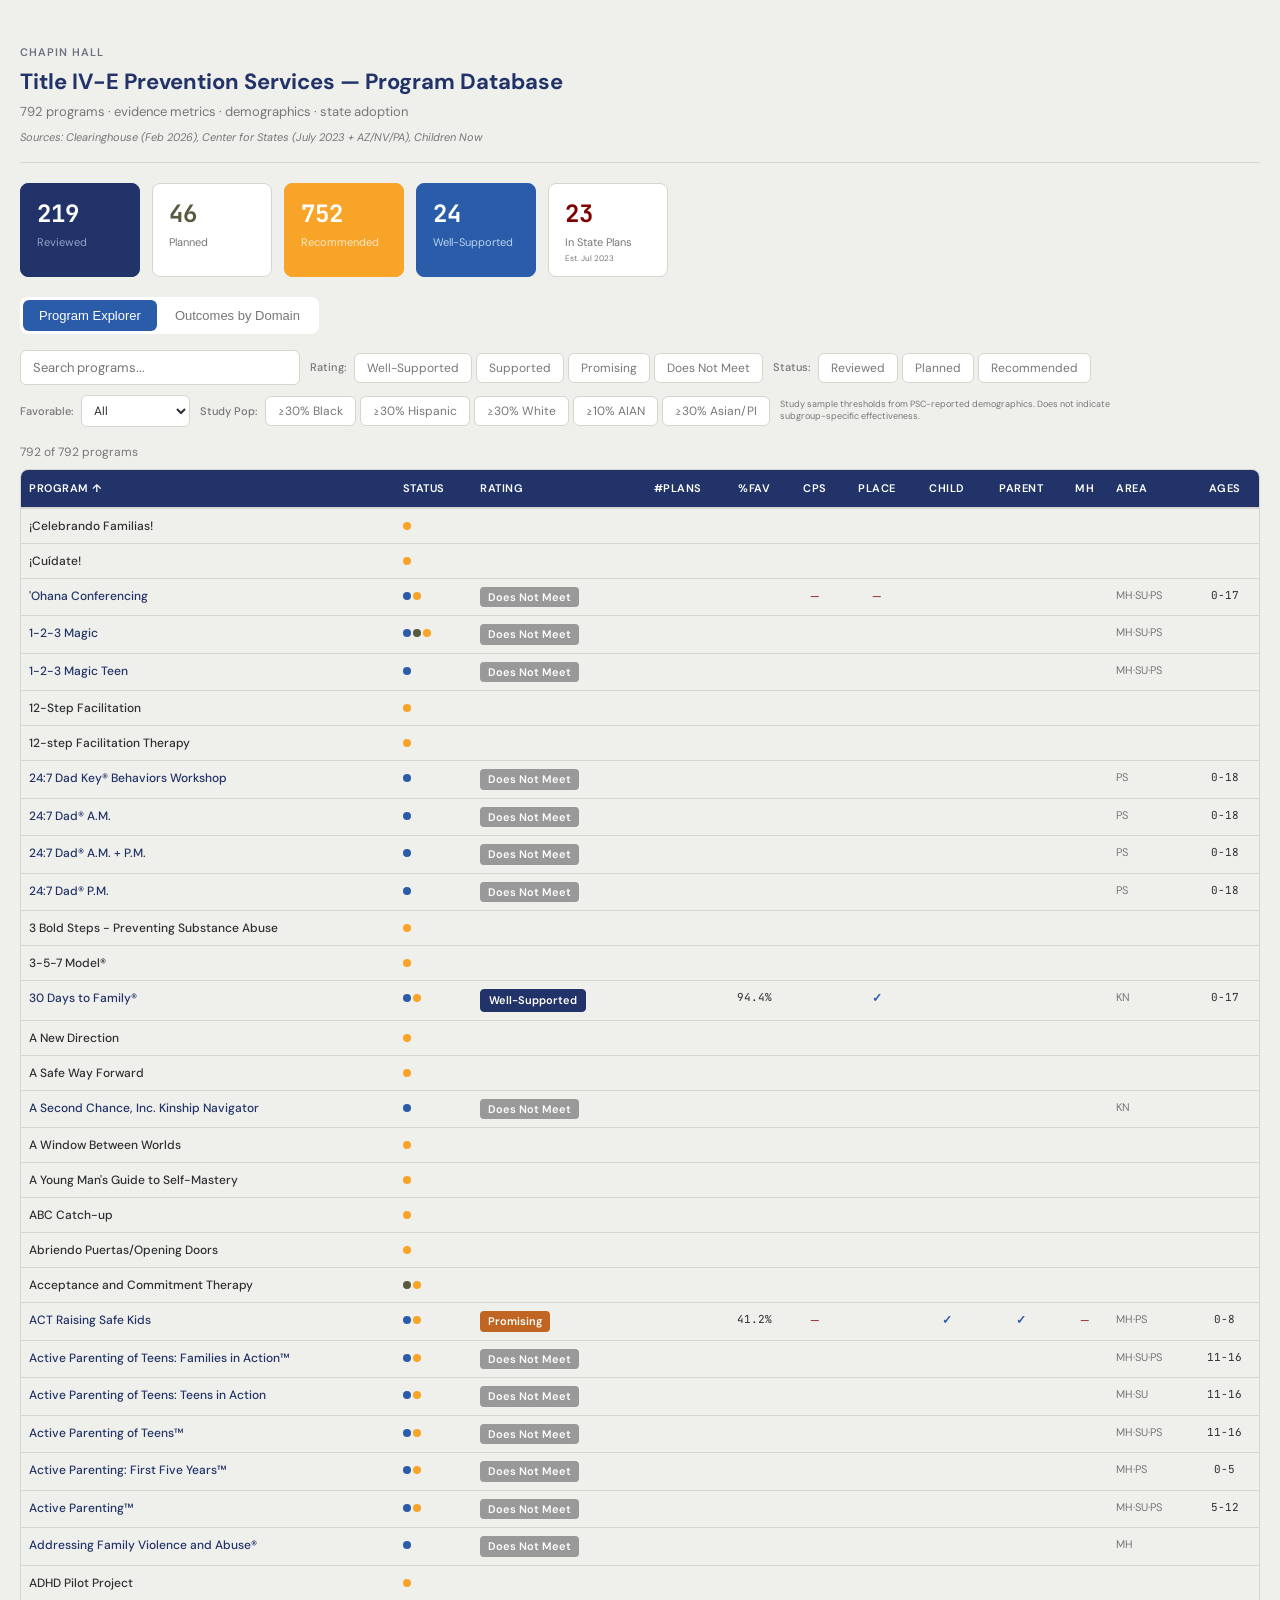
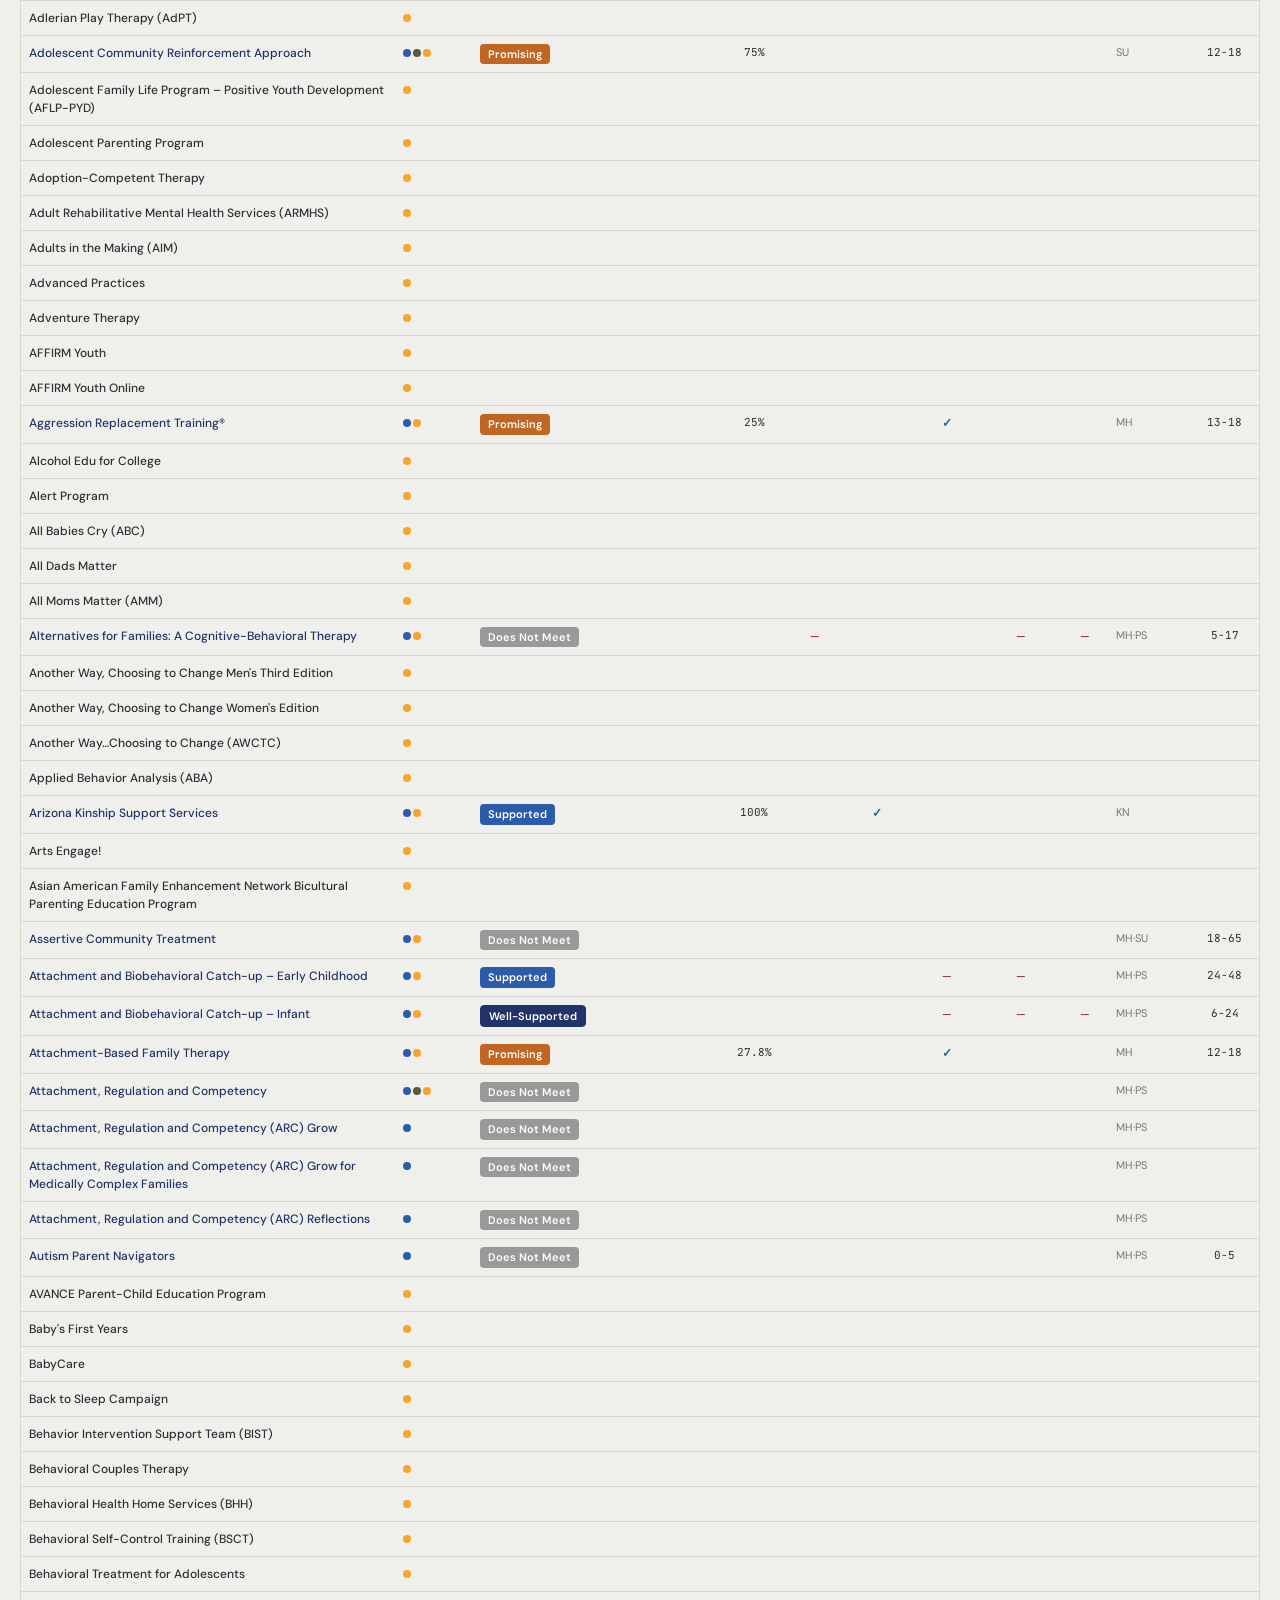
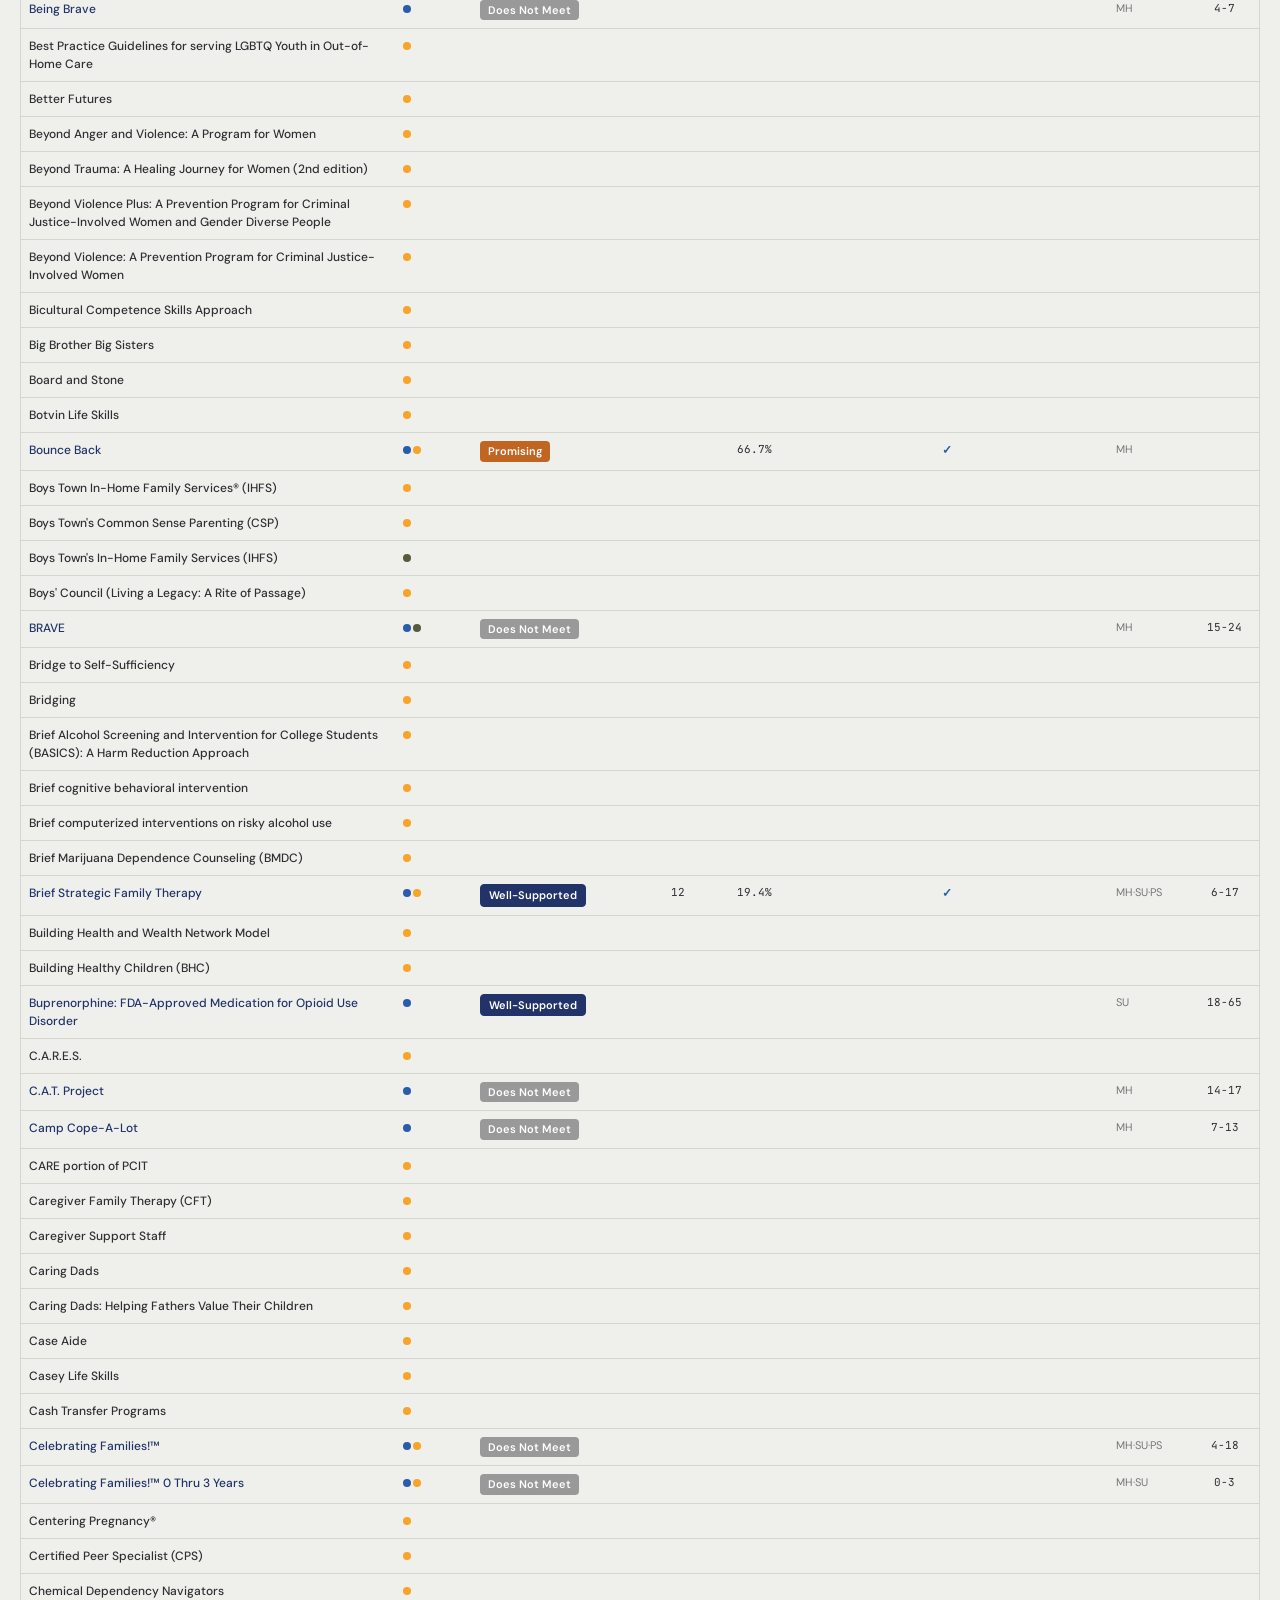
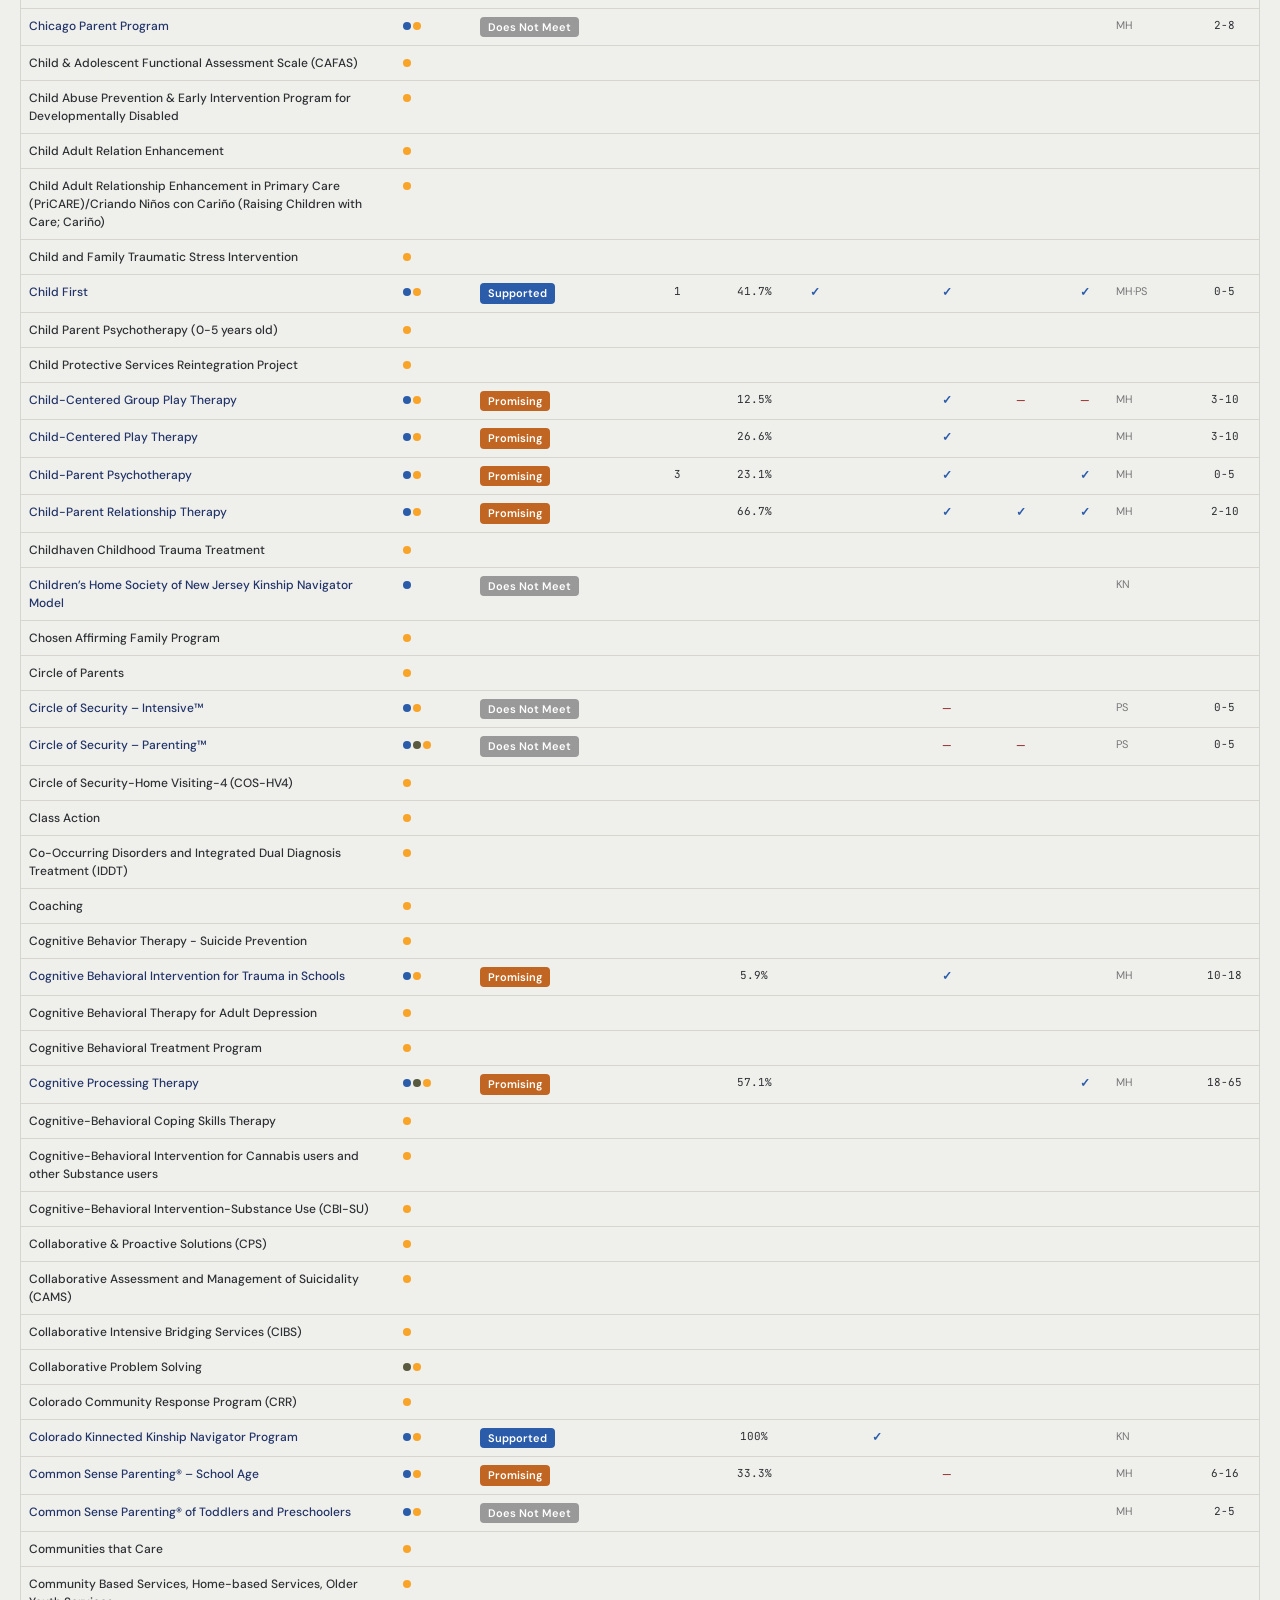
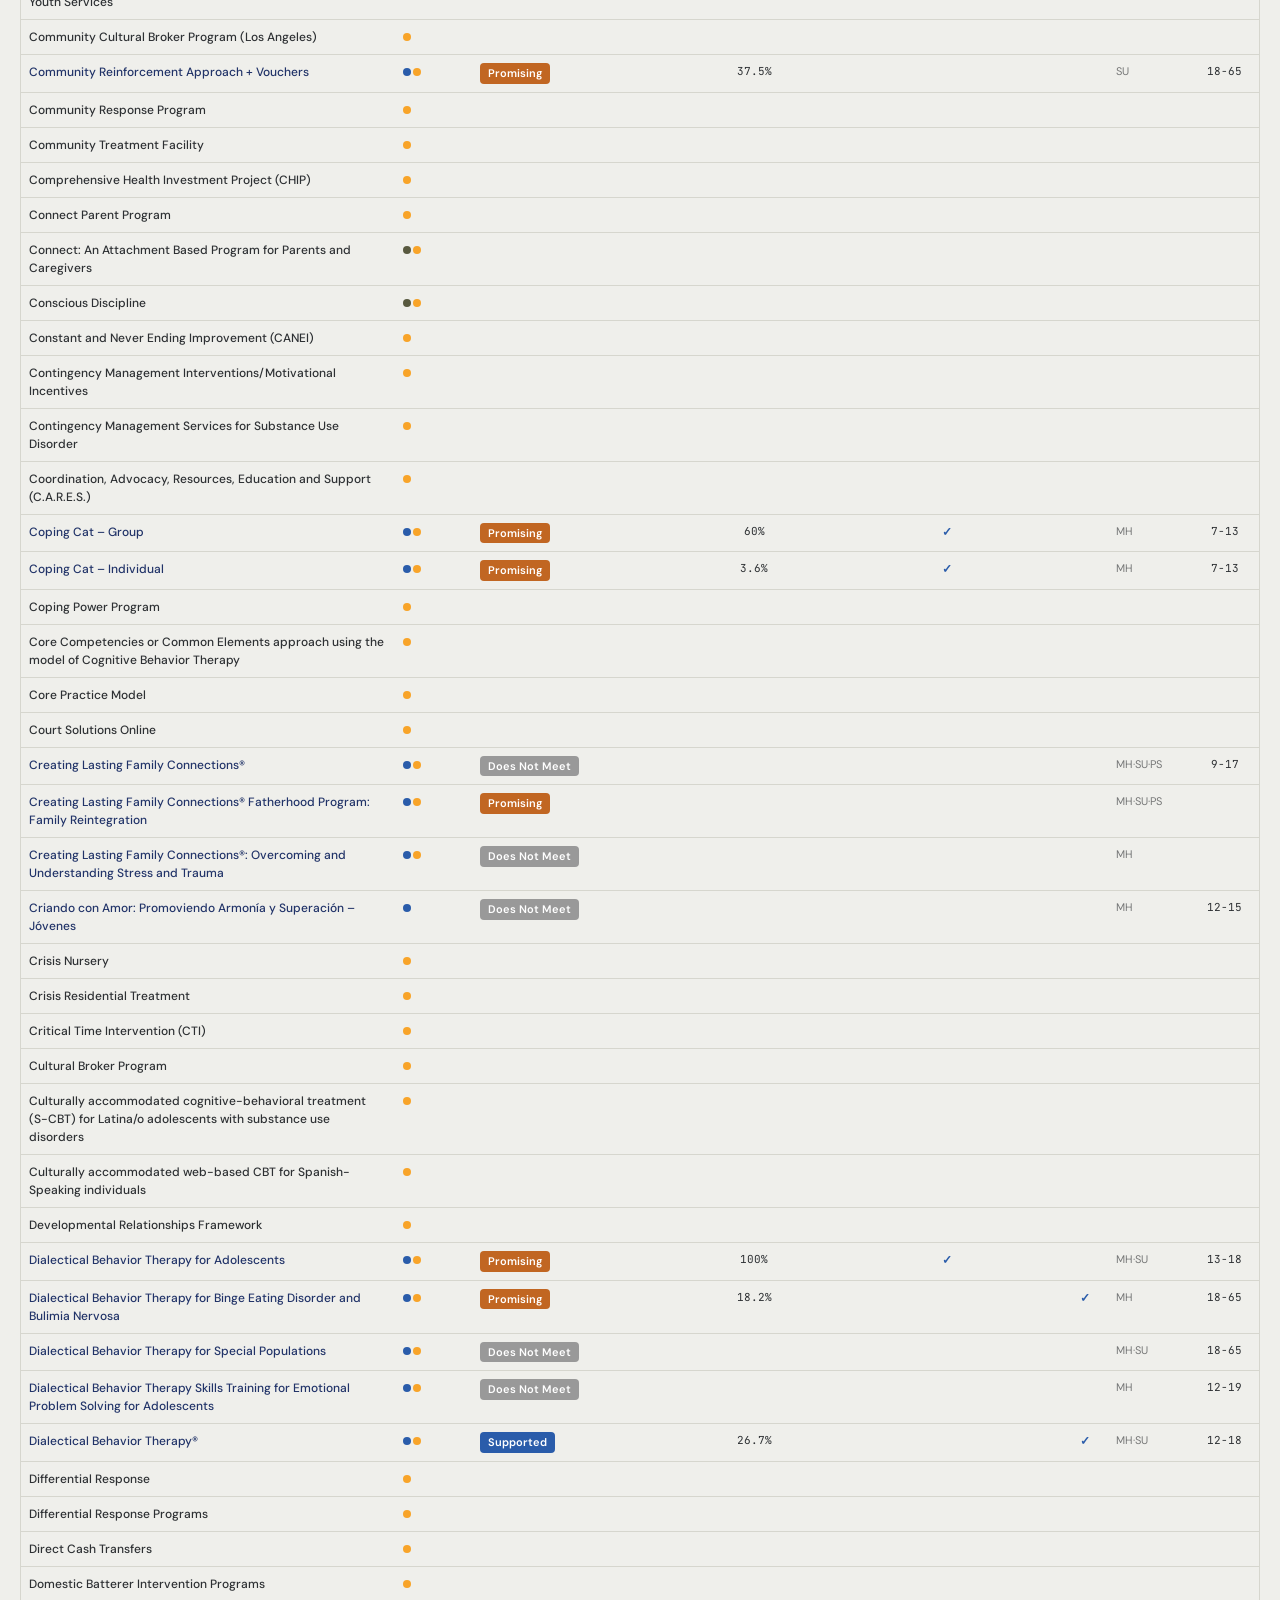
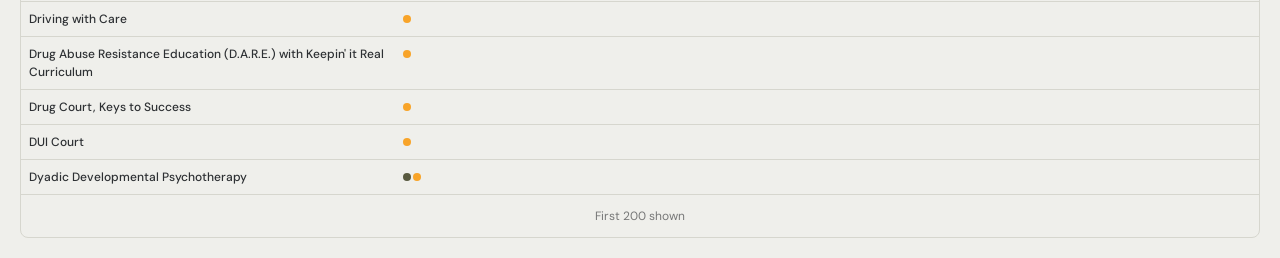
<file: clearinghouse_ebps.html>
<!DOCTYPE html>
<html lang="en">
<head>
<meta charset="utf-8">
<meta name="viewport" content="width=device-width, initial-scale=1">
<title>Title IV-E Prevention Services — Program Database</title>
<style>
@import url('https://fonts.googleapis.com/css2?family=DM+Sans:wght@400;500;600;700&family=JetBrains+Mono:wght@400;500&display=swap');
*{margin:0;padding:0;box-sizing:border-box}
:root{--bg:#EFEFEB;--sf:#FFFFFF;--sf2:#F0EDE8;--bd:#D6D6CE;--tx:#2D3033;--td:#767777;--ac:#213368;--gn:#2A5CAA;--gd:#E8EEF7;--yl:#F8A429;--yd:#FEF4E4;--bl:#009CDE;--bld:#E4F5FC;--pk:#800000;--pd:#F5E8E8;--pr:#58593F;--prd:#EEEEE8}
body{font-family:'DM Sans',sans-serif;background:var(--bg);color:var(--tx);line-height:1.5}
.app{max-width:1600px;margin:0 auto;padding:20px}
.hdr{padding:24px 0 16px;border-bottom:1px solid var(--bd);margin-bottom:20px}
.hdr h1{font-size:22px;font-weight:700;color:#213368;margin-bottom:4px}
.hdr .sub{font-size:13px;color:var(--td)}.hdr .src{font-size:11px;color:var(--td);margin-top:8px;font-style:italic}
.sbar{display:flex;gap:12px;margin-bottom:20px;flex-wrap:wrap}
.sc{background:var(--sf);border:1px solid var(--bd);border-radius:8px;padding:12px 16px;min-width:120px}
.sc .n{font-size:24px;font-weight:700;font-family:'JetBrains Mono',monospace}.sc .l{font-size:11px;color:var(--td);margin-top:2px}
.tabs{display:flex;gap:2px;margin-bottom:16px;background:var(--sf);border-radius:8px;padding:3px;width:fit-content}
.tab{padding:8px 16px;border-radius:6px;font-size:13px;font-weight:500;cursor:pointer;color:var(--td);transition:all .2s;border:none;background:none}
.tab:hover{color:var(--tx)}.tab.active{background:#2A5CAA;color:#fff}
.flt{display:flex;gap:10px;margin-bottom:16px;flex-wrap:wrap;align-items:center}
.sb{background:var(--sf);border:1px solid var(--bd);border-radius:6px;padding:8px 12px;color:var(--tx);font-size:13px;width:280px;font-family:'DM Sans',sans-serif}
.sb:focus{outline:none;border-color:var(--ac)}
.fb{background:var(--sf);border:1px solid var(--bd);border-radius:6px;padding:6px 12px;color:var(--td);font-size:12px;cursor:pointer;font-family:'DM Sans',sans-serif;transition:all .15s}
.fb:hover{border-color:var(--ac);color:var(--tx)}.fb.a{background:#213368;border-color:#213368;color:#fff}
.fg{display:flex;gap:4px;align-items:center}.fl{font-size:11px;color:var(--td);margin-right:4px;font-weight:500}
.clr{background:none;border:none;color:#800000;font-size:12px;cursor:pointer;padding:6px 8px}
.tc{overflow-x:auto;border-radius:8px;border:1px solid var(--bd)}
table{width:100%;border-collapse:collapse;font-size:12px}
thead th{background:#213368;color:#fff !important;padding:10px 8px;text-align:left;font-weight:600;font-size:11px;color:var(--td);text-transform:uppercase;letter-spacing:.5px;position:sticky;top:0;z-index:10;cursor:pointer;white-space:nowrap;border-bottom:2px solid var(--bd)}
thead th:hover{color:#F8A429}
tbody tr{border-bottom:1px solid var(--bd);transition:background .1s;cursor:pointer}
tbody tr:hover{background:#ECEAE6}tbody td{padding:8px;vertical-align:top}
td.nm{font-weight:500;max-width:280px}td.nm a{color:#213368;text-decoration:none}td.nm a:hover{text-decoration:underline}
td.c{text-align:center}td.m{font-family:'JetBrains Mono',monospace;font-size:11px}
.b{display:inline-block;padding:2px 8px;border-radius:4px;font-size:11px;font-weight:600;white-space:nowrap}
.bw{background:#213368;color:#fff;border:1px solid #213368}.bs{background:#2A5CAA;color:#fff}.bp{background:#C16622;color:#fff}.bd{background:#999;color:#fff}
.fy{color:#2A5CAA;font-weight:600}.fn{color:#800000;font-size:11px}
.dt{width:8px;height:8px;border-radius:50%;display:inline-block;margin-right:2px}.dr{background:#2A5CAA}.dp{background:#58593F}.dy{background:#F8A429}
.ov{position:fixed;top:0;left:0;right:0;bottom:0;background:rgba(33,51,104,.3);z-index:100;display:flex;justify-content:flex-end}
.pnl{width:700px;max-width:90vw;background:var(--bg);height:100vh;overflow-y:auto;padding:24px;border-left:1px solid var(--bd)}
.pcl{background:none;border:none;color:var(--td);font-size:20px;cursor:pointer;float:right;padding:4px 8px}.pcl:hover{color:var(--tx)}
.pn{font-size:20px;font-weight:700;margin-bottom:4px;padding-right:40px}
.ps{margin-top:20px}.ps h3{font-size:13px;font-weight:600;color:#213368;text-transform:uppercase;letter-spacing:.5px;margin-bottom:8px;padding-bottom:4px;border-bottom:1px solid var(--bd)}
.pg{display:grid;grid-template-columns:1fr 1fr;gap:8px}.pi .pl{font-size:11px;color:var(--td)}.pi .pv{font-size:13px;font-weight:500}
.or{display:flex;align-items:center;gap:8px;margin-bottom:6px;font-size:12px}
.ol{width:200px;min-width:200px;font-size:11px;color:var(--td)}
.ob{flex:1;height:18px;background:var(--sf2);border-radius:3px;display:flex;overflow:hidden}
.ob .gf{background:#2A5CAA}.ob .gn{background:#D6D6CE}.ob .gu{background:#800000}
.oc{font-family:'JetBrains Mono',monospace;font-size:10px;min-width:100px;color:var(--td)}
.oe{font-family:'JetBrains Mono',monospace;font-size:11px;min-width:50px;text-align:right}
.dmc{margin-bottom:6px}.dml{font-size:11px;color:var(--td);display:flex;justify-content:space-between;margin-bottom:2px}
.dmb{height:12px;background:var(--sf2);border-radius:2px;overflow:hidden}.dmf{height:100%;border-radius:2px}
.ri{font-size:12px;color:var(--td);margin-bottom:8px}
.cd{background:var(--sf);border:1px solid var(--bd);border-radius:8px;margin-bottom:12px;overflow:hidden}
.cdh{padding:12px 16px;border-bottom:1px solid var(--bd);display:flex;justify-content:space-between;align-items:center;cursor:pointer}
.cdh:hover{background:#ECEAE6}.cdt{font-size:14px;font-weight:600}
.cds{font-size:12px;color:var(--td);display:flex;gap:16px}.cds span{font-family:'JetBrains Mono',monospace}
.cr{display:flex;align-items:center;padding:8px 16px;border-bottom:1px solid var(--bd);font-size:12px;cursor:pointer;transition:background .1s}
.cr:hover{background:var(--sf2)}.cr:last-child{border-bottom:none}
.cn{width:260px;min-width:260px;font-weight:500}.crt{width:120px;min-width:120px}
.cb2{flex:1;display:flex;align-items:center;gap:8px}
.cm{flex:1;height:14px;background:var(--sf2);border-radius:2px;display:flex;overflow:hidden;max-width:300px}
.cm .gf{background:#2A5CAA}.cm .gn{background:#D6D6CE}.cm .gu{background:#800000}
.ce{font-family:'JetBrains Mono',monospace;font-size:11px;width:60px;text-align:right}
.cc{font-family:'JetBrains Mono',monospace;font-size:10px;color:var(--td);width:110px}
.cp{font-family:'JetBrains Mono',monospace;font-size:11px;width:50px;text-align:center;color:var(--td)}
.csb{display:flex;gap:20px;margin-bottom:20px;flex-wrap:wrap}
.csc{background:var(--sf);border:1px solid var(--bd);border-radius:8px;padding:16px;flex:1;min-width:200px}
.csc h4{font-size:11px;color:var(--td);text-transform:uppercase;letter-spacing:.5px;margin-bottom:8px}
.css2{display:flex;justify-content:space-between;font-size:12px;padding:3px 0;border-bottom:1px solid var(--bd)}
.css2:last-child{border-bottom:none}.css2 .v{font-family:'JetBrains Mono',monospace;font-weight:600}
.cfb{display:flex;gap:8px;margin-bottom:16px;flex-wrap:wrap;align-items:center}
@media(max-width:768px){.sbar{gap:8px}.sc{min-width:80px;padding:8px 12px}.sc .n{font-size:18px}.flt{flex-direction:column}.sb{width:100%}.pnl{width:100vw}.cn{width:180px;min-width:180px}}
</style>
</head>
<body>
<div class="app" id="app"></div>
<script>
const D={"programs":[{"Program Name":"'Ohana Conferencing","Clearinghouse Page":"https://preventionservices.acf.hhs.gov/programs/918/show","Reviewed":"Yes","Recommended for Review":"Yes","Rating":"Does Not Currently Meet Criteria","Date of Rating":"Jul 2025","Mental Health":"X","Substance Use":"X","In-Home Parent Skill-Based":"X","Age Min":0,"Age Max":17,"Study Populations":"Child welfare-involved","Study Pop: % Black/African American (Weighted Avg)":32.0,"Study Pop: Black/African American N Studies":1,"\u226530% Black/African American":"Yes","Study Pop: % Hispanic/Latino (Weighted Avg)":30.0,"Study Pop: Hispanic/Latino N Studies":1,"\u226530% Hispanic/Latino":"Yes","Study Pop: % White (Weighted Avg)":38.0,"Study Pop: White N Studies":1,"\u226530% White":"Yes","Study Design Quality":"1H / 0M / 2L","Outcome Domains Studied":2,"Domains with Favorable Findings":"0 of 2","Findings Scorecard":"0F / 0NE / 0U","Sustained Effects (>12mo)":"Tested (3 findings, 0 sig)","Favorable: CPS Reports/Maltreatment":"Studied, no favorable","Favorable: Out-of-Home Placement/Permanency":"Studied, no favorable"},{"Program Name":"24:7 Dad Key\u00ae Behaviors Workshop","Clearinghouse Page":"https://preventionservices.acf.hhs.gov/programs/727/show","Reviewed":"Yes","Rating":"Does Not Currently Meet Criteria","Date of Rating":"Jul 2025","In-Home Parent Skill-Based":"X","Age Min":0,"Age Max":18},{"Program Name":"24:7 Dad\u00ae A.M.","Clearinghouse Page":"https://preventionservices.acf.hhs.gov/programs/720/show","Reviewed":"Yes","Rating":"Does Not Currently Meet Criteria","Date of Rating":"Jul 2025","In-Home Parent Skill-Based":"X","Age Min":0,"Age Max":18,"Study Design Quality":"0H / 0M / 1L"},{"Program Name":"24:7 Dad\u00ae A.M. + P.M.","Clearinghouse Page":"https://preventionservices.acf.hhs.gov/programs/725/show","Reviewed":"Yes","Rating":"Does Not Currently Meet Criteria","Date of Rating":"Jul 2025","In-Home Parent Skill-Based":"X","Age Min":0,"Age Max":18},{"Program Name":"24:7 Dad\u00ae P.M.","Clearinghouse Page":"https://preventionservices.acf.hhs.gov/programs/726/show","Reviewed":"Yes","Rating":"Does Not Currently Meet Criteria","Date of Rating":"Jul 2025","In-Home Parent Skill-Based":"X","Age Min":0,"Age Max":18},{"Program Name":"30 Days to Family\u00ae","Clearinghouse Page":"https://preventionservices.acf.hhs.gov/programs/554/show","Reviewed":"Yes","Recommended for Review":"Yes","Rating":"Well-Supported","Date of Rating":"Mar 2024","Kinship Navigator":"X","Age Min":0,"Age Max":17,"Study Populations":"Disability; Foster care; Mental health","In Children Now Inventory":"Yes","Study Pop: % Black/African American (Weighted Avg)":49.2,"Study Pop: % Black/African American (Range)":"35.0\u201368.0%","Study Pop: Black/African American N Studies":2,"\u226530% Black/African American":"Yes","Study Pop: % White (Weighted Avg)":40.7,"Study Pop: % White (Range)":"27.0\u201351.0%","Study Pop: White N Studies":2,"\u226530% White":"Yes","Study Pop: % American Indian/Alaska Native (Weighted Avg)":0.0,"Study Pop: American Indian/Alaska Native N Studies":1,"Study Pop: % Asian/Pacific Islander (Weighted Avg)":0.1,"Study Pop: % Asian/Pacific Islander (Range)":"0.0\u20130.2%","Study Pop: Asian/Pacific Islander N Studies":2,"Study Design Quality":"0H / 2M / 0L","Outcome Domains Studied":1,"Domains with Favorable Findings":"1 of 1","Findings Scorecard":"17F / 1NE / 0U","% Findings Favorable":94.4,"Sustained Effects (>12mo)":"Yes (6 sig of 6)","Favorable: Out-of-Home Placement/Permanency":"Yes"},{"Program Name":"A Second Chance, Inc. Kinship Navigator","Clearinghouse Page":"https://preventionservices.acf.hhs.gov/programs/547/show","Reviewed":"Yes","Rating":"Does Not Currently Meet Criteria","Date of Rating":"Mar 2024","Kinship Navigator":"X","Study Design Quality":"0H / 0M / 1L"},{"Program Name":"ACT Raising Safe Kids","Clearinghouse Page":"https://preventionservices.acf.hhs.gov/programs/546/show","Reviewed":"Yes","Recommended for Review":"Yes","Rating":"Promising","Date of Rating":"Sep 2024","Mental Health":"X","In-Home Parent Skill-Based":"X","Age Min":0,"Age Max":8,"Study Populations":"Kinship/relative caregivers","In Children Now Inventory":"Yes","CA Counties/Tribes":"Alameda County; Butte County; Los Angeles County; Merced County; Placer County; San Bernardino County; San Diego County; Santa Clara County; Sonoma County; Ventura County","Study Pop: % Black/African American (Weighted Avg)":20.3,"Study Pop: % Black/African American (Range)":"9.0\u201332.0%","Study Pop: Black/African American N Studies":4,"\u226530% Black/African American":"Yes","Study Pop: % Hispanic/Latino (Weighted Avg)":51.0,"Study Pop: % Hispanic/Latino (Range)":"11.0\u201365.0%","Study Pop: Hispanic/Latino N Studies":3,"\u226530% Hispanic/Latino":"Yes","Study Pop: % White (Weighted Avg)":24.6,"Study Pop: % White (Range)":"16.0\u201366.0%","Study Pop: White N Studies":4,"\u226530% White":"Yes","Study Pop: % American Indian/Alaska Native (Weighted Avg)":0.8,"Study Pop: % American Indian/Alaska Native (Range)":"0.7\u20131.0%","Study Pop: American Indian/Alaska Native N Studies":2,"Study Pop: % Asian/Pacific Islander (Weighted Avg)":1.3,"Study Pop: % Asian/Pacific Islander (Range)":"0.4\u20132.0%","Study Pop: Asian/Pacific Islander N Studies":4,"Study Design Quality":"2H / 2M / 0L","Outcome Domains Studied":5,"Domains with Favorable Findings":"2 of 5","Findings Scorecard":"14F / 18NE / 2U","% Findings Favorable":41.2,"Sustained Effects (>12mo)":"Not tested","Favorable: CPS Reports/Maltreatment":"Studied, no favorable","Favorable: Child Behavioral/Emotional":"Yes","Favorable: Positive Parenting":"Yes","Favorable: Parent Mental Health":"Studied, no favorable","Favorable: Family Functioning":"Studied, no favorable"},{"Program Name":"Active Parenting of Teens: Families in Action\u2122","Clearinghouse Page":"https://preventionservices.acf.hhs.gov/programs/430/show","Reviewed":"Yes","Recommended for Review":"Yes","Rating":"Does Not Currently Meet Criteria","Date of Rating":"Dec 2022","Mental Health":"X","Substance Use":"X","In-Home Parent Skill-Based":"X","Age Min":11,"Age Max":16,"In Children Now Inventory":"Yes"},{"Program Name":"Active Parenting of Teens: Teens in Action","Clearinghouse Page":"https://preventionservices.acf.hhs.gov/programs/442/show","Reviewed":"Yes","Recommended for Review":"Yes","Rating":"Does Not Currently Meet Criteria","Date of Rating":"Dec 2022","Mental Health":"X","Substance Use":"X","Age Min":11,"Age Max":16,"In Children Now Inventory":"Yes"},{"Program Name":"Active Parenting of Teens\u2122","Clearinghouse Page":"https://preventionservices.acf.hhs.gov/programs/428/show","Reviewed":"Yes","Recommended for Review":"Yes","Rating":"Does Not Currently Meet Criteria","Date of Rating":"Dec 2022","Mental Health":"X","Substance Use":"X","In-Home Parent Skill-Based":"X","Age Min":11,"Age Max":16,"In Children Now Inventory":"Yes","Study Design Quality":"0H / 0M / 1L"},{"Program Name":"Active Parenting: First Five Years\u2122","Clearinghouse Page":"https://preventionservices.acf.hhs.gov/programs/429/show","Reviewed":"Yes","Recommended for Review":"Yes","Rating":"Does Not Currently Meet Criteria","Date of Rating":"Dec 2022","Mental Health":"X","In-Home Parent Skill-Based":"X","Age Min":0,"Age Max":5,"In Children Now Inventory":"Yes"},{"Program Name":"Active Parenting\u2122","Clearinghouse Page":"https://preventionservices.acf.hhs.gov/programs/427/show","Reviewed":"Yes","Recommended for Review":"Yes","Rating":"Does Not Currently Meet Criteria","Date of Rating":"Dec 2022","Mental Health":"X","Substance Use":"X","In-Home Parent Skill-Based":"X","Age Min":5,"Age Max":12,"In Children Now Inventory":"Yes"},{"Program Name":"Addressing Family Violence and Abuse\u00ae","Clearinghouse Page":"https://preventionservices.acf.hhs.gov/programs/549/show","Reviewed":"Yes","Rating":"Does Not Currently Meet Criteria","Date of Rating":"Mar 2024","Mental Health":"X"},{"Program Name":"Adolescent Community Reinforcement Approach","Clearinghouse Page":"https://preventionservices.acf.hhs.gov/programs/186/show","Reviewed":"Yes","Recommended for Review":"Yes","Planned for Review":"Yes","Rating":"Promising","Date of Rating":"Dec 2020","Substance Use":"X","Age Min":12,"Age Max":18,"Study Populations":"Mental health; Substance use","In Children Now Inventory":"Yes","CA Counties/Tribes":"Alameda County; Fresno County; Humboldt County; Inyo County; Los Angeles County; Marin County; Orange County; Riverside County; San Bernardino County; San Diego County; San Francisco County; Santa Barbara County","Study Pop: % Black/African American (Weighted Avg)":6.0,"Study Pop: Black/African American N Studies":1,"Study Pop: % Hispanic/Latino (Weighted Avg)":14.0,"Study Pop: Hispanic/Latino N Studies":1,"Study Pop: % White (Weighted Avg)":79.0,"Study Pop: White N Studies":1,"\u226530% White":"Yes","Study Pop: % Asian/Pacific Islander (Weighted Avg)":1.0,"Study Pop: Asian/Pacific Islander N Studies":1,"Study Design Quality":"0H / 1M / 1L","Outcome Domains Studied":1,"Domains with Favorable Findings":"1 of 1","Findings Scorecard":"3F / 1NE / 0U","% Findings Favorable":75.0,"Sustained Effects (>12mo)":"Not tested","Favorable: Child Substance Use":"Yes"},{"Program Name":"Aggression Replacement Training\u00ae","Clearinghouse Page":"https://preventionservices.acf.hhs.gov/programs/288/show","Reviewed":"Yes","Recommended for Review":"Yes","Rating":"Promising","Date of Rating":"Oct 2021","Mental Health":"X","Age Min":13,"Age Max":18,"In Children Now Inventory":"Yes","CA Counties/Tribes":"Amador County; Butte County; Humboldt County; Los Angeles County; Nevada County; Riverside County; San Bernardino County; San Joaquin County; Santa Cruz County; Shasta County; Sonoma County; Stanislaus County","Study Design Quality":"0H / 1M / 0L","Outcome Domains Studied":1,"Domains with Favorable Findings":"1 of 1","Findings Scorecard":"1F / 3NE / 0U","% Findings Favorable":25.0,"Sustained Effects (>12mo)":"Not tested","Favorable: Child Behavioral/Emotional":"Yes"},{"Program Name":"Alternatives for Families: A Cognitive-Behavioral Therapy","Clearinghouse Page":"https://preventionservices.acf.hhs.gov/programs/271/show","Reviewed":"Yes","Recommended for Review":"Yes","Rating":"Does Not Currently Meet Criteria","Date of Rating":"Aug 2021","Mental Health":"X","In-Home Parent Skill-Based":"X","Age Min":5,"Age Max":17,"Study Design Quality":"0H / 1M / 0L","Outcome Domains Studied":5,"Domains with Favorable Findings":"0 of 5","Findings Scorecard":"0F / 17NE / 0U","% Findings Favorable":0.0,"Sustained Effects (>12mo)":"Not tested","Favorable: CPS Reports/Maltreatment":"Studied, no favorable","Favorable: Positive Parenting":"Studied, no favorable","Favorable: Parent Mental Health":"Studied, no favorable","Favorable: Family Functioning":"Studied, no favorable"},{"Program Name":"Arizona Kinship Support Services","Clearinghouse Page":"https://preventionservices.acf.hhs.gov/programs/357/show","Reviewed":"Yes","Recommended for Review":"Yes","Rating":"Supported","Date of Rating":"Sep 2022","Kinship Navigator":"X","Study Pop: % Hispanic/Latino (Weighted Avg)":32.0,"Study Pop: Hispanic/Latino N Studies":1,"\u226530% Hispanic/Latino":"Yes","Study Pop: % White (Weighted Avg)":32.0,"Study Pop: White N Studies":1,"\u226530% White":"Yes","Study Design Quality":"0H / 1M / 0L","Outcome Domains Studied":2,"Domains with Favorable Findings":"2 of 2","Findings Scorecard":"2F / 0NE / 0U","% Findings Favorable":100.0,"Sustained Effects (>12mo)":"Not tested","Favorable: Out-of-Home Placement/Permanency":"Yes"},{"Program Name":"Assertive Community Treatment","Clearinghouse Page":"https://preventionservices.acf.hhs.gov/programs/445/show","Reviewed":"Yes","Recommended for Review":"Yes","Rating":"Does Not Currently Meet Criteria","Date of Rating":"Apr 2023","Mental Health":"X","Substance Use":"X","Age Min":18,"Age Max":65,"Study Populations":"Substance use","In Children Now Inventory":"Yes","CA Counties/Tribes":"Fresno County; Humboldt County; Orange County; San Bernardino County; San Diego County; San Francisco County; Sonoma County; Yolo County","Study Pop: % Black/African American (Weighted Avg)":14.0,"Study Pop: Black/African American N Studies":1,"Study Pop: % Hispanic/Latino (Weighted Avg)":3.0,"Study Pop: Hispanic/Latino N Studies":1,"Study Pop: % White (Weighted Avg)":78.0,"Study Pop: White N Studies":1,"\u226530% White":"Yes","Study Pop: % American Indian/Alaska Native (Weighted Avg)":2.0,"Study Pop: American Indian/Alaska Native N Studies":1,"Study Pop: % Asian/Pacific Islander (Weighted Avg)":4.0,"Study Pop: Asian/Pacific Islander N Studies":1,"Study Design Quality":"0H / 1M / 2L","Outcome Domains Studied":1,"Domains with Favorable Findings":"0 of 1","Findings Scorecard":"0F / 2NE / 0U","% Findings Favorable":0.0,"Sustained Effects (>12mo)":"Not tested"},{"Program Name":"Attachment and Biobehavioral Catch-up \u2013 Early Childhood","Clearinghouse Page":"https://preventionservices.acf.hhs.gov/programs/126/show","Reviewed":"Yes","Recommended for Review":"Yes","Rating":"Supported","Date of Rating":"Mar 2025","Mental Health":"X","In-Home Parent Skill-Based":"X","Age Min":24,"Age Max":48,"Study Populations":"Domestic violence; Foster care; Mental health; Substance use","Study Pop: % Black/African American (Weighted Avg)":56.0,"Study Pop: Black/African American N Studies":1,"\u226530% Black/African American":"Yes","Study Pop: % Hispanic/Latino (Weighted Avg)":5.0,"Study Pop: Hispanic/Latino N Studies":1,"Study Pop: % White (Weighted Avg)":26.0,"Study Pop: White N Studies":1,"Study Pop: % Asian/Pacific Islander (Weighted Avg)":1.0,"Study Pop: Asian/Pacific Islander N Studies":1,"Study Design Quality":"1H / 0M / 0L","Outcome Domains Studied":3,"Domains with Favorable Findings":"0 of 3","Findings Scorecard":"0F / 0NE / 0U","Sustained Effects (>12mo)":"Yes (2 sig of 4)","Favorable: Child Behavioral/Emotional":"Studied, no favorable","Favorable: Child Cognitive/Educational":"Studied, no favorable","Favorable: Positive Parenting":"Studied, no favorable"},{"Program Name":"Attachment and Biobehavioral Catch-up \u2013 Infant","Clearinghouse Page":"https://preventionservices.acf.hhs.gov/programs/125/show","Reviewed":"Yes","Recommended for Review":"Yes","Rating":"Well-Supported","Date of Rating":"Mar 2025","Mental Health":"X","In-Home Parent Skill-Based":"X","Age Min":6,"Age Max":24,"Study Populations":"Child welfare-involved; Foster care","Study Pop: % Black/African American (Weighted Avg)":61.8,"Study Pop: % Black/African American (Range)":"59.0\u201364.0%","Study Pop: Black/African American N Studies":3,"\u226530% Black/African American":"Yes","Study Pop: % Hispanic/Latino (Weighted Avg)":8.5,"Study Pop: % Hispanic/Latino (Range)":"6.0\u201314.0%","Study Pop: Hispanic/Latino N Studies":3,"Study Pop: % White (Weighted Avg)":18.1,"Study Pop: % White (Range)":"1.0\u201328.0%","Study Pop: White N Studies":3,"Study Pop: % American Indian/Alaska Native (Weighted Avg)":1.0,"Study Pop: American Indian/Alaska Native N Studies":1,"Study Pop: % Asian/Pacific Islander (Weighted Avg)":1.0,"Study Pop: % Asian/Pacific Islander (Range)":"1.0\u20131.0%","Study Pop: Asian/Pacific Islander N Studies":2,"Study Design Quality":"2H / 1M / 2L","Outcome Domains Studied":4,"Domains with Favorable Findings":"0 of 4","Findings Scorecard":"0F / 0NE / 0U","Sustained Effects (>12mo)":"Yes (6 sig of 11)","Favorable: Child Behavioral/Emotional":"Studied, no favorable","Favorable: Positive Parenting":"Studied, no favorable","Favorable: Parent Mental Health":"Studied, no favorable","Favorable: Family Functioning":"Studied, no favorable"},{"Program Name":"Attachment-Based Family Therapy","Clearinghouse Page":"https://preventionservices.acf.hhs.gov/programs/458/show","Reviewed":"Yes","Recommended for Review":"Yes","Rating":"Promising","Date of Rating":"Jul 2023","Mental Health":"X","Age Min":12,"Age Max":18,"Study Populations":"Mental health","In Children Now Inventory":"Yes","CA Counties/Tribes":"San Diego County; Yolo County","Study Pop: % Black/African American (Weighted Avg)":72.7,"Study Pop: % Black/African American (Range)":"69.0\u201374.0%","Study Pop: Black/African American N Studies":2,"\u226530% Black/African American":"Yes","Study Pop: % White (Weighted Avg)":31.0,"Study Pop: White N Studies":1,"\u226530% White":"Yes","Study Design Quality":"2H / 0M / 2L","Outcome Domains Studied":2,"Domains with Favorable Findings":"1 of 2","Findings Scorecard":"5F / 13NE / 0U","% Findings Favorable":27.8,"Sustained Effects (>12mo)":"Not tested","Favorable: Child Behavioral/Emotional":"Yes","Favorable: Family Functioning":"Studied, no favorable"},{"Program Name":"Autism Parent Navigators","Clearinghouse Page":"https://preventionservices.acf.hhs.gov/programs/518/show","Reviewed":"Yes","Rating":"Does Not Currently Meet Criteria","Date of Rating":"Nov 2023","Mental Health":"X","In-Home Parent Skill-Based":"X","Age Min":0,"Age Max":5},{"Program Name":"Being Brave","Clearinghouse Page":"https://preventionservices.acf.hhs.gov/programs/354/show","Reviewed":"Yes","Rating":"Does Not Currently Meet Criteria","Date of Rating":"May 2022","Mental Health":"X","Age Min":4,"Age Max":7,"In Children Now Inventory":"Yes","Study Design Quality":"0H / 0M / 1L"},{"Program Name":"Bounce Back","Clearinghouse Page":"https://preventionservices.acf.hhs.gov/programs/335/show","Reviewed":"Yes","Recommended for Review":"Yes","Rating":"Promising","Date of Rating":"Sep 2022","Mental Health":"X","In Children Now Inventory":"Yes","Study Pop: % Black/African American (Weighted Avg)":18.0,"Study Pop: Black/African American N Studies":1,"Study Pop: % Hispanic/Latino (Weighted Avg)":49.0,"Study Pop: Hispanic/Latino N Studies":1,"\u226530% Hispanic/Latino":"Yes","Study Pop: % White (Weighted Avg)":19.6,"Study Pop: % White (Range)":"18.0\u201327.0%","Study Pop: White N Studies":2,"Study Pop: % Asian/Pacific Islander (Weighted Avg)":1.0,"Study Pop: Asian/Pacific Islander N Studies":1,"Study Design Quality":"1H / 1M / 1L","Outcome Domains Studied":2,"Domains with Favorable Findings":"2 of 2","Findings Scorecard":"10F / 5NE / 0U","% Findings Favorable":66.7,"Sustained Effects (>12mo)":"Not tested","Favorable: Child Behavioral/Emotional":"Yes"},{"Program Name":"BRAVE","Clearinghouse Page":"https://preventionservices.acf.hhs.gov/programs/404/show","Reviewed":"Yes","Planned for Review":"Yes","Re-Review Planned":"Yes","Rating":"Does Not Currently Meet Criteria","Date of Rating":"May 2022","Mental Health":"X","Age Min":15,"Age Max":24,"In Children Now Inventory":"Yes","Study Design Quality":"0H / 0M / 1L"},{"Program Name":"Brief Strategic Family Therapy","Clearinghouse Page":"https://preventionservices.acf.hhs.gov/programs/123/show","Reviewed":"Yes","Recommended for Review":"Yes","Rating":"Well-Supported","Date of Rating":"Mar 2020","Mental Health":"X","Substance Use":"X","In-Home Parent Skill-Based":"X","Age Min":6,"Age Max":17,"Study Populations":"Substance use","In Children Now Inventory":"Yes","CA Counties/Tribes":"Los Angeles County","Study Pop: % Black/African American (Weighted Avg)":23.0,"Study Pop: Black/African American N Studies":1,"Study Pop: % Hispanic/Latino (Weighted Avg)":44.0,"Study Pop: Hispanic/Latino N Studies":1,"\u226530% Hispanic/Latino":"Yes","Study Pop: % White (Weighted Avg)":31.0,"Study Pop: White N Studies":1,"\u226530% White":"Yes","Study Design Quality":"1H / 1M / 3L","Outcome Domains Studied":5,"Domains with Favorable Findings":"4 of 5","Findings Scorecard":"7F / 28NE / 1U","% Findings Favorable":19.4,"Sustained Effects (>12mo)":"Yes (5 sig of 6)","Favorable: Child Behavioral/Emotional":"Yes","Favorable: Child Substance Use":"Studied, no favorable","Favorable: Child Delinquency":"Yes","Favorable: Parent Substance Use":"Yes","Favorable: Family Functioning":"Yes","States with Approved Plans":"CA, CT, FL, GA, ID, MA, MI, MO, ND, NY, SC, TN","# State Plans":12},{"Program Name":"Buprenorphine: FDA-Approved Medication for Opioid Use Disorder","Clearinghouse Page":"https://preventionservices.acf.hhs.gov/programs/964/show","Reviewed":"Yes","Rating":"Well-Supported","Date of Rating":"Feb 2026","Substance Use":"X","Age Min":18,"Age Max":65,"Study Pop: % Black/African American (Weighted Avg)":9.0,"Study Pop: % Black/African American (Range)":"9.0\u20139.0%","Study Pop: Black/African American N Studies":2,"Study Pop: % Hispanic/Latino (Weighted Avg)":11.0,"Study Pop: Hispanic/Latino N Studies":1,"Study Pop: % White (Weighted Avg)":73.0,"Study Pop: % White (Range)":"73.0\u201388.0%","Study Pop: White N Studies":2,"\u226530% White":"Yes","Study Design Quality":"0H / 2M / 0L","Outcome Domains Studied":4,"Domains with Favorable Findings":"0 of 4","Findings Scorecard":"0F / 0NE / 0U","Sustained Effects (>12mo)":"Yes (9 sig of 32)","Favorable: Parent Substance Use":"Studied, no favorable"},{"Program Name":"C.A.T. Project","Clearinghouse Page":"https://preventionservices.acf.hhs.gov/programs/356/show","Reviewed":"Yes","Rating":"Does Not Currently Meet Criteria","Date of Rating":"May 2022","Mental Health":"X","Age Min":14,"Age Max":17,"In Children Now Inventory":"Yes","CA Counties/Tribes":"Imperial County; Los Angeles County"},{"Program Name":"Camp Cope-A-Lot","Clearinghouse Page":"https://preventionservices.acf.hhs.gov/programs/324/show","Reviewed":"Yes","Rating":"Does Not Currently Meet Criteria","Date of Rating":"May 2022","Mental Health":"X","Age Min":7,"Age Max":13,"In Children Now Inventory":"Yes","Study Design Quality":"0H / 0M / 1L"},{"Program Name":"Celebrating Families!\u2122","Clearinghouse Page":"https://preventionservices.acf.hhs.gov/programs/426/show","Reviewed":"Yes","Recommended for Review":"Yes","Rating":"Does Not Currently Meet Criteria","Date of Rating":"Nov 2023","Mental Health":"X","Substance Use":"X","In-Home Parent Skill-Based":"X","Age Min":4,"Age Max":18,"In Children Now Inventory":"Yes","CA Counties/Tribes":"Alameda County; Fresno County; Kings County; Los Angeles County; Mendocino County; Sacramento County; San Luis Obispo County; Santa Clara County; Santa Cruz County; Tribe"},{"Program Name":"Celebrating Families!\u2122 0 Thru 3 Years","Clearinghouse Page":"https://preventionservices.acf.hhs.gov/programs/491/show","Reviewed":"Yes","Recommended for Review":"Yes","Rating":"Does Not Currently Meet Criteria","Date of Rating":"Nov 2023","Mental Health":"X","Substance Use":"X","Age Min":0,"Age Max":3,"In Children Now Inventory":"Yes"},{"Program Name":"Chicago Parent Program","Clearinghouse Page":"https://preventionservices.acf.hhs.gov/programs/362/show","Reviewed":"Yes","Recommended for Review":"Yes","Rating":"Does Not Currently Meet Criteria","Date of Rating":"Jun 2022","Mental Health":"X","Age Min":2,"Age Max":8,"In Children Now Inventory":"Yes","Study Design Quality":"0H / 0M / 1L"},{"Program Name":"Child First","Clearinghouse Page":"https://preventionservices.acf.hhs.gov/programs/264/show","Reviewed":"Yes","Recommended for Review":"Yes","Rating":"Supported","Date of Rating":"May 2021","Mental Health":"X","In-Home Parent Skill-Based":"X","Age Min":0,"Age Max":5,"Study Populations":"Child welfare-involved","In Children Now Inventory":"Yes","Study Pop: % Black/African American (Weighted Avg)":44.0,"Study Pop: Black/African American N Studies":1,"\u226530% Black/African American":"Yes","Study Pop: % Hispanic/Latino (Weighted Avg)":44.0,"Study Pop: Hispanic/Latino N Studies":1,"\u226530% Hispanic/Latino":"Yes","Study Pop: % White (Weighted Avg)":8.0,"Study Pop: White N Studies":1,"Study Design Quality":"1H / 0M / 0L","Outcome Domains Studied":5,"Domains with Favorable Findings":"5 of 5","Findings Scorecard":"10F / 14NE / 0U","% Findings Favorable":41.7,"Sustained Effects (>12mo)":"Yes (1 sig of 2)","Favorable: CPS Reports/Maltreatment":"Yes","Favorable: Child Behavioral/Emotional":"Yes","Favorable: Child Cognitive/Educational":"Yes","Favorable: Parent Mental Health":"Yes","Favorable: Family Functioning":"Yes","States with Approved Plans":"CO","# State Plans":1},{"Program Name":"Child-Centered Group Play Therapy","Clearinghouse Page":"https://preventionservices.acf.hhs.gov/programs/364/show","Reviewed":"Yes","Recommended for Review":"Yes","Rating":"Promising","Date of Rating":"Jul 2023","Mental Health":"X","Age Min":3,"Age Max":10,"In Children Now Inventory":"Yes","Study Pop: % Black/African American (Weighted Avg)":35.0,"Study Pop: % Black/African American (Range)":"23.0\u201345.0%","Study Pop: Black/African American N Studies":2,"\u226530% Black/African American":"Yes","Study Pop: % Hispanic/Latino (Weighted Avg)":29.8,"Study Pop: % Hispanic/Latino (Range)":"18.0\u201344.0%","Study Pop: Hispanic/Latino N Studies":2,"\u226530% Hispanic/Latino":"Yes","Study Pop: % White (Weighted Avg)":35.7,"Study Pop: % White (Range)":"33.0\u201338.0%","Study Pop: White N Studies":2,"\u226530% White":"Yes","Study Pop: % Asian/Pacific Islander (Weighted Avg)":20.3,"Study Pop: % Asian/Pacific Islander (Range)":"18.0\u201323.0%","Study Pop: Asian/Pacific Islander N Studies":2,"Study Design Quality":"2H / 1M / 1L","Outcome Domains Studied":6,"Domains with Favorable Findings":"3 of 6","Findings Scorecard":"3F / 21NE / 0U","% Findings Favorable":12.5,"Sustained Effects (>12mo)":"Not tested","Favorable: Child Behavioral/Emotional":"Yes","Favorable: Positive Parenting":"Studied, no favorable","Favorable: Parent Mental Health":"Studied, no favorable","Favorable: Family Functioning":"Yes"},{"Program Name":"Child-Centered Play Therapy","Clearinghouse Page":"https://preventionservices.acf.hhs.gov/programs/363/show","Reviewed":"Yes","Recommended for Review":"Yes","Rating":"Promising","Date of Rating":"Dec 2022","Mental Health":"X","Age Min":3,"Age Max":10,"In Children Now Inventory":"Yes","CA Counties/Tribes":"San Bernardino County","Study Pop: % Black/African American (Weighted Avg)":39.4,"Study Pop: % Black/African American (Range)":"2.0\u2013100.0%","Study Pop: Black/African American N Studies":14,"\u226530% Black/African American":"Yes","Study Pop: % Hispanic/Latino (Weighted Avg)":22.3,"Study Pop: % Hispanic/Latino (Range)":"7.0\u201357.0%","Study Pop: Hispanic/Latino N Studies":10,"\u226530% Hispanic/Latino":"Yes","Study Pop: % White (Weighted Avg)":38.1,"Study Pop: % White (Range)":"9.0\u201398.0%","Study Pop: White N Studies":13,"\u226530% White":"Yes","Study Pop: % American Indian/Alaska Native (Weighted Avg)":2.0,"Study Pop: % American Indian/Alaska Native (Range)":"1.0\u20136.0%","Study Pop: American Indian/Alaska Native N Studies":4,"Study Pop: % Asian/Pacific Islander (Weighted Avg)":9.7,"Study Pop: % Asian/Pacific Islander (Range)":"1.0\u201378.0%","Study Pop: Asian/Pacific Islander N Studies":13,"\u226530% Asian/Pacific Islander":"Yes","Study Design Quality":"8H / 7M / 3L","Outcome Domains Studied":3,"Domains with Favorable Findings":"3 of 3","Findings Scorecard":"17F / 47NE / 0U","% Findings Favorable":26.6,"Sustained Effects (>12mo)":"Not tested","Favorable: Child Behavioral/Emotional":"Yes","Favorable: Child Cognitive/Educational":"Yes"},{"Program Name":"Child-Parent Psychotherapy","Clearinghouse Page":"https://preventionservices.acf.hhs.gov/programs/146/show","Reviewed":"Yes","Recommended for Review":"Yes","Rating":"Promising","Date of Rating":"Oct 2021","Mental Health":"X","Age Min":0,"Age Max":5,"Study Populations":"Child welfare-involved","In Children Now Inventory":"Yes","CA Counties/Tribes":"Alameda County; Contra Costa County; Los Angeles County; Marin County; Monterey County; Napa County; Sacramento County; San Diego County; San Francisco County; Santa Clara County; Sonoma County","Study Pop: % Black/African American (Weighted Avg)":15.0,"Study Pop: Black/African American N Studies":1,"Study Pop: % Hispanic/Latino (Weighted Avg)":28.0,"Study Pop: Hispanic/Latino N Studies":1,"Study Pop: % White (Weighted Avg)":9.0,"Study Pop: White N Studies":1,"Study Pop: % Asian/Pacific Islander (Weighted Avg)":7.0,"Study Pop: Asian/Pacific Islander N Studies":1,"Study Design Quality":"1H / 1M / 2L","Outcome Domains Studied":2,"Domains with Favorable Findings":"2 of 2","Findings Scorecard":"3F / 10NE / 0U","% Findings Favorable":23.1,"Sustained Effects (>12mo)":"Tested (1 findings, 0 sig)","Favorable: Child Behavioral/Emotional":"Yes","Favorable: Parent Mental Health":"Yes","States with Approved Plans":"EBCI, IL, WA","# State Plans":3},{"Program Name":"Child-Parent Relationship Therapy","Clearinghouse Page":"https://preventionservices.acf.hhs.gov/programs/365/show","Reviewed":"Yes","Recommended for Review":"Yes","Rating":"Promising","Date of Rating":"Jul 2023","Mental Health":"X","Age Min":2,"Age Max":10,"In Children Now Inventory":"Yes","Study Pop: % Black/African American (Weighted Avg)":10.0,"Study Pop: Black/African American N Studies":1,"Study Pop: % Hispanic/Latino (Weighted Avg)":12.6,"Study Pop: % Hispanic/Latino (Range)":"12.0\u201313.0%","Study Pop: Hispanic/Latino N Studies":2,"Study Pop: % White (Weighted Avg)":65.9,"Study Pop: % White (Range)":"35.0\u201387.0%","Study Pop: White N Studies":2,"\u226530% White":"Yes","Study Pop: % Asian/Pacific Islander (Weighted Avg)":22.0,"Study Pop: Asian/Pacific Islander N Studies":1,"Study Design Quality":"4H / 1M / 13L","Outcome Domains Studied":4,"Domains with Favorable Findings":"4 of 4","Findings Scorecard":"10F / 5NE / 0U","% Findings Favorable":66.7,"Sustained Effects (>12mo)":"Not tested","Favorable: Child Behavioral/Emotional":"Yes","Favorable: Positive Parenting":"Yes","Favorable: Parent Mental Health":"Yes","Favorable: Family Functioning":"Yes"},{"Program Name":"Children\u2019s Home Society of New Jersey Kinship Navigator Model","Clearinghouse Page":"https://preventionservices.acf.hhs.gov/programs/6/show","Reviewed":"Yes","Rating":"Does Not Currently Meet Criteria","Date of Rating":"Jun 2019","Kinship Navigator":"X","In Children Now Inventory":"Yes","Study Design Quality":"0H / 0M / 1L"},{"Program Name":"Circle of Security \u2013 Intensive\u2122","Clearinghouse Page":"https://preventionservices.acf.hhs.gov/programs/270/show","Reviewed":"Yes","Recommended for Review":"Yes","Rating":"Does Not Currently Meet Criteria","Date of Rating":"Oct 2021","In-Home Parent Skill-Based":"X","Age Min":0,"Age Max":5,"In Children Now Inventory":"Yes","Study Design Quality":"1H / 0M / 1L","Outcome Domains Studied":1,"Domains with Favorable Findings":"0 of 1","Findings Scorecard":"0F / 1NE / 0U","% Findings Favorable":0.0,"Sustained Effects (>12mo)":"Not tested","Favorable: Child Behavioral/Emotional":"Studied, no favorable"},{"Program Name":"Circle of Security \u2013 Parenting\u2122","Clearinghouse Page":"https://preventionservices.acf.hhs.gov/programs/269/show","Reviewed":"Yes","Recommended for Review":"Yes","Planned for Review":"Yes","Re-Review Planned":"Yes","Rating":"Does Not Currently Meet Criteria","Date of Rating":"Oct 2021","In-Home Parent Skill-Based":"X","Age Min":0,"Age Max":5,"In Children Now Inventory":"Yes","CA Counties/Tribes":"Alameda County; El Dorado County; Napa County; Sacramento County; San Diego County; San Francisco County; Santa Clara County","Study Pop: % Black/African American (Weighted Avg)":75.0,"Study Pop: Black/African American N Studies":1,"\u226530% Black/African American":"Yes","Study Pop: % White (Weighted Avg)":12.0,"Study Pop: White N Studies":1,"Study Design Quality":"0H / 1M / 2L","Outcome Domains Studied":2,"Domains with Favorable Findings":"0 of 2","Findings Scorecard":"0F / 4NE / 0U","% Findings Favorable":0.0,"Sustained Effects (>12mo)":"Not tested","Favorable: Child Behavioral/Emotional":"Studied, no favorable","Favorable: Positive Parenting":"Studied, no favorable"},{"Program Name":"Cognitive Behavioral Intervention for Trauma in Schools","Clearinghouse Page":"https://preventionservices.acf.hhs.gov/programs/334/show","Reviewed":"Yes","Recommended for Review":"Yes","Rating":"Promising","Date of Rating":"Sep 2022","Mental Health":"X","Age Min":10,"Age Max":18,"Study Populations":"Mental health","In Children Now Inventory":"Yes","CA Counties/Tribes":"Alameda County; Los Angeles County; Riverside County; San Diego County; San Francisco County","Study Pop: % Black/African American (Weighted Avg)":8.0,"Study Pop: Black/African American N Studies":1,"Study Pop: % White (Weighted Avg)":12.0,"Study Pop: White N Studies":1,"Study Pop: % Asian/Pacific Islander (Weighted Avg)":24.0,"Study Pop: Asian/Pacific Islander N Studies":1,"Study Design Quality":"1H / 1M / 1L","Outcome Domains Studied":2,"Domains with Favorable Findings":"1 of 2","Findings Scorecard":"2F / 32NE / 0U","% Findings Favorable":5.9,"Sustained Effects (>12mo)":"Not tested","Favorable: Child Behavioral/Emotional":"Yes","Favorable: Child Cognitive/Educational":"Studied, no favorable"},{"Program Name":"Cognitive Processing Therapy","Clearinghouse Page":"https://preventionservices.acf.hhs.gov/programs/333/show","Reviewed":"Yes","Recommended for Review":"Yes","Planned for Review":"Yes","Re-Review Planned":"Yes","Rating":"Promising","Date of Rating":"May 2022","Mental Health":"X","Age Min":18,"Age Max":65,"Study Populations":"Disability; Mental health","In Children Now Inventory":"Yes","CA Counties/Tribes":"Butte County; Contra Costa County; Fresno County; Imperial County; Kern County; Kings County; Los Angeles County; Marin County; Napa County; Sacramento County; San Diego County; San Mateo County; Santa Clara County; Shasta County; Tehama County; Tulare County","Study Pop: % Black/African American (Weighted Avg)":25.0,"Study Pop: Black/African American N Studies":1,"Study Pop: % Hispanic/Latino (Weighted Avg)":32.9,"Study Pop: % Hispanic/Latino (Range)":"1.0\u201389.0%","Study Pop: Hispanic/Latino N Studies":2,"\u226530% Hispanic/Latino":"Yes","Study Pop: % White (Weighted Avg)":80.0,"Study Pop: % White (Range)":"71.0\u201389.0%","Study Pop: White N Studies":3,"\u226530% White":"Yes","Study Pop: % American Indian/Alaska Native (Weighted Avg)":1.0,"Study Pop: American Indian/Alaska Native N Studies":1,"Study Pop: % Asian/Pacific Islander (Weighted Avg)":1.0,"Study Pop: Asian/Pacific Islander N Studies":1,"Study Design Quality":"2H / 4M / 10L","Outcome Domains Studied":1,"Domains with Favorable Findings":"1 of 1","Findings Scorecard":"12F / 9NE / 0U","% Findings Favorable":57.1,"Sustained Effects (>12mo)":"Not tested","Favorable: Parent Mental Health":"Yes"},{"Program Name":"Colorado Kinnected Kinship Navigator Program","Clearinghouse Page":"https://preventionservices.acf.hhs.gov/programs/431/show","Reviewed":"Yes","Recommended for Review":"Yes","Rating":"Supported","Date of Rating":"Mar 2024","Kinship Navigator":"X","Study Populations":"Child welfare-involved; Kinship/relative caregivers","In Children Now Inventory":"Yes","Study Pop: % Black/African American (Weighted Avg)":12.0,"Study Pop: Black/African American N Studies":1,"Study Pop: % Hispanic/Latino (Weighted Avg)":45.0,"Study Pop: Hispanic/Latino N Studies":1,"\u226530% Hispanic/Latino":"Yes","Study Pop: % White (Weighted Avg)":40.0,"Study Pop: White N Studies":1,"\u226530% White":"Yes","Study Design Quality":"0H / 1M / 0L","Outcome Domains Studied":2,"Domains with Favorable Findings":"2 of 2","Findings Scorecard":"2F / 0NE / 0U","% Findings Favorable":100.0,"Sustained Effects (>12mo)":"Not tested","Favorable: Out-of-Home Placement/Permanency":"Yes"},{"Program Name":"Common Sense Parenting\u00ae \u2013 School Age","Clearinghouse Page":"https://preventionservices.acf.hhs.gov/programs/434/show","Reviewed":"Yes","Recommended for Review":"Yes","Rating":"Promising","Date of Rating":"Apr 2023","Mental Health":"X","Age Min":6,"Age Max":16,"Study Pop: % White (Weighted Avg)":97.0,"Study Pop: White N Studies":1,"\u226530% White":"Yes","Study Pop: % Asian/Pacific Islander (Weighted Avg)":86.0,"Study Pop: Asian/Pacific Islander N Studies":1,"\u226530% Asian/Pacific Islander":"Yes","Study Design Quality":"0H / 1M / 1L","Outcome Domains Studied":2,"Domains with Favorable Findings":"1 of 2","Findings Scorecard":"1F / 2NE / 0U","% Findings Favorable":33.3,"Sustained Effects (>12mo)":"Not tested","Favorable: Child Behavioral/Emotional":"Studied, no favorable","Favorable: Family Functioning":"Yes"},{"Program Name":"Common Sense Parenting\u00ae of Toddlers and Preschoolers","Clearinghouse Page":"https://preventionservices.acf.hhs.gov/programs/435/show","Reviewed":"Yes","Recommended for Review":"Yes","Rating":"Does Not Currently Meet Criteria","Date of Rating":"Apr 2023","Mental Health":"X","Age Min":2,"Age Max":5,"In Children Now Inventory":"Yes"},{"Program Name":"Community Reinforcement Approach + Vouchers","Clearinghouse Page":"https://preventionservices.acf.hhs.gov/programs/304/show","Reviewed":"Yes","Recommended for Review":"Yes","Rating":"Promising","Date of Rating":"Mar 2022","Substance Use":"X","Age Min":18,"Age Max":65,"Study Populations":"Substance use","In Children Now Inventory":"Yes","Study Pop: % White (Weighted Avg)":97.0,"Study Pop: White N Studies":1,"\u226530% White":"Yes","Study Design Quality":"1H / 0M / 2L","Outcome Domains Studied":1,"Domains with Favorable Findings":"1 of 1","Findings Scorecard":"3F / 5NE / 0U","% Findings Favorable":37.5,"Sustained Effects (>12mo)":"Not tested","Favorable: Parent Substance Use":"Yes"},{"Program Name":"Coping Cat \u2013 Group","Clearinghouse Page":"https://preventionservices.acf.hhs.gov/programs/328/show","Reviewed":"Yes","Recommended for Review":"Yes","Rating":"Promising","Date of Rating":"May 2022","Mental Health":"X","Age Min":7,"Age Max":13,"Study Populations":"Mental health","Study Pop: % Hispanic/Latino (Weighted Avg)":1.0,"Study Pop: Hispanic/Latino N Studies":1,"Study Pop: % White (Weighted Avg)":1.0,"Study Pop: White N Studies":1,"Study Pop: % Asian/Pacific Islander (Weighted Avg)":1.0,"Study Pop: Asian/Pacific Islander N Studies":1,"Study Design Quality":"1H / 0M / 2L","Outcome Domains Studied":1,"Domains with Favorable Findings":"1 of 1","Findings Scorecard":"3F / 2NE / 0U","% Findings Favorable":60.0,"Sustained Effects (>12mo)":"Not tested","Favorable: Child Behavioral/Emotional":"Yes"},{"Program Name":"Coping Cat \u2013 Individual","Clearinghouse Page":"https://preventionservices.acf.hhs.gov/programs/327/show","Reviewed":"Yes","Recommended for Review":"Yes","Rating":"Promising","Date of Rating":"May 2022","Mental Health":"X","Age Min":7,"Age Max":13,"Study Populations":"Mental health","Study Pop: % Black/African American (Weighted Avg)":15.0,"Study Pop: Black/African American N Studies":1,"Study Pop: % Hispanic/Latino (Weighted Avg)":33.0,"Study Pop: Hispanic/Latino N Studies":1,"\u226530% Hispanic/Latino":"Yes","Study Pop: % White (Weighted Avg)":38.0,"Study Pop: White N Studies":1,"\u226530% White":"Yes","Study Pop: % Asian/Pacific Islander (Weighted Avg)":33.0,"Study Pop: Asian/Pacific Islander N Studies":1,"\u226530% Asian/Pacific Islander":"Yes","Study Design Quality":"1H / 1M / 6L","Outcome Domains Studied":2,"Domains with Favorable Findings":"1 of 2","Findings Scorecard":"1F / 25NE / 2U","% Findings Favorable":3.6,"Sustained Effects (>12mo)":"Not tested","Favorable: Child Behavioral/Emotional":"Yes","Favorable: Family Functioning":"Studied, no favorable"},{"Program Name":"Creating Lasting Family Connections\u00ae","Clearinghouse Page":"https://preventionservices.acf.hhs.gov/programs/714/show","Reviewed":"Yes","Recommended for Review":"Yes","Rating":"Does Not Currently Meet Criteria","Date of Rating":"Mar 2025","Mental Health":"X","Substance Use":"X","In-Home Parent Skill-Based":"X","Age Min":9,"Age Max":17,"In Children Now Inventory":"Yes","CA Counties/Tribes":"Los Angeles County","Study Design Quality":"0H / 0M / 1L"},{"Program Name":"Creating Lasting Family Connections\u00ae Fatherhood Program: Family Reintegration","Clearinghouse Page":"https://preventionservices.acf.hhs.gov/programs/713/show","Reviewed":"Yes","Recommended for Review":"Yes","Rating":"Promising","Date of Rating":"Mar 2025","Mental Health":"X","Substance Use":"X","In-Home Parent Skill-Based":"X","In Children Now Inventory":"Yes","Study Pop: % Black/African American (Weighted Avg)":54.8,"Study Pop: % Black/African American (Range)":"28.0\u201389.0%","Study Pop: Black/African American N Studies":4,"\u226530% Black/African American":"Yes","Study Pop: % Hispanic/Latino (Weighted Avg)":1.3,"Study Pop: % Hispanic/Latino (Range)":"1.0\u20132.0%","Study Pop: Hispanic/Latino N Studies":4,"Study Pop: % White (Weighted Avg)":43.7,"Study Pop: % White (Range)":"11.0\u201369.0%","Study Pop: White N Studies":3,"\u226530% White":"Yes","Study Design Quality":"1H / 3M / 0L","Outcome Domains Studied":3,"Domains with Favorable Findings":"0 of 3","Findings Scorecard":"0F / 0NE / 0U","Sustained Effects (>12mo)":"Yes (20 sig of 40)","Favorable: Parent Substance Use":"Studied, no favorable","Favorable: Family Functioning":"Studied, no favorable"},{"Program Name":"Creating Lasting Family Connections\u00ae: Overcoming and Understanding Stress and Trauma","Clearinghouse Page":"https://preventionservices.acf.hhs.gov/programs/718/show","Reviewed":"Yes","Recommended for Review":"Yes","Rating":"Does Not Currently Meet Criteria","Date of Rating":"Mar 2025","Mental Health":"X","In Children Now Inventory":"Yes"},{"Program Name":"Criando con Amor: Promoviendo Armon\u00eda y Superaci\u00f3n \u2013 J\u00f3venes","Clearinghouse Page":"https://preventionservices.acf.hhs.gov/programs/293/show","Reviewed":"Yes","Rating":"Does Not Currently Meet Criteria","Date of Rating":"May 2022","Mental Health":"X","Age Min":12,"Age Max":15,"In Children Now Inventory":"Yes"},{"Program Name":"Dialectical Behavior Therapy for Adolescents","Clearinghouse Page":"https://preventionservices.acf.hhs.gov/programs/469/show","Reviewed":"Yes","Recommended for Review":"Yes","Rating":"Promising","Date of Rating":"May 2024","Mental Health":"X","Substance Use":"X","Age Min":13,"Age Max":18,"Study Populations":"Mental health","In Children Now Inventory":"Yes","Study Pop: % Black/African American (Weighted Avg)":6.0,"Study Pop: Black/African American N Studies":1,"Study Pop: % White (Weighted Avg)":88.0,"Study Pop: White N Studies":1,"\u226530% White":"Yes","Study Pop: % Asian/Pacific Islander (Weighted Avg)":2.0,"Study Pop: Asian/Pacific Islander N Studies":1,"Study Design Quality":"0H / 1M / 0L","Outcome Domains Studied":1,"Domains with Favorable Findings":"1 of 1","Findings Scorecard":"3F / 0NE / 0U","% Findings Favorable":100.0,"Sustained Effects (>12mo)":"Not tested","Favorable: Child Behavioral/Emotional":"Yes"},{"Program Name":"Dialectical Behavior Therapy for Binge Eating Disorder and Bulimia Nervosa","Clearinghouse Page":"https://preventionservices.acf.hhs.gov/programs/558/show","Reviewed":"Yes","Recommended for Review":"Yes","Rating":"Promising","Date of Rating":"May 2024","Mental Health":"X","Age Min":18,"Age Max":65,"Study Populations":"Mental health; Substance use","In Children Now Inventory":"Yes","Study Pop: % White (Weighted Avg)":94.0,"Study Pop: White N Studies":1,"\u226530% White":"Yes","Study Pop: % Asian/Pacific Islander (Weighted Avg)":100.0,"Study Pop: Asian/Pacific Islander N Studies":1,"\u226530% Asian/Pacific Islander":"Yes","Study Design Quality":"0H / 2M / 3L","Outcome Domains Studied":2,"Domains with Favorable Findings":"1 of 2","Findings Scorecard":"2F / 9NE / 0U","% Findings Favorable":18.2,"Sustained Effects (>12mo)":"Not tested","Favorable: Parent Mental Health":"Yes"},{"Program Name":"Dialectical Behavior Therapy for Special Populations","Clearinghouse Page":"https://preventionservices.acf.hhs.gov/programs/551/show","Reviewed":"Yes","Recommended for Review":"Yes","Rating":"Does Not Currently Meet Criteria","Date of Rating":"May 2024","Mental Health":"X","Substance Use":"X","Age Min":18,"Age Max":65,"In Children Now Inventory":"Yes"},{"Program Name":"Dialectical Behavior Therapy Skills Training for Emotional Problem Solving for Adolescents","Clearinghouse Page":"https://preventionservices.acf.hhs.gov/programs/522/show","Reviewed":"Yes","Recommended for Review":"Yes","Rating":"Does Not Currently Meet Criteria","Date of Rating":"May 2024","Mental Health":"X","Age Min":12,"Age Max":19,"In Children Now Inventory":"Yes","Study Design Quality":"0H / 0M / 2L"},{"Program Name":"Dialectical Behavior Therapy\u00ae","Clearinghouse Page":"https://preventionservices.acf.hhs.gov/programs/470/show","Reviewed":"Yes","Recommended for Review":"Yes","Rating":"Supported","Date of Rating":"May 2024","Mental Health":"X","Substance Use":"X","Age Min":12,"Age Max":18,"Study Populations":"Mental health; Substance use","In Children Now Inventory":"Yes","CA Counties/Tribes":"Alameda County; Amador County; Butte County; Calaveras County; Colusa County; Contra Costa County; Del Norte County; El Dorado County; Fresno County; Glenn County; Humboldt County; Imperial County; Inyo County; Kern County; Kings County; Lake County; Lassen County; Los Angeles County; Madera County; Marin County; Mariposa County; Mendocino County; Merced County; Mono County; Monterey County; Napa County; Nevada County; Orange County; Placer County; Plumas County; Riverside County; Sacramento County; San Benito County; San Bernardino County; San Diego County; San Francisco County; San Joaquin County; San Luis Obispo County; San Mateo County; Santa Barbara County; Santa Clara County; Santa Cruz County; Shasta County; Sierra County; Siskiyou County; Solano County; Sonoma County; Stanislaus County; Sutter County; Tehama County; Trinity County; Tulare County; Tuolumne County; Ventura County; Yolo County; Yuba County","Study Pop: % Black/African American (Weighted Avg)":26.9,"Study Pop: % Black/African American (Range)":"9.0\u201332.0%","Study Pop: Black/African American N Studies":2,"\u226530% Black/African American":"Yes","Study Pop: % Hispanic/Latino (Weighted Avg)":36.3,"Study Pop: % Hispanic/Latino (Range)":"6.0\u201345.0%","Study Pop: Hispanic/Latino N Studies":2,"\u226530% Hispanic/Latino":"Yes","Study Pop: % White (Weighted Avg)":29.8,"Study Pop: % White (Range)":"14.0\u201385.0%","Study Pop: White N Studies":2,"\u226530% White":"Yes","Study Pop: % American Indian/Alaska Native (Weighted Avg)":1.0,"Study Pop: American Indian/Alaska Native N Studies":1,"Study Pop: % Asian/Pacific Islander (Weighted Avg)":2.8,"Study Pop: % Asian/Pacific Islander (Range)":"1.0\u20139.0%","Study Pop: Asian/Pacific Islander N Studies":2,"Study Design Quality":"5H / 3M / 25L","Outcome Domains Studied":2,"Domains with Favorable Findings":"2 of 2","Findings Scorecard":"16F / 44NE / 0U","% Findings Favorable":26.7,"Sustained Effects (>12mo)":"Not tested","Favorable: Parent Mental Health":"Yes"},{"Program Name":"e-Family Foundations","Clearinghouse Page":"https://preventionservices.acf.hhs.gov/programs/517/show","Reviewed":"Yes","Recommended for Review":"Yes","Rating":"Does Not Currently Meet Criteria","Date of Rating":"Nov 2023","Mental Health":"X","In-Home Parent Skill-Based":"X","Age Min":0,"Age Max":1,"In Children Now Inventory":"Yes"},{"Program Name":"Early Childhood Systematic Training for Effective Parenting","Clearinghouse Page":"https://preventionservices.acf.hhs.gov/programs/722/show","Reviewed":"Yes","Recommended for Review":"Yes","Rating":"Does Not Currently Meet Criteria","Date of Rating":"Jul 2025","In-Home Parent Skill-Based":"X","Age Min":0,"Age Max":5},{"Program Name":"Early Pathways","Clearinghouse Page":"https://preventionservices.acf.hhs.gov/programs/358/show","Reviewed":"Yes","Recommended for Review":"Yes","Rating":"Does Not Currently Meet Criteria","Date of Rating":"Jun 2022","Mental Health":"X","In-Home Parent Skill-Based":"X","Age Min":1,"Age Max":5,"In Children Now Inventory":"Yes","Study Design Quality":"0H / 0M / 1L"},{"Program Name":"Effective Black Parenting Program","Clearinghouse Page":"https://preventionservices.acf.hhs.gov/programs/353/show","Reviewed":"Yes","Recommended for Review":"Yes","Rating":"Promising","Date of Rating":"Jun 2022","Mental Health":"X","Age Min":0,"Age Max":17,"In Children Now Inventory":"Yes","CA Counties/Tribes":"Los Angeles County; Merced County","Study Pop: % Black/African American (Weighted Avg)":100.0,"Study Pop: Black/African American N Studies":1,"\u226530% Black/African American":"Yes","Study Design Quality":"0H / 1M / 0L","Outcome Domains Studied":1,"Domains with Favorable Findings":"1 of 1","Findings Scorecard":"2F / 1NE / 0U","% Findings Favorable":66.7,"Sustained Effects (>12mo)":"Not tested","Favorable: Positive Parenting":"Yes"},{"Program Name":"Eye Movement Desensitization and Reprocessing \u2013 Standard Protocol","Clearinghouse Page":"https://preventionservices.acf.hhs.gov/programs/265/show","Reviewed":"Yes","Recommended for Review":"Yes","Rating":"Supported","Date of Rating":"Aug 2021","Mental Health":"X","Age Min":0,"Age Max":65,"Study Populations":"Foster care; Mental health; Substance use","Study Pop: % Black/African American (Weighted Avg)":6.5,"Study Pop: % Black/African American (Range)":"1.0\u201315.0%","Study Pop: Black/African American N Studies":5,"Study Pop: % Hispanic/Latino (Weighted Avg)":9.5,"Study Pop: % Hispanic/Latino (Range)":"3.0\u201316.0%","Study Pop: Hispanic/Latino N Studies":3,"Study Pop: % White (Weighted Avg)":70.3,"Study Pop: % White (Range)":"55.0\u201385.0%","Study Pop: White N Studies":5,"\u226530% White":"Yes","Study Pop: % American Indian/Alaska Native (Weighted Avg)":2.0,"Study Pop: American Indian/Alaska Native N Studies":1,"Study Pop: % Asian/Pacific Islander (Weighted Avg)":19.2,"Study Pop: % Asian/Pacific Islander (Range)":"2.0\u2013100.0%","Study Pop: Asian/Pacific Islander N Studies":6,"\u226530% Asian/Pacific Islander":"Yes","Study Design Quality":"14H / 7M / 25L","Outcome Domains Studied":3,"Domains with Favorable Findings":"3 of 3","Findings Scorecard":"59F / 74NE / 1U","% Findings Favorable":44.0,"Sustained Effects (>12mo)":"Not tested","Favorable: Child Behavioral/Emotional":"Yes","Favorable: Parent Mental Health":"Yes"},{"Program Name":"ezPARENT","Clearinghouse Page":"https://preventionservices.acf.hhs.gov/programs/366/show","Reviewed":"Yes","Rating":"Does Not Currently Meet Criteria","Date of Rating":"Jun 2022","Mental Health":"X","Age Min":2,"Age Max":8,"Study Populations":"Foster care","In Children Now Inventory":"Yes","Study Pop: % Black/African American (Weighted Avg)":62.6,"Study Pop: % Black/African American (Range)":"62.0\u201365.0%","Study Pop: Black/African American N Studies":2,"\u226530% Black/African American":"Yes","Study Pop: % Hispanic/Latino (Weighted Avg)":30.0,"Study Pop: Hispanic/Latino N Studies":1,"\u226530% Hispanic/Latino":"Yes","Study Pop: % White (Weighted Avg)":7.4,"Study Pop: % White (Range)":"5.0\u20138.0%","Study Pop: White N Studies":2,"Study Design Quality":"1H / 1M / 0L","Outcome Domains Studied":4,"Domains with Favorable Findings":"0 of 4","Findings Scorecard":"0F / 64NE / 1U","% Findings Favorable":0.0,"Sustained Effects (>12mo)":"Not tested","Favorable: Child Behavioral/Emotional":"Studied, no favorable","Favorable: Positive Parenting":"Studied, no favorable","Favorable: Parent Mental Health":"Studied, no favorable","Favorable: Family Functioning":"Studied, no favorable"},{"Program Name":"Familias Fuertes","Clearinghouse Page":"https://preventionservices.acf.hhs.gov/programs/282/show","Reviewed":"Yes","Rating":"Does Not Currently Meet Criteria","Date of Rating":"Mar 2022","Mental Health":"X","Substance Use":"X","Age Min":10,"Age Max":14,"In Children Now Inventory":"Yes","Study Design Quality":"0H / 0M / 2L"},{"Program Name":"Familias Unidas","Clearinghouse Page":"https://preventionservices.acf.hhs.gov/programs/281/show","Reviewed":"Yes","Recommended for Review":"Yes","Rating":"Well-Supported","Date of Rating":"Oct 2021","Mental Health":"X","Substance Use":"X","In-Home Parent Skill-Based":"X","Age Min":12,"Age Max":16,"Study Populations":"Substance use","In Children Now Inventory":"Yes","Study Pop: % Hispanic/Latino (Weighted Avg)":59.7,"Study Pop: % Hispanic/Latino (Range)":"9.0\u2013100.0%","Study Pop: Hispanic/Latino N Studies":3,"\u226530% Hispanic/Latino":"Yes","Study Design Quality":"4H / 0M / 0L","Outcome Domains Studied":4,"Domains with Favorable Findings":"4 of 4","Findings Scorecard":"10F / 18NE / 0U","% Findings Favorable":35.7,"Sustained Effects (>12mo)":"Yes (2 sig of 7)","Favorable: Child Behavioral/Emotional":"Yes","Favorable: Child Substance Use":"Yes","Favorable: Positive Parenting":"Yes","Favorable: Family Functioning":"Yes","States with Approved Plans":"ID, NY, RI","# State Plans":3},{"Program Name":"Familias Unidas - eHealth","Clearinghouse Page":"https://preventionservices.acf.hhs.gov/programs/298/show","Reviewed":"Yes","Recommended for Review":"Yes","Rating":"Does Not Currently Meet Criteria","Date of Rating":"Oct 2021","Mental Health":"X","Substance Use":"X","In-Home Parent Skill-Based":"X","Age Min":12,"Age Max":16,"In Children Now Inventory":"Yes","Study Design Quality":"0H / 0M / 1L","State Plans Note":"See Familias Unidas"},{"Program Name":"Families Actively Improving Relationships","Clearinghouse Page":"https://preventionservices.acf.hhs.gov/programs/361/show","Reviewed":"Yes","Recommended for Review":"Yes","Rating":"Does Not Currently Meet Criteria","Date of Rating":"Jun 2022","Mental Health":"X","Substance Use":"X","In-Home Parent Skill-Based":"X","In Children Now Inventory":"Yes"},{"Program Name":"Families and Schools Together\u00ae \u2013 Early Childhood Education Level","Clearinghouse Page":"https://preventionservices.acf.hhs.gov/programs/294/show","Reviewed":"Yes","Recommended for Review":"Yes","Rating":"Does Not Currently Meet Criteria","Date of Rating":"Mar 2022","Mental Health":"X","Age Min":0,"Age Max":5},{"Program Name":"Families and Schools Together\u00ae \u2013 Elementary School Level","Clearinghouse Page":"https://preventionservices.acf.hhs.gov/programs/290/show","Reviewed":"Yes","Recommended for Review":"Yes","Rating":"Promising","Date of Rating":"Mar 2022","Mental Health":"X","Age Min":4,"Age Max":10,"Study Pop: % Black/African American (Weighted Avg)":41.0,"Study Pop: % Black/African American (Range)":"35.0\u201347.0%","Study Pop: Black/African American N Studies":2,"\u226530% Black/African American":"Yes","Study Pop: % Hispanic/Latino (Weighted Avg)":38.4,"Study Pop: % Hispanic/Latino (Range)":"12.0\u201340.0%","Study Pop: Hispanic/Latino N Studies":3,"\u226530% Hispanic/Latino":"Yes","Study Pop: % White (Weighted Avg)":35.0,"Study Pop: White N Studies":1,"\u226530% White":"Yes","Study Pop: % American Indian/Alaska Native (Weighted Avg)":100.0,"Study Pop: American Indian/Alaska Native N Studies":1,"\u226510% American Indian/Alaska Native":"Yes","Study Pop: % Asian/Pacific Islander (Weighted Avg)":13.0,"Study Pop: Asian/Pacific Islander N Studies":1,"Study Design Quality":"3H / 3M / 4L","Outcome Domains Studied":8,"Domains with Favorable Findings":"5 of 8","Findings Scorecard":"15F / 131NE / 10U","% Findings Favorable":9.6,"Sustained Effects (>12mo)":"Not tested","Favorable: Child Behavioral/Emotional":"Yes","Favorable: Child Cognitive/Educational":"Yes","Favorable: Child Delinquency":"Studied, no favorable","Favorable: Positive Parenting":"Yes","Favorable: Parent Mental Health":"Studied, no favorable","Favorable: Family Functioning":"Yes"},{"Program Name":"Families and Schools Together\u00ae \u2013 High School Level","Clearinghouse Page":"https://preventionservices.acf.hhs.gov/programs/296/show","Reviewed":"Yes","Recommended for Review":"Yes","Rating":"Does Not Currently Meet Criteria","Date of Rating":"Mar 2022","Mental Health":"X","Age Min":14,"Age Max":18},{"Program Name":"Families and Schools Together\u00ae \u2013 Middle School Level","Clearinghouse Page":"https://preventionservices.acf.hhs.gov/programs/295/show","Reviewed":"Yes","Recommended for Review":"Yes","Rating":"Does Not Currently Meet Criteria","Date of Rating":"Mar 2022","Mental Health":"X","Age Min":10,"Age Max":14,"Study Design Quality":"0H / 0M / 1L"},{"Program Name":"Families Facing the Future","Clearinghouse Page":"https://preventionservices.acf.hhs.gov/programs/5/show","Reviewed":"Yes","Recommended for Review":"Yes","Rating":"Supported","Date of Rating":"Jun 2019","Substance Use":"X","Age Min":12,"Age Max":18,"In Children Now Inventory":"Yes","Study Pop: % Black/African American (Weighted Avg)":18.0,"Study Pop: Black/African American N Studies":1,"Study Pop: % White (Weighted Avg)":77.0,"Study Pop: White N Studies":1,"\u226530% White":"Yes","Study Design Quality":"1H / 0M / 0L","Outcome Domains Studied":5,"Domains with Favorable Findings":"1 of 5","Findings Scorecard":"3F / 37NE / 0U","% Findings Favorable":7.5,"Sustained Effects (>12mo)":"Tested (11 findings, 0 sig)","Favorable: Child Substance Use":"Studied, no favorable","Favorable: Positive Parenting":"Studied, no favorable","Favorable: Parent Substance Use":"Yes","Favorable: Family Functioning":"Studied, no favorable"},{"Program Name":"Families First (Utah Youth Village Model)","Clearinghouse Page":"https://preventionservices.acf.hhs.gov/programs/355/show","Reviewed":"Yes","Recommended for Review":"Yes","Rating":"Well-Supported","Date of Rating":"Jun 2022","Mental Health":"X","In-Home Parent Skill-Based":"X","Age Min":0,"Age Max":17,"In Children Now Inventory":"Yes","Study Pop: % Black/African American (Weighted Avg)":5.6,"Study Pop: % Black/African American (Range)":"4.0\u20137.0%","Study Pop: Black/African American N Studies":2,"Study Pop: % Hispanic/Latino (Weighted Avg)":22.9,"Study Pop: % Hispanic/Latino (Range)":"11.0\u201336.0%","Study Pop: Hispanic/Latino N Studies":2,"\u226530% Hispanic/Latino":"Yes","Study Pop: % White (Weighted Avg)":69.4,"Study Pop: % White (Range)":"48.0\u201389.0%","Study Pop: White N Studies":2,"\u226530% White":"Yes","Study Pop: % American Indian/Alaska Native (Weighted Avg)":2.0,"Study Pop: American Indian/Alaska Native N Studies":1,"Study Pop: % Asian/Pacific Islander (Weighted Avg)":2.0,"Study Pop: Asian/Pacific Islander N Studies":1,"Study Design Quality":"0H / 3M / 2L","Outcome Domains Studied":2,"Domains with Favorable Findings":"2 of 2","Findings Scorecard":"7F / 3NE / 0U","% Findings Favorable":70.0,"Sustained Effects (>12mo)":"Not tested","Favorable: CPS Reports/Maltreatment":"Yes","Favorable: Child Delinquency":"Yes","States with Approved Plans":"UT","# State Plans":1},{"Program Name":"Family Behavior Therapy - Adolescent","Clearinghouse Page":"https://preventionservices.acf.hhs.gov/programs/134/show","Reviewed":"Yes","Recommended for Review":"Yes","Rating":"Does Not Currently Meet Criteria","Date of Rating":"Mar 2020","Substance Use":"X","Age Min":12,"Age Max":18,"In Children Now Inventory":"Yes","CA Counties/Tribes":"Santa Barbara County"},{"Program Name":"Family Behavior Therapy - Adult","Clearinghouse Page":"https://preventionservices.acf.hhs.gov/programs/135/show","Reviewed":"Yes","Recommended for Review":"Yes","Rating":"Does Not Currently Meet Criteria","Date of Rating":"Mar 2020","Substance Use":"X","Age Min":18,"Age Max":65,"In Children Now Inventory":"Yes","CA Counties/Tribes":"Los Angeles County; Orange County"},{"Program Name":"Family Behavior Therapy - Adult with Child Welfare Supplement","Clearinghouse Page":"https://preventionservices.acf.hhs.gov/programs/143/show","Reviewed":"Yes","Recommended for Review":"Yes","Rating":"Does Not Currently Meet Criteria","Date of Rating":"Mar 2020","Substance Use":"X","Age Min":18,"Age Max":65,"In Children Now Inventory":"Yes","CA Counties/Tribes":"Los Angeles County; Orange County","Study Design Quality":"0H / 0M / 1L"},{"Program Name":"Family Centered Treatment\u00ae","Clearinghouse Page":"https://preventionservices.acf.hhs.gov/programs/184/show","Reviewed":"Yes","Recommended for Review":"Yes","Rating":"Supported","Date of Rating":"May 2022","In-Home Parent Skill-Based":"X","Age Min":0,"Age Max":18,"Study Populations":"Foster care","In Children Now Inventory":"Yes","CA Counties/Tribes":"Los Angeles County; Riverside County","Study Pop: % Black/African American (Weighted Avg)":62.0,"Study Pop: Black/African American N Studies":1,"\u226530% Black/African American":"Yes","Study Pop: % Hispanic/Latino (Weighted Avg)":9.0,"Study Pop: Hispanic/Latino N Studies":1,"Study Pop: % White (Weighted Avg)":32.0,"Study Pop: White N Studies":1,"\u226530% White":"Yes","Study Pop: % Asian/Pacific Islander (Weighted Avg)":0.5,"Study Pop: Asian/Pacific Islander N Studies":1,"Study Design Quality":"0H / 1M / 3L","Outcome Domains Studied":3,"Domains with Favorable Findings":"1 of 3","Findings Scorecard":"2F / 14NE / 0U","% Findings Favorable":12.5,"Sustained Effects (>12mo)":"Tested (7 findings, 0 sig)","Favorable: Out-of-Home Placement/Permanency":"Yes","Favorable: Child Delinquency":"Studied, no favorable","States with Approved Plans":"AR, KS, NE","# State Plans":3},{"Program Name":"Family Check-Up\u00ae","Clearinghouse Page":"https://preventionservices.acf.hhs.gov/programs/230/show","Reviewed":"Yes","Recommended for Review":"Yes","Rating":"Well-Supported","Date of Rating":"Feb 2021","Mental Health":"X","In-Home Parent Skill-Based":"X","Age Min":2,"Age Max":17,"Study Populations":"Domestic violence","In Children Now Inventory":"Yes","CA Counties/Tribes":"Solano County","Study Pop: % Black/African American (Weighted Avg)":25.5,"Study Pop: % Black/African American (Range)":"2.0\u201348.0%","Study Pop: Black/African American N Studies":3,"\u226530% Black/African American":"Yes","Study Pop: % Hispanic/Latino (Weighted Avg)":13.0,"Study Pop: % Hispanic/Latino (Range)":"13.0\u201313.0%","Study Pop: Hispanic/Latino N Studies":2,"Study Pop: % White (Weighted Avg)":54.5,"Study Pop: % White (Range)":"40.0\u201359.0%","Study Pop: White N Studies":2,"\u226530% White":"Yes","Study Pop: % Asian/Pacific Islander (Weighted Avg)":4.4,"Study Pop: % Asian/Pacific Islander (Range)":"2.0\u201312.0%","Study Pop: Asian/Pacific Islander N Studies":2,"Study Design Quality":"3H / 1M / 1L","Outcome Domains Studied":5,"Domains with Favorable Findings":"1 of 5","Findings Scorecard":"4F / 56NE / 0U","% Findings Favorable":6.7,"Sustained Effects (>12mo)":"Yes (1 sig of 13)","Favorable: Child Behavioral/Emotional":"Studied, no favorable","Favorable: Child Cognitive/Educational":"Studied, no favorable","Favorable: Positive Parenting":"Yes","Favorable: Parent Mental Health":"Studied, no favorable","States with Approved Plans":"CA, CO, NV, NY","# State Plans":4},{"Program Name":"Family Foundations","Clearinghouse Page":"https://preventionservices.acf.hhs.gov/programs/487/show","Reviewed":"Yes","Recommended for Review":"Yes","Rating":"Well-Supported","Date of Rating":"Nov 2023","Mental Health":"X","In-Home Parent Skill-Based":"X","Age Min":0,"Age Max":1,"In Children Now Inventory":"Yes","Study Pop: % Black/African American (Weighted Avg)":6.0,"Study Pop: Black/African American N Studies":1,"Study Pop: % Hispanic/Latino (Weighted Avg)":7.0,"Study Pop: Hispanic/Latino N Studies":1,"Study Pop: % White (Weighted Avg)":7.0,"Study Pop: White N Studies":1,"Study Pop: % Asian/Pacific Islander (Weighted Avg)":4.0,"Study Pop: Asian/Pacific Islander N Studies":1,"Study Design Quality":"2H / 0M / 0L","Outcome Domains Studied":8,"Domains with Favorable Findings":"6 of 8","Findings Scorecard":"33F / 62NE / 1U","% Findings Favorable":34.4,"Sustained Effects (>12mo)":"Yes (7 sig of 28)","Favorable: CPS Reports/Maltreatment":"Studied, no favorable","Favorable: Child Behavioral/Emotional":"Yes","Favorable: Child Cognitive/Educational":"Yes","Favorable: Positive Parenting":"Yes","Favorable: Parent Mental Health":"Yes","Favorable: Family Functioning":"Yes"},{"Program Name":"Family Group Decision Making","Clearinghouse Page":"https://preventionservices.acf.hhs.gov/programs/917/show","Reviewed":"Yes","Recommended for Review":"Yes","Rating":"Does Not Currently Meet Criteria","Date of Rating":"Jul 2025","Mental Health":"X","Substance Use":"X","In-Home Parent Skill-Based":"X","Age Min":0,"Age Max":17,"In Children Now Inventory":"Yes","Study Design Quality":"0H / 0M / 9L"},{"Program Name":"Family Spirit\u00ae","Clearinghouse Page":"https://preventionservices.acf.hhs.gov/programs/232/show","Reviewed":"Yes","Recommended for Review":"Yes","Rating":"Promising","Date of Rating":"May 2021","In-Home Parent Skill-Based":"X","Age Min":14,"Age Max":24,"In Children Now Inventory":"Yes","CA Counties/Tribes":"Tribe","Study Pop: % American Indian/Alaska Native (Weighted Avg)":100.0,"Study Pop: American Indian/Alaska Native N Studies":1,"\u226510% American Indian/Alaska Native":"Yes","Study Design Quality":"1H / 0M / 0L","Outcome Domains Studied":4,"Domains with Favorable Findings":"3 of 4","Findings Scorecard":"8F / 34NE / 0U","% Findings Favorable":19.0,"Sustained Effects (>12mo)":"Not tested","Favorable: Child Behavioral/Emotional":"Yes","Favorable: Parent Mental Health":"Yes","Favorable: Parent Substance Use":"Yes","Favorable: Family Functioning":"Studied, no favorable","States with Approved Plans":"MI","# State Plans":1},{"Program Name":"Fatherhood Is Sacred\u00ae/Motherhood Is Sacred\u00ae","Clearinghouse Page":"https://preventionservices.acf.hhs.gov/programs/524/show","Reviewed":"Yes","Rating":"Does Not Currently Meet Criteria","Date of Rating":"Mar 2024","Mental Health":"X","In-Home Parent Skill-Based":"X","In Children Now Inventory":"Yes","CA Counties/Tribes":"Del Norte County"},{"Program Name":"FF@Home","Clearinghouse Page":"https://preventionservices.acf.hhs.gov/programs/488/show","Reviewed":"Yes","Recommended for Review":"Yes","Rating":"Does Not Currently Meet Criteria","Date of Rating":"Nov 2023","Mental Health":"X","In-Home Parent Skill-Based":"X","Age Min":0,"Age Max":1},{"Program Name":"Foster Kinship Navigator Program","Clearinghouse Page":"https://preventionservices.acf.hhs.gov/programs/432/show","Reviewed":"Yes","Recommended for Review":"Yes","Rating":"Promising","Date of Rating":"Apr 2023","Kinship Navigator":"X","Study Populations":"Foster care; Kinship/relative caregivers","In Children Now Inventory":"Yes","Study Pop: % Black/African American (Weighted Avg)":39.0,"Study Pop: Black/African American N Studies":1,"\u226530% Black/African American":"Yes","Study Pop: % Hispanic/Latino (Weighted Avg)":27.0,"Study Pop: Hispanic/Latino N Studies":1,"Study Pop: % White (Weighted Avg)":33.0,"Study Pop: White N Studies":1,"\u226530% White":"Yes","Study Pop: % Asian/Pacific Islander (Weighted Avg)":0.6,"Study Pop: Asian/Pacific Islander N Studies":1,"Study Design Quality":"0H / 1M / 0L","Outcome Domains Studied":1,"Domains with Favorable Findings":"1 of 1","Findings Scorecard":"1F / 0NE / 0U","% Findings Favorable":100.0,"Sustained Effects (>12mo)":"Not tested","Favorable: Out-of-Home Placement/Permanency":"Yes"},{"Program Name":"Fostering Healthy Futures\u00ae for Preteens","Clearinghouse Page":"https://preventionservices.acf.hhs.gov/programs/325/show","Reviewed":"Yes","Recommended for Review":"Yes","Rating":"Supported","Date of Rating":"Jun 2022","Mental Health":"X","Age Min":9,"Age Max":11,"Study Populations":"Foster care; Kinship/relative caregivers","In Children Now Inventory":"Yes","Study Pop: % Black/African American (Weighted Avg)":35.0,"Study Pop: Black/African American N Studies":1,"\u226530% Black/African American":"Yes","Study Pop: % Hispanic/Latino (Weighted Avg)":46.0,"Study Pop: Hispanic/Latino N Studies":1,"\u226530% Hispanic/Latino":"Yes","Study Pop: % White (Weighted Avg)":54.0,"Study Pop: White N Studies":1,"\u226530% White":"Yes","Study Pop: % Asian/Pacific Islander (Weighted Avg)":46.0,"Study Pop: Asian/Pacific Islander N Studies":1,"\u226530% Asian/Pacific Islander":"Yes","Study Design Quality":"1H / 0M / 0L","Outcome Domains Studied":4,"Domains with Favorable Findings":"2 of 4","Findings Scorecard":"6F / 39NE / 6U","% Findings Favorable":11.8,"Sustained Effects (>12mo)":"Yes (4 sig of 24)","Favorable: Out-of-Home Placement/Permanency":"Yes","Favorable: Child Behavioral/Emotional":"Yes","Favorable: Child Delinquency":"Studied, no favorable","States with Approved Plans":"ND","# State Plans":1},{"Program Name":"Fostering Healthy Futures\u00ae for Teens","Clearinghouse Page":"https://preventionservices.acf.hhs.gov/programs/326/show","Reviewed":"Yes","Recommended for Review":"Yes","Rating":"Does Not Currently Meet Criteria","Date of Rating":"Jun 2022","Mental Health":"X","Age Min":13,"Age Max":15,"Study Populations":"Child welfare-involved; Domestic violence; Foster care; Kinship/relative caregivers; Mental health; Substance use","In Children Now Inventory":"Yes","Study Pop: % Black/African American (Weighted Avg)":24.0,"Study Pop: Black/African American N Studies":1,"Study Pop: % Hispanic/Latino (Weighted Avg)":46.0,"Study Pop: Hispanic/Latino N Studies":1,"\u226530% Hispanic/Latino":"Yes","Study Pop: % White (Weighted Avg)":50.0,"Study Pop: White N Studies":1,"\u226530% White":"Yes","Study Pop: % American Indian/Alaska Native (Weighted Avg)":24.0,"Study Pop: American Indian/Alaska Native N Studies":1,"\u226510% American Indian/Alaska Native":"Yes","Study Design Quality":"1H / 0M / 0L","Outcome Domains Studied":3,"Domains with Favorable Findings":"0 of 3","Findings Scorecard":"0F / 29NE / 0U","% Findings Favorable":0.0,"Sustained Effects (>12mo)":"Tested (17 findings, 0 sig)","Favorable: Child Behavioral/Emotional":"Studied, no favorable","Favorable: Child Delinquency":"Studied, no favorable"},{"Program Name":"Functional Family Probation and Parole","Clearinghouse Page":"https://preventionservices.acf.hhs.gov/programs/433/show","Reviewed":"Yes","Recommended for Review":"Yes","Rating":"Does Not Currently Meet Criteria","Date of Rating":"Apr 2023","Mental Health":"X","Age Min":0,"Age Max":18,"Study Design Quality":"0H / 0M / 2L"},{"Program Name":"Functional Family Therapy","Clearinghouse Page":"https://preventionservices.acf.hhs.gov/programs/4/show","Reviewed":"Yes","Recommended for Review":"Yes","Rating":"Well-Supported","Date of Rating":"Jun 2019","Mental Health":"X","Age Min":11,"Age Max":18,"Study Populations":"Mental health; Substance use","In Children Now Inventory":"Yes","CA Counties/Tribes":"Contra Costa County; Fresno County; Los Angeles County; Nevada County; Placer County; Riverside County; Sacramento County; San Bernardino County; San Diego County; San Francisco County","Study Pop: % Black/African American (Weighted Avg)":13.5,"Study Pop: % Black/African American (Range)":"4.0\u201340.0%","Study Pop: Black/African American N Studies":5,"\u226530% Black/African American":"Yes","Study Pop: % Hispanic/Latino (Weighted Avg)":50.9,"Study Pop: % Hispanic/Latino (Range)":"28.0\u201365.0%","Study Pop: Hispanic/Latino N Studies":4,"\u226530% Hispanic/Latino":"Yes","Study Pop: % White (Weighted Avg)":14.8,"Study Pop: % White (Range)":"7.0\u201390.0%","Study Pop: White N Studies":5,"\u226530% White":"Yes","Study Pop: % American Indian/Alaska Native (Weighted Avg)":8.6,"Study Pop: % American Indian/Alaska Native (Range)":"3.0\u20139.0%","Study Pop: American Indian/Alaska Native N Studies":2,"Study Pop: % Asian/Pacific Islander (Weighted Avg)":4.8,"Study Pop: % Asian/Pacific Islander (Range)":"4.0\u20135.0%","Study Pop: Asian/Pacific Islander N Studies":2,"Study Design Quality":"2H / 4M / 3L","Outcome Domains Studied":5,"Domains with Favorable Findings":"4 of 5","Findings Scorecard":"16F / 69NE / 3U","% Findings Favorable":18.2,"Sustained Effects (>12mo)":"Yes (5 sig of 22)","Favorable: Child Behavioral/Emotional":"Yes","Favorable: Child Substance Use":"Yes","Favorable: Child Delinquency":"Yes","Favorable: Positive Parenting":"Studied, no favorable","Favorable: Family Functioning":"Yes","States with Approved Plans":"CA, CO, CT, FL, GA, IA, IN, KS, KY, MD, MO, ND, NE, NY, OH, OR, PA, RI, SC, SRPMIC, UT, VA, WA, WV","# State Plans":24},{"Program Name":"Functional Family Therapy \u2013 Child Welfare","Clearinghouse Page":"https://preventionservices.acf.hhs.gov/programs/405/show","Reviewed":"Yes","Recommended for Review":"Yes","Rating":"Does Not Currently Meet Criteria","Date of Rating":"Sep 2022","Mental Health":"X","In-Home Parent Skill-Based":"X","In Children Now Inventory":"Yes","State Plans Note":"See Functional Family Therapy"},{"Program Name":"Functional Family Therapy \u2013 Therapeutic Case Management","Clearinghouse Page":"https://preventionservices.acf.hhs.gov/programs/406/show","Reviewed":"Yes","Recommended for Review":"Yes","Rating":"Does Not Currently Meet Criteria","Date of Rating":"Sep 2022","Mental Health":"X","In-Home Parent Skill-Based":"X","In Children Now Inventory":"Yes","State Plans Note":"See Functional Family Therapy"},{"Program Name":"Gathering of Native Americans/Gathering of Alaska Natives","Clearinghouse Page":"https://preventionservices.acf.hhs.gov/programs/555/show","Reviewed":"Yes","Recommended for Review":"Yes","Rating":"Does Not Currently Meet Criteria","Date of Rating":"Mar 2024","Mental Health":"X","Substance Use":"X","In Children Now Inventory":"Yes"},{"Program Name":"GenerationPMTO \u2013 Group","Clearinghouse Page":"https://preventionservices.acf.hhs.gov/programs/286/show","Reviewed":"Yes","Recommended for Review":"Yes","Rating":"Well-Supported","Date of Rating":"Mar 2022","Mental Health":"X","Age Min":2,"Age Max":17,"In Children Now Inventory":"Yes","Study Pop: % Black/African American (Weighted Avg)":1.0,"Study Pop: Black/African American N Studies":1,"Study Pop: % Hispanic/Latino (Weighted Avg)":2.0,"Study Pop: Hispanic/Latino N Studies":1,"Study Pop: % White (Weighted Avg)":86.0,"Study Pop: White N Studies":1,"\u226530% White":"Yes","Study Pop: % American Indian/Alaska Native (Weighted Avg)":2.0,"Study Pop: American Indian/Alaska Native N Studies":1,"Study Design Quality":"2H / 0M / 1L","Outcome Domains Studied":8,"Domains with Favorable Findings":"6 of 8","Findings Scorecard":"23F / 88NE / 0U","% Findings Favorable":20.7,"Sustained Effects (>12mo)":"Yes (7 sig of 34)","Favorable: Child Behavioral/Emotional":"Yes","Favorable: Child Delinquency":"Yes","Favorable: Positive Parenting":"Yes","Favorable: Parent Mental Health":"Yes","Favorable: Family Functioning":"Studied, no favorable"},{"Program Name":"GenerationPMTO \u2013 Individual","Clearinghouse Page":"https://preventionservices.acf.hhs.gov/programs/285/show","Reviewed":"Yes","Recommended for Review":"Yes","Rating":"Promising","Date of Rating":"Mar 2022","Mental Health":"X","In-Home Parent Skill-Based":"X","Age Min":2,"Age Max":17,"Study Design Quality":"2H / 0M / 5L","Outcome Domains Studied":4,"Domains with Favorable Findings":"1 of 4","Findings Scorecard":"1F / 30NE / 0U","% Findings Favorable":3.2,"Sustained Effects (>12mo)":"Tested (11 findings, 0 sig)","Favorable: Child Behavioral/Emotional":"Studied, no favorable","Favorable: Positive Parenting":"Studied, no favorable","Favorable: Parent Mental Health":"Studied, no favorable"},{"Program Name":"Group Combined Parent-Child Cognitive Behavioral Therapy","Clearinghouse Page":"https://preventionservices.acf.hhs.gov/programs/444/show","Reviewed":"Yes","Recommended for Review":"Yes","Rating":"Does Not Currently Meet Criteria","Date of Rating":"Mar 2023","Mental Health":"X","Age Min":3,"Age Max":17,"In Children Now Inventory":"Yes"},{"Program Name":"Guiding Good Choices\u00ae","Clearinghouse Page":"https://preventionservices.acf.hhs.gov/programs/359/show","Reviewed":"Yes","Recommended for Review":"Yes","Rating":"Well-Supported","Date of Rating":"Sep 2022","Mental Health":"X","Substance Use":"X","In-Home Parent Skill-Based":"X","Age Min":9,"Age Max":14,"In Children Now Inventory":"Yes","CA Counties/Tribes":"Riverside County","Study Pop: % White (Weighted Avg)":99.0,"Study Pop: White N Studies":1,"\u226530% White":"Yes","Study Design Quality":"1H / 1M / 0L","Outcome Domains Studied":3,"Domains with Favorable Findings":"3 of 3","Findings Scorecard":"11F / 22NE / 0U","% Findings Favorable":33.3,"Sustained Effects (>12mo)":"Yes (1 sig of 3)","Favorable: Child Substance Use":"Yes","Favorable: Positive Parenting":"Yes","Favorable: Family Functioning":"Yes"},{"Program Name":"Healthy Families America","Clearinghouse Page":"https://preventionservices.acf.hhs.gov/programs/9/show","Reviewed":"Yes","Recommended for Review":"Yes","Rating":"Well-Supported","Date of Rating":"Jul 2019","In-Home Parent Skill-Based":"X","Study Populations":"Child welfare-involved; Domestic violence; Mental health; Substance use","In Children Now Inventory":"Yes","CA Counties/Tribes":"Alameda County; Butte County; Contra Costa County; Del Norte County; Fresno County; Imperial County; Los Angeles County; Madera County; Marin County; Mendocino County; Merced County; Nevada County; Riverside County; Sacramento County; San Bernardino County; San Diego County; San Luis Obispo County; San Mateo County; Siskiyou County; Solano County; Sutter County; Tehama County; Yolo County","Study Pop: % Black/African American (Weighted Avg)":41.8,"Study Pop: % Black/African American (Range)":"20.0\u201345.0%","Study Pop: Black/African American N Studies":2,"\u226530% Black/African American":"Yes","Study Pop: % Hispanic/Latino (Weighted Avg)":29.7,"Study Pop: % Hispanic/Latino (Range)":"18.0\u201360.0%","Study Pop: Hispanic/Latino N Studies":4,"\u226530% Hispanic/Latino":"Yes","Study Pop: % White (Weighted Avg)":37.7,"Study Pop: % White (Range)":"12.0\u201359.0%","Study Pop: White N Studies":6,"\u226530% White":"Yes","Study Pop: % American Indian/Alaska Native (Weighted Avg)":22.0,"Study Pop: American Indian/Alaska Native N Studies":1,"\u226510% American Indian/Alaska Native":"Yes","Study Pop: % Asian/Pacific Islander (Weighted Avg)":15.8,"Study Pop: % Asian/Pacific Islander (Range)":"9.0\u201322.0%","Study Pop: Asian/Pacific Islander N Studies":2,"Study Design Quality":"4H / 2M / 9L","Outcome Domains Studied":16,"Domains with Favorable Findings":"6 of 9","Findings Scorecard":"23F / 211NE / 4U","% Findings Favorable":9.7,"Sustained Effects (>12mo)":"Yes (3 sig of 35)","Favorable: CPS Reports/Maltreatment":"Studied, no favorable","Favorable: Out-of-Home Placement/Permanency":"Studied, no favorable","Favorable: Child Behavioral/Emotional":"Yes","Favorable: Child Cognitive/Educational":"Yes","Favorable: Child Delinquency":"Yes","Favorable: Positive Parenting":"Yes","Favorable: Parent Mental Health":"Yes","Favorable: Parent Substance Use":"Studied, no favorable","Favorable: Family Functioning":"Yes","States with Approved Plans":"AZ, CA, CO, CT, FL, GA, HI, IL, IN, KS, MD, MI, MT, ND, NE, NH, NY, OH, PA, SC, WI, WV","# State Plans":22},{"Program Name":"Helping Women Recover + Beyond Trauma","Clearinghouse Page":"https://preventionservices.acf.hhs.gov/programs/308/show","Reviewed":"Yes","Recommended for Review":"Yes","Rating":"Does Not Currently Meet Criteria","Date of Rating":"Oct 2021","Substance Use":"X","Age Min":18,"Age Max":65},{"Program Name":"Homebuilders - Intensive Family Preservation and Reunification Services","Clearinghouse Page":"https://preventionservices.acf.hhs.gov/programs/144/show","Reviewed":"Yes","Recommended for Review":"Yes","Rating":"Well-Supported","Date of Rating":"Mar 2020","In-Home Parent Skill-Based":"X","Age Min":0,"Age Max":18,"In Children Now Inventory":"Yes","CA Counties/Tribes":"Ventura County","Study Pop: % Black/African American (Weighted Avg)":42.0,"Study Pop: Black/African American N Studies":1,"\u226530% Black/African American":"Yes","Study Pop: % Hispanic/Latino (Weighted Avg)":9.0,"Study Pop: Hispanic/Latino N Studies":1,"Study Pop: % White (Weighted Avg)":63.9,"Study Pop: % White (Range)":"47.0\u201388.0%","Study Pop: White N Studies":2,"\u226530% White":"Yes","Study Pop: % Asian/Pacific Islander (Weighted Avg)":86.0,"Study Pop: Asian/Pacific Islander N Studies":1,"\u226530% Asian/Pacific Islander":"Yes","Study Design Quality":"0H / 2M / 1L","Outcome Domains Studied":5,"Domains with Favorable Findings":"3 of 5","Findings Scorecard":"8F / 36NE / 2U","% Findings Favorable":17.4,"Sustained Effects (>12mo)":"Yes (3 sig of 16)","Favorable: CPS Reports/Maltreatment":"Studied, no favorable","Favorable: Out-of-Home Placement/Permanency":"Yes","Favorable: Parent Mental Health":"Studied, no favorable","States with Approved Plans":"CA, CT, FL, HI, ID, KY, ME, MI, NC, ND, NE, NY, PA, RI, SC, TN, WA","# State Plans":17},{"Program Name":"Incredible Years\u00ae \u2013 Parents and Babies Program","Clearinghouse Page":"https://preventionservices.acf.hhs.gov/programs/138/show","Reviewed":"Yes","Recommended for Review":"Yes","Rating":"Does Not Currently Meet Criteria","Date of Rating":"Aug 2020","Mental Health":"X","Age Min":0,"Age Max":3,"Study Pop: % White (Weighted Avg)":100.0,"Study Pop: White N Studies":1,"\u226530% White":"Yes","Study Design Quality":"1H / 1M / 0L","Outcome Domains Studied":6,"Domains with Favorable Findings":"0 of 6","Findings Scorecard":"0F / 10NE / 0U","% Findings Favorable":0.0,"Sustained Effects (>12mo)":"Not tested","Favorable: Child Behavioral/Emotional":"Studied, no favorable","Favorable: Child Cognitive/Educational":"Studied, no favorable","Favorable: Positive Parenting":"Studied, no favorable","Favorable: Parent Mental Health":"Studied, no favorable"},{"Program Name":"Incredible Years\u00ae \u2013 Preschool Basic Program","Clearinghouse Page":"https://preventionservices.acf.hhs.gov/programs/140/show","Reviewed":"Yes","Recommended for Review":"Yes","Planned for Review":"Yes","Re-Review Planned":"Yes","Rating":"Does Not Currently Meet Criteria","Date of Rating":"Aug 2020","Mental Health":"X","Age Min":3,"Age Max":6,"Study Design Quality":"0H / 0M / 1L"},{"Program Name":"Incredible Years\u00ae \u2013 School Age Basic Program","Clearinghouse Page":"https://preventionservices.acf.hhs.gov/programs/141/show","Reviewed":"Yes","Recommended for Review":"Yes","Rating":"Promising","Date of Rating":"Aug 2020","Mental Health":"X","Age Min":6,"Age Max":12,"Study Populations":"Child welfare-involved; Disability; Mental health","Study Design Quality":"1H / 2M / 1L","Outcome Domains Studied":3,"Domains with Favorable Findings":"2 of 3","Findings Scorecard":"6F / 10NE / 0U","% Findings Favorable":37.5,"Sustained Effects (>12mo)":"Not tested","Favorable: CPS Reports/Maltreatment":"Yes","Favorable: Child Behavioral/Emotional":"Studied, no favorable","Favorable: Positive Parenting":"Yes"},{"Program Name":"Incredible Years\u00ae \u2013 Toddler Basic Program","Clearinghouse Page":"https://preventionservices.acf.hhs.gov/programs/139/show","Reviewed":"Yes","Recommended for Review":"Yes","Rating":"Promising","Date of Rating":"Aug 2020","Mental Health":"X","Age Min":1,"Age Max":3,"Study Design Quality":"0H / 1M / 2L","Outcome Domains Studied":1,"Domains with Favorable Findings":"1 of 1","Findings Scorecard":"1F / 3NE / 0U","% Findings Favorable":25.0,"Sustained Effects (>12mo)":"Not tested","Favorable: Positive Parenting":"Yes"},{"Program Name":"Indiana Family Preservation Services","Clearinghouse Page":"https://preventionservices.acf.hhs.gov/programs/579/show","Reviewed":"Yes","Recommended for Review":"Yes","Planned for Review":"Yes","Re-Review Planned":"Yes","Rating":"Does Not Currently Meet Criteria","Date of Rating":"Mar 2026","Mental Health":"X","In-Home Parent Skill-Based":"X","Age Min":0,"Age Max":17,"Study Design Quality":"0H / 0M / 1L","Outcome Domains Studied":2,"Domains with Favorable Findings":"0 of 2","Findings Scorecard":"0F / 2NE / 0U","% Findings Favorable":0.0,"Sustained Effects (>12mo)":"Not tested","Favorable: CPS Reports/Maltreatment":"Studied, no favorable","Favorable: Out-of-Home Placement/Permanency":"Studied, no favorable"},{"Program Name":"Individual Combined Parent-Child Cognitive Behavioral Therapy","Clearinghouse Page":"https://preventionservices.acf.hhs.gov/programs/443/show","Reviewed":"Yes","Recommended for Review":"Yes","Rating":"Does Not Currently Meet Criteria","Date of Rating":"Apr 2023","Mental Health":"X","In-Home Parent Skill-Based":"X","Age Min":3,"Age Max":17,"In Children Now Inventory":"Yes"},{"Program Name":"InsideOut Dad\u00ae","Clearinghouse Page":"https://preventionservices.acf.hhs.gov/programs/728/show","Reviewed":"Yes","Rating":"Does Not Currently Meet Criteria","Date of Rating":"Jul 2025","In-Home Parent Skill-Based":"X","Age Min":0,"Age Max":18},{"Program Name":"Intensive Care Coordination Using High Fidelity Wraparound/High Fidelity Wraparound","Clearinghouse Page":"https://preventionservices.acf.hhs.gov/programs/291/show","Reviewed":"Yes","Recommended for Review":"Yes","Rating":"Promising","Date of Rating":"Jan 2022","Mental Health":"X","Age Min":0,"Age Max":21,"Study Populations":"Foster care","In Children Now Inventory":"Yes","CA Counties/Tribes":"Alameda County; Butte County; Colusa County; Contra Costa County; Del Norte County; El Dorado County; Fresno County; Glenn County; Humboldt County; Imperial County; Inyo County; Kern County; Lake County; Lassen County; Los Angeles County; Marin County; Mariposa County; Mendocino County; Merced County; Mono County; Monterey County; Napa County; Nevada County; Orange County; Placer County; Plumas County; Riverside County; Sacramento County; San Bernardino County; San Diego County; San Francisco County; San Joaquin County; San Luis Obispo County; San Mateo County; Santa Barbara County; Santa Clara County; Santa Cruz County; Shasta County; Siskiyou County; Solano County; Sonoma County; Stanislaus County; Sutter County; Tehama County; Tulare County; Ventura County; Yolo County","Study Pop: % Black/African American (Weighted Avg)":46.7,"Study Pop: % Black/African American (Range)":"17.0\u201364.0%","Study Pop: Black/African American N Studies":4,"\u226530% Black/African American":"Yes","Study Pop: % Hispanic/Latino (Weighted Avg)":11.1,"Study Pop: % Hispanic/Latino (Range)":"3.0\u201316.0%","Study Pop: Hispanic/Latino N Studies":4,"Study Pop: % White (Weighted Avg)":41.5,"Study Pop: % White (Range)":"26.0\u201361.0%","Study Pop: White N Studies":4,"\u226530% White":"Yes","Study Pop: % American Indian/Alaska Native (Weighted Avg)":6.0,"Study Pop: American Indian/Alaska Native N Studies":1,"Study Pop: % Asian/Pacific Islander (Weighted Avg)":2.0,"Study Pop: % Asian/Pacific Islander (Range)":"2.0\u20132.0%","Study Pop: Asian/Pacific Islander N Studies":2,"Study Design Quality":"1H / 4M / 6L","Outcome Domains Studied":9,"Domains with Favorable Findings":"2 of 9","Findings Scorecard":"2F / 38NE / 0U","% Findings Favorable":5.0,"Sustained Effects (>12mo)":"Not tested","Favorable: CPS Reports/Maltreatment":"Studied, no favorable","Favorable: Out-of-Home Placement/Permanency":"Yes","Favorable: Child Behavioral/Emotional":"Yes","Favorable: Child Cognitive/Educational":"Studied, no favorable","Favorable: Child Delinquency":"Studied, no favorable","Favorable: Parent Mental Health":"Studied, no favorable","Favorable: Family Functioning":"Studied, no favorable","States with Approved Plans":"KY","# State Plans":1},{"Program Name":"Intercept\u00ae","Clearinghouse Page":"https://preventionservices.acf.hhs.gov/programs/227/show","Reviewed":"Yes","Recommended for Review":"Yes","Rating":"Well-Supported","Date of Rating":"Jan 2022","In-Home Parent Skill-Based":"X","Age Min":0,"Age Max":18,"Study Populations":"Foster care; Kinship/relative caregivers; Mental health; Substance use","In Children Now Inventory":"Yes","Study Pop: % Black/African American (Weighted Avg)":4.0,"Study Pop: % Black/African American (Range)":"3.0\u20134.0%","Study Pop: Black/African American N Studies":2,"Study Pop: % White (Weighted Avg)":17.5,"Study Pop: % White (Range)":"7.0\u201318.0%","Study Pop: White N Studies":2,"Study Design Quality":"0H / 2M / 0L","Outcome Domains Studied":2,"Domains with Favorable Findings":"2 of 2","Findings Scorecard":"3F / 0NE / 0U","% Findings Favorable":100.0,"Sustained Effects (>12mo)":"Yes (1 sig of 1)","Favorable: Out-of-Home Placement/Permanency":"Yes","States with Approved Plans":"AR, KY, MA, NH, OK, TN","# State Plans":6},{"Program Name":"Interpersonal Psychotherapy (Stuart & Robertson Manual)","Clearinghouse Page":"https://preventionservices.acf.hhs.gov/programs/179/show","Reviewed":"Yes","Recommended for Review":"Yes","Rating":"Does Not Currently Meet Criteria","Date of Rating":"Aug 2020","Mental Health":"X","Age Min":9,"Age Max":99,"Study Design Quality":"0H / 0M / 1L"},{"Program Name":"Interpersonal Psychotherapy (Weissman, et al. Manual)","Clearinghouse Page":"https://preventionservices.acf.hhs.gov/programs/178/show","Reviewed":"Yes","Recommended for Review":"Yes","Rating":"Supported","Date of Rating":"Aug 2020","Mental Health":"X","Age Min":18,"Age Max":65,"Study Populations":"Mental health","In Children Now Inventory":"Yes","CA Counties/Tribes":"Alameda County; Contra Costa County; Fresno County; Imperial County; Los Angeles County; Marin County; Orange County; Sacramento County; San Bernardino County; San Diego County; San Francisco County; San Joaquin County; Ventura County","Study Pop: % Black/African American (Weighted Avg)":22.4,"Study Pop: % Black/African American (Range)":"4.0\u201359.0%","Study Pop: Black/African American N Studies":2,"\u226530% Black/African American":"Yes","Study Pop: % Hispanic/Latino (Weighted Avg)":55.8,"Study Pop: % Hispanic/Latino (Range)":"21.0\u2013100.0%","Study Pop: Hispanic/Latino N Studies":2,"\u226530% Hispanic/Latino":"Yes","Study Pop: % White (Weighted Avg)":81.3,"Study Pop: % White (Range)":"38.0\u201399.0%","Study Pop: White N Studies":3,"\u226530% White":"Yes","Study Pop: % Asian/Pacific Islander (Weighted Avg)":4.0,"Study Pop: Asian/Pacific Islander N Studies":1,"Study Design Quality":"0H / 3M / 5L","Outcome Domains Studied":4,"Domains with Favorable Findings":"2 of 4","Findings Scorecard":"15F / 10NE / 0U","% Findings Favorable":60.0,"Sustained Effects (>12mo)":"Not tested","Favorable: Child Behavioral/Emotional":"Studied, no favorable","Favorable: Positive Parenting":"Studied, no favorable","Favorable: Parent Mental Health":"Yes","Favorable: Family Functioning":"Yes"},{"Program Name":"Interpersonal Psychotherapy for Depressed Adolescents","Clearinghouse Page":"https://preventionservices.acf.hhs.gov/programs/180/show","Reviewed":"Yes","Recommended for Review":"Yes","Rating":"Promising","Date of Rating":"Feb 2021","Mental Health":"X","Age Min":12,"Age Max":18,"Study Populations":"Mental health","In Children Now Inventory":"Yes","CA Counties/Tribes":"Los Angeles County; San Francisco County","Study Pop: % Black/African American (Weighted Avg)":14.0,"Study Pop: Black/African American N Studies":1,"Study Pop: % Hispanic/Latino (Weighted Avg)":75.0,"Study Pop: Hispanic/Latino N Studies":1,"\u226530% Hispanic/Latino":"Yes","Study Pop: % White (Weighted Avg)":0.0,"Study Pop: White N Studies":1,"Study Pop: % Asian/Pacific Islander (Weighted Avg)":1.6,"Study Pop: Asian/Pacific Islander N Studies":1,"Study Design Quality":"1H / 2M / 0L","Outcome Domains Studied":2,"Domains with Favorable Findings":"2 of 2","Findings Scorecard":"13F / 2NE / 0U","% Findings Favorable":86.7,"Sustained Effects (>12mo)":"Not tested","Favorable: Child Behavioral/Emotional":"Yes"},{"Program Name":"Iowa Parent Partner Approach","Clearinghouse Page":"https://preventionservices.acf.hhs.gov/programs/182/show","Reviewed":"Yes","Recommended for Review":"Yes","Rating":"Promising","Date of Rating":"Dec 2020","In-Home Parent Skill-Based":"X","Age Min":0,"Age Max":17,"In Children Now Inventory":"Yes","Study Design Quality":"0H / 1M / 0L","Outcome Domains Studied":1,"Domains with Favorable Findings":"1 of 1","Findings Scorecard":"1F / 0NE / 0U","% Findings Favorable":100.0,"Sustained Effects (>12mo)":"Not tested","Favorable: Out-of-Home Placement/Permanency":"Yes"},{"Program Name":"KEEP SAFE","Clearinghouse Page":"https://preventionservices.acf.hhs.gov/programs/692/show","Reviewed":"Yes","Recommended for Review":"Yes","Rating":"Does Not Currently Meet Criteria","Date of Rating":"Sep 2024","Mental Health":"X","In-Home Parent Skill-Based":"X","Age Min":12,"Age Max":18},{"Program Name":"KEEP Standard","Clearinghouse Page":"https://preventionservices.acf.hhs.gov/programs/552/show","Reviewed":"Yes","Recommended for Review":"Yes","Rating":"Promising","Date of Rating":"Sep 2024","Mental Health":"X","In-Home Parent Skill-Based":"X","Age Min":4,"Age Max":12,"Study Populations":"Foster care; Kinship/relative caregivers","Study Pop: % Black/African American (Weighted Avg)":28.4,"Study Pop: % Black/African American (Range)":"26.0\u201348.0%","Study Pop: Black/African American N Studies":2,"\u226530% Black/African American":"Yes","Study Pop: % Hispanic/Latino (Weighted Avg)":33.2,"Study Pop: % Hispanic/Latino (Range)":"2.0\u201337.0%","Study Pop: Hispanic/Latino N Studies":2,"\u226530% Hispanic/Latino":"Yes","Study Pop: % White (Weighted Avg)":28.6,"Study Pop: % White (Range)":"27.0\u201342.0%","Study Pop: White N Studies":2,"\u226530% White":"Yes","Study Pop: % American Indian/Alaska Native (Weighted Avg)":1.0,"Study Pop: American Indian/Alaska Native N Studies":1,"Study Pop: % Asian/Pacific Islander (Weighted Avg)":3.6,"Study Pop: % Asian/Pacific Islander (Range)":"3.0\u20139.0%","Study Pop: Asian/Pacific Islander N Studies":2,"Study Design Quality":"1H / 1M / 1L","Outcome Domains Studied":3,"Domains with Favorable Findings":"2 of 3","Findings Scorecard":"5F / 2NE / 0U","% Findings Favorable":71.4,"Sustained Effects (>12mo)":"Not tested","Favorable: Out-of-Home Placement/Permanency":"Yes","Favorable: Child Behavioral/Emotional":"Yes","Favorable: Family Functioning":"Studied, no favorable"},{"Program Name":"KEEP Toddler","Clearinghouse Page":"https://preventionservices.acf.hhs.gov/programs/693/show","Reviewed":"Yes","Rating":"Does Not Currently Meet Criteria","Date of Rating":"Sep 2024","Mental Health":"X","In-Home Parent Skill-Based":"X","Age Min":2,"Age Max":4},{"Program Name":"Kentucky Strengthening Ties and Empowering Parents","Clearinghouse Page":"https://preventionservices.acf.hhs.gov/programs/559/show","Reviewed":"Yes","Recommended for Review":"Yes","Rating":"Does Not Currently Meet Criteria","Date of Rating":"Sep 2024","Substance Use":"X","In-Home Parent Skill-Based":"X","Age Min":0,"Age Max":9,"Study Design Quality":"0H / 0M / 1L"},{"Program Name":"Kinship Interdisciplinary Navigation Technologically-Advanced Model (KIN-TECH\u2122)","Clearinghouse Page":"https://preventionservices.acf.hhs.gov/programs/7/show","Reviewed":"Yes","Rating":"Supported","Date of Rating":"Sep 2024","Kinship Navigator":"X","In Children Now Inventory":"Yes","Study Pop: % Black/African American (Weighted Avg)":39.0,"Study Pop: Black/African American N Studies":1,"\u226530% Black/African American":"Yes","Study Pop: % Hispanic/Latino (Weighted Avg)":8.0,"Study Pop: Hispanic/Latino N Studies":1,"Study Pop: % White (Weighted Avg)":43.0,"Study Pop: White N Studies":1,"\u226530% White":"Yes","Study Pop: % American Indian/Alaska Native (Weighted Avg)":0.2,"Study Pop: American Indian/Alaska Native N Studies":1,"Study Pop: % Asian/Pacific Islander (Weighted Avg)":0.2,"Study Pop: Asian/Pacific Islander N Studies":1,"Study Design Quality":"0H / 1M / 0L","Outcome Domains Studied":6,"Domains with Favorable Findings":"5 of 6","Findings Scorecard":"11F / 4NE / 0U","% Findings Favorable":73.3,"Sustained Effects (>12mo)":"Yes (3 sig of 4)","Favorable: CPS Reports/Maltreatment":"Yes","Favorable: Out-of-Home Placement/Permanency":"Yes","Favorable: Child Behavioral/Emotional":"Yes","Favorable: Parent Mental Health":"Yes","Favorable: Family Functioning":"Yes"},{"Program Name":"Lilliput Families Kinship Support Services Program","Clearinghouse Page":"https://preventionservices.acf.hhs.gov/programs/329/show","Reviewed":"Yes","Recommended for Review":"Yes","Kinship Navigator":"X"},{"Program Name":"Linking Generations By Strengthening Relationships\u00ae","Clearinghouse Page":"https://preventionservices.acf.hhs.gov/programs/550/show","Reviewed":"Yes","Rating":"Does Not Currently Meet Criteria","Date of Rating":"Mar 2024","Mental Health":"X"},{"Program Name":"Make Parenting a Pleasure\u00ae","Clearinghouse Page":"https://preventionservices.acf.hhs.gov/programs/515/show","Reviewed":"Yes","Recommended for Review":"Yes","Rating":"Does Not Currently Meet Criteria","Date of Rating":"Mar 2024","Mental Health":"X","Age Min":0,"Age Max":8,"In Children Now Inventory":"Yes","CA Counties/Tribes":"Contra Costa County; Del Norte County; Fresno County; Humboldt County; Imperial County; Los Angeles County; Napa County; Orange County; Placer County; Riverside County; Sacramento County; San Bernardino County; San Diego County; San Mateo County; Santa Cruz County; Shasta County; Sierra County; Solano County; Sutter County"},{"Program Name":"Maternal Early Childhood Sustained Home-visiting\u00ae","Clearinghouse Page":"https://preventionservices.acf.hhs.gov/programs/490/show","Reviewed":"Yes","Rating":"Supported","Date of Rating":"Nov 2023","In-Home Parent Skill-Based":"X","Age Min":0,"Age Max":2,"Study Populations":"Domestic violence; Mental health; Substance use","Study Design Quality":"1H / 1M / 0L","Outcome Domains Studied":8,"Domains with Favorable Findings":"4 of 8","Findings Scorecard":"12F / 46NE / 1U","% Findings Favorable":20.3,"Sustained Effects (>12mo)":"Yes (2 sig of 12)","Favorable: Child Cognitive/Educational":"Yes","Favorable: Positive Parenting":"Yes","Favorable: Parent Mental Health":"Yes","Favorable: Parent Substance Use":"Studied, no favorable","Favorable: Family Functioning":"Studied, no favorable"},{"Program Name":"Men's Trauma Recovery and Empowerment Model","Clearinghouse Page":"https://preventionservices.acf.hhs.gov/programs/689/show","Reviewed":"Yes","Recommended for Review":"Yes","Rating":"Does Not Currently Meet Criteria","Date of Rating":"Sep 2024","Mental Health":"X","Substance Use":"X","Age Min":18,"Age Max":65},{"Program Name":"Methadone Maintenance Therapy: FDA-Approved Medication for Opioid Use Disorder","Clearinghouse Page":"https://preventionservices.acf.hhs.gov/programs/13/show","Reviewed":"Yes","Rating":"Well-Supported","Date of Rating":"Feb 2026","Substance Use":"X","Age Min":18,"Age Max":65,"Study Populations":"Mental health; Substance use","In Children Now Inventory":"Yes","CA Counties/Tribes":"Alameda County; Butte County; Contra Costa County; Fresno County; Imperial County; Kern County; Los Angeles County; Marin County; Merced County; Monterey County; Orange County; Placer County; Riverside County; Sacramento County; San Bernardino County; San Diego County; San Francisco County; San Joaquin County; San Luis Obispo County; San Mateo County; Santa Barbara County; Santa Clara County; Santa Cruz County; Solano County; Sonoma County; Stanislaus County; Tulare County; Ventura County; Yuba County","Study Pop: % Black/African American (Weighted Avg)":9.0,"Study Pop: % Black/African American (Range)":"9.0\u201328.0%","Study Pop: Black/African American N Studies":2,"Study Pop: % Hispanic/Latino (Weighted Avg)":11.0,"Study Pop: % Hispanic/Latino (Range)":"11.0\u201320.0%","Study Pop: Hispanic/Latino N Studies":2,"Study Pop: % White (Weighted Avg)":73.0,"Study Pop: % White (Range)":"42.0\u201373.0%","Study Pop: White N Studies":2,"\u226530% White":"Yes","Study Pop: % American Indian/Alaska Native (Weighted Avg)":4.0,"Study Pop: American Indian/Alaska Native N Studies":1,"Study Pop: % Asian/Pacific Islander (Weighted Avg)":4.0,"Study Pop: Asian/Pacific Islander N Studies":1,"Study Design Quality":"1H / 1M / 0L","Outcome Domains Studied":3,"Domains with Favorable Findings":"0 of 3","Findings Scorecard":"0F / 0NE / 0U","Sustained Effects (>12mo)":"Yes (13 sig of 41)","Favorable: Parent Substance Use":"Studied, no favorable"},{"Program Name":"Mindful Mood Balance","Clearinghouse Page":"https://preventionservices.acf.hhs.gov/programs/310/show","Reviewed":"Yes","Rating":"Promising","Date of Rating":"May 2022","Mental Health":"X","Age Min":18,"Age Max":65,"In Children Now Inventory":"Yes","Study Pop: % Black/African American (Weighted Avg)":2.0,"Study Pop: Black/African American N Studies":1,"Study Pop: % Hispanic/Latino (Weighted Avg)":9.0,"Study Pop: Hispanic/Latino N Studies":1,"Study Pop: % White (Weighted Avg)":92.0,"Study Pop: White N Studies":1,"\u226530% White":"Yes","Study Pop: % American Indian/Alaska Native (Weighted Avg)":0.7,"Study Pop: American Indian/Alaska Native N Studies":1,"Study Pop: % Asian/Pacific Islander (Weighted Avg)":2.0,"Study Pop: Asian/Pacific Islander N Studies":1,"Study Design Quality":"0H / 1M / 1L","Outcome Domains Studied":1,"Domains with Favorable Findings":"1 of 1","Findings Scorecard":"2F / 0NE / 0U","% Findings Favorable":100.0,"Sustained Effects (>12mo)":"Not tested","Favorable: Parent Mental Health":"Yes"},{"Program Name":"Mindfulness-Based Cognitive Therapy","Clearinghouse Page":"https://preventionservices.acf.hhs.gov/programs/292/show","Reviewed":"Yes","Recommended for Review":"Yes","Rating":"Well-Supported","Date of Rating":"Mar 2022","Mental Health":"X","Age Min":18,"Age Max":65,"Study Populations":"Mental health; Substance use","In Children Now Inventory":"Yes","CA Counties/Tribes":"Alameda County; Butte County; Contra Costa County; Los Angeles County; Marin County; Monterey County; Orange County; Riverside County; Sacramento County; San Bernardino County; San Diego County; San Francisco County; San Luis Obispo County; San Mateo County; Santa Clara County; Sonoma County; Ventura County","Study Pop: % White (Weighted Avg)":97.0,"Study Pop: White N Studies":1,"\u226530% White":"Yes","Study Pop: % Asian/Pacific Islander (Weighted Avg)":71.0,"Study Pop: Asian/Pacific Islander N Studies":1,"\u226530% Asian/Pacific Islander":"Yes","Study Design Quality":"3H / 3M / 9L","Outcome Domains Studied":2,"Domains with Favorable Findings":"2 of 2","Findings Scorecard":"14F / 36NE / 0U","% Findings Favorable":28.0,"Sustained Effects (>12mo)":"Yes (1 sig of 6)","Favorable: Parent Mental Health":"Yes"},{"Program Name":"Mindfulness-Based Cognitive Therapy for Anxious Children","Clearinghouse Page":"https://preventionservices.acf.hhs.gov/programs/283/show","Reviewed":"Yes","Recommended for Review":"Yes","Rating":"Does Not Currently Meet Criteria","Date of Rating":"Mar 2022","Mental Health":"X","Age Min":9,"Age Max":12,"In Children Now Inventory":"Yes","Study Design Quality":"0H / 0M / 4L"},{"Program Name":"Mindfulness-Based Cognitive Therapy for Parents","Clearinghouse Page":"https://preventionservices.acf.hhs.gov/programs/309/show","Reviewed":"Yes","Recommended for Review":"Yes","Rating":"Supported","Date of Rating":"May 2022","Mental Health":"X","Age Min":2,"Age Max":12,"Study Populations":"Mental health","In Children Now Inventory":"Yes","Study Pop: % White (Weighted Avg)":97.0,"Study Pop: White N Studies":1,"\u226530% White":"Yes","Study Design Quality":"1H / 0M / 0L","Outcome Domains Studied":2,"Domains with Favorable Findings":"1 of 2","Findings Scorecard":"2F / 3NE / 0U","% Findings Favorable":40.0,"Sustained Effects (>12mo)":"Not tested","Favorable: Child Behavioral/Emotional":"Studied, no favorable","Favorable: Parent Mental Health":"Yes"},{"Program Name":"Modular Approach to Therapy for Children with Anxiety, Depression, Trauma or Conduct Problems","Clearinghouse Page":"https://preventionservices.acf.hhs.gov/programs/724/show","Reviewed":"Yes","Recommended for Review":"Yes","Rating":"Does Not Currently Meet Criteria","Date of Rating":"Jul 2025","Mental Health":"X","In-Home Parent Skill-Based":"X","Age Min":5,"Age Max":15,"In Children Now Inventory":"Yes","Study Design Quality":"0H / 0M / 4L"},{"Program Name":"Motivational Interviewing","Clearinghouse Page":"https://preventionservices.acf.hhs.gov/programs/12/show","Reviewed":"Yes","Recommended for Review":"Yes","Rating":"Well-Supported","Date of Rating":"Nov 2019","Substance Use":"X","Age Min":0,"Age Max":65,"Study Populations":"Substance use","In Children Now Inventory":"Yes","CA Counties/Tribes":"Alameda County; Los Angeles County; Marin County; Placer County; Sacramento County; San Diego County; San Francisco County; San Joaquin County; Santa Barbara County; Santa Clara County; Santa Cruz County; Sonoma County; Tuolumne County; Yolo County","Study Pop: % Black/African American (Weighted Avg)":45.4,"Study Pop: % Black/African American (Range)":"4.0\u201368.0%","Study Pop: Black/African American N Studies":10,"\u226530% Black/African American":"Yes","Study Pop: % Hispanic/Latino (Weighted Avg)":12.7,"Study Pop: % Hispanic/Latino (Range)":"6.0\u201366.0%","Study Pop: Hispanic/Latino N Studies":10,"\u226530% Hispanic/Latino":"Yes","Study Pop: % White (Weighted Avg)":38.7,"Study Pop: % White (Range)":"12.0\u201389.0%","Study Pop: White N Studies":13,"\u226530% White":"Yes","Study Pop: % American Indian/Alaska Native (Weighted Avg)":1.6,"Study Pop: American Indian/Alaska Native N Studies":1,"Study Pop: % Asian/Pacific Islander (Weighted Avg)":26.9,"Study Pop: % Asian/Pacific Islander (Range)":"1.4\u201363.0%","Study Pop: Asian/Pacific Islander N Studies":4,"\u226530% Asian/Pacific Islander":"Yes","Study Design Quality":"13H / 8M / 9L","Outcome Domains Studied":7,"Domains with Favorable Findings":"1 of 7","Findings Scorecard":"16F / 148NE / 2U","% Findings Favorable":9.6,"Sustained Effects (>12mo)":"Yes (3 sig of 7)","Favorable: Child Substance Use":"Studied, no favorable","Favorable: Parent Mental Health":"Studied, no favorable","Favorable: Parent Substance Use":"Yes","Favorable: Family Functioning":"Studied, no favorable","States with Approved Plans":"CA, Cherokee, DC, EBCI, FL, HI, ID, IL, IN, KY, MI, MN, NE, NH, NV, NY, OR, RI, SRPMIC, UT, VT, WA, WY","# State Plans":23},{"Program Name":"Multidimensional Family Therapy","Clearinghouse Page":"https://preventionservices.acf.hhs.gov/programs/151/show","Reviewed":"Yes","Recommended for Review":"Yes","Planned for Review":"Yes","Re-Review Planned":"Yes","Rating":"Well-Supported","Date of Rating":"Mar 2026","Mental Health":"X","Substance Use":"X","In-Home Parent Skill-Based":"X","Age Min":9,"Age Max":26,"Study Populations":"Substance use","In Children Now Inventory":"Yes","CA Counties/Tribes":"Alameda County; Contra Costa County; Los Angeles County; Riverside County; Santa Barbara County","Study Pop: % Black/African American (Weighted Avg)":38.0,"Study Pop: % Black/African American (Range)":"18.0\u201372.0%","Study Pop: Black/African American N Studies":4,"\u226530% Black/African American":"Yes","Study Pop: % Hispanic/Latino (Weighted Avg)":42.0,"Study Pop: % Hispanic/Latino (Range)":"2.0\u201342.0%","Study Pop: Hispanic/Latino N Studies":4,"\u226530% Hispanic/Latino":"Yes","Study Pop: % White (Weighted Avg)":3.0,"Study Pop: % White (Range)":"3.0\u201351.0%","Study Pop: White N Studies":4,"\u226530% White":"Yes","Study Pop: % Asian/Pacific Islander (Weighted Avg)":6.0,"Study Pop: Asian/Pacific Islander N Studies":1,"Study Design Quality":"4H / 1M / 2L","Outcome Domains Studied":7,"Domains with Favorable Findings":"0 of 5","Findings Scorecard":"27F / 55NE / 3U","% Findings Favorable":31.8,"Sustained Effects (>12mo)":"Tested (8 findings, 0 sig)","Favorable: Child Behavioral/Emotional":"Studied, no favorable","Favorable: Child Cognitive/Educational":"Yes","Favorable: Child Substance Use":"Studied, no favorable","Favorable: Child Delinquency":"Studied, no favorable","Favorable: Positive Parenting":"Studied, no favorable","Favorable: Family Functioning":"Studied, no favorable"},{"Program Name":"Multimedia Circle of Life","Clearinghouse Page":"https://preventionservices.acf.hhs.gov/programs/409/show","Reviewed":"Yes","Planned for Review":"Yes","Re-Review Planned":"Yes","Rating":"Does Not Currently Meet Criteria","Date of Rating":"Mar 2026","Mental Health":"X","Substance Use":"X","Age Min":10,"Age Max":12,"In Children Now Inventory":"Yes","Study Pop: % American Indian/Alaska Native (Weighted Avg)":91.0,"Study Pop: American Indian/Alaska Native N Studies":1,"\u226510% American Indian/Alaska Native":"Yes","Study Design Quality":"0H / 1M / 0L","Outcome Domains Studied":1,"Domains with Favorable Findings":"0 of 1","Favorable: Child Behavioral/Emotional":"Studied, no favorable"},{"Program Name":"Multisystemic Therapy","Clearinghouse Page":"https://preventionservices.acf.hhs.gov/programs/3/show","Reviewed":"Yes","Recommended for Review":"Yes","Planned for Review":"Yes","Re-Review Planned":"Yes","Rating":"Well-Supported","Date of Rating":"Feb 2020","Mental Health":"X","Substance Use":"X","Age Min":12,"Age Max":17,"Study Populations":"Domestic violence; Foster care; Kinship/relative caregivers; Substance use","In Children Now Inventory":"Yes","CA Counties/Tribes":"Alameda County; Contra Costa County; Los Angeles County; Sacramento County","Study Pop: % Black/African American (Weighted Avg)":48.6,"Study Pop: % Black/African American (Range)":"11.0\u201381.0%","Study Pop: Black/African American N Studies":8,"\u226530% Black/African American":"Yes","Study Pop: % Hispanic/Latino (Weighted Avg)":27.5,"Study Pop: % Hispanic/Latino (Range)":"2.0\u201329.0%","Study Pop: Hispanic/Latino N Studies":2,"Study Pop: % White (Weighted Avg)":41.2,"Study Pop: % White (Range)":"19.0\u201378.0%","Study Pop: White N Studies":8,"\u226530% White":"Yes","Study Pop: % Asian/Pacific Islander (Weighted Avg)":53.4,"Study Pop: % Asian/Pacific Islander (Range)":"2.0\u201383.0%","Study Pop: Asian/Pacific Islander N Studies":5,"\u226530% Asian/Pacific Islander":"Yes","Study Design Quality":"7H / 3M / 5L","Outcome Domains Studied":9,"Domains with Favorable Findings":"7 of 9","Findings Scorecard":"63F / 205NE / 4U","% Findings Favorable":23.2,"Sustained Effects (>12mo)":"Yes (14 sig of 68)","Favorable: Out-of-Home Placement/Permanency":"Yes","Favorable: Child Behavioral/Emotional":"Yes","Favorable: Child Cognitive/Educational":"Studied, no favorable","Favorable: Child Substance Use":"Yes","Favorable: Child Delinquency":"Yes","Favorable: Positive Parenting":"Yes","Favorable: Parent Mental Health":"Yes","Favorable: Family Functioning":"Yes","States with Approved Plans":"CA, CO, CT, FL, GA, IA, IL, KS, KY, MA, MD, MI, MO, ND, NE, NH, NY, OH, PA, RI, SC, TN, VA, WA","# State Plans":24},{"Program Name":"Multisystemic Therapy \u2013 Building Stronger Families","Clearinghouse Page":"https://preventionservices.acf.hhs.gov/programs/439/show","Reviewed":"Yes","Recommended for Review":"Yes","Rating":"Supported","Date of Rating":"Apr 2023","Mental Health":"X","Substance Use":"X","In-Home Parent Skill-Based":"X","Age Min":6,"Age Max":17,"Study Populations":"Substance use","In Children Now Inventory":"Yes","Study Pop: % Black/African American (Weighted Avg)":4.7,"Study Pop: Black/African American N Studies":1,"Study Pop: % Hispanic/Latino (Weighted Avg)":14.0,"Study Pop: Hispanic/Latino N Studies":1,"Study Pop: % White (Weighted Avg)":65.0,"Study Pop: White N Studies":1,"\u226530% White":"Yes","Study Design Quality":"0H / 1M / 1L","Outcome Domains Studied":2,"Domains with Favorable Findings":"2 of 2","Findings Scorecard":"5F / 4NE / 0U","% Findings Favorable":55.6,"Sustained Effects (>12mo)":"Not tested","Favorable: CPS Reports/Maltreatment":"Yes","Favorable: Out-of-Home Placement/Permanency":"Yes","State Plans Note":"See Multisystemic Therapy"},{"Program Name":"Multisystemic Therapy \u2013 Prevention","Clearinghouse Page":"https://preventionservices.acf.hhs.gov/programs/408/show","Reviewed":"Yes","Recommended for Review":"Yes","Rating":"Does Not Currently Meet Criteria","Date of Rating":"Sep 2022","Mental Health":"X","Substance Use":"X","In-Home Parent Skill-Based":"X","Age Min":10,"Age Max":17,"In Children Now Inventory":"Yes","State Plans Note":"See Multisystemic Therapy"},{"Program Name":"Multisystemic Therapy \u2013 Substance Abuse","Clearinghouse Page":"https://preventionservices.acf.hhs.gov/programs/407/show","Reviewed":"Yes","Recommended for Review":"Yes","Rating":"Does Not Currently Meet Criteria","Date of Rating":"Sep 2022","Mental Health":"X","Substance Use":"X","In-Home Parent Skill-Based":"X","Age Min":12,"Age Max":17,"In Children Now Inventory":"Yes","State Plans Note":"See Multisystemic Therapy"},{"Program Name":"Multisystemic Therapy for Child Abuse and Neglect","Clearinghouse Page":"https://preventionservices.acf.hhs.gov/programs/989/show","Reviewed":"Yes","Recommended for Review":"Yes","Rating":"Supported","Date of Rating":"Mar 2026","Mental Health":"X","Substance Use":"X","In-Home Parent Skill-Based":"X","Age Min":6,"Age Max":17,"Study Populations":"Child welfare-involved","In Children Now Inventory":"Yes","Study Pop: % Black/African American (Weighted Avg)":69.0,"Study Pop: Black/African American N Studies":1,"\u226530% Black/African American":"Yes","Study Pop: % White (Weighted Avg)":22.0,"Study Pop: White N Studies":1,"Study Design Quality":"0H / 1M / 1L","Outcome Domains Studied":6,"Domains with Favorable Findings":"2 of 6","Findings Scorecard":"7F / 60NE / 5U","% Findings Favorable":9.7,"Sustained Effects (>12mo)":"Not tested","Favorable: CPS Reports/Maltreatment":"Studied, no favorable","Favorable: Child Behavioral/Emotional":"Studied, no favorable","Favorable: Positive Parenting":"Yes","Favorable: Parent Mental Health":"Studied, no favorable","State Plans Note":"See Multisystemic Therapy"},{"Program Name":"Naltrexone: FDA-Approved Medication for Opioid Use Disorder","Clearinghouse Page":"https://preventionservices.acf.hhs.gov/programs/965/show","Reviewed":"Yes","Rating":"Well-Supported","Date of Rating":"Feb 2026","Substance Use":"X","Age Min":18,"Age Max":65,"Study Populations":"Substance use","Study Pop: % Black/African American (Weighted Avg)":50.0,"Study Pop: % Black/African American (Range)":"50.0\u201362.0%","Study Pop: Black/African American N Studies":2,"\u226530% Black/African American":"Yes","Study Pop: % Hispanic/Latino (Weighted Avg)":27.0,"Study Pop: % Hispanic/Latino (Range)":"14.0\u201327.0%","Study Pop: Hispanic/Latino N Studies":2,"Study Pop: % White (Weighted Avg)":20.0,"Study Pop: % White (Range)":"20.0\u201324.0%","Study Pop: White N Studies":2,"Study Design Quality":"2H / 0M / 0L","Outcome Domains Studied":1,"Domains with Favorable Findings":"0 of 1","Findings Scorecard":"0F / 0NE / 0U","Sustained Effects (>12mo)":"Yes (6 sig of 16)"},{"Program Name":"Narrative Exposure Therapy","Clearinghouse Page":"https://preventionservices.acf.hhs.gov/programs/438/show","Reviewed":"Yes","Recommended for Review":"Yes","Rating":"Promising","Date of Rating":"Jul 2023","Mental Health":"X","Age Min":12,"Age Max":18,"Study Populations":"Domestic violence; Mental health","In Children Now Inventory":"Yes","Study Design Quality":"3H / 3M / 13L","Outcome Domains Studied":4,"Domains with Favorable Findings":"2 of 4","Findings Scorecard":"10F / 26NE / 0U","% Findings Favorable":27.8,"Sustained Effects (>12mo)":"Not tested","Favorable: Child Behavioral/Emotional":"Studied, no favorable","Favorable: Parent Mental Health":"Yes","Favorable: Family Functioning":"Studied, no favorable"},{"Program Name":"Nurse-Family Partnership","Clearinghouse Page":"https://preventionservices.acf.hhs.gov/programs/8/show","Reviewed":"Yes","Recommended for Review":"Yes","Rating":"Well-Supported","Date of Rating":"Jun 2019","In-Home Parent Skill-Based":"X","Age Min":0,"Age Max":2,"Study Populations":"Domestic violence; Mental health","In Children Now Inventory":"Yes","CA Counties/Tribes":"Alameda County; Contra Costa County; Del Norte County; Fresno County; Humboldt County; Kern County; Los Angeles County; Monterey County; Orange County; Riverside County; Sacramento County; San Diego County; San Francisco County; San Luis Obispo County; San Mateo County; Santa Clara County; Santa Cruz County; Shasta County; Solano County; Sonoma County; Stanislaus County","Study Pop: % Black/African American (Weighted Avg)":16.8,"Study Pop: % Black/African American (Range)":"4.0\u201392.0%","Study Pop: Black/African American N Studies":6,"\u226530% Black/African American":"Yes","Study Pop: % Hispanic/Latino (Weighted Avg)":29.2,"Study Pop: % Hispanic/Latino (Range)":"28.0\u201345.0%","Study Pop: Hispanic/Latino N Studies":3,"\u226530% Hispanic/Latino":"Yes","Study Pop: % White (Weighted Avg)":61.0,"Study Pop: % White (Range)":"35.0\u201388.0%","Study Pop: White N Studies":4,"\u226530% White":"Yes","Study Pop: % Asian/Pacific Islander (Weighted Avg)":2.0,"Study Pop: Asian/Pacific Islander N Studies":1,"Study Design Quality":"2H / 5M / 3L","Outcome Domains Studied":13,"Domains with Favorable Findings":"4 of 13","Findings Scorecard":"9F / 73NE / 7U","% Findings Favorable":10.1,"Sustained Effects (>12mo)":"Yes (2 sig of 26)","Favorable: CPS Reports/Maltreatment":"Yes","Favorable: Child Behavioral/Emotional":"Studied, no favorable","Favorable: Child Cognitive/Educational":"Yes","Favorable: Positive Parenting":"Studied, no favorable","Favorable: Parent Mental Health":"Studied, no favorable","Favorable: Parent Substance Use":"Studied, no favorable","Favorable: Family Functioning":"Studied, no favorable","States with Approved Plans":"AZ, CA, CO, CT, FL, ID, MD, MI, MT, ND, NY, PA, SC, TN, WA, WI","# State Plans":16},{"Program Name":"Nurturing Families\u2122","Clearinghouse Page":"https://preventionservices.acf.hhs.gov/programs/556/show","Reviewed":"Yes","Recommended for Review":"Yes","Rating":"Does Not Currently Meet Criteria","Date of Rating":"Sep 2024","Mental Health":"X","Substance Use":"X","In-Home Parent Skill-Based":"X","Age Min":0,"Age Max":19},{"Program Name":"Nurturing Parenting Program for Parents & Their Infants, Toddlers, & Preschoolers","Clearinghouse Page":"https://preventionservices.acf.hhs.gov/programs/127/show","Reviewed":"Yes","Recommended for Review":"Yes","Rating":"Does Not Currently Meet Criteria","Date of Rating":"Mar 2020","In-Home Parent Skill-Based":"X","In Children Now Inventory":"Yes","CA Counties/Tribes":"Butte County; Fresno County; Lake County; Los Angeles County; Sacramento County; San Bernardino County; San Luis Obispo County; Santa Barbara County","Study Design Quality":"0H / 0M / 1L"},{"Program Name":"Nurturing Parenting Program for Parents & Their School Age Children 5 to 11 Years","Clearinghouse Page":"https://preventionservices.acf.hhs.gov/programs/128/show","Reviewed":"Yes","Recommended for Review":"Yes","Rating":"Does Not Currently Meet Criteria","Date of Rating":"Mar 2020","In-Home Parent Skill-Based":"X","Age Min":5,"Age Max":11,"Study Design Quality":"0H / 0M / 1L"},{"Program Name":"Nurturing Skills\u2122 for Families","Clearinghouse Page":"https://preventionservices.acf.hhs.gov/programs/557/show","Reviewed":"Yes","Recommended for Review":"Yes","Rating":"Does Not Currently Meet Criteria","Date of Rating":"Sep 2024","Mental Health":"X","In-Home Parent Skill-Based":"X","Age Min":0,"Age Max":19,"Study Populations":"Child welfare-involved","Study Pop: % Hispanic/Latino (Weighted Avg)":40.0,"Study Pop: Hispanic/Latino N Studies":1,"\u226530% Hispanic/Latino":"Yes","Study Pop: % White (Weighted Avg)":42.0,"Study Pop: White N Studies":1,"\u226530% White":"Yes","Study Design Quality":"0H / 1M / 0L","Outcome Domains Studied":2,"Domains with Favorable Findings":"0 of 2","Findings Scorecard":"0F / 15NE / 0U","% Findings Favorable":0.0,"Sustained Effects (>12mo)":"Not tested","Favorable: CPS Reports/Maltreatment":"Studied, no favorable","Favorable: Out-of-Home Placement/Permanency":"Studied, no favorable"},{"Program Name":"Ohio's Kinship Supports Intervention/ProtectOHIO","Clearinghouse Page":"https://preventionservices.acf.hhs.gov/programs/132/show","Reviewed":"Yes","Recommended for Review":"Yes","Rating":"Promising","Date of Rating":"Oct 2021","Kinship Navigator":"X","Study Populations":"Foster care; Kinship/relative caregivers","In Children Now Inventory":"Yes","Study Design Quality":"0H / 1M / 1L","Outcome Domains Studied":2,"Domains with Favorable Findings":"1 of 2","Findings Scorecard":"3F / 3NE / 0U","% Findings Favorable":50.0,"Sustained Effects (>12mo)":"Tested (1 findings, 0 sig)","Favorable: Out-of-Home Placement/Permanency":"Yes"},{"Program Name":"On The Way Home\u00ae","Clearinghouse Page":"https://preventionservices.acf.hhs.gov/programs/360/show","Reviewed":"Yes","Recommended for Review":"Yes","Rating":"Promising","Date of Rating":"Jun 2022","Mental Health":"X","In-Home Parent Skill-Based":"X","Age Min":12,"Age Max":18,"Study Populations":"Disability; Foster care; Mental health","In Children Now Inventory":"Yes","Study Pop: % Black/African American (Weighted Avg)":23.0,"Study Pop: Black/African American N Studies":1,"Study Pop: % Hispanic/Latino (Weighted Avg)":9.3,"Study Pop: % Hispanic/Latino (Range)":"2.0\u201313.0%","Study Pop: Hispanic/Latino N Studies":2,"Study Pop: % White (Weighted Avg)":71.0,"Study Pop: % White (Range)":"69.0\u201375.0%","Study Pop: White N Studies":2,"\u226530% White":"Yes","Study Pop: % American Indian/Alaska Native (Weighted Avg)":11.0,"Study Pop: American Indian/Alaska Native N Studies":1,"\u226510% American Indian/Alaska Native":"Yes","Study Pop: % Asian/Pacific Islander (Weighted Avg)":2.0,"Study Pop: Asian/Pacific Islander N Studies":1,"Study Design Quality":"0H / 2M / 0L","Outcome Domains Studied":1,"Domains with Favorable Findings":"1 of 1","Findings Scorecard":"1F / 4NE / 0U","% Findings Favorable":20.0,"Sustained Effects (>12mo)":"Not tested","Favorable: Out-of-Home Placement/Permanency":"Yes"},{"Program Name":"Parent Connectors","Clearinghouse Page":"https://preventionservices.acf.hhs.gov/programs/266/show","Reviewed":"Yes","Recommended for Review":"Yes","Rating":"Does Not Currently Meet Criteria","Date of Rating":"Aug 2021","Mental Health":"X","In-Home Parent Skill-Based":"X","Study Populations":"Disability; Foster care","In Children Now Inventory":"Yes","Study Pop: % Black/African American (Weighted Avg)":52.6,"Study Pop: % Black/African American (Range)":"50.0\u201356.0%","Study Pop: Black/African American N Studies":2,"\u226530% Black/African American":"Yes","Study Pop: % Hispanic/Latino (Weighted Avg)":9.9,"Study Pop: % Hispanic/Latino (Range)":"9.0\u201311.0%","Study Pop: Hispanic/Latino N Studies":2,"Study Pop: % White (Weighted Avg)":26.8,"Study Pop: % White (Range)":"24.0\u201329.0%","Study Pop: White N Studies":2,"Study Pop: % American Indian/Alaska Native (Weighted Avg)":0.9,"Study Pop: American Indian/Alaska Native N Studies":1,"Study Design Quality":"1H / 1M / 0L","Outcome Domains Studied":4,"Domains with Favorable Findings":"0 of 4","Findings Scorecard":"0F / 8NE / 0U","% Findings Favorable":0.0,"Sustained Effects (>12mo)":"Not tested","Favorable: Child Behavioral/Emotional":"Studied, no favorable","Favorable: Positive Parenting":"Studied, no favorable","Favorable: Parent Mental Health":"Studied, no favorable","Favorable: Family Functioning":"Studied, no favorable"},{"Program Name":"Parent-Child Assistance Program","Clearinghouse Page":"https://preventionservices.acf.hhs.gov/programs/489/show","Reviewed":"Yes","Recommended for Review":"Yes","Rating":"Does Not Currently Meet Criteria","Date of Rating":"Nov 2023","Mental Health":"X","Substance Use":"X","In-Home Parent Skill-Based":"X","Age Min":0,"Age Max":3,"In Children Now Inventory":"Yes","CA Counties/Tribes":"Lake County","Study Design Quality":"0H / 0M / 1L"},{"Program Name":"Parent-Child Care","Clearinghouse Page":"https://preventionservices.acf.hhs.gov/programs/485/show","Reviewed":"Yes","Recommended for Review":"Yes","Rating":"Promising","Date of Rating":"Nov 2023","Mental Health":"X","In-Home Parent Skill-Based":"X","Age Min":1,"Age Max":10,"Study Populations":"Foster care","In Children Now Inventory":"Yes","CA Counties/Tribes":"Los Angeles County","Study Pop: % Black/African American (Weighted Avg)":18.0,"Study Pop: Black/African American N Studies":1,"Study Pop: % White (Weighted Avg)":49.0,"Study Pop: White N Studies":1,"\u226530% White":"Yes","Study Pop: % Asian/Pacific Islander (Weighted Avg)":14.0,"Study Pop: Asian/Pacific Islander N Studies":1,"Study Design Quality":"1H / 0M / 0L","Outcome Domains Studied":3,"Domains with Favorable Findings":"2 of 3","Findings Scorecard":"2F / 1NE / 0U","% Findings Favorable":66.7,"Sustained Effects (>12mo)":"Not tested","Favorable: Child Behavioral/Emotional":"Yes","Favorable: Positive Parenting":"Yes","Favorable: Family Functioning":"Studied, no favorable"},{"Program Name":"Parent-Child Interaction Therapy","Clearinghouse Page":"https://preventionservices.acf.hhs.gov/programs/1/show","Reviewed":"Yes","Recommended for Review":"Yes","Rating":"Well-Supported","Date of Rating":"Feb 2020","Mental Health":"X","Age Min":2,"Age Max":7,"Study Populations":"Child welfare-involved","In Children Now Inventory":"Yes","CA Counties/Tribes":"Fresno County; Los Angeles County; Madera County; Marin County; Mendocino County; Monterey County; Placer County; Riverside County; Sacramento County; San Bernardino County; San Diego County; San Francisco County; San Mateo County; Santa Barbara County; Santa Clara County; Sonoma County","Study Pop: % Black/African American (Weighted Avg)":11.9,"Study Pop: % Black/African American (Range)":"4.0\u201317.0%","Study Pop: Black/African American N Studies":3,"Study Pop: % Hispanic/Latino (Weighted Avg)":10.9,"Study Pop: % Hispanic/Latino (Range)":"3.0\u201321.0%","Study Pop: Hispanic/Latino N Studies":3,"Study Pop: % White (Weighted Avg)":75.7,"Study Pop: % White (Range)":"70.0\u201382.0%","Study Pop: White N Studies":3,"\u226530% White":"Yes","Study Pop: % Asian/Pacific Islander (Weighted Avg)":19.4,"Study Pop: % Asian/Pacific Islander (Range)":"1.0\u201358.0%","Study Pop: Asian/Pacific Islander N Studies":3,"\u226530% Asian/Pacific Islander":"Yes","Study Design Quality":"5H / 6M / 4L","Outcome Domains Studied":5,"Domains with Favorable Findings":"3 of 5","Findings Scorecard":"42F / 47NE / 0U","% Findings Favorable":47.2,"Sustained Effects (>12mo)":"Yes (1 sig of 9)","Favorable: Child Behavioral/Emotional":"Yes","Favorable: Positive Parenting":"Yes","Favorable: Parent Mental Health":"Yes","Favorable: Family Functioning":"Studied, no favorable","States with Approved Plans":"CA, CO, CT, FL, ID, KS, KY, MD, MO, MT, ND, NE, NV, NY, OR, RI, SC, TN, UT, VA, VT","# State Plans":21},{"Program Name":"Parenting Now!\u2122","Clearinghouse Page":"https://preventionservices.acf.hhs.gov/programs/516/show","Reviewed":"Yes","Rating":"Does Not Currently Meet Criteria","Date of Rating":"Mar 2024","Mental Health":"X","Age Min":0,"Age Max":6},{"Program Name":"Parenting Wisely \u2013 Teen Edition","Clearinghouse Page":"https://preventionservices.acf.hhs.gov/programs/275/show","Reviewed":"Yes","Recommended for Review":"Yes","Rating":"Does Not Currently Meet Criteria","Date of Rating":"Oct 2021","Mental Health":"X","Substance Use":"X","In-Home Parent Skill-Based":"X","Age Min":11,"Age Max":18,"Study Design Quality":"0H / 0M / 2L"},{"Program Name":"Parenting Wisely \u2013 Young Child Edition","Clearinghouse Page":"https://preventionservices.acf.hhs.gov/programs/284/show","Reviewed":"Yes","Recommended for Review":"Yes","Rating":"Does Not Currently Meet Criteria","Date of Rating":"Oct 2021","Mental Health":"X","In-Home Parent Skill-Based":"X","Age Min":3,"Age Max":11},{"Program Name":"Parenting With Love and Limits\u00ae","Clearinghouse Page":"https://preventionservices.acf.hhs.gov/programs/274/show","Reviewed":"Yes","Recommended for Review":"Yes","Rating":"Supported","Date of Rating":"Oct 2021","Mental Health":"X","In-Home Parent Skill-Based":"X","Age Min":10,"Age Max":18,"In Children Now Inventory":"Yes","Study Pop: % Hispanic/Latino (Weighted Avg)":7.0,"Study Pop: Hispanic/Latino N Studies":1,"Study Pop: % White (Weighted Avg)":48.0,"Study Pop: White N Studies":1,"\u226530% White":"Yes","Study Design Quality":"0H / 1M / 3L","Outcome Domains Studied":1,"Domains with Favorable Findings":"1 of 1","Findings Scorecard":"4F / 1NE / 0U","% Findings Favorable":80.0,"Sustained Effects (>12mo)":"Not tested","Favorable: Child Delinquency":"Yes"},{"Program Name":"Parents Anonymous\u00ae","Clearinghouse Page":"https://preventionservices.acf.hhs.gov/programs/268/show","Reviewed":"Yes","Recommended for Review":"Yes","Rating":"Supported","Date of Rating":"Aug 2021","Mental Health":"X","Substance Use":"X","In-Home Parent Skill-Based":"X","Age Min":0,"Age Max":18,"In Children Now Inventory":"Yes","CA Counties/Tribes":"Los Angeles County; San Bernardino County","Study Pop: % Black/African American (Weighted Avg)":14.0,"Study Pop: Black/African American N Studies":1,"Study Pop: % Hispanic/Latino (Weighted Avg)":74.0,"Study Pop: Hispanic/Latino N Studies":1,"\u226530% Hispanic/Latino":"Yes","Study Pop: % White (Weighted Avg)":12.0,"Study Pop: White N Studies":1,"Study Pop: % Asian/Pacific Islander (Weighted Avg)":1.0,"Study Pop: Asian/Pacific Islander N Studies":1,"Study Design Quality":"0H / 1M / 0L","Outcome Domains Studied":2,"Domains with Favorable Findings":"1 of 2","Findings Scorecard":"2F / 6NE / 0U","% Findings Favorable":25.0,"Sustained Effects (>12mo)":"Not tested","Favorable: CPS Reports/Maltreatment":"Yes","Favorable: Out-of-Home Placement/Permanency":"Studied, no favorable"},{"Program Name":"Parents as Teachers","Clearinghouse Page":"https://preventionservices.acf.hhs.gov/programs/10/show","Reviewed":"Yes","Recommended for Review":"Yes","Rating":"Well-Supported","Date of Rating":"Jun 2019","In-Home Parent Skill-Based":"X","Age Min":12,"Age Max":18,"Study Populations":"Mental health; Substance use","In Children Now Inventory":"Yes","CA Counties/Tribes":"Kings County; Los Angeles County; Madera County; Merced County; Mono County; Monterey County; Napa County; Placer County; Riverside County; San Francisco County; San Joaquin County; Sierra County; Tehama County; Tribe; Tulare County; Ventura County; Yolo County","Study Pop: % Hispanic/Latino (Weighted Avg)":81.0,"Study Pop: Hispanic/Latino N Studies":1,"\u226530% Hispanic/Latino":"Yes","Study Pop: % White (Weighted Avg)":19.0,"Study Pop: White N Studies":1,"Study Design Quality":"2H / 1M / 3L","Outcome Domains Studied":8,"Domains with Favorable Findings":"3 of 8","Findings Scorecard":"7F / 36NE / 3U","% Findings Favorable":15.2,"Sustained Effects (>12mo)":"Yes (2 sig of 5)","Favorable: CPS Reports/Maltreatment":"Yes","Favorable: Out-of-Home Placement/Permanency":"Studied, no favorable","Favorable: Child Cognitive/Educational":"Yes","Favorable: Positive Parenting":"Studied, no favorable","Favorable: Family Functioning":"Studied, no favorable","States with Approved Plans":"AZ, CA, CO, CT, DC, FL, GA, HI, ID, IL, IN, KS, ME, MI, MN, MT, NC, ND, NE, NV, NY, OH, OR, SC, TN, UT, WA, WI, WV","# State Plans":29},{"Program Name":"Parents for Parents","Clearinghouse Page":"https://preventionservices.acf.hhs.gov/programs/732/show","Reviewed":"Yes","Recommended for Review":"Yes","Rating":"Does Not Currently Meet Criteria","Date of Rating":"Jul 2025","In-Home Parent Skill-Based":"X","Study Design Quality":"0H / 0M / 1L"},{"Program Name":"Period of PURPLE Crying\u00ae","Clearinghouse Page":"https://preventionservices.acf.hhs.gov/programs/919/show","Reviewed":"Yes","Recommended for Review":"Yes","Rating":"Does Not Currently Meet Criteria","Date of Rating":"Jul 2025","In-Home Parent Skill-Based":"X","Age Min":0,"Age Max":2,"In Children Now Inventory":"Yes","Study Design Quality":"2H / 0M / 3L","Outcome Domains Studied":1,"Domains with Favorable Findings":"0 of 1","Findings Scorecard":"0F / 0NE / 0U","Sustained Effects (>12mo)":"Tested (2 findings, 0 sig)","Favorable: Parent Mental Health":"Studied, no favorable"},{"Program Name":"Positive Indian Parenting","Clearinghouse Page":"https://preventionservices.acf.hhs.gov/programs/437/show","Reviewed":"Yes","Recommended for Review":"Yes","Rating":"Does Not Currently Meet Criteria","Date of Rating":"Dec 2022","Mental Health":"X","In-Home Parent Skill-Based":"X","Age Min":0,"Age Max":18,"In Children Now Inventory":"Yes"},{"Program Name":"Prize Contingency Management","Clearinghouse Page":"https://preventionservices.acf.hhs.gov/programs/486/show","Reviewed":"Yes","Recommended for Review":"Yes","Rating":"Supported","Date of Rating":"May 2024","Substance Use":"X","Age Min":18,"Age Max":65,"Study Populations":"Substance use","In Children Now Inventory":"Yes","Study Pop: % Black/African American (Weighted Avg)":31.0,"Study Pop: % Black/African American (Range)":"31.0\u201361.0%","Study Pop: Black/African American N Studies":4,"\u226530% Black/African American":"Yes","Study Pop: % Hispanic/Latino (Weighted Avg)":9.0,"Study Pop: % Hispanic/Latino (Range)":"9.0\u201352.0%","Study Pop: Hispanic/Latino N Studies":4,"\u226530% Hispanic/Latino":"Yes","Study Pop: % White (Weighted Avg)":24.0,"Study Pop: White N Studies":1,"Study Pop: % Asian/Pacific Islander (Weighted Avg)":12.0,"Study Pop: Asian/Pacific Islander N Studies":1,"Study Design Quality":"2H / 2M / 8L","Outcome Domains Studied":6,"Domains with Favorable Findings":"1 of 6","Findings Scorecard":"2F / 23NE / 1U","% Findings Favorable":7.7,"Sustained Effects (>12mo)":"Not tested","Favorable: Parent Mental Health":"Studied, no favorable","Favorable: Parent Substance Use":"Studied, no favorable","Favorable: Family Functioning":"Studied, no favorable"},{"Program Name":"ProFathering15\u2122","Clearinghouse Page":"https://preventionservices.acf.hhs.gov/programs/730/show","Reviewed":"Yes","Rating":"Does Not Currently Meet Criteria","Date of Rating":"Jul 2025","In-Home Parent Skill-Based":"X","Age Min":0,"Age Max":18},{"Program Name":"Project Venture","Clearinghouse Page":"https://preventionservices.acf.hhs.gov/programs/719/show","Reviewed":"Yes","Recommended for Review":"Yes","Mental Health":"X","Substance Use":"X","In Children Now Inventory":"Yes"},{"Program Name":"Prolonged Exposure Therapy for Adolescents with PTSD","Clearinghouse Page":"https://preventionservices.acf.hhs.gov/programs/231/show","Reviewed":"Yes","Recommended for Review":"Yes","Planned for Review":"Yes","Re-Review Planned":"Yes","Rating":"Supported","Date of Rating":"May 2021","Mental Health":"X","Age Min":13,"Age Max":18,"Study Populations":"Mental health","In Children Now Inventory":"Yes","CA Counties/Tribes":"Los Angeles County; Riverside County; Santa Clara County; Ventura County","Study Pop: % Black/African American (Weighted Avg)":56.0,"Study Pop: Black/African American N Studies":1,"\u226530% Black/African American":"Yes","Study Pop: % Hispanic/Latino (Weighted Avg)":16.0,"Study Pop: Hispanic/Latino N Studies":1,"Study Pop: % White (Weighted Avg)":18.0,"Study Pop: White N Studies":1,"Study Design Quality":"1H / 0M / 0L","Outcome Domains Studied":1,"Domains with Favorable Findings":"1 of 1","Findings Scorecard":"4F / 7NE / 0U","% Findings Favorable":36.4,"Sustained Effects (>12mo)":"Not tested","Favorable: Child Behavioral/Emotional":"Yes"},{"Program Name":"Prolonged Exposure Therapy for PTSD","Clearinghouse Page":"https://preventionservices.acf.hhs.gov/programs/225/show","Reviewed":"Yes","Recommended for Review":"Yes","Rating":"Promising","Date of Rating":"May 2021","Mental Health":"X","Age Min":18,"Age Max":65,"Study Populations":"Domestic violence; Mental health; Substance use","In Children Now Inventory":"Yes","CA Counties/Tribes":"Los Angeles County; Riverside County; Santa Clara County; Ventura County","Study Pop: % Black/African American (Weighted Avg)":36.4,"Study Pop: % Black/African American (Range)":"3.0\u201395.0%","Study Pop: Black/African American N Studies":7,"\u226530% Black/African American":"Yes","Study Pop: % Hispanic/Latino (Weighted Avg)":3.9,"Study Pop: % Hispanic/Latino (Range)":"3.0\u20135.0%","Study Pop: Hispanic/Latino N Studies":3,"Study Pop: % White (Weighted Avg)":60.8,"Study Pop: % White (Range)":"5.0\u201390.0%","Study Pop: White N Studies":8,"\u226530% White":"Yes","Study Pop: % American Indian/Alaska Native (Weighted Avg)":1.7,"Study Pop: % American Indian/Alaska Native (Range)":"1.0\u20133.0%","Study Pop: American Indian/Alaska Native N Studies":2,"Study Pop: % Asian/Pacific Islander (Weighted Avg)":45.5,"Study Pop: % Asian/Pacific Islander (Range)":"3.0\u2013100.0%","Study Pop: Asian/Pacific Islander N Studies":5,"\u226530% Asian/Pacific Islander":"Yes","Study Design Quality":"1H / 12M / 10L","Outcome Domains Studied":1,"Domains with Favorable Findings":"1 of 1","Findings Scorecard":"17F / 17NE / 0U","% Findings Favorable":50.0,"Sustained Effects (>12mo)":"Not tested","Favorable: Parent Mental Health":"Yes"},{"Program Name":"Promoting First Relationships\u00ae","Clearinghouse Page":"https://preventionservices.acf.hhs.gov/programs/436/show","Reviewed":"Yes","Recommended for Review":"Yes","Rating":"Supported","Date of Rating":"Jul 2025","Mental Health":"X","In-Home Parent Skill-Based":"X","Age Min":0,"Age Max":5,"In Children Now Inventory":"Yes","CA Counties/Tribes":"Los Angeles County; Tulare County","Study Pop: % Black/African American (Weighted Avg)":15.0,"Study Pop: Black/African American N Studies":1,"Study Pop: % Hispanic/Latino (Weighted Avg)":53.0,"Study Pop: Hispanic/Latino N Studies":1,"\u226530% Hispanic/Latino":"Yes","Study Pop: % White (Weighted Avg)":58.0,"Study Pop: White N Studies":1,"\u226530% White":"Yes","Study Pop: % Asian/Pacific Islander (Weighted Avg)":53.0,"Study Pop: Asian/Pacific Islander N Studies":1,"\u226530% Asian/Pacific Islander":"Yes","Study Design Quality":"1H / 0M / 5L","Outcome Domains Studied":4,"Domains with Favorable Findings":"0 of 4","Findings Scorecard":"0F / 0NE / 0U","Sustained Effects (>12mo)":"Yes (3 sig of 9)","Favorable: Child Behavioral/Emotional":"Studied, no favorable","Favorable: Positive Parenting":"Studied, no favorable","Favorable: Parent Mental Health":"Studied, no favorable","Favorable: Family Functioning":"Studied, no favorable"},{"Program Name":"Radically Open Dialectical Behavior Therapy","Clearinghouse Page":"https://preventionservices.acf.hhs.gov/programs/548/show","Reviewed":"Yes","Recommended for Review":"Yes","Rating":"Supported","Date of Rating":"May 2024","Mental Health":"X","Age Min":18,"Age Max":65,"In Children Now Inventory":"Yes","Study Pop: % White (Weighted Avg)":97.0,"Study Pop: White N Studies":1,"\u226530% White":"Yes","Study Design Quality":"1H / 0M / 0L","Outcome Domains Studied":1,"Domains with Favorable Findings":"1 of 1","Findings Scorecard":"8F / 5NE / 0U","% Findings Favorable":61.5,"Sustained Effects (>12mo)":"Not tested","Favorable: Parent Mental Health":"Yes"},{"Program Name":"Relief Nursery","Clearinghouse Page":"https://preventionservices.acf.hhs.gov/programs/545/show","Reviewed":"Yes","Recommended for Review":"Yes","Rating":"Does Not Currently Meet Criteria","Date of Rating":"Mar 2024","Mental Health":"X","Substance Use":"X","In-Home Parent Skill-Based":"X","Age Min":0,"Age Max":5,"In Children Now Inventory":"Yes","Study Design Quality":"0H / 0M / 1L"},{"Program Name":"Sacred Journey","Clearinghouse Page":"https://preventionservices.acf.hhs.gov/programs/336/show","Reviewed":"Yes","Rating":"Does Not Currently Meet Criteria","Date of Rating":"May 2022","Mental Health":"X","Age Min":18,"Age Max":65,"In Children Now Inventory":"Yes","Study Design Quality":"0H / 0M / 1L"},{"Program Name":"Safe Environment for Every Kid (SEEK\u2122)","Clearinghouse Page":"https://preventionservices.acf.hhs.gov/programs/267/show","Reviewed":"Yes","Recommended for Review":"Yes","Rating":"Does Not Currently Meet Criteria","Date of Rating":"Oct 2021","Mental Health":"X","Age Min":0,"Age Max":5,"Study Populations":"Child welfare-involved","In Children Now Inventory":"Yes","CA Counties/Tribes":"Lake County; San Luis Obispo County","Study Pop: % Black/African American (Weighted Avg)":93.0,"Study Pop: Black/African American N Studies":1,"\u226530% Black/African American":"Yes","Study Design Quality":"0H / 1M / 1L","Outcome Domains Studied":1,"Domains with Favorable Findings":"0 of 1","Findings Scorecard":"0F / 1NE / 0U","% Findings Favorable":0.0,"Sustained Effects (>12mo)":"Not tested","Favorable: CPS Reports/Maltreatment":"Studied, no favorable"},{"Program Name":"Safe Families for Children","Clearinghouse Page":"https://preventionservices.acf.hhs.gov/programs/920/show","Reviewed":"Yes","Recommended for Review":"Yes","Rating":"Supported","Date of Rating":"Jul 2025","In-Home Parent Skill-Based":"X","Age Min":0,"Age Max":18,"Study Populations":"Child welfare-involved","Study Pop: % Black/African American (Weighted Avg)":44.0,"Study Pop: Black/African American N Studies":1,"\u226530% Black/African American":"Yes","Study Pop: % White (Weighted Avg)":38.0,"Study Pop: White N Studies":1,"\u226530% White":"Yes","Study Design Quality":"0H / 1M / 1L","Outcome Domains Studied":3,"Domains with Favorable Findings":"0 of 3","Findings Scorecard":"0F / 0NE / 0U","Sustained Effects (>12mo)":"Yes (5 sig of 7)","Favorable: CPS Reports/Maltreatment":"Studied, no favorable","Favorable: Out-of-Home Placement/Permanency":"Studied, no favorable"},{"Program Name":"SafeCare","Clearinghouse Page":"https://preventionservices.acf.hhs.gov/programs/124/show","Reviewed":"Yes","Recommended for Review":"Yes","Rating":"Supported","Date of Rating":"Mar 2024","In-Home Parent Skill-Based":"X","Study Populations":"Child welfare-involved; Substance use","In Children Now Inventory":"Yes","CA Counties/Tribes":"Humboldt County; Riverside County; San Diego County; San Francisco County; Santa Barbara County; Shasta County; Tulare County","Study Pop: % Black/African American (Weighted Avg)":22.0,"Study Pop: % Black/African American (Range)":"9.0\u201337.0%","Study Pop: Black/African American N Studies":3,"\u226530% Black/African American":"Yes","Study Pop: % Hispanic/Latino (Weighted Avg)":4.5,"Study Pop: % Hispanic/Latino (Range)":"4.0\u20137.0%","Study Pop: Hispanic/Latino N Studies":3,"Study Pop: % White (Weighted Avg)":63.1,"Study Pop: % White (Range)":"58.0\u201375.0%","Study Pop: White N Studies":3,"\u226530% White":"Yes","Study Pop: % American Indian/Alaska Native (Weighted Avg)":16.0,"Study Pop: American Indian/Alaska Native N Studies":1,"\u226510% American Indian/Alaska Native":"Yes","Study Pop: % Asian/Pacific Islander (Weighted Avg)":0.4,"Study Pop: Asian/Pacific Islander N Studies":1,"Study Design Quality":"0H / 4M / 1L","Outcome Domains Studied":5,"Domains with Favorable Findings":"1 of 5","Findings Scorecard":"1F / 19NE / 1U","% Findings Favorable":4.8,"Sustained Effects (>12mo)":"Tested (3 findings, 0 sig)","Favorable: CPS Reports/Maltreatment":"Studied, no favorable","Favorable: Out-of-Home Placement/Permanency":"Yes","Favorable: Parent Mental Health":"Studied, no favorable","Favorable: Family Functioning":"Studied, no favorable","States with Approved Plans":"CO, IA, MI, OK, SRPMIC, UT, WA","# State Plans":7},{"Program Name":"SafeCare Augmented","Clearinghouse Page":"https://preventionservices.acf.hhs.gov/programs/183/show","Reviewed":"Yes","Recommended for Review":"Yes","Rating":"Does Not Currently Meet Criteria","Date of Rating":"Sep 2022","In-Home Parent Skill-Based":"X","Age Min":0,"Age Max":5,"In Children Now Inventory":"Yes","Study Pop: % Black/African American (Weighted Avg)":14.0,"Study Pop: Black/African American N Studies":1,"Study Pop: % Hispanic/Latino (Weighted Avg)":3.0,"Study Pop: Hispanic/Latino N Studies":1,"Study Pop: % White (Weighted Avg)":71.0,"Study Pop: White N Studies":1,"\u226530% White":"Yes","Study Pop: % American Indian/Alaska Native (Weighted Avg)":11.0,"Study Pop: American Indian/Alaska Native N Studies":1,"\u226510% American Indian/Alaska Native":"Yes","Study Pop: % Asian/Pacific Islander (Weighted Avg)":1.0,"Study Pop: Asian/Pacific Islander N Studies":1,"Study Design Quality":"1H / 0M / 1L","Outcome Domains Studied":6,"Domains with Favorable Findings":"0 of 6","Findings Scorecard":"0F / 18NE / 0U","% Findings Favorable":0.0,"Sustained Effects (>12mo)":"Tested (2 findings, 0 sig)","Favorable: CPS Reports/Maltreatment":"Studied, no favorable","Favorable: Parent Mental Health":"Studied, no favorable","Favorable: Parent Substance Use":"Studied, no favorable","Favorable: Family Functioning":"Studied, no favorable"},{"Program Name":"Screening, Brief Intervention, and Referral to Treatment","Clearinghouse Page":"https://preventionservices.acf.hhs.gov/programs/411/show","Reviewed":"Yes","Recommended for Review":"Yes","Planned for Review":"Yes","Re-Review Planned":"Yes","Rating":"Promising","Date of Rating":"Apr 2023","Substance Use":"X","Age Min":0,"Age Max":65,"Study Populations":"Substance use","In Children Now Inventory":"Yes","Study Design Quality":"1H / 1M / 1L","Outcome Domains Studied":4,"Domains with Favorable Findings":"1 of 4","Findings Scorecard":"1F / 9NE / 0U","% Findings Favorable":10.0,"Sustained Effects (>12mo)":"Tested (5 findings, 0 sig)","Favorable: Child Behavioral/Emotional":"Studied, no favorable","Favorable: Child Substance Use":"Studied, no favorable","Favorable: Parent Substance Use":"Yes"},{"Program Name":"Seeking Safety","Clearinghouse Page":"https://preventionservices.acf.hhs.gov/programs/129/show","Reviewed":"Yes","Recommended for Review":"Yes","Rating":"Does Not Currently Meet Criteria","Date of Rating":"Mar 2020","Substance Use":"X","Age Min":12,"Age Max":18,"Study Populations":"Mental health; Substance use","In Children Now Inventory":"Yes","CA Counties/Tribes":"Los Angeles County; Marin County; Orange County; Placer County; Riverside County; Sacramento County; San Bernardino County; San Francisco County; San Mateo County; Santa Barbara County; Santa Clara County; Santa Cruz County; Sonoma County","Study Pop: % Black/African American (Weighted Avg)":33.0,"Study Pop: Black/African American N Studies":1,"\u226530% Black/African American":"Yes","Study Pop: % Hispanic/Latino (Weighted Avg)":14.0,"Study Pop: Hispanic/Latino N Studies":1,"Study Pop: % White (Weighted Avg)":47.0,"Study Pop: White N Studies":1,"\u226530% White":"Yes","Study Pop: % Asian/Pacific Islander (Weighted Avg)":33.0,"Study Pop: Asian/Pacific Islander N Studies":1,"\u226530% Asian/Pacific Islander":"Yes","Study Design Quality":"0H / 1M / 10L","Outcome Domains Studied":1,"Domains with Favorable Findings":"0 of 1","Findings Scorecard":"0F / 2NE / 0U","% Findings Favorable":0.0,"Sustained Effects (>12mo)":"Not tested","Favorable: Parent Mental Health":"Studied, no favorable"},{"Program Name":"Smart Beginnings","Clearinghouse Page":"https://preventionservices.acf.hhs.gov/programs/484/show","Reviewed":"Yes","Rating":"Promising","Date of Rating":"Jul 2023","Mental Health":"X","In-Home Parent Skill-Based":"X","Age Min":0,"Age Max":3,"Study Populations":"Low-income","In Children Now Inventory":"Yes","Study Pop: % Black/African American (Weighted Avg)":50.0,"Study Pop: Black/African American N Studies":1,"\u226530% Black/African American":"Yes","Study Pop: % White (Weighted Avg)":3.0,"Study Pop: White N Studies":1,"Study Pop: % Asian/Pacific Islander (Weighted Avg)":1.0,"Study Pop: Asian/Pacific Islander N Studies":1,"Study Design Quality":"0H / 1M / 0L","Outcome Domains Studied":1,"Domains with Favorable Findings":"1 of 1","Findings Scorecard":"7F / 9NE / 0U","% Findings Favorable":43.8,"Sustained Effects (>12mo)":"Not tested","Favorable: Positive Parenting":"Yes"},{"Program Name":"Sobriety Treatment and Recovery Teams","Clearinghouse Page":"https://preventionservices.acf.hhs.gov/programs/226/show","Reviewed":"Yes","Recommended for Review":"Yes","Rating":"Supported","Date of Rating":"Dec 2022","Substance Use":"X","In-Home Parent Skill-Based":"X","Study Populations":"Child welfare-involved; Substance use","In Children Now Inventory":"Yes","Study Pop: % Black/African American (Weighted Avg)":28.4,"Study Pop: % Black/African American (Range)":"25.0\u201329.0%","Study Pop: Black/African American N Studies":2,"Study Pop: % Hispanic/Latino (Weighted Avg)":2.6,"Study Pop: % Hispanic/Latino (Range)":"2.0\u20136.0%","Study Pop: Hispanic/Latino N Studies":2,"Study Pop: % White (Weighted Avg)":71.0,"Study Pop: % White (Range)":"71.0\u201371.0%","Study Pop: White N Studies":2,"\u226530% White":"Yes","Study Pop: % Asian/Pacific Islander (Weighted Avg)":25.0,"Study Pop: Asian/Pacific Islander N Studies":1,"Study Design Quality":"0H / 2M / 1L","Outcome Domains Studied":2,"Domains with Favorable Findings":"1 of 2","Findings Scorecard":"4F / 9NE / 1U","% Findings Favorable":28.6,"Sustained Effects (>12mo)":"Not tested","Favorable: CPS Reports/Maltreatment":"Studied, no favorable","Favorable: Out-of-Home Placement/Permanency":"Yes","States with Approved Plans":"KY, OH","# State Plans":2},{"Program Name":"Solution-Based Casework","Clearinghouse Page":"https://preventionservices.acf.hhs.gov/programs/136/show","Reviewed":"Yes","Rating":"Does Not Currently Meet Criteria","Date of Rating":"Mar 2020","In-Home Parent Skill-Based":"X","Age Min":0,"Age Max":17},{"Program Name":"Strengthening Families Program \u2013 12-16","Clearinghouse Page":"https://preventionservices.acf.hhs.gov/programs/307/show","Reviewed":"Yes","Recommended for Review":"Yes","Rating":"Does Not Currently Meet Criteria","Date of Rating":"Mar 2022","Mental Health":"X","Substance Use":"X","Age Min":12,"Age Max":16},{"Program Name":"Strengthening Families Program \u2013 3-5","Clearinghouse Page":"https://preventionservices.acf.hhs.gov/programs/306/show","Reviewed":"Yes","Recommended for Review":"Yes","Rating":"Does Not Currently Meet Criteria","Date of Rating":"Mar 2022","Mental Health":"X","Substance Use":"X","Age Min":3,"Age Max":5},{"Program Name":"Strengthening Families Program \u2013 6-11","Clearinghouse Page":"https://preventionservices.acf.hhs.gov/programs/272/show","Reviewed":"Yes","Recommended for Review":"Yes","Rating":"Does Not Currently Meet Criteria","Date of Rating":"Mar 2022","Mental Health":"X","Substance Use":"X","Age Min":6,"Age Max":11},{"Program Name":"Strengthening Families Program \u2013 Birth to Three","Clearinghouse Page":"https://preventionservices.acf.hhs.gov/programs/305/show","Reviewed":"Yes","Recommended for Review":"Yes","Rating":"Does Not Currently Meet Criteria","Date of Rating":"Mar 2022","Mental Health":"X","Substance Use":"X","Study Populations":"Child welfare-involved; Foster care","Study Pop: % Black/African American (Weighted Avg)":14.0,"Study Pop: Black/African American N Studies":1,"Study Pop: % Hispanic/Latino (Weighted Avg)":74.0,"Study Pop: Hispanic/Latino N Studies":1,"\u226530% Hispanic/Latino":"Yes","Study Pop: % White (Weighted Avg)":74.0,"Study Pop: White N Studies":1,"\u226530% White":"Yes","Study Pop: % American Indian/Alaska Native (Weighted Avg)":1.0,"Study Pop: American Indian/Alaska Native N Studies":1,"Study Pop: % Asian/Pacific Islander (Weighted Avg)":0.4,"Study Pop: Asian/Pacific Islander N Studies":1,"Study Design Quality":"0H / 1M / 0L","Outcome Domains Studied":1,"Domains with Favorable Findings":"0 of 1","Findings Scorecard":"0F / 2NE / 0U","% Findings Favorable":0.0,"Sustained Effects (>12mo)":"Not tested","Favorable: Out-of-Home Placement/Permanency":"Studied, no favorable"},{"Program Name":"Strengthening Families Program: For Parents and Youth 10-14","Clearinghouse Page":"https://preventionservices.acf.hhs.gov/programs/273/show","Reviewed":"Yes","Recommended for Review":"Yes","Rating":"Supported","Date of Rating":"Mar 2022","Mental Health":"X","Substance Use":"X","Age Min":10,"Age Max":14,"In Children Now Inventory":"Yes","CA Counties/Tribes":"Kern County; Merced County; Monterey County; Stanislaus County","Study Pop: % Black/African American (Weighted Avg)":55.0,"Study Pop: Black/African American N Studies":1,"\u226530% Black/African American":"Yes","Study Pop: % Hispanic/Latino (Weighted Avg)":2.0,"Study Pop: Hispanic/Latino N Studies":1,"Study Pop: % American Indian/Alaska Native (Weighted Avg)":1.0,"Study Pop: American Indian/Alaska Native N Studies":1,"Study Pop: % Asian/Pacific Islander (Weighted Avg)":1.0,"Study Pop: Asian/Pacific Islander N Studies":1,"Study Design Quality":"2H / 1M / 6L","Outcome Domains Studied":4,"Domains with Favorable Findings":"1 of 4","Findings Scorecard":"2F / 34NE / 0U","% Findings Favorable":5.6,"Sustained Effects (>12mo)":"Yes (2 sig of 12)","Favorable: Child Behavioral/Emotional":"Studied, no favorable","Favorable: Child Substance Use":"Yes","Favorable: Positive Parenting":"Studied, no favorable","Favorable: Family Functioning":"Studied, no favorable"},{"Program Name":"Strong African American Families","Clearinghouse Page":"https://preventionservices.acf.hhs.gov/programs/381/show","Reviewed":"Yes","Recommended for Review":"Yes","Rating":"Well-Supported","Date of Rating":"Sep 2022","Mental Health":"X","Substance Use":"X","Age Min":10,"Age Max":14,"In Children Now Inventory":"Yes","Study Pop: % Black/African American (Weighted Avg)":100.0,"Study Pop: % Black/African American (Range)":"100.0\u2013100.0%","Study Pop: Black/African American N Studies":3,"\u226530% Black/African American":"Yes","Study Design Quality":"1H / 2M / 0L","Outcome Domains Studied":6,"Domains with Favorable Findings":"3 of 6","Findings Scorecard":"15F / 16NE / 0U","% Findings Favorable":48.4,"Sustained Effects (>12mo)":"Yes (3 sig of 4)","Favorable: Child Behavioral/Emotional":"Yes","Favorable: Child Substance Use":"Yes","Favorable: Positive Parenting":"Yes","Favorable: Family Functioning":"Studied, no favorable"},{"Program Name":"Strong African American Families \u2013 Teen","Clearinghouse Page":"https://preventionservices.acf.hhs.gov/programs/382/show","Reviewed":"Yes","Recommended for Review":"Yes","Rating":"Supported","Date of Rating":"Jul 2025","Mental Health":"X","Substance Use":"X","Age Min":14,"Age Max":16,"In Children Now Inventory":"Yes","Study Pop: % Black/African American (Weighted Avg)":100.0,"Study Pop: Black/African American N Studies":1,"\u226530% Black/African American":"Yes","Study Design Quality":"1H / 0M / 0L","Outcome Domains Studied":3,"Domains with Favorable Findings":"0 of 3","Findings Scorecard":"0F / 0NE / 0U","Sustained Effects (>12mo)":"Yes (4 sig of 6)","Favorable: Child Behavioral/Emotional":"Studied, no favorable","Favorable: Child Substance Use":"Studied, no favorable","Favorable: Positive Parenting":"Studied, no favorable"},{"Program Name":"Strong Foundations","Clearinghouse Page":"https://preventionservices.acf.hhs.gov/programs/519/show","Reviewed":"Yes","Recommended for Review":"Yes","Rating":"Does Not Currently Meet Criteria","Date of Rating":"Nov 2023","Mental Health":"X","In-Home Parent Skill-Based":"X","Age Min":12,"Age Max":18},{"Program Name":"Substance Abuse and Men\u2019s Trauma Recovery and Empowerment Model","Clearinghouse Page":"https://preventionservices.acf.hhs.gov/programs/690/show","Reviewed":"Yes","Recommended for Review":"Yes","Rating":"Does Not Currently Meet Criteria","Date of Rating":"Sep 2024","Mental Health":"X","Substance Use":"X"},{"Program Name":"Systematic Training for Effective Parenting","Clearinghouse Page":"https://preventionservices.acf.hhs.gov/programs/721/show","Reviewed":"Yes","Recommended for Review":"Yes","Rating":"Does Not Currently Meet Criteria","Date of Rating":"Jul 2025","Substance Use":"X","In-Home Parent Skill-Based":"X","Age Min":6,"Age Max":12,"In Children Now Inventory":"Yes","CA Counties/Tribes":"Humboldt County; Los Angeles County; Placer County; Riverside County; San Bernardino County; San Diego County; Santa Barbara County; Solano County; Ventura County","Study Design Quality":"0H / 1M / 4L","Outcome Domains Studied":1,"Domains with Favorable Findings":"0 of 1","Findings Scorecard":"0F / 0NE / 0U","Sustained Effects (>12mo)":"Tested (4 findings, 0 sig)","Favorable: Child Behavioral/Emotional":"Studied, no favorable"},{"Program Name":"Systematic Training for Effective Parenting of Teens","Clearinghouse Page":"https://preventionservices.acf.hhs.gov/programs/723/show","Reviewed":"Yes","Recommended for Review":"Yes","Rating":"Does Not Currently Meet Criteria","Date of Rating":"Jul 2025","Substance Use":"X","In-Home Parent Skill-Based":"X","Age Min":13,"Age Max":17},{"Program Name":"TBRI\u00ae 101","Clearinghouse Page":"https://preventionservices.acf.hhs.gov/programs/185/show","Reviewed":"Yes","Rating":"Promising","Date of Rating":"Dec 2020","Mental Health":"X","In Children Now Inventory":"Yes","Study Pop: % Black/African American (Weighted Avg)":29.0,"Study Pop: Black/African American N Studies":1,"Study Pop: % Hispanic/Latino (Weighted Avg)":9.0,"Study Pop: Hispanic/Latino N Studies":1,"Study Pop: % White (Weighted Avg)":41.0,"Study Pop: White N Studies":1,"\u226530% White":"Yes","Study Pop: % American Indian/Alaska Native (Weighted Avg)":1.0,"Study Pop: American Indian/Alaska Native N Studies":1,"Study Pop: % Asian/Pacific Islander (Weighted Avg)":18.0,"Study Pop: Asian/Pacific Islander N Studies":1,"Study Design Quality":"0H / 1M / 0L","Outcome Domains Studied":1,"Domains with Favorable Findings":"1 of 1","Findings Scorecard":"1F / 14NE / 0U","% Findings Favorable":6.7,"Sustained Effects (>12mo)":"Not tested","Favorable: Child Behavioral/Emotional":"Yes"},{"Program Name":"The InsideOut Dad\u00ae Guide to Family Ties","Clearinghouse Page":"https://preventionservices.acf.hhs.gov/programs/731/show","Reviewed":"Yes","Recommended for Review":"Yes","Rating":"Does Not Currently Meet Criteria","Date of Rating":"Jul 2025","In-Home Parent Skill-Based":"X","Age Min":0,"Age Max":18},{"Program Name":"The Matrix Model","Clearinghouse Page":"https://preventionservices.acf.hhs.gov/programs/228/show","Reviewed":"Yes","Recommended for Review":"Yes","Rating":"Does Not Currently Meet Criteria","Date of Rating":"Feb 2021","Substance Use":"X","Age Min":18,"Age Max":65,"Study Pop: % Black/African American (Weighted Avg)":27.0,"Study Pop: Black/African American N Studies":1,"Study Pop: % White (Weighted Avg)":50.0,"Study Pop: White N Studies":1,"\u226530% White":"Yes","Study Pop: % Asian/Pacific Islander (Weighted Avg)":27.0,"Study Pop: Asian/Pacific Islander N Studies":1,"Study Design Quality":"0H / 1M / 1L","Outcome Domains Studied":1,"Domains with Favorable Findings":"0 of 1","Findings Scorecard":"0F / 2NE / 0U","% Findings Favorable":0.0,"Sustained Effects (>12mo)":"Not tested","Favorable: Parent Substance Use":"Studied, no favorable"},{"Program Name":"The Seven Challenges \u2013 Adolescent","Clearinghouse Page":"https://preventionservices.acf.hhs.gov/programs/130/show","Reviewed":"Yes","Recommended for Review":"Yes","Rating":"Does Not Currently Meet Criteria","Date of Rating":"Aug 2020","Substance Use":"X","Age Min":12,"Age Max":18,"In Children Now Inventory":"Yes","CA Counties/Tribes":"Glenn County; Monterey County; Placer County; Sacramento County; Santa Clara County; Santa Cruz County"},{"Program Name":"The Seven Challenges \u2013 Adult","Clearinghouse Page":"https://preventionservices.acf.hhs.gov/programs/131/show","Reviewed":"Yes","Recommended for Review":"Yes","Rating":"Does Not Currently Meet Criteria","Date of Rating":"Aug 2020","Substance Use":"X","Age Min":18,"Age Max":65,"Study Design Quality":"0H / 0M / 1L"},{"Program Name":"Together Facing the Challenge","Clearinghouse Page":"https://preventionservices.acf.hhs.gov/programs/287/show","Reviewed":"Yes","Recommended for Review":"Yes","Rating":"Supported","Date of Rating":"Mar 2025","Mental Health":"X","In-Home Parent Skill-Based":"X","Study Populations":"Foster care","In Children Now Inventory":"Yes","CA Counties/Tribes":"Los Angeles County; San Bernardino County","Study Pop: % Black/African American (Weighted Avg)":57.0,"Study Pop: Black/African American N Studies":1,"\u226530% Black/African American":"Yes","Study Pop: % White (Weighted Avg)":34.0,"Study Pop: White N Studies":1,"\u226530% White":"Yes","Study Design Quality":"1H / 0M / 0L","Outcome Domains Studied":1,"Domains with Favorable Findings":"0 of 1","Findings Scorecard":"0F / 0NE / 0U","Sustained Effects (>12mo)":"Yes (1 sig of 3)","Favorable: Child Behavioral/Emotional":"Studied, no favorable"},{"Program Name":"Trauma Recovery and Empowerment for Adolescent Girls and Young Women Ages 12\u201318","Clearinghouse Page":"https://preventionservices.acf.hhs.gov/programs/691/show","Reviewed":"Yes","Recommended for Review":"Yes","Rating":"Does Not Currently Meet Criteria","Date of Rating":"Sep 2024","Mental Health":"X","Age Min":12,"Age Max":18},{"Program Name":"Trauma Recovery and Empowerment Model","Clearinghouse Page":"https://preventionservices.acf.hhs.gov/programs/580/show","Reviewed":"Yes","Recommended for Review":"Yes","Rating":"Does Not Currently Meet Criteria","Date of Rating":"Sep 2024","Mental Health":"X","Substance Use":"X","Age Min":18,"Age Max":65,"Study Design Quality":"0H / 0M / 1L"},{"Program Name":"Trauma Systems Therapy","Clearinghouse Page":"https://preventionservices.acf.hhs.gov/programs/440/show","Reviewed":"Yes","Recommended for Review":"Yes","Rating":"Does Not Currently Meet Criteria","Date of Rating":"Apr 2023","Mental Health":"X","In-Home Parent Skill-Based":"X","Age Min":4,"Age Max":21,"In Children Now Inventory":"Yes"},{"Program Name":"Trauma Systems Therapy for Foster Care","Clearinghouse Page":"https://preventionservices.acf.hhs.gov/programs/441/show","Reviewed":"Yes","Recommended for Review":"Yes","Rating":"Does Not Currently Meet Criteria","Date of Rating":"Apr 2023","Mental Health":"X","Age Min":12,"Age Max":18,"In Children Now Inventory":"Yes"},{"Program Name":"Trauma-Focused Cognitive Behavioral Therapy","Clearinghouse Page":"https://preventionservices.acf.hhs.gov/programs/2/show","Reviewed":"Yes","Recommended for Review":"Yes","Planned for Review":"Yes","Re-Review Planned":"Yes","Rating":"Promising","Date of Rating":"Jun 2019","Mental Health":"X","Age Min":12,"Age Max":18,"Study Populations":"Foster care; Mental health","In Children Now Inventory":"Yes","CA Counties/Tribes":"Alameda County; Contra Costa County; El Dorado County; Fresno County; Los Angeles County; Monterey County; Napa County; Orange County; Placer County; Riverside County; Sacramento County; San Bernardino County; San Diego County; San Francisco County; San Joaquin County; San Luis Obispo County; San Mateo County; Santa Barbara County; Santa Clara County; Shasta County; Solano County; Sutter County; Ventura County","Study Pop: % Black/African American (Weighted Avg)":31.0,"Study Pop: % Black/African American (Range)":"26.0\u201360.0%","Study Pop: Black/African American N Studies":5,"\u226530% Black/African American":"Yes","Study Pop: % Hispanic/Latino (Weighted Avg)":3.6,"Study Pop: % Hispanic/Latino (Range)":"2.0\u20134.0%","Study Pop: Hispanic/Latino N Studies":2,"Study Pop: % White (Weighted Avg)":58.4,"Study Pop: % White (Range)":"35.0\u201361.0%","Study Pop: White N Studies":5,"\u226530% White":"Yes","Study Pop: % Asian/Pacific Islander (Weighted Avg)":14.5,"Study Pop: % Asian/Pacific Islander (Range)":"5.0\u201342.0%","Study Pop: Asian/Pacific Islander N Studies":4,"\u226530% Asian/Pacific Islander":"Yes","Study Design Quality":"3H / 4M / 5L","Outcome Domains Studied":4,"Domains with Favorable Findings":"4 of 4","Findings Scorecard":"40F / 43NE / 0U","% Findings Favorable":48.2,"Sustained Effects (>12mo)":"Tested (5 findings, 0 sig)","Favorable: Child Behavioral/Emotional":"Yes","Favorable: Positive Parenting":"Yes","Favorable: Parent Mental Health":"Yes","States with Approved Plans":"IL, IN, KY, MI, NE, UT","# State Plans":6},{"Program Name":"Treatment Foster Care Oregon for Adolescents","Clearinghouse Page":"https://preventionservices.acf.hhs.gov/programs/367/show","Reviewed":"Yes","Recommended for Review":"Yes","Rating":"Promising","Date of Rating":"Jul 2023","Mental Health":"X","In-Home Parent Skill-Based":"X","Age Min":12,"Age Max":17,"Study Populations":"Disability; Foster care","In Children Now Inventory":"Yes","CA Counties/Tribes":"Kern County; Orange County","Study Pop: % Black/African American (Weighted Avg)":4.5,"Study Pop: % Black/African American (Range)":"1.0\u20136.0%","Study Pop: Black/African American N Studies":2,"Study Pop: % Hispanic/Latino (Weighted Avg)":6.0,"Study Pop: Hispanic/Latino N Studies":1,"Study Pop: % White (Weighted Avg)":87.1,"Study Pop: % White (Range)":"85.0\u201392.0%","Study Pop: White N Studies":2,"\u226530% White":"Yes","Study Pop: % American Indian/Alaska Native (Weighted Avg)":3.0,"Study Pop: American Indian/Alaska Native N Studies":1,"Study Pop: % Asian/Pacific Islander (Weighted Avg)":4.5,"Study Pop: % Asian/Pacific Islander (Range)":"1.0\u20136.0%","Study Pop: Asian/Pacific Islander N Studies":2,"Study Design Quality":"0H / 2M / 5L","Outcome Domains Studied":2,"Domains with Favorable Findings":"2 of 2","Findings Scorecard":"3F / 6NE / 0U","% Findings Favorable":33.3,"Sustained Effects (>12mo)":"Not tested","Favorable: Child Substance Use":"Yes","Favorable: Child Delinquency":"Yes"},{"Program Name":"Treatment Foster Care Oregon for Middle Childhood","Clearinghouse Page":"https://preventionservices.acf.hhs.gov/programs/459/show","Reviewed":"Yes","Recommended for Review":"Yes","Rating":"Does Not Currently Meet Criteria","Date of Rating":"Jul 2023","Mental Health":"X","In-Home Parent Skill-Based":"X","Age Min":7,"Age Max":11,"In Children Now Inventory":"Yes"},{"Program Name":"Treatment Foster Care Oregon for Preschoolers","Clearinghouse Page":"https://preventionservices.acf.hhs.gov/programs/368/show","Reviewed":"Yes","Recommended for Review":"Yes","Rating":"Does Not Currently Meet Criteria","Date of Rating":"Jul 2023","Mental Health":"X","In-Home Parent Skill-Based":"X","Age Min":3,"Age Max":6,"In Children Now Inventory":"Yes","Study Design Quality":"0H / 0M / 3L"},{"Program Name":"Triple P \u2013 Positive Parenting Program \u2013 Group (Level 4)","Clearinghouse Page":"https://preventionservices.acf.hhs.gov/programs/148/show","Reviewed":"Yes","Recommended for Review":"Yes","Rating":"Promising","Date of Rating":"Aug 2020","Mental Health":"X","Age Min":0,"Age Max":12,"Study Design Quality":"2H / 5M / 11L","Outcome Domains Studied":5,"Domains with Favorable Findings":"3 of 5","Findings Scorecard":"19F / 27NE / 1U","% Findings Favorable":40.4,"Sustained Effects (>12mo)":"Not tested","Favorable: Child Behavioral/Emotional":"Yes","Favorable: Positive Parenting":"Yes","Favorable: Parent Mental Health":"Yes","Favorable: Family Functioning":"Studied, no favorable"},{"Program Name":"Triple P \u2013 Positive Parenting Program \u2013 Online (Level 4)","Clearinghouse Page":"https://preventionservices.acf.hhs.gov/programs/149/show","Reviewed":"Yes","Recommended for Review":"Yes","Rating":"Supported","Date of Rating":"May 2021","Mental Health":"X","In-Home Parent Skill-Based":"X","Age Min":0,"Age Max":12,"Study Design Quality":"1H / 1M / 2L","Outcome Domains Studied":5,"Domains with Favorable Findings":"3 of 5","Findings Scorecard":"10F / 18NE / 0U","% Findings Favorable":35.7,"Sustained Effects (>12mo)":"Not tested","Favorable: Child Behavioral/Emotional":"Yes","Favorable: Positive Parenting":"Yes","Favorable: Parent Mental Health":"Yes","Favorable: Family Functioning":"Studied, no favorable"},{"Program Name":"Triple P \u2013 Positive Parenting Program \u2013 Self-Directed (Level 4)","Clearinghouse Page":"https://preventionservices.acf.hhs.gov/programs/150/show","Reviewed":"Yes","Recommended for Review":"Yes","Rating":"Promising","Date of Rating":"Aug 2020","Mental Health":"X","In-Home Parent Skill-Based":"X","Age Min":0,"Age Max":12,"Study Design Quality":"0H / 3M / 1L","Outcome Domains Studied":3,"Domains with Favorable Findings":"3 of 3","Findings Scorecard":"12F / 23NE / 0U","% Findings Favorable":34.3,"Sustained Effects (>12mo)":"Not tested","Favorable: Child Behavioral/Emotional":"Yes","Favorable: Positive Parenting":"Yes","Favorable: Parent Mental Health":"Yes"},{"Program Name":"Triple P \u2013 Positive Parenting Program \u2013 Standard (Level 4)","Clearinghouse Page":"https://preventionservices.acf.hhs.gov/programs/147/show","Reviewed":"Yes","Recommended for Review":"Yes","Rating":"Promising","Date of Rating":"Aug 2020","Mental Health":"X","In-Home Parent Skill-Based":"X","Age Min":0,"Age Max":12,"Study Design Quality":"0H / 1M / 1L","Outcome Domains Studied":3,"Domains with Favorable Findings":"3 of 3","Findings Scorecard":"5F / 9NE / 0U","% Findings Favorable":35.7,"Sustained Effects (>12mo)":"Not tested","Favorable: Child Behavioral/Emotional":"Yes","Favorable: Positive Parenting":"Yes","Favorable: Parent Mental Health":"Yes","States with Approved Plans":"AL, PA","# State Plans":2},{"Program Name":"Trust-Based Relational Intervention\u00ae \u2013 Caregiver Training","Clearinghouse Page":"https://preventionservices.acf.hhs.gov/programs/229/show","Reviewed":"Yes","Recommended for Review":"Yes","Rating":"Promising","Date of Rating":"Dec 2020","Mental Health":"X","Age Min":0,"Age Max":17,"Study Pop: % Black/African American (Weighted Avg)":27.0,"Study Pop: Black/African American N Studies":1,"Study Pop: % Hispanic/Latino (Weighted Avg)":2.0,"Study Pop: Hispanic/Latino N Studies":1,"Study Pop: % White (Weighted Avg)":42.0,"Study Pop: White N Studies":1,"\u226530% White":"Yes","Study Pop: % American Indian/Alaska Native (Weighted Avg)":2.0,"Study Pop: American Indian/Alaska Native N Studies":1,"Study Pop: % Asian/Pacific Islander (Weighted Avg)":19.0,"Study Pop: Asian/Pacific Islander N Studies":1,"Study Design Quality":"0H / 1M / 0L","Outcome Domains Studied":1,"Domains with Favorable Findings":"1 of 1","Findings Scorecard":"1F / 12NE / 0U","% Findings Favorable":7.7,"Sustained Effects (>12mo)":"Not tested","Favorable: Child Behavioral/Emotional":"Yes"},{"Program Name":"Understanding Dad\u2122","Clearinghouse Page":"https://preventionservices.acf.hhs.gov/programs/729/show","Reviewed":"Yes","Rating":"Does Not Currently Meet Criteria","Date of Rating":"Jul 2025","In-Home Parent Skill-Based":"X","Age Min":0,"Age Max":18},{"Program Name":"Video Interaction Project","Clearinghouse Page":"https://preventionservices.acf.hhs.gov/programs/468/show","Reviewed":"Yes","Recommended for Review":"Yes","Rating":"Promising","Date of Rating":"Jul 2023","Mental Health":"X","In-Home Parent Skill-Based":"X","Age Min":0,"Age Max":5,"Study Populations":"Mental health","In Children Now Inventory":"Yes","Study Pop: % Black/African American (Weighted Avg)":50.0,"Study Pop: Black/African American N Studies":1,"\u226530% Black/African American":"Yes","Study Pop: % Hispanic/Latino (Weighted Avg)":93.9,"Study Pop: % Hispanic/Latino (Range)":"91.0\u2013100.0%","Study Pop: Hispanic/Latino N Studies":2,"\u226530% Hispanic/Latino":"Yes","Study Pop: % White (Weighted Avg)":3.0,"Study Pop: White N Studies":1,"Study Pop: % Asian/Pacific Islander (Weighted Avg)":1.0,"Study Pop: Asian/Pacific Islander N Studies":1,"Study Design Quality":"1H / 2M / 0L","Outcome Domains Studied":6,"Domains with Favorable Findings":"2 of 6","Findings Scorecard":"20F / 37NE / 0U","% Findings Favorable":35.1,"Sustained Effects (>12mo)":"Not tested","Favorable: Child Behavioral/Emotional":"Yes","Favorable: Child Cognitive/Educational":"Studied, no favorable","Favorable: Positive Parenting":"Yes","Favorable: Parent Mental Health":"Studied, no favorable","Favorable: Family Functioning":"Studied, no favorable"},{"Program Name":"Washington State Kinship Navigator Program","Clearinghouse Page":"https://preventionservices.acf.hhs.gov/programs/514/show","Reviewed":"Yes","Recommended for Review":"Yes","Rating":"Supported","Date of Rating":"Sep 2024","Kinship Navigator":"X","In Children Now Inventory":"Yes","Study Pop: % Black/African American (Weighted Avg)":9.0,"Study Pop: Black/African American N Studies":1,"Study Pop: % Hispanic/Latino (Weighted Avg)":19.0,"Study Pop: Hispanic/Latino N Studies":1,"Study Pop: % White (Weighted Avg)":65.0,"Study Pop: White N Studies":1,"\u226530% White":"Yes","Study Pop: % American Indian/Alaska Native (Weighted Avg)":6.0,"Study Pop: American Indian/Alaska Native N Studies":1,"Study Pop: % Asian/Pacific Islander (Weighted Avg)":0.2,"Study Pop: Asian/Pacific Islander N Studies":1,"Study Design Quality":"0H / 1M / 0L","Outcome Domains Studied":5,"Domains with Favorable Findings":"1 of 5","Findings Scorecard":"1F / 24NE / 0U","% Findings Favorable":4.0,"Sustained Effects (>12mo)":"Not tested","Favorable: Out-of-Home Placement/Permanency":"Studied, no favorable","Favorable: Parent Mental Health":"Yes"},{"Program Name":"Wellbriety & Celebrating Families!\u2122","Clearinghouse Page":"https://preventionservices.acf.hhs.gov/programs/492/show","Reviewed":"Yes","Recommended for Review":"Yes","Rating":"Does Not Currently Meet Criteria","Date of Rating":"Nov 2023","Mental Health":"X","Substance Use":"X","Age Min":3,"Age Max":18,"In Children Now Inventory":"Yes"},{"Program Name":"WISE Teens","Clearinghouse Page":"https://preventionservices.acf.hhs.gov/programs/553/show","Reviewed":"Yes","Rating":"Does Not Currently Meet Criteria","Date of Rating":"May 2024","Mental Health":"X","Age Min":12,"Age Max":18,"Study Design Quality":"0H / 0M / 1L"},{"Program Name":"YMCA Kinship Supports Services, YMCA Youth and Family Services of San Diego","Clearinghouse Page":"https://preventionservices.acf.hhs.gov/programs/133/show","Reviewed":"Yes","Recommended for Review":"Yes","Kinship Navigator":"X"},{"Program Name":"1-2-3 Magic","Clearinghouse Page":"https://preventionservices.acf.hhs.gov/programs/922/show","Reviewed":"Yes","Recommended for Review":"Yes","Planned for Review":"Yes","Rating":"Does Not Currently Meet Criteria","Date of Rating":"Mar 2026","Mental Health":"X","Substance Use":"X","In-Home Parent Skill-Based":"X","In Children Now Inventory":"Yes","Study Design Quality":"0H / 0M / 5L"},{"Program Name":"Acceptance and Commitment Therapy","Recommended for Review":"Yes","Planned for Review":"Yes","In Children Now Inventory":"Yes"},{"Program Name":"Attachment, Regulation and Competency","Clearinghouse Page":"https://preventionservices.acf.hhs.gov/programs/959/show","Reviewed":"Yes","Recommended for Review":"Yes","Planned for Review":"Yes","Rating":"Does Not Currently Meet Criteria","Date of Rating":"Mar 2026","Mental Health":"X","In-Home Parent Skill-Based":"X","In Children Now Inventory":"Yes"},{"Program Name":"Boys Town's In-Home Family Services (IHFS)","Planned for Review":"Yes"},{"Program Name":"Collaborative Problem Solving","Recommended for Review":"Yes","Planned for Review":"Yes","In Children Now Inventory":"Yes"},{"Program Name":"Connect: An Attachment Based Program for Parents and Caregivers","Recommended for Review":"Yes","Planned for Review":"Yes"},{"Program Name":"Conscious Discipline","Recommended for Review":"Yes","Planned for Review":"Yes"},{"Program Name":"Dyadic Developmental Psychotherapy","Recommended for Review":"Yes","Planned for Review":"Yes","In Children Now Inventory":"Yes"},{"Program Name":"Early Head Start Home-Based Option","Recommended for Review":"Yes","Planned for Review":"Yes"},{"Program Name":"Early Intervention Family Drug Court (EIFDC)","Recommended for Review":"Yes","Planned for Review":"Yes"},{"Program Name":"Exchange Parent Aide","Recommended for Review":"Yes","Planned for Review":"Yes"},{"Program Name":"Family-Based Recovery","Recommended for Review":"Yes","Planned for Review":"Yes"},{"Program Name":"Fathers for Change (F4C)","Recommended for Review":"Yes","Planned for Review":"Yes"},{"Program Name":"Kentucky Family Preservation Program","Recommended for Review":"Yes","Planned for Review":"Yes","In Children Now Inventory":"Yes"},{"Program Name":"Maternal Opiate Medical Support (MOMS)","Recommended for Review":"Yes","Planned for Review":"Yes"},{"Program Name":"Mindfulness-Based Stress Reduction","Recommended for Review":"Yes","Planned for Review":"Yes"},{"Program Name":"Mobility Mentoring","Recommended for Review":"Yes","Planned for Review":"Yes"},{"Program Name":"Moral Reconation Therapy (MRT)","Recommended for Review":"Yes","Planned for Review":"Yes"},{"Program Name":"Motivational Enhancement Therapy (MET)","Recommended for Review":"Yes","Planned for Review":"Yes"},{"Program Name":"Motivational Enhancement Therapy and Cognitive-Behavioral Therapy","Recommended for Review":"Yes","Planned for Review":"Yes"},{"Program Name":"Ohio Kinship and Adoption Navigator Program","Recommended for Review":"Yes","Planned for Review":"Yes","In Children Now Inventory":"Yes"},{"Program Name":"Parenting a Second Time Around (PASTA)","Recommended for Review":"Yes","Planned for Review":"Yes"},{"Program Name":"Safe@Home","Recommended for Review":"Yes","Planned for Review":"Yes"},{"Program Name":"Social Responsibility Therapy (SRT)","Recommended for Review":"Yes","Planned for Review":"Yes"},{"Program Name":"Solution-Focused Brief Therapy","Clearinghouse Page":"https://preventionservices.acf.hhs.gov/programs/921/show","Reviewed":"Yes","Recommended for Review":"Yes","Planned for Review":"Yes","Rating":"Promising","Date of Rating":"Mar 2026","Mental Health":"X","Substance Use":"X","In Children Now Inventory":"Yes","Study Design Quality":"6H / 0M / 9L","Outcome Domains Studied":8,"Domains with Favorable Findings":"0 of 5","Favorable: Child Behavioral/Emotional":"Studied, no favorable","Favorable: Child Cognitive/Educational":"Studied, no favorable","Favorable: Positive Parenting":"Studied, no favorable","Favorable: Parent Mental Health":"Studied, no favorable","Favorable: Parent Substance Use":"Studied, no favorable"},{"Program Name":"Structural Family Therapy","Recommended for Review":"Yes","Planned for Review":"Yes"},{"Program Name":"Teaching Family Model (TFM)","Recommended for Review":"Yes","Planned for Review":"Yes"},{"Program Name":"Theraplay","Recommended for Review":"Yes","Planned for Review":"Yes","In Children Now Inventory":"Yes"},{"Program Name":"Thinking for a Change","Recommended for Review":"Yes","Planned for Review":"Yes"},{"Program Name":"Training for Adoption Competency (TAC)","Recommended for Review":"Yes","Planned for Review":"Yes"},{"Program Name":"Transition to Independence Process Model","Recommended for Review":"Yes","Planned for Review":"Yes"},{"Program Name":"Wayfinder's Kinnections Program","Planned for Review":"Yes"},{"Program Name":"Welcome Baby","Recommended for Review":"Yes","Planned for Review":"Yes"},{"Program Name":"YV Lifeset","Recommended for Review":"Yes","Planned for Review":"Yes"},{"Program Name":"\u00a1Celebrando Familias!","Recommended for Review":"Yes"},{"Program Name":"\u00a1Cu\u00eddate!","Recommended for Review":"Yes"},{"Program Name":"12-Step Facilitation","Recommended for Review":"Yes"},{"Program Name":"12-step Facilitation Therapy","Recommended for Review":"Yes"},{"Program Name":"3 Bold Steps - Preventing Substance Abuse","Recommended for Review":"Yes"},{"Program Name":"3-5-7 Model\u00ae","Recommended for Review":"Yes"},{"Program Name":"A New Direction","Recommended for Review":"Yes"},{"Program Name":"A Safe Way Forward","Recommended for Review":"Yes"},{"Program Name":"A Window Between Worlds","Recommended for Review":"Yes","In Children Now Inventory":"Yes"},{"Program Name":"A Young Man's Guide to Self-Mastery","Recommended for Review":"Yes"},{"Program Name":"ABC Catch-up","Recommended for Review":"Yes"},{"Program Name":"Abriendo Puertas/Opening Doors","Recommended for Review":"Yes","In Children Now Inventory":"Yes"},{"Program Name":"ADHD Pilot Project","Recommended for Review":"Yes"},{"Program Name":"Adlerian Play Therapy (AdPT)","Recommended for Review":"Yes"},{"Program Name":"Adolescent Family Life Program \u2013 Positive Youth Development (AFLP-PYD)","Recommended for Review":"Yes"},{"Program Name":"Adolescent Parenting Program","Recommended for Review":"Yes"},{"Program Name":"Adoption-Competent Therapy","Recommended for Review":"Yes"},{"Program Name":"Adult Rehabilitative Mental Health Services (ARMHS)","Recommended for Review":"Yes"},{"Program Name":"Adults in the Making (AIM)","Recommended for Review":"Yes"},{"Program Name":"Advanced Practices","Recommended for Review":"Yes"},{"Program Name":"Adventure Therapy","Recommended for Review":"Yes"},{"Program Name":"AFFIRM Youth","Recommended for Review":"Yes","In Children Now Inventory":"Yes"},{"Program Name":"AFFIRM Youth Online","Recommended for Review":"Yes","In Children Now Inventory":"Yes"},{"Program Name":"Alcohol Edu for College","Recommended for Review":"Yes"},{"Program Name":"Alert Program","Recommended for Review":"Yes"},{"Program Name":"All Babies Cry (ABC)","Recommended for Review":"Yes"},{"Program Name":"All Dads Matter","Recommended for Review":"Yes"},{"Program Name":"All Moms Matter (AMM)","Recommended for Review":"Yes"},{"Program Name":"Another Way, Choosing to Change Men's Third Edition","Recommended for Review":"Yes"},{"Program Name":"Another Way, Choosing to Change Women's Edition","Recommended for Review":"Yes"},{"Program Name":"Another Way\u2026Choosing to Change (AWCTC)","Recommended for Review":"Yes"},{"Program Name":"Applied Behavior Analysis (ABA)","Recommended for Review":"Yes"},{"Program Name":"Arts Engage!","Recommended for Review":"Yes"},{"Program Name":"Asian American Family Enhancement Network Bicultural Parenting Education Program","Recommended for Review":"Yes","In Children Now Inventory":"Yes"},{"Program Name":"AVANCE Parent-Child Education Program","Recommended for Review":"Yes","In Children Now Inventory":"Yes"},{"Program Name":"Baby's First Years","Recommended for Review":"Yes"},{"Program Name":"BabyCare","Recommended for Review":"Yes"},{"Program Name":"Back to Sleep Campaign","Recommended for Review":"Yes"},{"Program Name":"Behavior Intervention Support Team (BIST)","Recommended for Review":"Yes"},{"Program Name":"Behavioral Couples Therapy","Recommended for Review":"Yes"},{"Program Name":"Behavioral Health Home Services (BHH)","Recommended for Review":"Yes"},{"Program Name":"Behavioral Self-Control Training (BSCT)","Recommended for Review":"Yes"},{"Program Name":"Behavioral Treatment for Adolescents","Recommended for Review":"Yes"},{"Program Name":"Best Practice Guidelines for serving LGBTQ Youth in Out-of-Home Care","Recommended for Review":"Yes"},{"Program Name":"Better Futures","Recommended for Review":"Yes"},{"Program Name":"Beyond Anger and Violence: A Program for Women","Recommended for Review":"Yes"},{"Program Name":"Beyond Trauma: A Healing Journey for Women (2nd edition)","Recommended for Review":"Yes"},{"Program Name":"Beyond Violence Plus: A Prevention Program for Criminal Justice-Involved Women and Gender Diverse People","Recommended for Review":"Yes"},{"Program Name":"Beyond Violence: A Prevention Program for Criminal Justice-Involved Women","Recommended for Review":"Yes"},{"Program Name":"Bicultural Competence Skills Approach","Recommended for Review":"Yes"},{"Program Name":"Big Brother Big Sisters","Recommended for Review":"Yes"},{"Program Name":"Board and Stone","Recommended for Review":"Yes"},{"Program Name":"Botvin Life Skills","Recommended for Review":"Yes"},{"Program Name":"Boys Town In-Home Family Services\u00ae (IHFS)","Recommended for Review":"Yes","Also Known As":"Boys Town In-Home Family Services\u00ae (BT-IHFS)"},{"Program Name":"Boys Town's Common Sense Parenting (CSP)","Recommended for Review":"Yes"},{"Program Name":"Boys' Council (Living a Legacy: A Rite of Passage)","Recommended for Review":"Yes"},{"Program Name":"Bridge to Self-Sufficiency","Recommended for Review":"Yes"},{"Program Name":"Bridging","Recommended for Review":"Yes"},{"Program Name":"Brief Alcohol Screening and Intervention for College Students (BASICS): A Harm Reduction Approach","Recommended for Review":"Yes"},{"Program Name":"Brief cognitive behavioral intervention","Recommended for Review":"Yes"},{"Program Name":"Brief computerized interventions on risky alcohol use","Recommended for Review":"Yes"},{"Program Name":"Brief Marijuana Dependence Counseling (BMDC)","Recommended for Review":"Yes"},{"Program Name":"Building Health and Wealth Network Model","Recommended for Review":"Yes"},{"Program Name":"Building Healthy Children (BHC)","Recommended for Review":"Yes"},{"Program Name":"C.A.R.E.S.","Recommended for Review":"Yes"},{"Program Name":"CARE portion of PCIT","Recommended for Review":"Yes"},{"Program Name":"Caregiver Family Therapy (CFT)","Recommended for Review":"Yes"},{"Program Name":"Caregiver Support Staff","Recommended for Review":"Yes"},{"Program Name":"Caring Dads","Recommended for Review":"Yes"},{"Program Name":"Caring Dads: Helping Fathers Value Their Children","Recommended for Review":"Yes"},{"Program Name":"Case Aide","Recommended for Review":"Yes"},{"Program Name":"Casey Life Skills","Recommended for Review":"Yes"},{"Program Name":"Cash Transfer Programs","Recommended for Review":"Yes"},{"Program Name":"Centering Pregnancy\u00ae","Recommended for Review":"Yes"},{"Program Name":"Certified Peer Specialist (CPS)","Recommended for Review":"Yes"},{"Program Name":"Chemical Dependency Navigators","Recommended for Review":"Yes"},{"Program Name":"Child & Adolescent Functional Assessment Scale (CAFAS)","Recommended for Review":"Yes"},{"Program Name":"Child Abuse Prevention & Early Intervention Program for Developmentally Disabled","Recommended for Review":"Yes"},{"Program Name":"Child Adult Relation Enhancement","Recommended for Review":"Yes"},{"Program Name":"Child Adult Relationship Enhancement in Primary Care (PriCARE)/Criando Ni\u00f1os con Cari\u00f1o (Raising Children with Care; Cari\u00f1o)","Recommended for Review":"Yes"},{"Program Name":"Child and Family Traumatic Stress Intervention","Recommended for Review":"Yes"},{"Program Name":"Child Parent Psychotherapy (0-5 years old)","Recommended for Review":"Yes"},{"Program Name":"Child Protective Services Reintegration Project","Recommended for Review":"Yes"},{"Program Name":"Childhaven Childhood Trauma Treatment","Recommended for Review":"Yes"},{"Program Name":"Chosen Affirming Family Program","Recommended for Review":"Yes"},{"Program Name":"Circle of Parents","Recommended for Review":"Yes"},{"Program Name":"Circle of Security-Home Visiting-4 (COS-HV4)","Recommended for Review":"Yes"},{"Program Name":"Class Action","Recommended for Review":"Yes"},{"Program Name":"Co-Occurring Disorders and Integrated Dual Diagnosis Treatment (IDDT)","Recommended for Review":"Yes"},{"Program Name":"Coaching","Recommended for Review":"Yes"},{"Program Name":"Cognitive Behavior Therapy - Suicide Prevention","Recommended for Review":"Yes"},{"Program Name":"Cognitive Behavioral Therapy for Adult Depression","Recommended for Review":"Yes","In Children Now Inventory":"Yes"},{"Program Name":"Cognitive Behavioral Treatment Program","Recommended for Review":"Yes"},{"Program Name":"Cognitive-Behavioral Coping Skills Therapy","Recommended for Review":"Yes"},{"Program Name":"Cognitive-Behavioral Intervention for Cannabis users and other Substance users","Recommended for Review":"Yes"},{"Program Name":"Cognitive-Behavioral Intervention-Substance Use (CBI-SU)","Recommended for Review":"Yes"},{"Program Name":"Collaborative & Proactive Solutions (CPS)","Recommended for Review":"Yes"},{"Program Name":"Collaborative Assessment and Management of Suicidality (CAMS)","Recommended for Review":"Yes"},{"Program Name":"Collaborative Intensive Bridging Services (CIBS)","Recommended for Review":"Yes"},{"Program Name":"Colorado Community Response Program (CRR)","Recommended for Review":"Yes","Also Known As":"Colorado Community Response"},{"Program Name":"Communities that Care","Recommended for Review":"Yes"},{"Program Name":"Community Based Services, Home-based Services, Older Youth Services","Recommended for Review":"Yes"},{"Program Name":"Community Cultural Broker Program (Los Angeles)","Recommended for Review":"Yes"},{"Program Name":"Community Response Program","Recommended for Review":"Yes"},{"Program Name":"Community Treatment Facility","Recommended for Review":"Yes"},{"Program Name":"Comprehensive Health Investment Project (CHIP)","Recommended for Review":"Yes"},{"Program Name":"Connect Parent Program","Recommended for Review":"Yes"},{"Program Name":"Constant and Never Ending Improvement (CANEI)","Recommended for Review":"Yes"},{"Program Name":"Contingency Management Interventions/Motivational Incentives","Recommended for Review":"Yes"},{"Program Name":"Contingency Management Services for Substance Use Disorder","Recommended for Review":"Yes"},{"Program Name":"Coordination, Advocacy, Resources, Education and Support (C.A.R.E.S.)","Recommended for Review":"Yes","Also Known As":"Coordination, Advocacy, Resources, Education, and Support (C.A.R.E.S.) Model"},{"Program Name":"Coping Power Program","Recommended for Review":"Yes"},{"Program Name":"Core Competencies or Common Elements approach using the model of Cognitive Behavior Therapy","Recommended for Review":"Yes"},{"Program Name":"Core Practice Model","Recommended for Review":"Yes","In Children Now Inventory":"Yes"},{"Program Name":"Court Solutions Online","Recommended for Review":"Yes"},{"Program Name":"Crisis Nursery","Recommended for Review":"Yes"},{"Program Name":"Crisis Residential Treatment","Recommended for Review":"Yes"},{"Program Name":"Critical Time Intervention (CTI)","Recommended for Review":"Yes"},{"Program Name":"Cultural Broker Program","Recommended for Review":"Yes"},{"Program Name":"Culturally accommodated cognitive-behavioral treatment (S-CBT) for Latina/o adolescents with substance use disorders","Recommended for Review":"Yes"},{"Program Name":"Culturally accommodated web-based CBT for Spanish-Speaking individuals","Recommended for Review":"Yes"},{"Program Name":"Developmental Relationships Framework","Recommended for Review":"Yes"},{"Program Name":"Differential Response","Recommended for Review":"Yes"},{"Program Name":"Differential Response Programs","Recommended for Review":"Yes"},{"Program Name":"Direct Cash Transfers","Recommended for Review":"Yes"},{"Program Name":"Domestic Batterer Intervention Programs","Recommended for Review":"Yes"},{"Program Name":"Driving with Care","Recommended for Review":"Yes"},{"Program Name":"Drug Abuse Resistance Education (D.A.R.E.) with Keepin' it Real Curriculum","Recommended for Review":"Yes"},{"Program Name":"Drug Court, Keys to Success","Recommended for Review":"Yes"},{"Program Name":"DUI Court","Recommended for Review":"Yes"},{"Program Name":"Dyadic residential trauma-informed family-based SUD treatment","Recommended for Review":"Yes"},{"Program Name":"DynamiCare Health","Recommended for Review":"Yes"},{"Program Name":"Early Childhood Consultation Partnership (ECCP\u00ae)","Recommended for Review":"Yes"},{"Program Name":"Early Intervention Foster Care Program","Recommended for Review":"Yes"},{"Program Name":"Early Start Perinatal Substance Abuse Program \u2013 Kaiser Permanente Northern California","Recommended for Review":"Yes"},{"Program Name":"Economic and Concrete Services","Recommended for Review":"Yes"},{"Program Name":"Economic and Concrete Support","Recommended for Review":"Yes"},{"Program Name":"Effective Discipline for Children 2-12","Recommended for Review":"Yes"},{"Program Name":"Enhanced Illness Management & Recovery","Recommended for Review":"Yes"},{"Program Name":"Enhancing Family Connection (EFC)","Recommended for Review":"Yes"},{"Program Name":"EPICS -Effective Practices in Community Supervision","Recommended for Review":"Yes"},{"Program Name":"Everyday Parenting\u00a9","Recommended for Review":"Yes"},{"Program Name":"Evidence-based attachment therapy","Recommended for Review":"Yes"},{"Program Name":"Evidence-based neonatal abstinence syndrome treatment","Recommended for Review":"Yes"},{"Program Name":"Expectant and Parenting Youth (EPY) Conferences \u2013 LA Model","Recommended for Review":"Yes"},{"Program Name":"Expectant and Parenting Youth Conferences","Recommended for Review":"Yes","In Children Now Inventory":"Yes"},{"Program Name":"Experiential Education (Outdoor Adventure Education)","Recommended for Review":"Yes"},{"Program Name":"Exploring Trauma: A Brief Intervention for Men","Recommended for Review":"Yes"},{"Program Name":"Exploring Trauma+: A Brief Intervention for Men and Gender-Diverse People (2nd edition)","Recommended for Review":"Yes"},{"Program Name":"Facilitating Attuned Interactions (FAN)","Recommended for Review":"Yes"},{"Program Name":"Fairy Tale Model: Treating Problem Behaviors","Recommended for Review":"Yes"},{"Program Name":"Familes OverComing Under Stress (FOCUS)","Recommended for Review":"Yes","In Children Now Inventory":"Yes"},{"Program Name":"Families in Recovery","Recommended for Review":"Yes"},{"Program Name":"Families Moving Forward","Recommended for Review":"Yes"},{"Program Name":"Families on Track Intervention","Recommended for Review":"Yes"},{"Program Name":"Families Together in Recovery","Recommended for Review":"Yes"},{"Program Name":"Family Acceptance Project","Recommended for Review":"Yes"},{"Program Name":"Family Advocacy and Support Tool (FAST)/Child and Adolescent Needs and Strengths (CANS) Assessments","Recommended for Review":"Yes"},{"Program Name":"Family Advocate Program","Recommended for Review":"Yes"},{"Program Name":"Family and Youth Peer Support","Recommended for Review":"Yes"},{"Program Name":"Family Assessment","Recommended for Review":"Yes"},{"Program Name":"Family Assessment Form (FAF)","Recommended for Review":"Yes"},{"Program Name":"Family Assessment Response","Recommended for Review":"Yes"},{"Program Name":"Family Centered-Coaching","Recommended for Review":"Yes"},{"Program Name":"Family Circle","Recommended for Review":"Yes"},{"Program Name":"Family Connects","Recommended for Review":"Yes","In Children Now Inventory":"Yes"},{"Program Name":"Family Dependency Treatment Court","Recommended for Review":"Yes"},{"Program Name":"Family Finding (FF)","Recommended for Review":"Yes"},{"Program Name":"Family Group Conferencing","Recommended for Review":"Yes"},{"Program Name":"Family Group Conferencing/Family Guided Decision Making (FGDM)","Recommended for Review":"Yes"},{"Program Name":"Family Home Visit","Recommended for Review":"Yes"},{"Program Name":"Family Inter-Systems Team","Recommended for Review":"Yes"},{"Program Name":"Family Meetings","Recommended for Review":"Yes"},{"Program Name":"Family Partnership Program","Recommended for Review":"Yes"},{"Program Name":"Family Peer Specialist Program (Utah)","Recommended for Review":"Yes"},{"Program Name":"Family Preservation Programs with Economic and Concrete Supports","Recommended for Review":"Yes"},{"Program Name":"Family Psychoeducation","Recommended for Review":"Yes"},{"Program Name":"Family Recovery and Reunification Program/Recovery Coach Program","Recommended for Review":"Yes"},{"Program Name":"Family Recovery Court","Recommended for Review":"Yes"},{"Program Name":"Family Support Programs","Recommended for Review":"Yes"},{"Program Name":"Family Team Meetings","Recommended for Review":"Yes"},{"Program Name":"Family Treatment and Rehabilitation","Recommended for Review":"Yes"},{"Program Name":"Family Visit Coaching","Recommended for Review":"Yes"},{"Program Name":"Family-Based Intervention Services","Recommended for Review":"Yes"},{"Program Name":"Family-Based Mental Health Services (FBMHS)","Recommended for Review":"Yes"},{"Program Name":"Family-based Therapy","Recommended for Review":"Yes"},{"Program Name":"Family-to-Family","Recommended for Review":"Yes"},{"Program Name":"FASD treatment","Recommended for Review":"Yes"},{"Program Name":"FFT-CW","Recommended for Review":"Yes"},{"Program Name":"Filial Family Therapy","Recommended for Review":"Yes"},{"Program Name":"First Episode Psychosis Program","Recommended for Review":"Yes"},{"Program Name":"FOCUS Program","Recommended for Review":"Yes"},{"Program Name":"Forward Thinking Journaling","Recommended for Review":"Yes"},{"Program Name":"Foster Care Providers: Helping Youth at Risk of Suicide","Recommended for Review":"Yes"},{"Program Name":"Foster Care Unplugged","Recommended for Review":"Yes"},{"Program Name":"Foster Family Agency \u2013 Emergency Shelter Care (FFA-ESC)","Recommended for Review":"Yes"},{"Program Name":"Foster Family Agency (FFA)","Recommended for Review":"Yes"},{"Program Name":"Foster Parent College","Recommended for Review":"Yes"},{"Program Name":"Fostering Creativity","Recommended for Review":"Yes"},{"Program Name":"Fostering Opportunities","Recommended for Review":"Yes"},{"Program Name":"FPC-IHS Blended In-Person and Online Pre-Service Training for Resource Parents","Recommended for Review":"Yes"},{"Program Name":"Friends for Youth Mentoring","Recommended for Review":"Yes"},{"Program Name":"Friends of the Children","Recommended for Review":"Yes"},{"Program Name":"FSW Family Preservation Step Down Program (FPSD)","Recommended for Review":"Yes"},{"Program Name":"Fussy Baby Network Colorado","Recommended for Review":"Yes"},{"Program Name":"General Differential Response","Recommended for Review":"Yes"},{"Program Name":"General Prevention (GP) programs","Recommended for Review":"Yes"},{"Program Name":"Getting Ahead in a Just\u2010Gettin'\u2010By World","Recommended for Review":"Yes"},{"Program Name":"Girl's Circle","Recommended for Review":"Yes"},{"Program Name":"Girls Circle - One Circle Foundation","Recommended for Review":"Yes"},{"Program Name":"Global Appraisal of Individual Needs (GAIN)","Recommended for Review":"Yes"},{"Program Name":"Good Lives Model (GLM)","Recommended for Review":"Yes"},{"Program Name":"Grief and Trauma Intervention for Children","Recommended for Review":"Yes"},{"Program Name":"Group Attachment-Based Intervention (GABI)","Recommended for Review":"Yes"},{"Program Name":"Growing Great Kids","Recommended for Review":"Yes"},{"Program Name":"Guide for Education & Therapy (TARGET)","Recommended for Review":"Yes"},{"Program Name":"Hand in Hand Family Mentorship","Recommended for Review":"Yes"},{"Program Name":"Healing of the Canoe","Recommended for Review":"Yes"},{"Program Name":"Healing Trauma","Recommended for Review":"Yes"},{"Program Name":"Healing Trauma+: A Brief Intervention for Women and Gender-Diverse People (3rd Edition)","Recommended for Review":"Yes"},{"Program Name":"Health Access Nurturing Development Services (HANDS)","Recommended for Review":"Yes"},{"Program Name":"Healthy Outcomes from Positive Experiences (HOPE)","Recommended for Review":"Yes"},{"Program Name":"Healthy Steps","Recommended for Review":"Yes"},{"Program Name":"Healthy Steps for Young Children","Recommended for Review":"Yes"},{"Program Name":"HealthySteps","Recommended for Review":"Yes"},{"Program Name":"Help Me Grow","Recommended for Review":"Yes"},{"Program Name":"Helping Men Recover","Recommended for Review":"Yes"},{"Program Name":"High Country Caregivers Kinship Navigation Program","Recommended for Review":"Yes","Also Known As":"High Country Caregivers; High Country Home Caregivers Kinship Navigation Program"},{"Program Name":"High Scope","Recommended for Review":"Yes"},{"Program Name":"HNO Professions LLC","Recommended for Review":"Yes"},{"Program Name":"Holistic Harm Reduction Program (HHRP+)","Recommended for Review":"Yes"},{"Program Name":"Home Instruction for Parents of Preschool Youngsters (HIPPY)","Recommended for Review":"Yes","In Children Now Inventory":"Yes"},{"Program Name":"Home Visiting, including but not limited to those programs funded through the Maternal, Infant, and Early Childhood Home Visitation","Recommended for Review":"Yes"},{"Program Name":"Home-based Family Recovery","Recommended for Review":"Yes"},{"Program Name":"Honoring Children, Mending the Circle (HC-MC)","Recommended for Review":"Yes"},{"Program Name":"Hospital-based educational programs","Recommended for Review":"Yes"},{"Program Name":"I Can Problem Solve","Recommended for Review":"Yes"},{"Program Name":"I Feel Better Now!","Recommended for Review":"Yes"},{"Program Name":"ICBT","Recommended for Review":"Yes"},{"Program Name":"Illness Management and Recovery (IMR)","Recommended for Review":"Yes"},{"Program Name":"In Home Family Services","Recommended for Review":"Yes"},{"Program Name":"In-home Family Recovery","Recommended for Review":"Yes"},{"Program Name":"In-home Recovery Program","Recommended for Review":"Yes"},{"Program Name":"Individual Placement & Support Services (IPS)","Recommended for Review":"Yes"},{"Program Name":"Infant and Early Childhood Mental Health Consultation (IECMHC)","Recommended for Review":"Yes","Also Known As":"Infant and Early Childhood Mental Health Consultation (IECMHC) program"},{"Program Name":"Inpatient SUD treatment","Recommended for Review":"Yes"},{"Program Name":"Integrative Family and Systems Treatment (I-FAST)","Recommended for Review":"Yes"},{"Program Name":"Integrative Treatment of Complex Trauma","Recommended for Review":"Yes"},{"Program Name":"Integrative Treatment of Complex Trauma for Adolescents","Recommended for Review":"Yes"},{"Program Name":"Integrative Treatment of Complex Trauma for Children (ITCT-C)","Recommended for Review":"Yes"},{"Program Name":"Intensive Alternative Family Treatment (IAFT\u00ae)","Recommended for Review":"Yes","Also Known As":"Intensive Alternative Family Treatment (IAFT\u00ae) Model; Intensive Alternative Family Treatment (IAFT\u00ae) Program"},{"Program Name":"Intensive Family Therapy","Recommended for Review":"Yes"},{"Program Name":"Intensive In-Home Addiction Treatment","Recommended for Review":"Yes"},{"Program Name":"Intensive In-Home Family Preservation Program","Recommended for Review":"Yes"},{"Program Name":"Intensive Mental Health in School Setting/Day Treatment Alternative Program","Recommended for Review":"Yes"},{"Program Name":"Intensive Safety Services (ISS)","Recommended for Review":"Yes"},{"Program Name":"Intensive Services Foster Care \u2013 Serious Emotional and Behavioral Needs (ISFC-SEBN)","Recommended for Review":"Yes"},{"Program Name":"Intensive Services Foster Care \u2013 Special Health Care Needs (ISFC-SHCN)","Recommended for Review":"Yes"},{"Program Name":"Intensive Short-Term Dynamic Psychotherapy","Recommended for Review":"Yes"},{"Program Name":"Intergenerational Trauma Treatment Model (ITTM)","Recommended for Review":"Yes"},{"Program Name":"International Center for Clubhouse Development (ICCD) Clubhouse Model","Recommended for Review":"Yes"},{"Program Name":"IPV-FAIR","Recommended for Review":"Yes"},{"Program Name":"Joint Jurisdiction Wellness Court","Recommended for Review":"Yes"},{"Program Name":"Journey Ahead","Recommended for Review":"Yes"},{"Program Name":"Joyful Together","Recommended for Review":"Yes"},{"Program Name":"Juvenile Victim Offender Mediation","Recommended for Review":"Yes"},{"Program Name":"Kamalama Parenting","Recommended for Review":"Yes"},{"Program Name":"KEEP","Recommended for Review":"Yes","Also Known As":"KEEP (for caregivers of children ages 5-10); KEEP (for foster and kinship parents of 4-12 year old children); KEEP (Keeping Foster and Kin Parents Supported and Trained); KEEP Program"},{"Program Name":"KEEP for Kin","Recommended for Review":"Yes"},{"Program Name":"Keeping Families Together (KFT)","Recommended for Review":"Yes"},{"Program Name":"Keys to Success Juvenile Drug Court","Recommended for Review":"Yes"},{"Program Name":"KIDNET","Recommended for Review":"Yes"},{"Program Name":"Kids Club and Moms' Empowerment","Recommended for Review":"Yes"},{"Program Name":"Kids In Crisis","Recommended for Review":"Yes"},{"Program Name":"Kids'Skills","Recommended for Review":"Yes"},{"Program Name":"Kinnections Program/Wayfinder's Kinship Support Services Program (KSSP)","Recommended for Review":"Yes"},{"Program Name":"Kinship Caregiver Engagement and Support Program","Recommended for Review":"Yes"},{"Program Name":"Kohls Shaken Baby Syndrome Prevention Campaign","Recommended for Review":"Yes"},{"Program Name":"LA County's Up-Front Family Finding","Recommended for Review":"Yes"},{"Program Name":"LEAPS","Recommended for Review":"Yes"},{"Program Name":"Learning Center for Emerging Evidence","Recommended for Review":"Yes"},{"Program Name":"Let's Talk Runaway Prevention Curriculum","Recommended for Review":"Yes"},{"Program Name":"Level of Need Tool Pilot","Recommended for Review":"Yes"},{"Program Name":"LIFE program","Recommended for Review":"Yes","In Children Now Inventory":"Yes"},{"Program Name":"Life Space Crisis Intervention (LSCI)","Recommended for Review":"Yes"},{"Program Name":"LifeSkills Training Program","Recommended for Review":"Yes"},{"Program Name":"Listening and Led by Youth in Foster Care: Grief, Hope, and Transitions (L.Y.G.H.T.) program","Recommended for Review":"Yes"},{"Program Name":"Living in Balance (LIB)","Recommended for Review":"Yes"},{"Program Name":"Los Ninos Bien Educados","Recommended for Review":"Yes","In Children Now Inventory":"Yes"},{"Program Name":"Love and Logic","Recommended for Review":"Yes"},{"Program Name":"Love and Logic Parenting","Recommended for Review":"Yes"},{"Program Name":"Love Notes 4.0","Recommended for Review":"Yes"},{"Program Name":"Making Proud Choices!","Recommended for Review":"Yes","In Children Now Inventory":"Yes"},{"Program Name":"Managing Aggressive Behavior (MAB)","Recommended for Review":"Yes"},{"Program Name":"Managing and Adapting Practice (MAP)","Recommended for Review":"Yes"},{"Program Name":"Managing and Adapting Practice System (MAP)","Recommended for Review":"Yes"},{"Program Name":"Maternal Infant Health Program (MIHP)","Recommended for Review":"Yes"},{"Program Name":"Medication Assisted Treatment (MAT)","Recommended for Review":"Yes"},{"Program Name":"Medication-Assisted Treatment with Buprenorphine, both for parents and adolescents","Recommended for Review":"Yes"},{"Program Name":"Mellow Babies","Recommended for Review":"Yes"},{"Program Name":"Mental Health First Aid","Recommended for Review":"Yes"},{"Program Name":"Mental Health Medication Management","Recommended for Review":"Yes"},{"Program Name":"Mental health Outreach for MotherS (MOMS)","Recommended for Review":"Yes"},{"Program Name":"MFI Recovery Center","Recommended for Review":"Yes"},{"Program Name":"Mind Matters: Overcoming Adversity and Building Resilience","Recommended for Review":"Yes"},{"Program Name":"Mindfulness-Oriented Recovery Enhancement (MORE)","Recommended for Review":"Yes"},{"Program Name":"Minding the Baby\u00ae Home Visiting","Recommended for Review":"Yes"},{"Program Name":"Minority Youth and Family Initiative for African American Children","Recommended for Review":"Yes"},{"Program Name":"Minority Youth and Family Initiative for American Indian/Alaskan Native Children Programs","Recommended for Review":"Yes"},{"Program Name":"Mobile Crisis Services","Recommended for Review":"Yes"},{"Program Name":"Mobile Response and Stabilization Services (MRSS)","Recommended for Review":"Yes"},{"Program Name":"Mothers and Babies","Recommended for Review":"Yes"},{"Program Name":"Multi-family Psychoeducational Psychotherapy","Recommended for Review":"Yes"},{"Program Name":"Multicomponent prevention programs","Recommended for Review":"Yes"},{"Program Name":"Multidimensional Family Recovery (MDFR)","Recommended for Review":"Yes"},{"Program Name":"My Life","Recommended for Review":"Yes"},{"Program Name":"National Action Partnership to Promote Safe Sleep \u2013 Improvement and Innovation Network (NAPPSIIN)","Recommended for Review":"Yes"},{"Program Name":"National Alliance on Mental Illness (NAMI)","Recommended for Review":"Yes"},{"Program Name":"NEAR at Home","Recommended for Review":"Yes"},{"Program Name":"Neurosequential Model in Education (NME)","Recommended for Review":"Yes"},{"Program Name":"Neurosequential Model of Therapeutics (NMT)","Recommended for Review":"Yes"},{"Program Name":"Non-Model Long-Term Home Visiting","Recommended for Review":"Yes"},{"Program Name":"Non-Violent Crisis Intervention Training Program (Crisis Intervention)","Recommended for Review":"Yes"},{"Program Name":"North Carolina Family Assessment Scale (NCFAS)","Recommended for Review":"Yes"},{"Program Name":"Not A Number","Recommended for Review":"Yes"},{"Program Name":"Nurse Advisor","Recommended for Review":"Yes"},{"Program Name":"Nurse Support Program","Recommended for Review":"Yes"},{"Program Name":"Nurturing Fathers Program","Recommended for Review":"Yes","Also Known As":"Nurturing Fathers"},{"Program Name":"Nurturing Parenting Programs\u00ae (NPP)","Recommended for Review":"Yes","Also Known As":"Nurturing Parenting; Nurturing Parenting 0-5; Nurturing Parenting 5-12; Nurturing Parenting Program for Parents and Their School Age Children; Nurturing Parenting Program for Parents and their School-age Children 5 to 12 Years; Nurturing Parenting Program Supplement for African American Families; Nurturing Programs; Nurturing Program for Parents and Children Ages 5-11; Nurturing Program for Young Parents and their Families"},{"Program Name":"OFY/Art of Parenting: Mohala","Recommended for Review":"Yes"},{"Program Name":"Ohio Alternative Response","Recommended for Review":"Yes"},{"Program Name":"Ohio Intensive Home Based Treatment (IHBT)","Recommended for Review":"Yes"},{"Program Name":"Olweus Bullying Prevention Program","Recommended for Review":"Yes"},{"Program Name":"One Circle - Girl's Circle","Recommended for Review":"Yes"},{"Program Name":"One Key Question","Recommended for Review":"Yes"},{"Program Name":"Open Table model","Recommended for Review":"Yes"},{"Program Name":"Options to Anger","Recommended for Review":"Yes"},{"Program Name":"Oregon Relief Nurseries","Recommended for Review":"Yes"},{"Program Name":"Parent and youth mentoring","Recommended for Review":"Yes"},{"Program Name":"Parent Education","Recommended for Review":"Yes"},{"Program Name":"Parent Management Training \u2013 Oregon Model (PMTO\u00ae)","Recommended for Review":"Yes"},{"Program Name":"Parent Management Training Oregon (PMTO)","Recommended for Review":"Yes"},{"Program Name":"Parent Mentoring In Child Welfare","Recommended for Review":"Yes"},{"Program Name":"Parent Mentoring Initiative (PMI)","Recommended for Review":"Yes"},{"Program Name":"Parent Pathways Academy (PPA)","Recommended for Review":"Yes"},{"Program Name":"Parent Peer Support programs","Recommended for Review":"Yes"},{"Program Name":"Parent Project","Recommended for Review":"Yes"},{"Program Name":"Parent Project, Jr.","Recommended for Review":"Yes"},{"Program Name":"Parent Project, Sr.","Recommended for Review":"Yes"},{"Program Name":"Parent-Child Home Program","Recommended for Review":"Yes"},{"Program Name":"ParentChild+","Recommended for Review":"Yes"},{"Program Name":"ParentCorps","Recommended for Review":"Yes"},{"Program Name":"Parenting Fundamentals","Recommended for Review":"Yes"},{"Program Name":"Parenting Inside Out\u00ae","Recommended for Review":"Yes"},{"Program Name":"Parenting Journey I","Recommended for Review":"Yes"},{"Program Name":"Parenting Teenagers","Recommended for Review":"Yes"},{"Program Name":"Parenting the Teen Brain","Recommended for Review":"Yes"},{"Program Name":"Parenting Through Change - Reunification (PTC-R)","Recommended for Review":"Yes","Also Known As":"Parenting Through Change-Reunification (PTC-R) Birth parents of children in Foster Care"},{"Program Name":"Parenting Through Change (PTC)","Recommended for Review":"Yes","Also Known As":"Parenting Through Change (PTC) Group Delivery"},{"Program Name":"Parenting tips bumper stickers given away by the Camarillo, CA nonprofit Advancing Parenting","Recommended for Review":"Yes"},{"Program Name":"Parenting Together Project","Recommended for Review":"Yes"},{"Program Name":"Parenting Young Children","Recommended for Review":"Yes"},{"Program Name":"Parents and Children Together (PACT)","Recommended for Review":"Yes"},{"Program Name":"Parents Forum","Recommended for Review":"Yes"},{"Program Name":"Parents Reach Achieve and eXcel through Empowerment Strategies (PRAXES) Intensive Parent Model","Recommended for Review":"Yes"},{"Program Name":"Partnering for Success/ Cognitive Behavioral Therapy + (CBT+)","Recommended for Review":"Yes"},{"Program Name":"Partners for a Healthy Baby","Recommended for Review":"Yes"},{"Program Name":"Partnership for Families","Recommended for Review":"Yes"},{"Program Name":"Pathways to Housing's Peer Wellness Program","Recommended for Review":"Yes"},{"Program Name":"Pathways to Permanence 2: Parenting Children Who Have Experienced Trauma and Loss","Recommended for Review":"Yes"},{"Program Name":"PAX Good Behavior Game for Early Childhood","Recommended for Review":"Yes"},{"Program Name":"Peer support","Recommended for Review":"Yes"},{"Program Name":"Peer Support for individuals with mental illness and/or substance abuse","Recommended for Review":"Yes"},{"Program Name":"Peer support for substance abuse","Recommended for Review":"Yes"},{"Program Name":"Permanency Roundtables","Recommended for Review":"Yes"},{"Program Name":"Permanent Supported Housing","Recommended for Review":"Yes"},{"Program Name":"Plans of Safe Care for infants prenatally exposed to substances","Recommended for Review":"Yes"},{"Program Name":"PLL Family Systems Treatment Model","Recommended for Review":"Yes"},{"Program Name":"Positive Action Curriculum","Recommended for Review":"Yes"},{"Program Name":"Positive Peer Culture (PPC)","Recommended for Review":"Yes"},{"Program Name":"Power Through Choices","Recommended for Review":"Yes","In Children Now Inventory":"Yes"},{"Program Name":"Practicing Alternative and Safe Solutions for Problematic Sexual Behaviors (PASS-PSB)","Recommended for Review":"Yes"},{"Program Name":"PRAXES Intensive Model for Parents","Recommended for Review":"Yes"},{"Program Name":"Preparation and Support for Families Adopting Children with Special Needs","Recommended for Review":"Yes"},{"Program Name":"Preparing for the Drug Free Years","Recommended for Review":"Yes"},{"Program Name":"Preparing Our Kids for Success","Recommended for Review":"Yes"},{"Program Name":"Pressley Ridge Resource Parent Training Program","Recommended for Review":"Yes"},{"Program Name":"Pressley Ridge Treatment Foster Care Model","Recommended for Review":"Yes"},{"Program Name":"Pressley Ridge Treatment Foster Care Pre-service training","Recommended for Review":"Yes"},{"Program Name":"Preventing Suicidal Behavior Amongst Youth in Foster Care","Recommended for Review":"Yes"},{"Program Name":"Prevention and Aftercare Services","Recommended for Review":"Yes"},{"Program Name":"Primary and Secondary Control Enhancement Training (PASCET, depression treatment for children)","Recommended for Review":"Yes"},{"Program Name":"Problematic Sexual Behavior Cognitive Behavioral Therapy (PSB-CBT) School-aged Model","Recommended for Review":"Yes"},{"Program Name":"Problematic Sexual Behavior-Cognitive Behavioral Therapy for School-Age Children (PSB-CBT-S)","Recommended for Review":"Yes"},{"Program Name":"Project Connect","Recommended for Review":"Yes"},{"Program Name":"Project Fatherhood","Recommended for Review":"Yes","In Children Now Inventory":"Yes"},{"Program Name":"Project Impact","Recommended for Review":"Yes"},{"Program Name":"Project KEEP","Recommended for Review":"Yes","Also Known As":"Project KEEP (Keeping Foster and Kin Parents Engaged and Supported Program); Project KEEP (Keeping Foster and Kin Parents Supported and Trained)"},{"Program Name":"Project Northland","Recommended for Review":"Yes"},{"Program Name":"Project Nurture","Recommended for Review":"Yes"},{"Program Name":"Project SUCCESS","Recommended for Review":"Yes"},{"Program Name":"Project Toward No Drug Abuse","Recommended for Review":"Yes"},{"Program Name":"Prolonged Exposure Therapy - Adults","Recommended for Review":"Yes"},{"Program Name":"Prolonged Exposure Therapy for Adolescents and Adults","Recommended for Review":"Yes"},{"Program Name":"Promoting Alternative Thinking Strategies (PATHS)","Recommended for Review":"Yes","In Children Now Inventory":"Yes"},{"Program Name":"Promoting School-Community-University Partnerships to Enhance Resilience (PROSPER)","Recommended for Review":"Yes","Also Known As":"Prosper"},{"Program Name":"Protecting You/Protecting Me","Recommended for Review":"Yes"},{"Program Name":"Raising Healthy Children","Recommended for Review":"Yes"},{"Program Name":"Re-Education of children with Emotional Disturbance (Re-Ed)","Recommended for Review":"Yes"},{"Program Name":"Reach Out and Read","Recommended for Review":"Yes"},{"Program Name":"Real Life Heroes: Resiliency-Focused Treatment for Children with Traumatic Stress (RLH)","Recommended for Review":"Yes"},{"Program Name":"Recognize, Intervene, Support, and Empower (RISE)","Recommended for Review":"Yes"},{"Program Name":"Recovery Oriented Cognitive Therapy \u2013 CT-R","Recommended for Review":"Yes","In Children Now Inventory":"Yes"},{"Program Name":"Red Cliff Wellness School Curriculum","Recommended for Review":"Yes"},{"Program Name":"Red Road","Recommended for Review":"Yes"},{"Program Name":"Reflective Parenting Practice (RPP)","Recommended for Review":"Yes"},{"Program Name":"Reinforcement-Based Treatment (RBT)","Recommended for Review":"Yes"},{"Program Name":"Relapse Prevention Therapy (RPT)","Recommended for Review":"Yes"},{"Program Name":"Relationship Smarts PLUS 5.0","Recommended for Review":"Yes"},{"Program Name":"Relative Support Services (RSS)","Recommended for Review":"Yes"},{"Program Name":"Relatives as Parents Program (RAPP)","Recommended for Review":"Yes"},{"Program Name":"Resiliency Center","Recommended for Review":"Yes"},{"Program Name":"Resilient Affordable Housing","Recommended for Review":"Yes"},{"Program Name":"Resource Mothers","Recommended for Review":"Yes"},{"Program Name":"Resource Parent Curriculum","Recommended for Review":"Yes"},{"Program Name":"Response Ability Pathways","Recommended for Review":"Yes"},{"Program Name":"Restorative Practice","Recommended for Review":"Yes"},{"Program Name":"Risk Reduction through Family Therapy","Recommended for Review":"Yes"},{"Program Name":"Rocky Mountain Youth Corps","Recommended for Review":"Yes"},{"Program Name":"Rope Course","Recommended for Review":"Yes"},{"Program Name":"Routine developmental and/or social-emotional screening in the medical home, including routine depression screening for adolescents using validated screening tools","Recommended for Review":"Yes"},{"Program Name":"Sacramento County Cultural Broker (SCCB) program","Recommended for Review":"Yes"},{"Program Name":"SAFE Alternatives for Everyone","Recommended for Review":"Yes"},{"Program Name":"Safe at Home West Virginia","Recommended for Review":"Yes"},{"Program Name":"Safe Sleep Campaign in Michigan","Recommended for Review":"Yes"},{"Program Name":"Safe Sleep Cardboard Boxes a crib","Recommended for Review":"Yes"},{"Program Name":"Safety Planning Intervention","Recommended for Review":"Yes"},{"Program Name":"SAMHSA: Anger Management for Substance Abuse and Mental Health Clients: A Cognitive-Behavioral Therapy Manual","Recommended for Review":"Yes"},{"Program Name":"Sanctuary Model","Recommended for Review":"Yes"},{"Program Name":"School/Truancy Liaison Programs","Recommended for Review":"Yes"},{"Program Name":"Self Enhancement Initiative (SEI)","Recommended for Review":"Yes"},{"Program Name":"Sensory Motor Arousal Regulation Treatment (SMART)","Recommended for Review":"Yes"},{"Program Name":"Service Outreach and Recovery (SOAR)","Recommended for Review":"Yes"},{"Program Name":"Sexual Abuse: Family Education and Treatment Program","Recommended for Review":"Yes"},{"Program Name":"Short-Term Residential Therapeutic Program (STRTP)","Recommended for Review":"Yes"},{"Program Name":"Signs of Safety","Recommended for Review":"Yes"},{"Program Name":"Skills Training in Affective and Interpersonal Regulation for Adolescents (STAIR-A)","Recommended for Review":"Yes"},{"Program Name":"Skillstreaming in Early Childhood","Recommended for Review":"Yes"},{"Program Name":"Skillstreaming the Adolescent","Recommended for Review":"Yes"},{"Program Name":"Skillstreaming the Elementary School","Recommended for Review":"Yes"},{"Program Name":"SNAP\u00ae (Stop Now And Plan)","Recommended for Review":"Yes"},{"Program Name":"Social Effectiveness Therapy for Children and Adolescents (SET-C)","Recommended for Review":"Yes"},{"Program Name":"Solution Based Casework (SBC)","Recommended for Review":"Yes","In Children Now Inventory":"Yes"},{"Program Name":"Somatic Experiencing (SE)","Recommended for Review":"Yes"},{"Program Name":"Sources of Strength","Recommended for Review":"Yes"},{"Program Name":"SSI/SSDI Outreach, Access, and Recovery (SOAR)","Recommended for Review":"Yes"},{"Program Name":"STAR Parenting","Recommended for Review":"Yes"},{"Program Name":"Step-by-Step Parenting Program","Recommended for Review":"Yes"},{"Program Name":"Step-Up","Recommended for Review":"Yes"},{"Program Name":"Stepping Stones & Burlington United Methodist and Family Services Youth Transitioning to Independence Program Model (It's My Move & Pathways)","Recommended for Review":"Yes"},{"Program Name":"Storytelling for Empowerment","Recommended for Review":"Yes"},{"Program Name":"Strengthening Families 10 \u2013 14","Recommended for Review":"Yes"},{"Program Name":"Strong Families Vermont Nurse Home Visiting Program","Recommended for Review":"Yes"},{"Program Name":"Strong Fathers","Recommended for Review":"Yes"},{"Program Name":"Strong Teens, Strong Kids, Strong Start","Recommended for Review":"Yes"},{"Program Name":"Strong Teens/Strong Kids","Recommended for Review":"Yes"},{"Program Name":"Structured Decision Making (SDM)","Recommended for Review":"Yes"},{"Program Name":"Structured Psychotherapy for Adolescents Responding to Chronic Stress (SPARCS)","Recommended for Review":"Yes"},{"Program Name":"Structured Sensory Interventions for Children, Adolescents and Parents \u2013 At Risk and Traumatized Youth (SITCAP-ART)","Recommended for Review":"Yes"},{"Program Name":"Substance use and suicide risk screening for children ages 10 and above","Recommended for Review":"Yes"},{"Program Name":"Support To Reunite, Involve and Value Each Other (STRIVE)","Recommended for Review":"Yes"},{"Program Name":"Supported Housing","Recommended for Review":"Yes"},{"Program Name":"Supporting Father Involvement","Recommended for Review":"Yes","In Children Now Inventory":"Yes"},{"Program Name":"Supportive-Expressive Psychotherapy for substance use disorder (Psychodynamic therapy)","Recommended for Review":"Yes"},{"Program Name":"Susbtance Abuse Prevention Control (SAPC)","Recommended for Review":"Yes"},{"Program Name":"Tailored Caregiver Assessment and Referral (TCARE)","Recommended for Review":"Yes"},{"Program Name":"Take Charge! Medically-Based Parenting","Recommended for Review":"Yes"},{"Program Name":"Talking/Healing Circle","Recommended for Review":"Yes"},{"Program Name":"TCARE","Recommended for Review":"Yes"},{"Program Name":"Teen Connect","Recommended for Review":"Yes"},{"Program Name":"Teen Intervene","Recommended for Review":"Yes"},{"Program Name":"Teen Triple P","Recommended for Review":"Yes"},{"Program Name":"Tele-KEEP","Recommended for Review":"Yes"},{"Program Name":"Texas Health and Human Services Youth Empowerment Services (YES) Waiver Program's Supportive Family Based Alternatives and Community Living Supports services","Recommended for Review":"Yes"},{"Program Name":"Texas Health and Human Services Youth Empowerment Services (YES) Waiver Program's Wraparound Care Coordination Model","Recommended for Review":"Yes"},{"Program Name":"TF-CBT Web 2.0 Training through Medical University of South Carolina","Recommended for Review":"Yes"},{"Program Name":"The AFFIRM intervention","Recommended for Review":"Yes"},{"Program Name":"The Blues Program","Recommended for Review":"Yes"},{"Program Name":"The Council for Boys and Young Men","Recommended for Review":"Yes"},{"Program Name":"The Courage to Change Interactive Journaling\u00ae System","Recommended for Review":"Yes"},{"Program Name":"The Respite Program (Respite Services)","Recommended for Review":"Yes"},{"Program Name":"The Safe Babies Court Team","Recommended for Review":"Yes"},{"Program Name":"The Sanctuary Model of Trauma Informed Care","Recommended for Review":"Yes"},{"Program Name":"The Young Parenthood Program","Recommended for Review":"Yes"},{"Program Name":"The Youth Acceptance Project (YAP)","Recommended for Review":"Yes"},{"Program Name":"Therapeutic Behavioral Services","Recommended for Review":"Yes"},{"Program Name":"Therapeutic Crisis Interventions (TCI)","Recommended for Review":"Yes"},{"Program Name":"Therapeutic Day Treatment","Recommended for Review":"Yes"},{"Program Name":"Therapeutic Foster Care","Recommended for Review":"Yes"},{"Program Name":"Thriving Dads (Fatherhood Strong)","Recommended for Review":"Yes"},{"Program Name":"Time Limited Family Reunification Program","Recommended for Review":"Yes"},{"Program Name":"Too Good for Drugs 6th Grade","Recommended for Review":"Yes"},{"Program Name":"Towards no Drugs","Recommended for Review":"Yes"},{"Program Name":"Training of kinship, biological, and foster parents on developmental and behavioral challenges of children with prenatal drug and alcohol exposure to decrease foster care placement failure and number of child foster care placements","Recommended for Review":"Yes"},{"Program Name":"Transitional Age Youth (TAY)","Recommended for Review":"Yes"},{"Program Name":"Transitional Shelter Care (TSC)","Recommended for Review":"Yes"},{"Program Name":"Trauma Adapted Family Connections","Recommended for Review":"Yes","In Children Now Inventory":"Yes"},{"Program Name":"Trauma Adaptive Recovery Group Education and Therapy (TARGET)","Recommended for Review":"Yes"},{"Program Name":"Trauma Affect Regulation: Guide for Education and Therapy (TARGET)","Recommended for Review":"Yes"},{"Program Name":"Trauma and Grief Component Therapy for Adolescents (TGCTA)","Recommended for Review":"Yes"},{"Program Name":"Trauma and Loss in Children (TLC)","Recommended for Review":"Yes"},{"Program Name":"Trauma Grief Component Therapy","Recommended for Review":"Yes"},{"Program Name":"Trauma Informed Best Practices","Recommended for Review":"Yes"},{"Program Name":"Trauma Informed Care","Recommended for Review":"Yes"},{"Program Name":"Trauma-Informed Services","Recommended for Review":"Yes"},{"Program Name":"Treatment courts","Recommended for Review":"Yes"},{"Program Name":"Tribal Healing to Wellness Court models","Recommended for Review":"Yes"},{"Program Name":"Tribal services","Recommended for Review":"Yes"},{"Program Name":"Triple P Level 3","Recommended for Review":"Yes"},{"Program Name":"Triple P Level 4","Recommended for Review":"Yes","Also Known As":"Triple P \u2013 Positive Parenting Program \u2013 Level 4 Individual for Child Disruptive Behavior"},{"Program Name":"Truth About Drugs","Recommended for Review":"Yes"},{"Program Name":"Tuning in to Teens (TINT)","Recommended for Review":"Yes"},{"Program Name":"UCLA Ties Training and Consultation Program","Recommended for Review":"Yes"},{"Program Name":"United States Consumer Product Safety Commission Campaign","Recommended for Review":"Yes"},{"Program Name":"Unlocked: 5 Steps","Recommended for Review":"Yes"},{"Program Name":"Voices Lite","Recommended for Review":"Yes"},{"Program Name":"Voices Lite: A Program of Self-Discovery and Empowerment for Girls","Recommended for Review":"Yes"},{"Program Name":"VOICES: A Program of Self-Discovery and Empowerment for Girls (2nd edition)","Recommended for Review":"Yes"},{"Program Name":"Wellness Recovery Action Plan (WRAP)","Recommended for Review":"Yes"},{"Program Name":"Wesley Family Services' In Home Stabilization and Reunification Services Structural/Strategic Model Program","Recommended for Review":"Yes"},{"Program Name":"WhyTry Program","Recommended for Review":"Yes"},{"Program Name":"Windows/Ventanas Parenting Program","Recommended for Review":"Yes"},{"Program Name":"Wisconsin Community Response Program (CRP)","Recommended for Review":"Yes"},{"Program Name":"WisdomPath Way Reparative Parenting Approach","Recommended for Review":"Yes"},{"Program Name":"Woman-Centered Residential Treatment Involving Children/Residential Substance Use Treatment for women living with their children","Recommended for Review":"Yes"},{"Program Name":"Wyman's Teen Connection Project (TCP)","Recommended for Review":"Yes"},{"Program Name":"Wyman's Teen Outreach Program (TOP)","Recommended for Review":"Yes"},{"Program Name":"Wyoming Hand in Hand","Recommended for Review":"Yes"},{"Program Name":"YMCA Kinship Support Program","Recommended for Review":"Yes","Also Known As":"YMCA Kinship Support Program in San Diego, California; YMCA Kinship Support Services, YMCA Youth and Family Services of San Diego"},{"Program Name":"Youth Advocate Programs, Inc. (YAP)","Recommended for Review":"Yes"},{"Program Name":"Youth Aware of Mental Health (YAM)","Recommended for Review":"Yes"},{"Program Name":"Youth Villages Life Set for Pregnant and Parenting Youth","Recommended for Review":"Yes"},{"Program Name":"1-2-3 Magic Teen","Clearinghouse Page":"https://preventionservices.acf.hhs.gov/programs/922/show","Reviewed":"Yes","Rating":"Does Not Currently Meet Criteria","Date of Rating":"Mar 2026","Mental Health":"X","Substance Use":"X","In-Home Parent Skill-Based":"X","Study Design Quality":"0H / 0M / 5L"},{"Program Name":"Attachment, Regulation and Competency (ARC) Grow","Clearinghouse Page":"https://preventionservices.acf.hhs.gov/programs/959/show","Reviewed":"Yes","Rating":"Does Not Currently Meet Criteria","Date of Rating":"Mar 2026","Mental Health":"X","In-Home Parent Skill-Based":"X"},{"Program Name":"Attachment, Regulation and Competency (ARC) Grow for Medically Complex Families","Clearinghouse Page":"https://preventionservices.acf.hhs.gov/programs/959/show","Reviewed":"Yes","Rating":"Does Not Currently Meet Criteria","Date of Rating":"Mar 2026","Mental Health":"X","In-Home Parent Skill-Based":"X"},{"Program Name":"Attachment, Regulation and Competency (ARC) Reflections","Clearinghouse Page":"https://preventionservices.acf.hhs.gov/programs/958/show","Reviewed":"Yes","Rating":"Does Not Currently Meet Criteria","Date of Rating":"Mar 2026","Mental Health":"X","In-Home Parent Skill-Based":"X"}],"findings":[{"Program ID":554,"Program Name":"30 Days to Family\u00ae","Rating":"Well-Supported","Outcome":"Child permanency: Least restrictive placement","Effect Size":0.41,"Implied Percentile":15.0,"N of Studies (Findings)":"2 (18)","N of Participants":1259,"Favorable":17.0,"No Effect":1.0,"Unfavorable":0.0},{"Program ID":546,"Program Name":"ACT Raising Safe Kids","Rating":"Promising","Outcome":"Child safety: Self-reports of maltreatment","Effect Size":0.17,"Implied Percentile":6.0,"N of Studies (Findings)":"1 (1)","N of Participants":84,"Favorable":0.0,"No Effect":1.0,"Unfavorable":0.0},{"Program ID":546,"Program Name":"ACT Raising Safe Kids","Rating":"Promising","Outcome":"Child well-being: Behavioral and emotional functioning","Effect Size":0.19,"Implied Percentile":7.0,"N of Studies (Findings)":"3 (12)","N of Participants":596,"Favorable":6.0,"No Effect":6.0,"Unfavorable":0.0},{"Program ID":546,"Program Name":"ACT Raising Safe Kids","Rating":"Promising","Outcome":"Adult well-being: Positive parenting practices","Effect Size":0.51,"Implied Percentile":19.0,"N of Studies (Findings)":"4 (14)","N of Participants":608,"Favorable":8.0,"No Effect":5.0,"Unfavorable":0.0},{"Program ID":546,"Program Name":"ACT Raising Safe Kids","Rating":"Promising","Outcome":"Adult well-being: Parent/caregiver mental or emotional health","Effect Size":-0.35,"Implied Percentile":-13.0,"N of Studies (Findings)":"1 (2)","N of Participants":214,"Favorable":0.0,"No Effect":1.0,"Unfavorable":1.0},{"Program ID":546,"Program Name":"ACT Raising Safe Kids","Rating":"Promising","Outcome":"Adult well-being: Family functioning","Effect Size":-0.09,"Implied Percentile":-3.0,"N of Studies (Findings)":"1 (6)","N of Participants":231,"Favorable":0.0,"No Effect":5.0,"Unfavorable":1.0},{"Program ID":186,"Program Name":"Adolescent Community Reinforcement Approach","Rating":"Promising","Outcome":"Child well-being: Substance use","Effect Size":0.49,"Implied Percentile":18.0,"N of Studies (Findings)":"1 (4)","N of Participants":124,"Favorable":3.0,"No Effect":1.0,"Unfavorable":0.0},{"Program ID":288,"Program Name":"Aggression Replacement Training\u00ae","Rating":"Promising","Outcome":"Child well-being: Behavioral and emotional functioning","Effect Size":0.28,"Implied Percentile":10.0,"N of Studies (Findings)":"1 (4)","N of Participants":65,"Favorable":1.0,"No Effect":3.0,"Unfavorable":0.0},{"Program ID":271,"Program Name":"Alternatives for Families: A Cognitive-Behavioral Therapy","Rating":"Does Not Currently Meet Criteria","Outcome":"Child safety: Child welfare administrative reports","Effect Size":-0.17,"Implied Percentile":-6.0,"N of Studies (Findings)":"1 (1)","N of Participants":155,"Favorable":0.0,"No Effect":1.0,"Unfavorable":0.0},{"Program ID":271,"Program Name":"Alternatives for Families: A Cognitive-Behavioral Therapy","Rating":"Does Not Currently Meet Criteria","Outcome":"Child safety: Self-reports of maltreatment","Effect Size":0.04,"Implied Percentile":1.0,"N of Studies (Findings)":"1 (4)","N of Participants":168,"Favorable":0.0,"No Effect":4.0,"Unfavorable":0.0},{"Program ID":271,"Program Name":"Alternatives for Families: A Cognitive-Behavioral Therapy","Rating":"Does Not Currently Meet Criteria","Outcome":"Adult well-being: Positive parenting practices","Effect Size":0.07,"Implied Percentile":2.0,"N of Studies (Findings)":"1 (3)","N of Participants":168,"Favorable":0.0,"No Effect":3.0,"Unfavorable":0.0},{"Program ID":271,"Program Name":"Alternatives for Families: A Cognitive-Behavioral Therapy","Rating":"Does Not Currently Meet Criteria","Outcome":"Adult well-being: Parent/caregiver mental or emotional health","Effect Size":0.06,"Implied Percentile":2.0,"N of Studies (Findings)":"1 (3)","N of Participants":168,"Favorable":0.0,"No Effect":3.0,"Unfavorable":0.0},{"Program ID":271,"Program Name":"Alternatives for Families: A Cognitive-Behavioral Therapy","Rating":"Does Not Currently Meet Criteria","Outcome":"Adult well-being: Family functioning","Effect Size":0.12,"Implied Percentile":4.0,"N of Studies (Findings)":"1 (6)","N of Participants":168,"Favorable":0.0,"No Effect":6.0,"Unfavorable":0.0},{"Program ID":357,"Program Name":"Arizona Kinship Support Services","Rating":"Supported","Outcome":"Child permanency: Least restrictive placement","Effect Size":0.15,"Implied Percentile":5.0,"N of Studies (Findings)":"1 (1)","N of Participants":11294,"Favorable":1.0,"No Effect":0.0,"Unfavorable":0.0},{"Program ID":357,"Program Name":"Arizona Kinship Support Services","Rating":"Supported","Outcome":"Child permanency: Planned permanent exits","Effect Size":0.32,"Implied Percentile":12.0,"N of Studies (Findings)":"1 (1)","N of Participants":11294,"Favorable":1.0,"No Effect":0.0,"Unfavorable":0.0},{"Program ID":445,"Program Name":"Assertive Community Treatment","Rating":"Does Not Currently Meet Criteria","Outcome":"Adult well-being: Parent/caregiver criminal behavior","Effect Size":-0.04,"Implied Percentile":-1.0,"N of Studies (Findings)":"1 (2)","N of Participants":900,"Favorable":0.0,"No Effect":2.0,"Unfavorable":0.0},{"Program ID":126,"Program Name":"Attachment and Biobehavioral Catch-up \u2013 Early Childhood","Rating":"Supported","Outcome":"Child well-being: Behavioral and emotional functioning","Effect Size":0.46,"N of Studies (Findings)":"[0.09, 0.84]","N of Participants":17},{"Program ID":126,"Program Name":"Attachment and Biobehavioral Catch-up \u2013 Early Childhood","Rating":"Supported","Outcome":"Child well-being: Cognitive functions and abilities","Effect Size":0.37,"N of Studies (Findings)":"[-0.06, 0.79]","N of Participants":14},{"Program ID":126,"Program Name":"Attachment and Biobehavioral Catch-up \u2013 Early Childhood","Rating":"Supported","Outcome":"Adult well-being: Positive parenting practices","Effect Size":0.36,"N of Studies (Findings)":"[-0.08, 0.80]","N of Participants":14},{"Program ID":125,"Program Name":"Attachment and Biobehavioral Catch-up \u2013 Infant","Rating":"Well-Supported","Outcome":"Child well-being: Behavioral and emotional functioning","Effect Size":0.27,"N of Studies (Findings)":"[0.03, 0.52]","N of Participants":10},{"Program ID":125,"Program Name":"Attachment and Biobehavioral Catch-up \u2013 Infant","Rating":"Well-Supported","Outcome":"Adult well-being: Positive parenting practices","Effect Size":0.45,"N of Studies (Findings)":"[0.16, 0.74]","N of Participants":17},{"Program ID":125,"Program Name":"Attachment and Biobehavioral Catch-up \u2013 Infant","Rating":"Well-Supported","Outcome":"Adult well-being: Parent/caregiver mental or emotional health","Effect Size":-0.02,"N of Studies (Findings)":"[-0.37, 0.33]","N of Participants":0},{"Program ID":125,"Program Name":"Attachment and Biobehavioral Catch-up \u2013 Infant","Rating":"Well-Supported","Outcome":"Adult well-being: Family functioning","Effect Size":0.26,"N of Studies (Findings)":"[-0.02, 0.54]","N of Participants":10},{"Program ID":458,"Program Name":"Attachment-Based Family Therapy","Rating":"Promising","Outcome":"Child well-being: Behavioral and emotional functioning","Effect Size":0.62,"Implied Percentile":23.0,"N of Studies (Findings)":"2 (9)","N of Participants":92,"Favorable":5.0,"No Effect":4.0,"Unfavorable":0.0},{"Program ID":458,"Program Name":"Attachment-Based Family Therapy","Rating":"Promising","Outcome":"Adult well-being: Family functioning","Effect Size":0.09,"Implied Percentile":3.0,"N of Studies (Findings)":"2 (9)","N of Participants":92,"Favorable":0.0,"No Effect":9.0,"Unfavorable":0.0},{"Program ID":335,"Program Name":"Bounce Back","Rating":"Promising","Outcome":"Child well-being: Behavioral and emotional functioning","Effect Size":0.24,"Implied Percentile":9.0,"N of Studies (Findings)":"2 (14)","N of Participants":397,"Favorable":9.0,"No Effect":5.0,"Unfavorable":0.0},{"Program ID":335,"Program Name":"Bounce Back","Rating":"Promising","Outcome":"Child well-being: Social functioning","Effect Size":0.87,"Implied Percentile":30.0,"N of Studies (Findings)":"1 (1)","N of Participants":71,"Favorable":1.0,"No Effect":0.0,"Unfavorable":0.0},{"Program ID":123,"Program Name":"Brief Strategic Family Therapy","Rating":"Well-Supported","Outcome":"Child well-being: Behavioral and emotional functioning","Effect Size":-0.06,"Implied Percentile":-2.0,"N of Studies (Findings)":"1 (5)","N of Participants":327,"Favorable":1.0,"No Effect":3.0,"Unfavorable":1.0},{"Program ID":123,"Program Name":"Brief Strategic Family Therapy","Rating":"Well-Supported","Outcome":"Child well-being: Substance use","Effect Size":-0.13,"Implied Percentile":-5.0,"N of Studies (Findings)":"1 (17)","N of Participants":420,"Favorable":0.0,"No Effect":17.0,"Unfavorable":0.0},{"Program ID":123,"Program Name":"Brief Strategic Family Therapy","Rating":"Well-Supported","Outcome":"Child well-being: Delinquent behavior","Effect Size":0.31,"Implied Percentile":12.0,"N of Studies (Findings)":"1 (4)","N of Participants":261,"Favorable":4.0,"No Effect":0.0,"Unfavorable":0.0},{"Program ID":123,"Program Name":"Brief Strategic Family Therapy","Rating":"Well-Supported","Outcome":"Adult well-being: Parent/caregiver substance use","N of Studies (Findings)":"1 (2)","N of Participants":480,"Favorable":1.0,"No Effect":1.0,"Unfavorable":0.0},{"Program ID":123,"Program Name":"Brief Strategic Family Therapy","Rating":"Well-Supported","Outcome":"Adult well-being: Family functioning","Effect Size":0.06,"Implied Percentile":2.0,"N of Studies (Findings)":"2 (8)","N of Participants":455,"Favorable":1.0,"No Effect":7.0,"Unfavorable":0.0},{"Program ID":964,"Program Name":"Buprenorphine: FDA-Approved Medication for Opioid Use Disorder","Rating":"Well-Supported","Outcome":"Child well-being: Physical development and health","Effect Size":0.46,"N of Studies (Findings)":"[0.12, 0.81]","N of Participants":17},{"Program ID":964,"Program Name":"Buprenorphine: FDA-Approved Medication for Opioid Use Disorder","Rating":"Well-Supported","Outcome":"Adult well-being: Parent/caregiver substance use","Effect Size":-0.13,"N of Studies (Findings)":"[-0.30, 0.05]","N of Participants":-5},{"Program ID":964,"Program Name":"Buprenorphine: FDA-Approved Medication for Opioid Use Disorder","Rating":"Well-Supported","Outcome":"Adult well-being: Parent/caregiver criminal behavior","Effect Size":-0.03,"N of Studies (Findings)":"[-0.27, 0.21]","N of Participants":-1},{"Program ID":964,"Program Name":"Buprenorphine: FDA-Approved Medication for Opioid Use Disorder","Rating":"Well-Supported","Outcome":"Adult well-being: Parent/caregiver physical health","Effect Size":0.4,"N of Studies (Findings)":"[0.16, 0.65]","N of Participants":15},{"Program ID":264,"Program Name":"Child First","Rating":"Supported","Outcome":"Child safety: Child welfare administrative reports","Effect Size":0.37,"Implied Percentile":14.0,"N of Studies (Findings)":"1 (4)","N of Participants":157,"Favorable":1.0,"No Effect":3.0,"Unfavorable":0.0},{"Program ID":264,"Program Name":"Child First","Rating":"Supported","Outcome":"Child well-being: Behavioral and emotional functioning","Effect Size":0.27,"Implied Percentile":10.0,"N of Studies (Findings)":"1 (6)","N of Participants":117,"Favorable":1.0,"No Effect":5.0,"Unfavorable":0.0},{"Program ID":264,"Program Name":"Child First","Rating":"Supported","Outcome":"Child well-being: Cognitive functions and abilities","Effect Size":0.78,"Implied Percentile":28.0,"N of Studies (Findings)":"1 (2)","N of Participants":117,"Favorable":2.0,"No Effect":0.0,"Unfavorable":0.0},{"Program ID":264,"Program Name":"Child First","Rating":"Supported","Outcome":"Adult well-being: Parent/caregiver mental or emotional health","Effect Size":0.33,"Implied Percentile":12.0,"N of Studies (Findings)":"1 (4)","N of Participants":117,"Favorable":2.0,"No Effect":2.0,"Unfavorable":0.0},{"Program ID":264,"Program Name":"Child First","Rating":"Supported","Outcome":"Adult well-being: Family functioning","Effect Size":0.38,"Implied Percentile":14.0,"N of Studies (Findings)":"1 (8)","N of Participants":117,"Favorable":4.0,"No Effect":4.0,"Unfavorable":0.0},{"Program ID":364,"Program Name":"Child-Centered Group Play Therapy","Rating":"Promising","Outcome":"Child well-being: Behavioral and emotional functioning","Effect Size":0.45,"Implied Percentile":17.0,"N of Studies (Findings)":"3 (11)","N of Participants":67,"Favorable":1.0,"No Effect":10.0,"Unfavorable":0.0},{"Program ID":364,"Program Name":"Child-Centered Group Play Therapy","Rating":"Promising","Outcome":"Child well-being: Social functioning","Effect Size":0.65,"Implied Percentile":24.0,"N of Studies (Findings)":"2 (6)","N of Participants":46,"Favorable":1.0,"No Effect":5.0,"Unfavorable":0.0},{"Program ID":364,"Program Name":"Child-Centered Group Play Therapy","Rating":"Promising","Outcome":"Adult well-being: Positive parenting practices","N of Studies (Findings)":"1 (1)","N of Participants":8,"Favorable":0.0,"No Effect":1.0,"Unfavorable":0.0},{"Program ID":364,"Program Name":"Child-Centered Group Play Therapy","Rating":"Promising","Outcome":"Adult well-being: Parent/caregiver mental or emotional health","N of Studies (Findings)":"1 (2)","N of Participants":8,"Favorable":0.0,"No Effect":2.0,"Unfavorable":0.0},{"Program ID":364,"Program Name":"Child-Centered Group Play Therapy","Rating":"Promising","Outcome":"Adult well-being: Family functioning","N of Studies (Findings)":"1 (3)","N of Participants":8,"Favorable":1.0,"No Effect":2.0,"Unfavorable":0.0},{"Program ID":364,"Program Name":"Child-Centered Group Play Therapy","Rating":"Promising","Outcome":"Adult well-being: Parent/caregiver physical health","N of Studies (Findings)":"1 (1)","N of Participants":8,"Favorable":0.0,"No Effect":1.0,"Unfavorable":0.0},{"Program ID":363,"Program Name":"Child-Centered Play Therapy","Rating":"Promising","Outcome":"Child well-being: Behavioral and emotional functioning","Effect Size":0.05,"Implied Percentile":1.0,"N of Studies (Findings)":"12 (30)","N of Participants":760,"Favorable":6.0,"No Effect":24.0,"Unfavorable":0.0},{"Program ID":363,"Program Name":"Child-Centered Play Therapy","Rating":"Promising","Outcome":"Child well-being: Social functioning","Effect Size":0.32,"Implied Percentile":12.0,"N of Studies (Findings)":"5 (10)","N of Participants":280,"Favorable":4.0,"No Effect":6.0,"Unfavorable":0.0},{"Program ID":363,"Program Name":"Child-Centered Play Therapy","Rating":"Promising","Outcome":"Child well-being: Educational achievement and attainment","Effect Size":0.34,"Implied Percentile":13.0,"N of Studies (Findings)":"5 (24)","N of Participants":228,"Favorable":7.0,"No Effect":17.0,"Unfavorable":0.0},{"Program ID":146,"Program Name":"Child-Parent Psychotherapy","Rating":"Promising","Outcome":"Child well-being: Behavioral and emotional functioning","Effect Size":0.64,"Implied Percentile":24.0,"N of Studies (Findings)":"2 (5)","N of Participants":141,"Favorable":2.0,"No Effect":3.0,"Unfavorable":0.0},{"Program ID":146,"Program Name":"Child-Parent Psychotherapy","Rating":"Promising","Outcome":"Adult well-being: Parent/caregiver mental or emotional health","Effect Size":0.46,"Implied Percentile":17.0,"N of Studies (Findings)":"1 (8)","N of Participants":69,"Favorable":1.0,"No Effect":7.0,"Unfavorable":0.0},{"Program ID":365,"Program Name":"Child-Parent Relationship Therapy","Rating":"Promising","Outcome":"Child well-being: Behavioral and emotional functioning","Effect Size":1.11,"Implied Percentile":36.0,"N of Studies (Findings)":"4 (8)","N of Participants":138,"Favorable":4.0,"No Effect":4.0,"Unfavorable":0.0},{"Program ID":365,"Program Name":"Child-Parent Relationship Therapy","Rating":"Promising","Outcome":"Adult well-being: Positive parenting practices","Effect Size":1.85,"Implied Percentile":46.0,"N of Studies (Findings)":"2 (2)","N of Participants":72,"Favorable":1.0,"No Effect":1.0,"Unfavorable":0.0},{"Program ID":365,"Program Name":"Child-Parent Relationship Therapy","Rating":"Promising","Outcome":"Adult well-being: Parent/caregiver mental or emotional health","Effect Size":4.45,"Implied Percentile":49.0,"N of Studies (Findings)":"1 (3)","N of Participants":32,"Favorable":3.0,"No Effect":0.0,"Unfavorable":0.0},{"Program ID":365,"Program Name":"Child-Parent Relationship Therapy","Rating":"Promising","Outcome":"Adult well-being: Family functioning","Effect Size":0.82,"Implied Percentile":29.0,"N of Studies (Findings)":"2 (2)","N of Participants":81,"Favorable":2.0,"No Effect":0.0,"Unfavorable":0.0},{"Program ID":270,"Program Name":"Circle of Security \u2013 Intensive\u2122","Rating":"Does Not Currently Meet Criteria","Outcome":"Child well-being: Behavioral and emotional functioning","Effect Size":0.8,"Implied Percentile":28.0,"N of Studies (Findings)":"1 (1)","N of Participants":24,"Favorable":0.0,"No Effect":1.0,"Unfavorable":0.0},{"Program ID":269,"Program Name":"Circle of Security \u2013 Parenting\u2122","Rating":"Does Not Currently Meet Criteria","Outcome":"Child well-being: Behavioral and emotional functioning","Effect Size":-0.01,"Implied Percentile":0.0,"N of Studies (Findings)":"1 (2)","N of Participants":141,"Favorable":0.0,"No Effect":2.0,"Unfavorable":0.0},{"Program ID":269,"Program Name":"Circle of Security \u2013 Parenting\u2122","Rating":"Does Not Currently Meet Criteria","Outcome":"Adult well-being: Positive parenting practices","Effect Size":0.14,"Implied Percentile":5.0,"N of Studies (Findings)":"1 (2)","N of Participants":141,"Favorable":0.0,"No Effect":2.0,"Unfavorable":0.0},{"Program ID":334,"Program Name":"Cognitive Behavioral Intervention for Trauma in Schools","Rating":"Promising","Outcome":"Child well-being: Behavioral and emotional functioning","Effect Size":0.15,"Implied Percentile":5.0,"N of Studies (Findings)":"2 (26)","N of Participants":491,"Favorable":2.0,"No Effect":24.0,"Unfavorable":0.0},{"Program ID":334,"Program Name":"Cognitive Behavioral Intervention for Trauma in Schools","Rating":"Promising","Outcome":"Child well-being: Educational achievement and attainment","Effect Size":0.03,"Implied Percentile":0.0,"N of Studies (Findings)":"1 (8)","N of Participants":293,"Favorable":0.0,"No Effect":8.0,"Unfavorable":0.0},{"Program ID":333,"Program Name":"Cognitive Processing Therapy","Rating":"Promising","Outcome":"Adult well-being: Parent/caregiver mental or emotional health","Effect Size":0.63,"Implied Percentile":23.0,"N of Studies (Findings)":"6 (21)","N of Participants":413,"Favorable":12.0,"No Effect":9.0,"Unfavorable":0.0},{"Program ID":431,"Program Name":"Colorado Kinnected Kinship Navigator Program","Rating":"Supported","Outcome":"Child permanency: Least restrictive placement","Effect Size":0.46,"Implied Percentile":17.0,"N of Studies (Findings)":"1 (1)","N of Participants":402,"Favorable":1.0,"No Effect":0.0,"Unfavorable":0.0},{"Program ID":431,"Program Name":"Colorado Kinnected Kinship Navigator Program","Rating":"Supported","Outcome":"Child permanency: Planned permanent exits","Effect Size":0.27,"Implied Percentile":10.0,"N of Studies (Findings)":"1 (1)","N of Participants":402,"Favorable":1.0,"No Effect":0.0,"Unfavorable":0.0},{"Program ID":434,"Program Name":"Common Sense Parenting\u00ae \u2013 School Age","Rating":"Promising","Outcome":"Child well-being: Behavioral and emotional functioning","Effect Size":0.2,"Implied Percentile":7.0,"N of Studies (Findings)":"1 (2)","N of Participants":66,"Favorable":0.0,"No Effect":2.0,"Unfavorable":0.0},{"Program ID":434,"Program Name":"Common Sense Parenting\u00ae \u2013 School Age","Rating":"Promising","Outcome":"Adult well-being: Family functioning","Effect Size":0.7,"Implied Percentile":25.0,"N of Studies (Findings)":"1 (1)","N of Participants":66,"Favorable":1.0,"No Effect":0.0,"Unfavorable":0.0},{"Program ID":304,"Program Name":"Community Reinforcement Approach + Vouchers","Rating":"Promising","Outcome":"Adult well-being: Parent/caregiver substance use","Effect Size":0.68,"Implied Percentile":25.0,"N of Studies (Findings)":"1 (8)","N of Participants":39,"Favorable":3.0,"No Effect":5.0,"Unfavorable":0.0},{"Program ID":328,"Program Name":"Coping Cat \u2013 Group","Rating":"Promising","Outcome":"Child well-being: Behavioral and emotional functioning","Effect Size":0.92,"Implied Percentile":32.0,"N of Studies (Findings)":"1 (5)","N of Participants":110,"Favorable":3.0,"No Effect":2.0,"Unfavorable":0.0},{"Program ID":327,"Program Name":"Coping Cat \u2013 Individual","Rating":"Promising","Outcome":"Child well-being: Behavioral and emotional functioning","Effect Size":0.09,"Implied Percentile":3.0,"N of Studies (Findings)":"2 (18)","N of Participants":87,"Favorable":1.0,"No Effect":15.0,"Unfavorable":2.0},{"Program ID":327,"Program Name":"Coping Cat \u2013 Individual","Rating":"Promising","Outcome":"Adult well-being: Family functioning","Effect Size":-0.05,"Implied Percentile":-2.0,"N of Studies (Findings)":"1 (10)","N of Participants":50,"Favorable":0.0,"No Effect":10.0,"Unfavorable":0.0},{"Program ID":713,"Program Name":"Creating Lasting Family Connections\u00ae Fatherhood Program: Family Reintegration","Rating":"Promising","Outcome":"Adult well-being: Parent/caregiver substance use","Effect Size":0.01,"N of Studies (Findings)":"[-0.22, 0.24]","N of Participants":0},{"Program ID":713,"Program Name":"Creating Lasting Family Connections\u00ae Fatherhood Program: Family Reintegration","Rating":"Promising","Outcome":"Adult well-being: Parent/caregiver criminal behavior","Effect Size":0.35,"N of Studies (Findings)":"[-0.08, 0.77]","N of Participants":13},{"Program ID":713,"Program Name":"Creating Lasting Family Connections\u00ae Fatherhood Program: Family Reintegration","Rating":"Promising","Outcome":"Adult well-being: Family functioning","Effect Size":0.51,"N of Studies (Findings)":"[0.36, 0.65]","N of Participants":19},{"Program ID":469,"Program Name":"Dialectical Behavior Therapy for Adolescents","Rating":"Promising","Outcome":"Child well-being: Behavioral and emotional functioning","Effect Size":0.58,"Implied Percentile":21.0,"N of Studies (Findings)":"1 (3)","N of Participants":103,"Favorable":3.0,"No Effect":0.0,"Unfavorable":0.0},{"Program ID":558,"Program Name":"Dialectical Behavior Therapy for Binge Eating Disorder and Bulimia Nervosa","Rating":"Promising","Outcome":"Adult well-being: Parent/caregiver mental or emotional health","Effect Size":0.53,"Implied Percentile":20.0,"N of Studies (Findings)":"2 (10)","N of Participants":64,"Favorable":2.0,"No Effect":8.0,"Unfavorable":0.0},{"Program ID":558,"Program Name":"Dialectical Behavior Therapy for Binge Eating Disorder and Bulimia Nervosa","Rating":"Promising","Outcome":"Adult well-being: Parent/caregiver physical health","Effect Size":0.13,"Implied Percentile":5.0,"N of Studies (Findings)":"1 (1)","N of Participants":33,"Favorable":0.0,"No Effect":1.0,"Unfavorable":0.0},{"Program ID":470,"Program Name":"Dialectical Behavior Therapy\u00ae","Rating":"Supported","Outcome":"Adult well-being: Parent/caregiver mental or emotional health","Effect Size":0.58,"Implied Percentile":21.0,"N of Studies (Findings)":"8 (57)","N of Participants":373,"Favorable":14.0,"No Effect":43.0,"Unfavorable":0.0},{"Program ID":470,"Program Name":"Dialectical Behavior Therapy\u00ae","Rating":"Supported","Outcome":"Adult well-being: Parent/caregiver physical health","Effect Size":0.57,"Implied Percentile":21.0,"N of Studies (Findings)":"2 (3)","N of Participants":91,"Favorable":2.0,"No Effect":1.0,"Unfavorable":0.0},{"Program ID":353,"Program Name":"Effective Black Parenting Program","Rating":"Promising","Outcome":"Adult well-being: Positive parenting practices","Effect Size":0.56,"Implied Percentile":21.0,"N of Studies (Findings)":"1 (3)","N of Participants":173,"Favorable":2.0,"No Effect":1.0,"Unfavorable":0.0},{"Program ID":265,"Program Name":"Eye Movement Desensitization and Reprocessing \u2013 Standard Protocol","Rating":"Supported","Outcome":"Child well-being: Behavioral and emotional functioning","Effect Size":0.02,"Implied Percentile":0.0,"N of Studies (Findings)":"1 (6)","N of Participants":33,"Favorable":1.0,"No Effect":5.0,"Unfavorable":0.0},{"Program ID":265,"Program Name":"Eye Movement Desensitization and Reprocessing \u2013 Standard Protocol","Rating":"Supported","Outcome":"Adult well-being: Parent/caregiver mental or emotional health","Effect Size":1.01,"Implied Percentile":34.0,"N of Studies (Findings)":"20 (126)","N of Participants":933,"Favorable":55.0,"No Effect":69.0,"Unfavorable":1.0},{"Program ID":265,"Program Name":"Eye Movement Desensitization and Reprocessing \u2013 Standard Protocol","Rating":"Supported","Outcome":"Adult well-being: Parent/caregiver physical health","Effect Size":3.02,"Implied Percentile":49.0,"N of Studies (Findings)":"2 (3)","N of Participants":120,"Favorable":3.0,"No Effect":0.0,"Unfavorable":0.0},{"Program ID":366,"Program Name":"ezPARENT","Rating":"Does Not Currently Meet Criteria","Outcome":"Child well-being: Behavioral and emotional functioning","Effect Size":0.02,"Implied Percentile":0.0,"N of Studies (Findings)":"2 (28)","N of Participants":342,"Favorable":0.0,"No Effect":28.0,"Unfavorable":0.0},{"Program ID":366,"Program Name":"ezPARENT","Rating":"Does Not Currently Meet Criteria","Outcome":"Adult well-being: Positive parenting practices","Effect Size":-0.03,"Implied Percentile":-1.0,"N of Studies (Findings)":"2 (29)","N of Participants":342,"Favorable":0.0,"No Effect":28.0,"Unfavorable":1.0},{"Program ID":366,"Program Name":"ezPARENT","Rating":"Does Not Currently Meet Criteria","Outcome":"Adult well-being: Parent/caregiver mental or emotional health","Effect Size":-0.02,"Implied Percentile":0.0,"N of Studies (Findings)":"2 (5)","N of Participants":342,"Favorable":0.0,"No Effect":5.0,"Unfavorable":0.0},{"Program ID":366,"Program Name":"ezPARENT","Rating":"Does Not Currently Meet Criteria","Outcome":"Adult well-being: Family functioning","Effect Size":0.04,"Implied Percentile":1.0,"N of Studies (Findings)":"1 (3)","N of Participants":263,"Favorable":0.0,"No Effect":3.0,"Unfavorable":0.0},{"Program ID":281,"Program Name":"Familias Unidas","Rating":"Well-Supported","Outcome":"Child well-being: Behavioral and emotional functioning","Effect Size":-0.02,"Implied Percentile":0.0,"N of Studies (Findings)":"2 (5)","N of Participants":910,"Favorable":1.0,"No Effect":4.0,"Unfavorable":0.0},{"Program ID":281,"Program Name":"Familias Unidas","Rating":"Well-Supported","Outcome":"Child well-being: Substance use","Effect Size":0.31,"Implied Percentile":12.0,"N of Studies (Findings)":"2 (11)","N of Participants":445,"Favorable":4.0,"No Effect":7.0,"Unfavorable":0.0},{"Program ID":281,"Program Name":"Familias Unidas","Rating":"Well-Supported","Outcome":"Adult well-being: Positive parenting practices","Effect Size":0.27,"Implied Percentile":10.0,"N of Studies (Findings)":"2 (5)","N of Participants":444,"Favorable":1.0,"No Effect":4.0,"Unfavorable":0.0},{"Program ID":281,"Program Name":"Familias Unidas","Rating":"Well-Supported","Outcome":"Adult well-being: Family functioning","Effect Size":0.28,"Implied Percentile":11.0,"N of Studies (Findings)":"2 (7)","N of Participants":909,"Favorable":4.0,"No Effect":3.0,"Unfavorable":0.0},{"Program ID":290,"Program Name":"Families and Schools Together\u00ae \u2013 Elementary School Level","Rating":"Promising","Outcome":"Child well-being: Behavioral and emotional functioning","Effect Size":-0.07,"Implied Percentile":-2.0,"N of Studies (Findings)":"4 (72)","N of Participants":805,"Favorable":8.0,"No Effect":60.0,"Unfavorable":4.0},{"Program ID":290,"Program Name":"Families and Schools Together\u00ae \u2013 Elementary School Level","Rating":"Promising","Outcome":"Child well-being: Social functioning","Effect Size":0.0,"Implied Percentile":0.0,"N of Studies (Findings)":"4 (21)","N of Participants":1643,"Favorable":0.0,"No Effect":21.0,"Unfavorable":0.0},{"Program ID":290,"Program Name":"Families and Schools Together\u00ae \u2013 Elementary School Level","Rating":"Promising","Outcome":"Child well-being: Cognitive functions and abilities","Effect Size":0.11,"Implied Percentile":4.0,"N of Studies (Findings)":"2 (15)","N of Participants":1222,"Favorable":2.0,"No Effect":11.0,"Unfavorable":2.0},{"Program ID":290,"Program Name":"Families and Schools Together\u00ae \u2013 Elementary School Level","Rating":"Promising","Outcome":"Child well-being: Delinquent behavior","Effect Size":-0.15,"Implied Percentile":-5.0,"N of Studies (Findings)":"1 (1)","N of Participants":473,"Favorable":0.0,"No Effect":1.0,"Unfavorable":0.0},{"Program ID":290,"Program Name":"Families and Schools Together\u00ae \u2013 Elementary School Level","Rating":"Promising","Outcome":"Child well-being: Educational achievement and attainment","Effect Size":0.19,"Implied Percentile":7.0,"N of Studies (Findings)":"3 (13)","N of Participants":549,"Favorable":1.0,"No Effect":12.0,"Unfavorable":0.0},{"Program ID":290,"Program Name":"Families and Schools Together\u00ae \u2013 Elementary School Level","Rating":"Promising","Outcome":"Adult well-being: Positive parenting practices","Effect Size":0.03,"Implied Percentile":1.0,"N of Studies (Findings)":"2 (7)","N of Participants":996,"Favorable":1.0,"No Effect":5.0,"Unfavorable":1.0},{"Program ID":290,"Program Name":"Families and Schools Together\u00ae \u2013 Elementary School Level","Rating":"Promising","Outcome":"Adult well-being: Parent/caregiver mental or emotional health","Effect Size":-0.16,"Implied Percentile":-6.0,"N of Studies (Findings)":"2 (4)","N of Participants":585,"Favorable":0.0,"No Effect":2.0,"Unfavorable":2.0},{"Program ID":290,"Program Name":"Families and Schools Together\u00ae \u2013 Elementary School Level","Rating":"Promising","Outcome":"Adult well-being: Family functioning","Effect Size":0.07,"Implied Percentile":2.0,"N of Studies (Findings)":"4 (23)","N of Participants":1845,"Favorable":3.0,"No Effect":19.0,"Unfavorable":1.0},{"Program ID":5,"Program Name":"Families Facing the Future","Rating":"Supported","Outcome":"Child well-being: Physical development and health","Effect Size":0.02,"Implied Percentile":0.0,"N of Studies (Findings)":"1 (1)","N of Participants":151,"Favorable":0.0,"No Effect":1.0,"Unfavorable":0.0},{"Program ID":5,"Program Name":"Families Facing the Future","Rating":"Supported","Outcome":"Child well-being: Substance use","Effect Size":0.04,"Implied Percentile":1.0,"N of Studies (Findings)":"1 (10)","N of Participants":151,"Favorable":0.0,"No Effect":10.0,"Unfavorable":0.0},{"Program ID":5,"Program Name":"Families Facing the Future","Rating":"Supported","Outcome":"Adult well-being: Positive parenting practices","Effect Size":0.33,"Implied Percentile":12.0,"N of Studies (Findings)":"1 (1)","N of Participants":112,"Favorable":0.0,"No Effect":1.0,"Unfavorable":0.0},{"Program ID":5,"Program Name":"Families Facing the Future","Rating":"Supported","Outcome":"Adult well-being: Parent/caregiver substance use","Effect Size":0.13,"Implied Percentile":5.0,"N of Studies (Findings)":"1 (18)","N of Participants":135,"Favorable":3.0,"No Effect":15.0,"Unfavorable":0.0},{"Program ID":5,"Program Name":"Families Facing the Future","Rating":"Supported","Outcome":"Adult well-being: Family functioning","Effect Size":0.09,"Implied Percentile":3.0,"N of Studies (Findings)":"1 (10)","N of Participants":135,"Favorable":0.0,"No Effect":10.0,"Unfavorable":0.0},{"Program ID":355,"Program Name":"Families First (Utah Youth Village Model)","Rating":"Well-Supported","Outcome":"Child safety: Child welfare administrative reports","Effect Size":0.32,"Implied Percentile":12.0,"N of Studies (Findings)":"1 (1)","N of Participants":830,"Favorable":1.0,"No Effect":0.0,"Unfavorable":0.0},{"Program ID":355,"Program Name":"Families First (Utah Youth Village Model)","Rating":"Well-Supported","Outcome":"Child well-being: Delinquent behavior","Effect Size":0.07,"Implied Percentile":2.0,"N of Studies (Findings)":"2 (9)","N of Participants":3521,"Favorable":6.0,"No Effect":3.0,"Unfavorable":0.0},{"Program ID":184,"Program Name":"Family Centered Treatment\u00ae","Rating":"Supported","Outcome":"Child permanency: Out-of-home placement","Effect Size":0.33,"Implied Percentile":12.0,"N of Studies (Findings)":"1 (2)","N of Participants":624,"Favorable":2.0,"No Effect":0.0,"Unfavorable":0.0},{"Program ID":184,"Program Name":"Family Centered Treatment\u00ae","Rating":"Supported","Outcome":"Child permanency: Least restrictive placement","Effect Size":-0.02,"Implied Percentile":0.0,"N of Studies (Findings)":"1 (6)","N of Participants":1402,"Favorable":0.0,"No Effect":6.0,"Unfavorable":0.0},{"Program ID":184,"Program Name":"Family Centered Treatment\u00ae","Rating":"Supported","Outcome":"Child well-being: Delinquent behavior","Effect Size":-0.03,"Implied Percentile":-1.0,"N of Studies (Findings)":"1 (8)","N of Participants":1402,"Favorable":0.0,"No Effect":8.0,"Unfavorable":0.0},{"Program ID":230,"Program Name":"Family Check-Up\u00ae","Rating":"Well-Supported","Outcome":"Child well-being: Behavioral and emotional functioning","Effect Size":0.04,"Implied Percentile":1.0,"N of Studies (Findings)":"3 (23)","N of Participants":1659,"Favorable":0.0,"No Effect":23.0,"Unfavorable":0.0},{"Program ID":230,"Program Name":"Family Check-Up\u00ae","Rating":"Well-Supported","Outcome":"Child well-being: Cognitive functions and abilities","Effect Size":-0.01,"Implied Percentile":0.0,"N of Studies (Findings)":"1 (4)","N of Participants":659,"Favorable":0.0,"No Effect":4.0,"Unfavorable":0.0},{"Program ID":230,"Program Name":"Family Check-Up\u00ae","Rating":"Well-Supported","Outcome":"Child well-being: Educational achievement and attainment","Effect Size":-0.14,"Implied Percentile":-5.0,"N of Studies (Findings)":"1 (1)","N of Participants":538,"Favorable":0.0,"No Effect":1.0,"Unfavorable":0.0},{"Program ID":230,"Program Name":"Family Check-Up\u00ae","Rating":"Well-Supported","Outcome":"Adult well-being: Positive parenting practices","Effect Size":0.11,"Implied Percentile":4.0,"N of Studies (Findings)":"4 (24)","N of Participants":1955,"Favorable":4.0,"No Effect":20.0,"Unfavorable":0.0},{"Program ID":230,"Program Name":"Family Check-Up\u00ae","Rating":"Well-Supported","Outcome":"Adult well-being: Parent/caregiver mental or emotional health","Effect Size":0.08,"Implied Percentile":3.0,"N of Studies (Findings)":"2 (8)","N of Participants":1560,"Favorable":0.0,"No Effect":8.0,"Unfavorable":0.0},{"Program ID":487,"Program Name":"Family Foundations","Rating":"Well-Supported","Outcome":"Child safety: Self-reports of maltreatment","Effect Size":0.09,"Implied Percentile":3.0,"N of Studies (Findings)":"1 (1)","N of Participants":608,"Favorable":0.0,"No Effect":1.0,"Unfavorable":0.0},{"Program ID":487,"Program Name":"Family Foundations","Rating":"Well-Supported","Outcome":"Child well-being: Behavioral and emotional functioning","Effect Size":0.17,"Implied Percentile":6.0,"N of Studies (Findings)":"2 (15)","N of Participants":760,"Favorable":3.0,"No Effect":12.0,"Unfavorable":0.0},{"Program ID":487,"Program Name":"Family Foundations","Rating":"Well-Supported","Outcome":"Child well-being: Cognitive functions and abilities","Effect Size":0.2,"Implied Percentile":7.0,"N of Studies (Findings)":"2 (5)","N of Participants":760,"Favorable":1.0,"No Effect":4.0,"Unfavorable":0.0},{"Program ID":487,"Program Name":"Family Foundations","Rating":"Well-Supported","Outcome":"Child well-being: Physical development and health","Effect Size":0.0,"Implied Percentile":0.0,"N of Studies (Findings)":"1 (2)","N of Participants":304,"Favorable":0.0,"No Effect":2.0,"Unfavorable":0.0},{"Program ID":487,"Program Name":"Family Foundations","Rating":"Well-Supported","Outcome":"Adult well-being: Positive parenting practices","Effect Size":0.22,"Implied Percentile":8.0,"N of Studies (Findings)":"2 (29)","N of Participants":866,"Favorable":15.0,"No Effect":14.0,"Unfavorable":0.0},{"Program ID":487,"Program Name":"Family Foundations","Rating":"Well-Supported","Outcome":"Adult well-being: Parent/caregiver mental or emotional health","Effect Size":0.16,"Implied Percentile":6.0,"N of Studies (Findings)":"2 (23)","N of Participants":903,"Favorable":4.0,"No Effect":19.0,"Unfavorable":0.0},{"Program ID":487,"Program Name":"Family Foundations","Rating":"Well-Supported","Outcome":"Adult well-being: Parent/caregiver criminal behavior","Effect Size":0.18,"Implied Percentile":6.0,"N of Studies (Findings)":"1 (1)","N of Participants":608,"Favorable":1.0,"No Effect":0.0,"Unfavorable":0.0},{"Program ID":487,"Program Name":"Family Foundations","Rating":"Well-Supported","Outcome":"Adult well-being: Family functioning","Effect Size":0.19,"Implied Percentile":7.0,"N of Studies (Findings)":"2 (20)","N of Participants":901,"Favorable":9.0,"No Effect":10.0,"Unfavorable":1.0},{"Program ID":232,"Program Name":"Family Spirit\u00ae","Rating":"Promising","Outcome":"Child well-being: Behavioral and emotional functioning","Effect Size":0.13,"Implied Percentile":5.0,"N of Studies (Findings)":"1 (4)","N of Participants":322,"Favorable":1.0,"No Effect":3.0,"Unfavorable":0.0},{"Program ID":232,"Program Name":"Family Spirit\u00ae","Rating":"Promising","Outcome":"Adult well-being: Parent/caregiver mental or emotional health","Effect Size":0.11,"Implied Percentile":4.0,"N of Studies (Findings)":"1 (25)","N of Participants":322,"Favorable":4.0,"No Effect":21.0,"Unfavorable":0.0},{"Program ID":232,"Program Name":"Family Spirit\u00ae","Rating":"Promising","Outcome":"Adult well-being: Parent/caregiver substance use","Effect Size":0.16,"Implied Percentile":6.0,"N of Studies (Findings)":"1 (10)","N of Participants":322,"Favorable":3.0,"No Effect":7.0,"Unfavorable":0.0},{"Program ID":232,"Program Name":"Family Spirit\u00ae","Rating":"Promising","Outcome":"Adult well-being: Family functioning","Effect Size":0.03,"Implied Percentile":1.0,"N of Studies (Findings)":"1 (3)","N of Participants":322,"Favorable":0.0,"No Effect":3.0,"Unfavorable":0.0},{"Program ID":432,"Program Name":"Foster Kinship Navigator Program","Rating":"Promising","Outcome":"Child permanency: Placement stability","Effect Size":0.63,"Implied Percentile":23.0,"N of Studies (Findings)":"1 (1)","N of Participants":1116,"Favorable":1.0,"No Effect":0.0,"Unfavorable":0.0},{"Program ID":325,"Program Name":"Fostering Healthy Futures\u00ae for Preteens","Rating":"Supported","Outcome":"Child permanency: Placement stability","Effect Size":0.5,"Implied Percentile":19.0,"N of Studies (Findings)":"1 (2)","N of Participants":110,"Favorable":1.0,"No Effect":1.0,"Unfavorable":0.0},{"Program ID":325,"Program Name":"Fostering Healthy Futures\u00ae for Preteens","Rating":"Supported","Outcome":"Child well-being: Behavioral and emotional functioning","Effect Size":0.19,"Implied Percentile":7.0,"N of Studies (Findings)":"1 (15)","N of Participants":519,"Favorable":5.0,"No Effect":10.0,"Unfavorable":0.0},{"Program ID":325,"Program Name":"Fostering Healthy Futures\u00ae for Preteens","Rating":"Supported","Outcome":"Child well-being: Social functioning","Effect Size":0.15,"Implied Percentile":5.0,"N of Studies (Findings)":"1 (4)","N of Participants":143,"Favorable":0.0,"No Effect":4.0,"Unfavorable":0.0},{"Program ID":325,"Program Name":"Fostering Healthy Futures\u00ae for Preteens","Rating":"Supported","Outcome":"Child well-being: Delinquent behavior","Effect Size":-0.08,"Implied Percentile":-3.0,"N of Studies (Findings)":"1 (30)","N of Participants":421,"Favorable":0.0,"No Effect":24.0,"Unfavorable":6.0},{"Program ID":326,"Program Name":"Fostering Healthy Futures\u00ae for Teens","Rating":"Does Not Currently Meet Criteria","Outcome":"Child well-being: Behavioral and emotional functioning","Effect Size":0.05,"Implied Percentile":2.0,"N of Studies (Findings)":"1 (9)","N of Participants":196,"Favorable":0.0,"No Effect":9.0,"Unfavorable":0.0},{"Program ID":326,"Program Name":"Fostering Healthy Futures\u00ae for Teens","Rating":"Does Not Currently Meet Criteria","Outcome":"Child well-being: Social functioning","Effect Size":0.08,"Implied Percentile":3.0,"N of Studies (Findings)":"1 (10)","N of Participants":195,"Favorable":0.0,"No Effect":10.0,"Unfavorable":0.0},{"Program ID":326,"Program Name":"Fostering Healthy Futures\u00ae for Teens","Rating":"Does Not Currently Meet Criteria","Outcome":"Child well-being: Delinquent behavior","Effect Size":0.21,"Implied Percentile":8.0,"N of Studies (Findings)":"1 (10)","N of Participants":245,"Favorable":0.0,"No Effect":10.0,"Unfavorable":0.0},{"Program ID":4,"Program Name":"Functional Family Therapy","Rating":"Well-Supported","Outcome":"Child well-being: Behavioral and emotional functioning","Effect Size":0.15,"Implied Percentile":6.0,"N of Studies (Findings)":"4 (26)","N of Participants":390,"Favorable":2.0,"No Effect":23.0,"Unfavorable":1.0},{"Program ID":4,"Program Name":"Functional Family Therapy","Rating":"Well-Supported","Outcome":"Child well-being: Substance use","Effect Size":0.49,"Implied Percentile":18.0,"N of Studies (Findings)":"1 (18)","N of Participants":52,"Favorable":10.0,"No Effect":8.0,"Unfavorable":0.0},{"Program ID":4,"Program Name":"Functional Family Therapy","Rating":"Well-Supported","Outcome":"Child well-being: Delinquent behavior","Effect Size":0.05,"Implied Percentile":2.0,"N of Studies (Findings)":"5 (20)","N of Participants":8636,"Favorable":2.0,"No Effect":16.0,"Unfavorable":2.0},{"Program ID":4,"Program Name":"Functional Family Therapy","Rating":"Well-Supported","Outcome":"Adult well-being: Positive parenting practices","Effect Size":0.11,"Implied Percentile":4.0,"N of Studies (Findings)":"2 (9)","N of Participants":163,"Favorable":0.0,"No Effect":9.0,"Unfavorable":0.0},{"Program ID":4,"Program Name":"Functional Family Therapy","Rating":"Well-Supported","Outcome":"Adult well-being: Family functioning","Effect Size":0.3,"Implied Percentile":11.0,"N of Studies (Findings)":"1 (15)","N of Participants":52,"Favorable":2.0,"No Effect":13.0,"Unfavorable":0.0},{"Program ID":286,"Program Name":"GenerationPMTO \u2013 Group","Rating":"Well-Supported","Outcome":"Child well-being: Behavioral and emotional functioning","Effect Size":0.06,"Implied Percentile":2.0,"N of Studies (Findings)":"2 (30)","N of Participants":320,"Favorable":5.0,"No Effect":25.0,"Unfavorable":0.0},{"Program ID":286,"Program Name":"GenerationPMTO \u2013 Group","Rating":"Well-Supported","Outcome":"Child well-being: Social functioning","Effect Size":0.01,"Implied Percentile":0.0,"N of Studies (Findings)":"2 (7)","N of Participants":294,"Favorable":3.0,"No Effect":4.0,"Unfavorable":0.0},{"Program ID":286,"Program Name":"GenerationPMTO \u2013 Group","Rating":"Well-Supported","Outcome":"Child well-being: Delinquent behavior","N of Studies (Findings)":"1 (10)","N of Participants":226,"Favorable":1.0,"No Effect":9.0,"Unfavorable":0.0},{"Program ID":286,"Program Name":"GenerationPMTO \u2013 Group","Rating":"Well-Supported","Outcome":"Adult well-being: Positive parenting practices","Effect Size":0.39,"Implied Percentile":15.0,"N of Studies (Findings)":"2 (24)","N of Participants":310,"Favorable":10.0,"No Effect":14.0,"Unfavorable":0.0},{"Program ID":286,"Program Name":"GenerationPMTO \u2013 Group","Rating":"Well-Supported","Outcome":"Adult well-being: Parent/caregiver mental or emotional health","Effect Size":-0.13,"Implied Percentile":-5.0,"N of Studies (Findings)":"1 (2)","N of Participants":126,"Favorable":1.0,"No Effect":1.0,"Unfavorable":0.0},{"Program ID":286,"Program Name":"GenerationPMTO \u2013 Group","Rating":"Well-Supported","Outcome":"Adult well-being: Family functioning","Effect Size":0.07,"Implied Percentile":2.0,"N of Studies (Findings)":"1 (8)","N of Participants":184,"Favorable":0.0,"No Effect":8.0,"Unfavorable":0.0},{"Program ID":286,"Program Name":"GenerationPMTO \u2013 Group","Rating":"Well-Supported","Outcome":"Adult well-being: Parent/caregiver physical health","Effect Size":0.05,"Implied Percentile":1.0,"N of Studies (Findings)":"1 (2)","N of Participants":123,"Favorable":0.0,"No Effect":2.0,"Unfavorable":0.0},{"Program ID":286,"Program Name":"GenerationPMTO \u2013 Group","Rating":"Well-Supported","Outcome":"Adult well-being: Economic and housing stability","Effect Size":0.15,"Implied Percentile":6.0,"N of Studies (Findings)":"1 (28)","N of Participants":218,"Favorable":3.0,"No Effect":25.0,"Unfavorable":0.0},{"Program ID":285,"Program Name":"GenerationPMTO \u2013 Individual","Rating":"Promising","Outcome":"Child well-being: Behavioral and emotional functioning","Effect Size":0.06,"Implied Percentile":2.0,"N of Studies (Findings)":"2 (18)","N of Participants":220,"Favorable":0.0,"No Effect":18.0,"Unfavorable":0.0},{"Program ID":285,"Program Name":"GenerationPMTO \u2013 Individual","Rating":"Promising","Outcome":"Child well-being: Social functioning","Effect Size":0.28,"Implied Percentile":11.0,"N of Studies (Findings)":"1 (2)","N of Participants":97,"Favorable":1.0,"No Effect":1.0,"Unfavorable":0.0},{"Program ID":285,"Program Name":"GenerationPMTO \u2013 Individual","Rating":"Promising","Outcome":"Adult well-being: Positive parenting practices","Effect Size":-0.02,"Implied Percentile":0.0,"N of Studies (Findings)":"1 (4)","N of Participants":97,"Favorable":0.0,"No Effect":4.0,"Unfavorable":0.0},{"Program ID":285,"Program Name":"GenerationPMTO \u2013 Individual","Rating":"Promising","Outcome":"Adult well-being: Parent/caregiver mental or emotional health","Effect Size":-0.09,"Implied Percentile":-3.0,"N of Studies (Findings)":"2 (7)","N of Participants":221,"Favorable":0.0,"No Effect":7.0,"Unfavorable":0.0},{"Program ID":359,"Program Name":"Guiding Good Choices\u00ae","Rating":"Well-Supported","Outcome":"Child well-being: Substance use","Effect Size":0.14,"Implied Percentile":5.0,"N of Studies (Findings)":"1 (4)","N of Participants":251,"Favorable":1.0,"No Effect":3.0,"Unfavorable":0.0},{"Program ID":359,"Program Name":"Guiding Good Choices\u00ae","Rating":"Well-Supported","Outcome":"Adult well-being: Positive parenting practices","N of Studies (Findings)":"1 (14)","N of Participants":174,"Favorable":7.0,"No Effect":7.0,"Unfavorable":0.0},{"Program ID":359,"Program Name":"Guiding Good Choices\u00ae","Rating":"Well-Supported","Outcome":"Adult well-being: Family functioning","N of Studies (Findings)":"1 (15)","N of Participants":174,"Favorable":3.0,"No Effect":12.0,"Unfavorable":0.0},{"Program ID":144,"Program Name":"Homebuilders - Intensive Family Preservation and Reunification Services","Rating":"Well-Supported","Outcome":"Child safety: Child welfare administrative reports","Effect Size":0.02,"Implied Percentile":0.0,"N of Studies (Findings)":"2 (9)","N of Participants":898,"Favorable":0.0,"No Effect":9.0,"Unfavorable":0.0},{"Program ID":144,"Program Name":"Homebuilders - Intensive Family Preservation and Reunification Services","Rating":"Well-Supported","Outcome":"Child permanency: Out-of-home placement","Effect Size":0.26,"Implied Percentile":10.0,"N of Studies (Findings)":"2 (18)","N of Participants":905,"Favorable":3.0,"No Effect":13.0,"Unfavorable":2.0},{"Program ID":144,"Program Name":"Homebuilders - Intensive Family Preservation and Reunification Services","Rating":"Well-Supported","Outcome":"Child permanency: Planned permanent exits","Effect Size":1.07,"Implied Percentile":35.0,"N of Studies (Findings)":"1 (4)","N of Participants":120,"Favorable":4.0,"No Effect":0.0,"Unfavorable":0.0},{"Program ID":144,"Program Name":"Homebuilders - Intensive Family Preservation and Reunification Services","Rating":"Well-Supported","Outcome":"Adult well-being: Parent/caregiver mental or emotional health","Effect Size":0.19,"Implied Percentile":7.0,"N of Studies (Findings)":"1 (3)","N of Participants":634,"Favorable":0.0,"No Effect":3.0,"Unfavorable":0.0},{"Program ID":144,"Program Name":"Homebuilders - Intensive Family Preservation and Reunification Services","Rating":"Well-Supported","Outcome":"Adult well-being: Economic and housing stability","Effect Size":0.06,"Implied Percentile":2.0,"N of Studies (Findings)":"1 (12)","N of Participants":638,"Favorable":1.0,"No Effect":11.0,"Unfavorable":0.0},{"Program ID":138,"Program Name":"Incredible Years\u00ae \u2013 Parents and Babies Program","Rating":"Does Not Currently Meet Criteria","Outcome":"Child well-being: Behavioral and emotional functioning","Effect Size":-0.01,"Implied Percentile":0.0,"N of Studies (Findings)":"1 (2)","N of Participants":106,"Favorable":0.0,"No Effect":2.0,"Unfavorable":0.0},{"Program ID":138,"Program Name":"Incredible Years\u00ae \u2013 Parents and Babies Program","Rating":"Does Not Currently Meet Criteria","Outcome":"Child well-being: Cognitive functions and abilities","Effect Size":0.21,"Implied Percentile":8.0,"N of Studies (Findings)":"1 (1)","N of Participants":63,"Favorable":0.0,"No Effect":1.0,"Unfavorable":0.0},{"Program ID":138,"Program Name":"Incredible Years\u00ae \u2013 Parents and Babies Program","Rating":"Does Not Currently Meet Criteria","Outcome":"Child well-being: Physical development and health","Effect Size":-0.01,"Implied Percentile":0.0,"N of Studies (Findings)":"1 (3)","N of Participants":106,"Favorable":0.0,"No Effect":3.0,"Unfavorable":0.0},{"Program ID":138,"Program Name":"Incredible Years\u00ae \u2013 Parents and Babies Program","Rating":"Does Not Currently Meet Criteria","Outcome":"Adult well-being: Positive parenting practices","Effect Size":-0.18,"Implied Percentile":-7.0,"N of Studies (Findings)":"1 (2)","N of Participants":63,"Favorable":0.0,"No Effect":2.0,"Unfavorable":0.0},{"Program ID":138,"Program Name":"Incredible Years\u00ae \u2013 Parents and Babies Program","Rating":"Does Not Currently Meet Criteria","Outcome":"Adult well-being: Parent/caregiver mental or emotional health","Effect Size":-0.06,"Implied Percentile":-2.0,"N of Studies (Findings)":"1 (1)","N of Participants":104,"Favorable":0.0,"No Effect":1.0,"Unfavorable":0.0},{"Program ID":138,"Program Name":"Incredible Years\u00ae \u2013 Parents and Babies Program","Rating":"Does Not Currently Meet Criteria","Outcome":"Adult well-being: Parent/caregiver physical health","Effect Size":0.18,"Implied Percentile":7.0,"N of Studies (Findings)":"1 (1)","N of Participants":104,"Favorable":0.0,"No Effect":1.0,"Unfavorable":0.0},{"Program ID":141,"Program Name":"Incredible Years\u00ae \u2013 School Age Basic Program","Rating":"Promising","Outcome":"Child safety: Child welfare administrative reports","N of Studies (Findings)":"1 (1)","N of Participants":736,"Favorable":1.0,"No Effect":0.0,"Unfavorable":0.0},{"Program ID":141,"Program Name":"Incredible Years\u00ae \u2013 School Age Basic Program","Rating":"Promising","Outcome":"Child well-being: Behavioral and emotional functioning","Effect Size":0.45,"Implied Percentile":17.0,"N of Studies (Findings)":"1 (2)","N of Participants":35,"Favorable":0.0,"No Effect":2.0,"Unfavorable":0.0},{"Program ID":141,"Program Name":"Incredible Years\u00ae \u2013 School Age Basic Program","Rating":"Promising","Outcome":"Adult well-being: Positive parenting practices","Effect Size":0.61,"Implied Percentile":22.0,"N of Studies (Findings)":"2 (13)","N of Participants":85,"Favorable":5.0,"No Effect":8.0,"Unfavorable":0.0},{"Program ID":139,"Program Name":"Incredible Years\u00ae \u2013 Toddler Basic Program","Rating":"Promising","Outcome":"Adult well-being: Positive parenting practices","Effect Size":0.33,"Implied Percentile":12.0,"N of Studies (Findings)":"1 (4)","N of Participants":67,"Favorable":1.0,"No Effect":3.0,"Unfavorable":0.0},{"Program ID":579,"Program Name":"Indiana Family Preservation Services","Rating":"Does Not Currently Meet Criteria","Outcome":"Child safety: Child welfare administrative reports","Effect Size":0.02,"Implied Percentile":0.0,"N of Studies (Findings)":"1 (1)","N of Participants":2800,"Favorable":0.0,"No Effect":1.0,"Unfavorable":0.0},{"Program ID":579,"Program Name":"Indiana Family Preservation Services","Rating":"Does Not Currently Meet Criteria","Outcome":"Child permanency: Out-of-home placement","Effect Size":0.0,"Implied Percentile":0.0,"N of Studies (Findings)":"1 (1)","N of Participants":2800,"Favorable":0.0,"No Effect":1.0,"Unfavorable":0.0},{"Program ID":291,"Program Name":"Intensive Care Coordination Using High Fidelity Wraparound/High Fidelity Wraparound","Rating":"Promising","Outcome":"Child safety: Child welfare administrative reports","Effect Size":-0.19,"Implied Percentile":-7.0,"N of Studies (Findings)":"1 (1)","N of Participants":188,"Favorable":0.0,"No Effect":1.0,"Unfavorable":0.0},{"Program ID":291,"Program Name":"Intensive Care Coordination Using High Fidelity Wraparound/High Fidelity Wraparound","Rating":"Promising","Outcome":"Child permanency: Least restrictive placement","Effect Size":0.25,"Implied Percentile":10.0,"N of Studies (Findings)":"2 (2)","N of Participants":234,"Favorable":1.0,"No Effect":1.0,"Unfavorable":0.0},{"Program ID":291,"Program Name":"Intensive Care Coordination Using High Fidelity Wraparound/High Fidelity Wraparound","Rating":"Promising","Outcome":"Child permanency: Placement stability","Effect Size":0.09,"Implied Percentile":3.0,"N of Studies (Findings)":"2 (8)","N of Participants":546,"Favorable":0.0,"No Effect":8.0,"Unfavorable":0.0},{"Program ID":291,"Program Name":"Intensive Care Coordination Using High Fidelity Wraparound/High Fidelity Wraparound","Rating":"Promising","Outcome":"Child well-being: Behavioral and emotional functioning","Effect Size":0.19,"Implied Percentile":7.0,"N of Studies (Findings)":"2 (16)","N of Participants":224,"Favorable":1.0,"No Effect":15.0,"Unfavorable":0.0},{"Program ID":291,"Program Name":"Intensive Care Coordination Using High Fidelity Wraparound/High Fidelity Wraparound","Rating":"Promising","Outcome":"Child well-being: Social functioning","Effect Size":0.08,"Implied Percentile":3.0,"N of Studies (Findings)":"2 (3)","N of Participants":140,"Favorable":0.0,"No Effect":3.0,"Unfavorable":0.0},{"Program ID":291,"Program Name":"Intensive Care Coordination Using High Fidelity Wraparound/High Fidelity Wraparound","Rating":"Promising","Outcome":"Child well-being: Delinquent behavior","Effect Size":0.18,"Implied Percentile":6.0,"N of Studies (Findings)":"2 (6)","N of Participants":179,"Favorable":0.0,"No Effect":6.0,"Unfavorable":0.0},{"Program ID":291,"Program Name":"Intensive Care Coordination Using High Fidelity Wraparound/High Fidelity Wraparound","Rating":"Promising","Outcome":"Child well-being: Educational achievement and attainment","Effect Size":0.22,"Implied Percentile":8.0,"N of Studies (Findings)":"1 (1)","N of Participants":70,"Favorable":0.0,"No Effect":1.0,"Unfavorable":0.0},{"Program ID":291,"Program Name":"Intensive Care Coordination Using High Fidelity Wraparound/High Fidelity Wraparound","Rating":"Promising","Outcome":"Adult well-being: Parent/caregiver mental or emotional health","Effect Size":0.2,"Implied Percentile":8.0,"N of Studies (Findings)":"1 (2)","N of Participants":135,"Favorable":0.0,"No Effect":2.0,"Unfavorable":0.0},{"Program ID":291,"Program Name":"Intensive Care Coordination Using High Fidelity Wraparound/High Fidelity Wraparound","Rating":"Promising","Outcome":"Adult well-being: Family functioning","Effect Size":-0.22,"Implied Percentile":-8.0,"N of Studies (Findings)":"1 (1)","N of Participants":135,"Favorable":0.0,"No Effect":1.0,"Unfavorable":0.0},{"Program ID":227,"Program Name":"Intercept\u00ae","Rating":"Well-Supported","Outcome":"Child permanency: Out-of-home placement","Effect Size":0.4,"Implied Percentile":15.0,"N of Studies (Findings)":"2 (2)","N of Participants":91778,"Favorable":2.0,"No Effect":0.0,"Unfavorable":0.0},{"Program ID":227,"Program Name":"Intercept\u00ae","Rating":"Well-Supported","Outcome":"Child permanency: Planned permanent exits","Effect Size":0.13,"Implied Percentile":5.0,"N of Studies (Findings)":"1 (1)","N of Participants":4029,"Favorable":1.0,"No Effect":0.0,"Unfavorable":0.0},{"Program ID":178,"Program Name":"Interpersonal Psychotherapy (Weissman, et al. Manual)","Rating":"Supported","Outcome":"Child well-being: Behavioral and emotional functioning","Effect Size":0.14,"Implied Percentile":5.0,"N of Studies (Findings)":"2 (4)","N of Participants":142,"Favorable":0.0,"No Effect":4.0,"Unfavorable":0.0},{"Program ID":178,"Program Name":"Interpersonal Psychotherapy (Weissman, et al. Manual)","Rating":"Supported","Outcome":"Adult well-being: Positive parenting practices","Effect Size":0.04,"Implied Percentile":1.0,"N of Studies (Findings)":"1 (2)","N of Participants":26,"Favorable":0.0,"No Effect":2.0,"Unfavorable":0.0},{"Program ID":178,"Program Name":"Interpersonal Psychotherapy (Weissman, et al. Manual)","Rating":"Supported","Outcome":"Adult well-being: Parent/caregiver mental or emotional health","Effect Size":0.58,"Implied Percentile":21.0,"N of Studies (Findings)":"3 (18)","N of Participants":251,"Favorable":14.0,"No Effect":4.0,"Unfavorable":0.0},{"Program ID":178,"Program Name":"Interpersonal Psychotherapy (Weissman, et al. Manual)","Rating":"Supported","Outcome":"Adult well-being: Family functioning","Effect Size":0.9,"Implied Percentile":31.0,"N of Studies (Findings)":"1 (1)","N of Participants":26,"Favorable":1.0,"No Effect":0.0,"Unfavorable":0.0},{"Program ID":180,"Program Name":"Interpersonal Psychotherapy for Depressed Adolescents","Rating":"Promising","Outcome":"Child well-being: Behavioral and emotional functioning","Effect Size":0.76,"Implied Percentile":27.0,"N of Studies (Findings)":"3 (10)","N of Participants":163,"Favorable":9.0,"No Effect":1.0,"Unfavorable":0.0},{"Program ID":180,"Program Name":"Interpersonal Psychotherapy for Depressed Adolescents","Rating":"Promising","Outcome":"Child well-being: Social functioning","Effect Size":0.64,"Implied Percentile":23.0,"N of Studies (Findings)":"1 (5)","N of Participants":57,"Favorable":4.0,"No Effect":1.0,"Unfavorable":0.0},{"Program ID":182,"Program Name":"Iowa Parent Partner Approach","Rating":"Promising","Outcome":"Child permanency: Out-of-home placement","Effect Size":0.25,"Implied Percentile":9.0,"N of Studies (Findings)":"1 (1)","N of Participants":498,"Favorable":1.0,"No Effect":0.0,"Unfavorable":0.0},{"Program ID":552,"Program Name":"KEEP Standard","Rating":"Promising","Outcome":"Child permanency: Planned permanent exits","Effect Size":0.52,"Implied Percentile":19.0,"N of Studies (Findings)":"1 (2)","N of Participants":564,"Favorable":2.0,"No Effect":0.0,"Unfavorable":0.0},{"Program ID":552,"Program Name":"KEEP Standard","Rating":"Promising","Outcome":"Child well-being: Behavioral and emotional functioning","Effect Size":0.3,"Implied Percentile":11.0,"N of Studies (Findings)":"2 (3)","N of Participants":642,"Favorable":3.0,"No Effect":0.0,"Unfavorable":0.0},{"Program ID":552,"Program Name":"KEEP Standard","Rating":"Promising","Outcome":"Adult well-being: Family functioning","Effect Size":0.34,"Implied Percentile":13.0,"N of Studies (Findings)":"1 (2)","N of Participants":74,"Favorable":0.0,"No Effect":2.0,"Unfavorable":0.0},{"Program ID":7,"Program Name":"Kinship Interdisciplinary Navigation Technologically-Advanced Model (KIN-TECH\u2122)","Rating":"Supported","Outcome":"Child safety: Child welfare administrative reports","Effect Size":0.76,"Implied Percentile":27.0,"N of Studies (Findings)":"1 (3)","N of Participants":120,"Favorable":3.0,"No Effect":0.0,"Unfavorable":0.0},{"Program ID":7,"Program Name":"Kinship Interdisciplinary Navigation Technologically-Advanced Model (KIN-TECH\u2122)","Rating":"Supported","Outcome":"Child permanency: Placement stability","Effect Size":0.44,"Implied Percentile":17.0,"N of Studies (Findings)":"1 (3)","N of Participants":120,"Favorable":2.0,"No Effect":1.0,"Unfavorable":0.0},{"Program ID":7,"Program Name":"Kinship Interdisciplinary Navigation Technologically-Advanced Model (KIN-TECH\u2122)","Rating":"Supported","Outcome":"Child well-being: Behavioral and emotional functioning","Effect Size":0.26,"Implied Percentile":10.0,"N of Studies (Findings)":"1 (3)","N of Participants":437,"Favorable":1.0,"No Effect":2.0,"Unfavorable":0.0},{"Program ID":7,"Program Name":"Kinship Interdisciplinary Navigation Technologically-Advanced Model (KIN-TECH\u2122)","Rating":"Supported","Outcome":"Adult well-being: Parent/caregiver mental or emotional health","Effect Size":0.22,"Implied Percentile":8.0,"N of Studies (Findings)":"1 (1)","N of Participants":437,"Favorable":1.0,"No Effect":0.0,"Unfavorable":0.0},{"Program ID":7,"Program Name":"Kinship Interdisciplinary Navigation Technologically-Advanced Model (KIN-TECH\u2122)","Rating":"Supported","Outcome":"Adult well-being: Family functioning","Effect Size":0.88,"Implied Percentile":31.0,"N of Studies (Findings)":"1 (4)","N of Participants":437,"Favorable":4.0,"No Effect":0.0,"Unfavorable":0.0},{"Program ID":7,"Program Name":"Kinship Interdisciplinary Navigation Technologically-Advanced Model (KIN-TECH\u2122)","Rating":"Supported","Outcome":"Access to services","Effect Size":0.51,"Implied Percentile":19.0,"N of Studies (Findings)":"1 (1)","N of Participants":120,"Favorable":0.0,"No Effect":1.0,"Unfavorable":0.0},{"Program ID":490,"Program Name":"Maternal Early Childhood Sustained Home-visiting\u00ae","Rating":"Supported","Outcome":"Child well-being: Cognitive functions and abilities","Effect Size":0.3,"Implied Percentile":11.0,"N of Studies (Findings)":"1 (6)","N of Participants":590,"Favorable":1.0,"No Effect":5.0,"Unfavorable":0.0},{"Program ID":490,"Program Name":"Maternal Early Childhood Sustained Home-visiting\u00ae","Rating":"Supported","Outcome":"Child well-being: Physical development and health","Effect Size":-0.29,"Implied Percentile":-11.0,"N of Studies (Findings)":"1 (2)","N of Participants":589,"Favorable":0.0,"No Effect":1.0,"Unfavorable":1.0},{"Program ID":490,"Program Name":"Maternal Early Childhood Sustained Home-visiting\u00ae","Rating":"Supported","Outcome":"Adult well-being: Positive parenting practices","Effect Size":0.15,"Implied Percentile":5.0,"N of Studies (Findings)":"2 (12)","N of Participants":710,"Favorable":5.0,"No Effect":7.0,"Unfavorable":0.0},{"Program ID":490,"Program Name":"Maternal Early Childhood Sustained Home-visiting\u00ae","Rating":"Supported","Outcome":"Adult well-being: Parent/caregiver mental or emotional health","Effect Size":0.08,"Implied Percentile":3.0,"N of Studies (Findings)":"2 (23)","N of Participants":704,"Favorable":5.0,"No Effect":18.0,"Unfavorable":0.0},{"Program ID":490,"Program Name":"Maternal Early Childhood Sustained Home-visiting\u00ae","Rating":"Supported","Outcome":"Adult well-being: Parent/caregiver substance use","Effect Size":-0.07,"Implied Percentile":-2.0,"N of Studies (Findings)":"1 (2)","N of Participants":635,"Favorable":0.0,"No Effect":2.0,"Unfavorable":0.0},{"Program ID":490,"Program Name":"Maternal Early Childhood Sustained Home-visiting\u00ae","Rating":"Supported","Outcome":"Adult well-being: Family functioning","Effect Size":0.05,"Implied Percentile":2.0,"N of Studies (Findings)":"2 (4)","N of Participants":707,"Favorable":0.0,"No Effect":4.0,"Unfavorable":0.0},{"Program ID":490,"Program Name":"Maternal Early Childhood Sustained Home-visiting\u00ae","Rating":"Supported","Outcome":"Adult well-being: Parent/caregiver physical health","Effect Size":0.11,"Implied Percentile":4.0,"N of Studies (Findings)":"2 (7)","N of Participants":693,"Favorable":1.0,"No Effect":6.0,"Unfavorable":0.0},{"Program ID":490,"Program Name":"Maternal Early Childhood Sustained Home-visiting\u00ae","Rating":"Supported","Outcome":"Adult well-being: Economic and housing stability","Effect Size":-0.05,"Implied Percentile":-2.0,"N of Studies (Findings)":"1 (3)","N of Participants":581,"Favorable":0.0,"No Effect":3.0,"Unfavorable":0.0},{"Program ID":13,"Program Name":"Methadone Maintenance Therapy: FDA-Approved Medication for Opioid Use Disorder","Rating":"Well-Supported","Outcome":"Adult well-being: Parent/caregiver substance use","Effect Size":0.15,"N of Studies (Findings)":"[-0.02, 0.32]","N of Participants":5},{"Program ID":13,"Program Name":"Methadone Maintenance Therapy: FDA-Approved Medication for Opioid Use Disorder","Rating":"Well-Supported","Outcome":"Adult well-being: Parent/caregiver criminal behavior","Effect Size":0.02,"N of Studies (Findings)":"[-0.22, 0.26]","N of Participants":0},{"Program ID":13,"Program Name":"Methadone Maintenance Therapy: FDA-Approved Medication for Opioid Use Disorder","Rating":"Well-Supported","Outcome":"Adult well-being: Parent/caregiver physical health","Effect Size":-0.34,"N of Studies (Findings)":"[-0.69, 0.01]","N of Participants":-13},{"Program ID":310,"Program Name":"Mindful Mood Balance","Rating":"Promising","Outcome":"Adult well-being: Parent/caregiver mental or emotional health","Effect Size":0.35,"Implied Percentile":13.0,"N of Studies (Findings)":"1 (2)","N of Participants":409,"Favorable":2.0,"No Effect":0.0,"Unfavorable":0.0},{"Program ID":292,"Program Name":"Mindfulness-Based Cognitive Therapy","Rating":"Well-Supported","Outcome":"Adult well-being: Parent/caregiver mental or emotional health","Effect Size":0.36,"Implied Percentile":13.0,"N of Studies (Findings)":"6 (41)","N of Participants":776,"Favorable":13.0,"No Effect":28.0,"Unfavorable":0.0},{"Program ID":292,"Program Name":"Mindfulness-Based Cognitive Therapy","Rating":"Well-Supported","Outcome":"Adult well-being: Parent/caregiver physical health","Effect Size":0.23,"Implied Percentile":9.0,"N of Studies (Findings)":"2 (9)","N of Participants":274,"Favorable":1.0,"No Effect":8.0,"Unfavorable":0.0},{"Program ID":309,"Program Name":"Mindfulness-Based Cognitive Therapy for Parents","Rating":"Supported","Outcome":"Child well-being: Behavioral and emotional functioning","Effect Size":0.28,"Implied Percentile":11.0,"N of Studies (Findings)":"1 (1)","N of Participants":33,"Favorable":0.0,"No Effect":1.0,"Unfavorable":0.0},{"Program ID":309,"Program Name":"Mindfulness-Based Cognitive Therapy for Parents","Rating":"Supported","Outcome":"Adult well-being: Parent/caregiver mental or emotional health","Effect Size":0.48,"Implied Percentile":18.0,"N of Studies (Findings)":"1 (4)","N of Participants":33,"Favorable":2.0,"No Effect":2.0,"Unfavorable":0.0},{"Program ID":12,"Program Name":"Motivational Interviewing","Rating":"Well-Supported","Outcome":"Child well-being: Substance use","Effect Size":-0.01,"Implied Percentile":0.0,"N of Studies (Findings)":"5 (33)","N of Participants":1634,"Favorable":0.0,"No Effect":33.0,"Unfavorable":0.0},{"Program ID":12,"Program Name":"Motivational Interviewing","Rating":"Well-Supported","Outcome":"Adult well-being: Parent/caregiver mental or emotional health","Effect Size":0.0,"Implied Percentile":0.0,"N of Studies (Findings)":"3 (5)","N of Participants":1464,"Favorable":0.0,"No Effect":5.0,"Unfavorable":0.0},{"Program ID":12,"Program Name":"Motivational Interviewing","Rating":"Well-Supported","Outcome":"Adult well-being: Parent/caregiver substance use","Effect Size":0.16,"Implied Percentile":6.0,"N of Studies (Findings)":"15 (109)","N of Participants":6066,"Favorable":16.0,"No Effect":91.0,"Unfavorable":2.0},{"Program ID":12,"Program Name":"Motivational Interviewing","Rating":"Well-Supported","Outcome":"Adult well-being: Parent/caregiver criminal behavior","Effect Size":-0.01,"Implied Percentile":0.0,"N of Studies (Findings)":"2 (7)","N of Participants":1610,"Favorable":0.0,"No Effect":7.0,"Unfavorable":0.0},{"Program ID":12,"Program Name":"Motivational Interviewing","Rating":"Well-Supported","Outcome":"Adult well-being: Family functioning","Effect Size":0.1,"Implied Percentile":4.0,"N of Studies (Findings)":"1 (1)","N of Participants":777,"Favorable":0.0,"No Effect":1.0,"Unfavorable":0.0},{"Program ID":12,"Program Name":"Motivational Interviewing","Rating":"Well-Supported","Outcome":"Adult well-being: Parent/caregiver physical health","Effect Size":0.0,"Implied Percentile":0.0,"N of Studies (Findings)":"4 (10)","N of Participants":2158,"Favorable":0.0,"No Effect":10.0,"Unfavorable":0.0},{"Program ID":12,"Program Name":"Motivational Interviewing","Rating":"Well-Supported","Outcome":"Adult well-being: Economic and housing stability","Effect Size":-0.02,"Implied Percentile":0.0,"N of Studies (Findings)":"1 (1)","N of Participants":777,"Favorable":0.0,"No Effect":1.0,"Unfavorable":0.0},{"Program ID":3,"Program Name":"Multisystemic Therapy","Rating":"Well-Supported","Outcome":"Child permanency: Out-of-home placement","Effect Size":0.24,"Implied Percentile":9.0,"N of Studies (Findings)":"3 (5)","N of Participants":1471,"Favorable":2.0,"No Effect":3.0,"Unfavorable":0.0},{"Program ID":3,"Program Name":"Multisystemic Therapy","Rating":"Well-Supported","Outcome":"Child well-being: Behavioral and emotional functioning","Effect Size":0.22,"Implied Percentile":8.0,"N of Studies (Findings)":"7 (82)","N of Participants":1415,"Favorable":23.0,"No Effect":58.0,"Unfavorable":1.0},{"Program ID":3,"Program Name":"Multisystemic Therapy","Rating":"Well-Supported","Outcome":"Child well-being: Social functioning","Effect Size":0.03,"Implied Percentile":1.0,"N of Studies (Findings)":"4 (14)","N of Participants":1002,"Favorable":0.0,"No Effect":14.0,"Unfavorable":0.0},{"Program ID":3,"Program Name":"Multisystemic Therapy","Rating":"Well-Supported","Outcome":"Child well-being: Cognitive functions and abilities","Effect Size":0.13,"Implied Percentile":5.0,"N of Studies (Findings)":"1 (3)","N of Participants":486,"Favorable":0.0,"No Effect":3.0,"Unfavorable":0.0},{"Program ID":3,"Program Name":"Multisystemic Therapy","Rating":"Well-Supported","Outcome":"Child well-being: Substance use","Effect Size":0.09,"Implied Percentile":3.0,"N of Studies (Findings)":"2 (14)","N of Participants":610,"Favorable":1.0,"No Effect":13.0,"Unfavorable":0.0},{"Program ID":3,"Program Name":"Multisystemic Therapy","Rating":"Well-Supported","Outcome":"Child well-being: Delinquent behavior","Effect Size":0.27,"Implied Percentile":10.0,"N of Studies (Findings)":"10 (82)","N of Participants":2467,"Favorable":17.0,"No Effect":62.0,"Unfavorable":3.0},{"Program ID":3,"Program Name":"Multisystemic Therapy","Rating":"Well-Supported","Outcome":"Adult well-being: Positive parenting practices","Effect Size":0.12,"Implied Percentile":4.0,"N of Studies (Findings)":"2 (46)","N of Participants":816,"Favorable":12.0,"No Effect":34.0,"Unfavorable":0.0},{"Program ID":3,"Program Name":"Multisystemic Therapy","Rating":"Well-Supported","Outcome":"Adult well-being: Parent/caregiver mental or emotional health","Effect Size":0.29,"Implied Percentile":11.0,"N of Studies (Findings)":"3 (5)","N of Participants":826,"Favorable":3.0,"No Effect":2.0,"Unfavorable":0.0},{"Program ID":3,"Program Name":"Multisystemic Therapy","Rating":"Well-Supported","Outcome":"Adult well-being: Family functioning","Effect Size":0.16,"Implied Percentile":6.0,"N of Studies (Findings)":"4 (21)","N of Participants":912,"Favorable":5.0,"No Effect":16.0,"Unfavorable":0.0},{"Program ID":439,"Program Name":"Multisystemic Therapy \u2013 Building Stronger Families","Rating":"Supported","Outcome":"Child safety: Child welfare administrative reports","Effect Size":0.81,"Implied Percentile":29.0,"N of Studies (Findings)":"1 (6)","N of Participants":43,"Favorable":4.0,"No Effect":2.0,"Unfavorable":0.0},{"Program ID":439,"Program Name":"Multisystemic Therapy \u2013 Building Stronger Families","Rating":"Supported","Outcome":"Child permanency: Out-of-home placement","Effect Size":0.68,"Implied Percentile":25.0,"N of Studies (Findings)":"1 (3)","N of Participants":43,"Favorable":1.0,"No Effect":2.0,"Unfavorable":0.0},{"Program ID":965,"Program Name":"Naltrexone: FDA-Approved Medication for Opioid Use Disorder","Rating":"Well-Supported","Outcome":"Adult well-being: Parent/caregiver criminal behavior","Effect Size":0.38,"N of Studies (Findings)":"[-0.20, 0.96]","N of Participants":14},{"Program ID":438,"Program Name":"Narrative Exposure Therapy","Rating":"Promising","Outcome":"Child well-being: Behavioral and emotional functioning","Effect Size":0.36,"Implied Percentile":13.0,"N of Studies (Findings)":"2 (11)","N of Participants":91,"Favorable":0.0,"No Effect":11.0,"Unfavorable":0.0},{"Program ID":438,"Program Name":"Narrative Exposure Therapy","Rating":"Promising","Outcome":"Adult well-being: Parent/caregiver mental or emotional health","Effect Size":0.64,"Implied Percentile":23.0,"N of Studies (Findings)":"4 (20)","N of Participants":221,"Favorable":9.0,"No Effect":11.0,"Unfavorable":0.0},{"Program ID":438,"Program Name":"Narrative Exposure Therapy","Rating":"Promising","Outcome":"Adult well-being: Family functioning","Effect Size":0.05,"Implied Percentile":1.0,"N of Studies (Findings)":"2 (4)","N of Participants":56,"Favorable":0.0,"No Effect":4.0,"Unfavorable":0.0},{"Program ID":438,"Program Name":"Narrative Exposure Therapy","Rating":"Promising","Outcome":"Adult well-being: Parent/caregiver physical health","Effect Size":0.41,"Implied Percentile":15.0,"N of Studies (Findings)":"1 (1)","N of Participants":111,"Favorable":1.0,"No Effect":0.0,"Unfavorable":0.0},{"Program ID":8,"Program Name":"Nurse-Family Partnership","Rating":"Well-Supported","Outcome":"Child safety: Child welfare administrative reports","Effect Size":-0.13,"Implied Percentile":-5.0,"N of Studies (Findings)":"2 (2)","N of Participants":1277,"Favorable":1.0,"No Effect":0.0,"Unfavorable":1.0},{"Program ID":8,"Program Name":"Nurse-Family Partnership","Rating":"Well-Supported","Outcome":"Child safety: Maltreatment risk assessment","Effect Size":0.16,"Implied Percentile":6.0,"N of Studies (Findings)":"1 (2)","N of Participants":1000,"Favorable":0.0,"No Effect":2.0,"Unfavorable":0.0},{"Program ID":8,"Program Name":"Nurse-Family Partnership","Rating":"Well-Supported","Outcome":"Child safety: Medical indicators of maltreatment risk","Effect Size":-0.14,"Implied Percentile":-5.0,"N of Studies (Findings)":"3 (10)","N of Participants":196976,"Favorable":0.0,"No Effect":5.0,"Unfavorable":5.0},{"Program ID":8,"Program Name":"Nurse-Family Partnership","Rating":"Well-Supported","Outcome":"Child well-being: Behavioral and emotional functioning","Effect Size":0.21,"Implied Percentile":8.0,"N of Studies (Findings)":"1 (7)","N of Participants":417,"Favorable":0.0,"No Effect":7.0,"Unfavorable":0.0},{"Program ID":8,"Program Name":"Nurse-Family Partnership","Rating":"Well-Supported","Outcome":"Child well-being: Cognitive functions and abilities","Effect Size":0.23,"Implied Percentile":8.0,"N of Studies (Findings)":"2 (13)","N of Participants":1353,"Favorable":2.0,"No Effect":11.0,"Unfavorable":0.0},{"Program ID":8,"Program Name":"Nurse-Family Partnership","Rating":"Well-Supported","Outcome":"Child well-being: Physical development and health","Effect Size":0.03,"Implied Percentile":1.0,"N of Studies (Findings)":"3 (16)","N of Participants":111412,"Favorable":5.0,"No Effect":11.0,"Unfavorable":0.0},{"Program ID":8,"Program Name":"Nurse-Family Partnership","Rating":"Well-Supported","Outcome":"Child well-being: Educational achievement and attainment","Effect Size":-0.09,"Implied Percentile":-3.0,"N of Studies (Findings)":"1 (5)","N of Participants":396,"Favorable":0.0,"No Effect":4.0,"Unfavorable":1.0},{"Program ID":8,"Program Name":"Nurse-Family Partnership","Rating":"Well-Supported","Outcome":"Adult well-being: Positive parenting practices","Effect Size":0.18,"Implied Percentile":7.0,"N of Studies (Findings)":"1 (1)","N of Participants":407,"Favorable":0.0,"No Effect":1.0,"Unfavorable":0.0},{"Program ID":8,"Program Name":"Nurse-Family Partnership","Rating":"Well-Supported","Outcome":"Adult well-being: Parent/caregiver mental or emotional health","Effect Size":0.06,"Implied Percentile":2.0,"N of Studies (Findings)":"1 (8)","N of Participants":1121,"Favorable":0.0,"No Effect":8.0,"Unfavorable":0.0},{"Program ID":8,"Program Name":"Nurse-Family Partnership","Rating":"Well-Supported","Outcome":"Adult well-being: Parent/caregiver substance use","Effect Size":0.0,"Implied Percentile":0.0,"N of Studies (Findings)":"3 (5)","N of Participants":2157,"Favorable":0.0,"No Effect":5.0,"Unfavorable":0.0},{"Program ID":8,"Program Name":"Nurse-Family Partnership","Rating":"Well-Supported","Outcome":"Adult well-being: Family functioning","Effect Size":0.03,"Implied Percentile":1.0,"N of Studies (Findings)":"2 (2)","N of Participants":1470,"Favorable":0.0,"No Effect":2.0,"Unfavorable":0.0},{"Program ID":8,"Program Name":"Nurse-Family Partnership","Rating":"Well-Supported","Outcome":"Adult well-being: Parent/caregiver physical health","Effect Size":-0.02,"Implied Percentile":0.0,"N of Studies (Findings)":"2 (8)","N of Participants":2668,"Favorable":0.0,"No Effect":8.0,"Unfavorable":0.0},{"Program ID":8,"Program Name":"Nurse-Family Partnership","Rating":"Well-Supported","Outcome":"Adult well-being: Economic and housing stability","Effect Size":0.09,"Implied Percentile":3.0,"N of Studies (Findings)":"2 (10)","N of Participants":1574,"Favorable":1.0,"No Effect":9.0,"Unfavorable":0.0},{"Program ID":557,"Program Name":"Nurturing Skills\u2122 for Families","Rating":"Does Not Currently Meet Criteria","Outcome":"Child safety: Child welfare administrative reports","Effect Size":-0.03,"Implied Percentile":-1.0,"N of Studies (Findings)":"1 (12)","N of Participants":7947,"Favorable":0.0,"No Effect":12.0,"Unfavorable":0.0},{"Program ID":557,"Program Name":"Nurturing Skills\u2122 for Families","Rating":"Does Not Currently Meet Criteria","Outcome":"Child permanency: Out-of-home placement","Effect Size":-0.04,"Implied Percentile":-1.0,"N of Studies (Findings)":"1 (3)","N of Participants":7947,"Favorable":0.0,"No Effect":3.0,"Unfavorable":0.0},{"Program ID":132,"Program Name":"Ohio's Kinship Supports Intervention/ProtectOHIO","Rating":"Promising","Outcome":"Child permanency: Out-of-home placement","Effect Size":0.11,"Implied Percentile":4.0,"N of Studies (Findings)":"1 (3)","N of Participants":1610,"Favorable":0.0,"No Effect":3.0,"Unfavorable":0.0},{"Program ID":132,"Program Name":"Ohio's Kinship Supports Intervention/ProtectOHIO","Rating":"Promising","Outcome":"Child permanency: Placement stability","Effect Size":0.13,"Implied Percentile":5.0,"N of Studies (Findings)":"1 (3)","N of Participants":1610,"Favorable":3.0,"No Effect":0.0,"Unfavorable":0.0},{"Program ID":360,"Program Name":"On The Way Home\u00ae","Rating":"Promising","Outcome":"Child permanency: Out-of-home placement","Effect Size":0.33,"Implied Percentile":12.0,"N of Studies (Findings)":"2 (5)","N of Participants":278,"Favorable":1.0,"No Effect":4.0,"Unfavorable":0.0},{"Program ID":266,"Program Name":"Parent Connectors","Rating":"Does Not Currently Meet Criteria","Outcome":"Child well-being: Behavioral and emotional functioning","Effect Size":-0.02,"Implied Percentile":0.0,"N of Studies (Findings)":"2 (3)","N of Participants":197,"Favorable":0.0,"No Effect":3.0,"Unfavorable":0.0},{"Program ID":266,"Program Name":"Parent Connectors","Rating":"Does Not Currently Meet Criteria","Outcome":"Adult well-being: Positive parenting practices","Effect Size":-0.17,"Implied Percentile":-6.0,"N of Studies (Findings)":"1 (3)","N of Participants":112,"Favorable":0.0,"No Effect":3.0,"Unfavorable":0.0},{"Program ID":266,"Program Name":"Parent Connectors","Rating":"Does Not Currently Meet Criteria","Outcome":"Adult well-being: Parent/caregiver mental or emotional health","Effect Size":-0.19,"Implied Percentile":-7.0,"N of Studies (Findings)":"1 (1)","N of Participants":85,"Favorable":0.0,"No Effect":1.0,"Unfavorable":0.0},{"Program ID":266,"Program Name":"Parent Connectors","Rating":"Does Not Currently Meet Criteria","Outcome":"Adult well-being: Family functioning","Effect Size":0.35,"Implied Percentile":13.0,"N of Studies (Findings)":"1 (1)","N of Participants":84,"Favorable":0.0,"No Effect":1.0,"Unfavorable":0.0},{"Program ID":485,"Program Name":"Parent-Child Care","Rating":"Promising","Outcome":"Child well-being: Behavioral and emotional functioning","Effect Size":0.68,"Implied Percentile":25.0,"N of Studies (Findings)":"1 (1)","N of Participants":39,"Favorable":1.0,"No Effect":0.0,"Unfavorable":0.0},{"Program ID":485,"Program Name":"Parent-Child Care","Rating":"Promising","Outcome":"Adult well-being: Positive parenting practices","Effect Size":1.32,"Implied Percentile":40.0,"N of Studies (Findings)":"1 (1)","N of Participants":39,"Favorable":1.0,"No Effect":0.0,"Unfavorable":0.0},{"Program ID":485,"Program Name":"Parent-Child Care","Rating":"Promising","Outcome":"Adult well-being: Family functioning","Effect Size":0.29,"Implied Percentile":11.0,"N of Studies (Findings)":"1 (1)","N of Participants":37,"Favorable":0.0,"No Effect":1.0,"Unfavorable":0.0},{"Program ID":1,"Program Name":"Parent-Child Interaction Therapy","Rating":"Well-Supported","Outcome":"Child well-being: Behavioral and emotional functioning","Effect Size":0.92,"Implied Percentile":32.0,"N of Studies (Findings)":"11 (46)","N of Participants":524,"Favorable":18.0,"No Effect":28.0,"Unfavorable":0.0},{"Program ID":1,"Program Name":"Parent-Child Interaction Therapy","Rating":"Well-Supported","Outcome":"Child well-being: Social functioning","Effect Size":0.52,"Implied Percentile":19.0,"N of Studies (Findings)":"1 (2)","N of Participants":19,"Favorable":0.0,"No Effect":2.0,"Unfavorable":0.0},{"Program ID":1,"Program Name":"Parent-Child Interaction Therapy","Rating":"Well-Supported","Outcome":"Adult well-being: Positive parenting practices","Effect Size":1.46,"Implied Percentile":42.0,"N of Studies (Findings)":"8 (25)","N of Participants":422,"Favorable":20.0,"No Effect":5.0,"Unfavorable":0.0},{"Program ID":1,"Program Name":"Parent-Child Interaction Therapy","Rating":"Well-Supported","Outcome":"Adult well-being: Parent/caregiver mental or emotional health","Effect Size":0.57,"Implied Percentile":21.0,"N of Studies (Findings)":"3 (6)","N of Participants":252,"Favorable":4.0,"No Effect":2.0,"Unfavorable":0.0},{"Program ID":1,"Program Name":"Parent-Child Interaction Therapy","Rating":"Well-Supported","Outcome":"Adult well-being: Family functioning","Effect Size":0.29,"Implied Percentile":11.0,"N of Studies (Findings)":"5 (10)","N of Participants":177,"Favorable":0.0,"No Effect":10.0,"Unfavorable":0.0},{"Program ID":274,"Program Name":"Parenting With Love and Limits\u00ae","Rating":"Supported","Outcome":"Child well-being: Delinquent behavior","Effect Size":0.38,"Implied Percentile":14.0,"N of Studies (Findings)":"1 (5)","N of Participants":306,"Favorable":4.0,"No Effect":1.0,"Unfavorable":0.0},{"Program ID":268,"Program Name":"Parents Anonymous\u00ae","Rating":"Supported","Outcome":"Child safety: Child welfare administrative reports","Effect Size":0.36,"Implied Percentile":13.0,"N of Studies (Findings)":"1 (6)","N of Participants":428,"Favorable":2.0,"No Effect":4.0,"Unfavorable":0.0},{"Program ID":268,"Program Name":"Parents Anonymous\u00ae","Rating":"Supported","Outcome":"Child permanency: Out-of-home placement","Effect Size":-0.16,"Implied Percentile":-6.0,"N of Studies (Findings)":"1 (2)","N of Participants":428,"Favorable":0.0,"No Effect":2.0,"Unfavorable":0.0},{"Program ID":10,"Program Name":"Parents as Teachers","Rating":"Well-Supported","Outcome":"Child safety: Child welfare administrative reports","Effect Size":-0.05,"Implied Percentile":-1.0,"N of Studies (Findings)":"1 (4)","N of Participants":4560,"Favorable":2.0,"No Effect":2.0,"Unfavorable":0.0},{"Program ID":10,"Program Name":"Parents as Teachers","Rating":"Well-Supported","Outcome":"Child permanency: Out-of-home placement","Effect Size":0.16,"Implied Percentile":6.0,"N of Studies (Findings)":"1 (1)","N of Participants":4560,"Favorable":0.0,"No Effect":1.0,"Unfavorable":0.0},{"Program ID":10,"Program Name":"Parents as Teachers","Rating":"Well-Supported","Outcome":"Child well-being: Social functioning","Effect Size":0.12,"Implied Percentile":4.0,"N of Studies (Findings)":"1 (6)","N of Participants":375,"Favorable":3.0,"No Effect":2.0,"Unfavorable":1.0},{"Program ID":10,"Program Name":"Parents as Teachers","Rating":"Well-Supported","Outcome":"Child well-being: Cognitive functions and abilities","Effect Size":0.13,"Implied Percentile":5.0,"N of Studies (Findings)":"2 (12)","N of Participants":575,"Favorable":2.0,"No Effect":10.0,"Unfavorable":0.0},{"Program ID":10,"Program Name":"Parents as Teachers","Rating":"Well-Supported","Outcome":"Child well-being: Physical development and health","Effect Size":0.08,"Implied Percentile":3.0,"N of Studies (Findings)":"1 (3)","N of Participants":375,"Favorable":0.0,"No Effect":3.0,"Unfavorable":0.0},{"Program ID":10,"Program Name":"Parents as Teachers","Rating":"Well-Supported","Outcome":"Adult well-being: Positive parenting practices","Effect Size":0.27,"Implied Percentile":10.0,"N of Studies (Findings)":"1 (1)","N of Participants":203,"Favorable":0.0,"No Effect":1.0,"Unfavorable":0.0},{"Program ID":10,"Program Name":"Parents as Teachers","Rating":"Well-Supported","Outcome":"Adult well-being: Family functioning","Effect Size":-0.03,"Implied Percentile":-1.0,"N of Studies (Findings)":"1 (9)","N of Participants":375,"Favorable":0.0,"No Effect":8.0,"Unfavorable":1.0},{"Program ID":10,"Program Name":"Parents as Teachers","Rating":"Well-Supported","Outcome":"Adult well-being: Economic and housing stability","Effect Size":-0.09,"Implied Percentile":-3.0,"N of Studies (Findings)":"1 (10)","N of Participants":366,"Favorable":0.0,"No Effect":9.0,"Unfavorable":1.0},{"Program ID":919,"Program Name":"Period of PURPLE Crying\u00ae","Rating":"Does Not Currently Meet Criteria","Outcome":"Adult well-being: Parent/caregiver mental or emotional health","Effect Size":0.0,"N of Studies (Findings)":"[-0.06, 0.06]","N of Participants":0},{"Program ID":486,"Program Name":"Prize Contingency Management","Rating":"Supported","Outcome":"Adult well-being: Parent/caregiver mental or emotional health","Effect Size":-0.15,"Implied Percentile":-5.0,"N of Studies (Findings)":"1 (3)","N of Participants":64,"Favorable":0.0,"No Effect":2.0,"Unfavorable":1.0},{"Program ID":486,"Program Name":"Prize Contingency Management","Rating":"Supported","Outcome":"Adult well-being: Parent/caregiver substance use","Effect Size":0.08,"Implied Percentile":3.0,"N of Studies (Findings)":"4 (13)","N of Participants":407,"Favorable":0.0,"No Effect":13.0,"Unfavorable":0.0},{"Program ID":486,"Program Name":"Prize Contingency Management","Rating":"Supported","Outcome":"Adult well-being: Parent/caregiver criminal behavior","Effect Size":-0.2,"Implied Percentile":-8.0,"N of Studies (Findings)":"1 (2)","N of Participants":64,"Favorable":0.0,"No Effect":2.0,"Unfavorable":0.0},{"Program ID":486,"Program Name":"Prize Contingency Management","Rating":"Supported","Outcome":"Adult well-being: Family functioning","Effect Size":0.53,"Implied Percentile":20.0,"N of Studies (Findings)":"1 (1)","N of Participants":58,"Favorable":0.0,"No Effect":1.0,"Unfavorable":0.0},{"Program ID":486,"Program Name":"Prize Contingency Management","Rating":"Supported","Outcome":"Adult well-being: Parent/caregiver physical health","Effect Size":0.16,"Implied Percentile":6.0,"N of Studies (Findings)":"2 (5)","N of Participants":295,"Favorable":2.0,"No Effect":3.0,"Unfavorable":0.0},{"Program ID":486,"Program Name":"Prize Contingency Management","Rating":"Supported","Outcome":"Adult well-being: Economic and housing stability","Effect Size":-0.12,"Implied Percentile":-4.0,"N of Studies (Findings)":"1 (2)","N of Participants":64,"Favorable":0.0,"No Effect":2.0,"Unfavorable":0.0},{"Program ID":231,"Program Name":"Prolonged Exposure Therapy for Adolescents with PTSD","Rating":"Supported","Outcome":"Child well-being: Behavioral and emotional functioning","Effect Size":0.58,"Implied Percentile":22.0,"N of Studies (Findings)":"1 (11)","N of Participants":58,"Favorable":4.0,"No Effect":7.0,"Unfavorable":0.0},{"Program ID":225,"Program Name":"Prolonged Exposure Therapy for PTSD","Rating":"Promising","Outcome":"Adult well-being: Parent/caregiver mental or emotional health","Effect Size":0.81,"Implied Percentile":29.0,"N of Studies (Findings)":"12 (34)","N of Participants":534,"Favorable":17.0,"No Effect":17.0,"Unfavorable":0.0},{"Program ID":436,"Program Name":"Promoting First Relationships\u00ae","Rating":"Supported","Outcome":"Child well-being: Behavioral and emotional functioning","Effect Size":0.14,"N of Studies (Findings)":"[-0.10, 0.39]","N of Participants":5},{"Program ID":436,"Program Name":"Promoting First Relationships\u00ae","Rating":"Supported","Outcome":"Adult well-being: Positive parenting practices","Effect Size":0.27,"N of Studies (Findings)":"[0.02, 0.52]","N of Participants":10},{"Program ID":436,"Program Name":"Promoting First Relationships\u00ae","Rating":"Supported","Outcome":"Adult well-being: Parent/caregiver mental or emotional health","Effect Size":0.1,"N of Studies (Findings)":"[-0.15, 0.35]","N of Participants":4},{"Program ID":436,"Program Name":"Promoting First Relationships\u00ae","Rating":"Supported","Outcome":"Adult well-being: Family functioning","Effect Size":0.1,"N of Studies (Findings)":"[-0.15, 0.35]","N of Participants":3},{"Program ID":548,"Program Name":"Radically Open Dialectical Behavior Therapy","Rating":"Supported","Outcome":"Adult well-being: Parent/caregiver mental or emotional health","Effect Size":0.42,"Implied Percentile":16.0,"N of Studies (Findings)":"1 (13)","N of Participants":169,"Favorable":8.0,"No Effect":5.0,"Unfavorable":0.0},{"Program ID":267,"Program Name":"Safe Environment for Every Kid (SEEK\u2122)","Rating":"Does Not Currently Meet Criteria","Outcome":"Child safety: Child welfare administrative reports","Effect Size":0.28,"Implied Percentile":11.0,"N of Studies (Findings)":"1 (1)","N of Participants":558,"Favorable":0.0,"No Effect":1.0,"Unfavorable":0.0},{"Program ID":920,"Program Name":"Safe Families for Children","Rating":"Supported","Outcome":"Child safety: Child welfare administrative reports","Effect Size":0.07,"N of Studies (Findings)":"[-0.11, 0.26]","N of Participants":2},{"Program ID":920,"Program Name":"Safe Families for Children","Rating":"Supported","Outcome":"Child permanency: Out-of-home placement","Effect Size":0.71,"N of Studies (Findings)":"[0.52, 0.90]","N of Participants":26},{"Program ID":920,"Program Name":"Safe Families for Children","Rating":"Supported","Outcome":"Child permanency: Planned permanent exits","Effect Size":0.61,"N of Studies (Findings)":"[0.42, 0.80]","N of Participants":22},{"Program ID":124,"Program Name":"SafeCare","Rating":"Supported","Outcome":"Child safety: Child welfare administrative reports","Effect Size":-0.02,"Implied Percentile":0.0,"N of Studies (Findings)":"2 (7)","N of Participants":3655,"Favorable":0.0,"No Effect":6.0,"Unfavorable":1.0},{"Program ID":124,"Program Name":"SafeCare","Rating":"Supported","Outcome":"Child safety: Maltreatment risk assessment","Effect Size":-0.03,"Implied Percentile":-1.0,"N of Studies (Findings)":"1 (2)","N of Participants":861,"Favorable":0.0,"No Effect":2.0,"Unfavorable":0.0},{"Program ID":124,"Program Name":"SafeCare","Rating":"Supported","Outcome":"Child permanency: Out-of-home placement","Effect Size":0.04,"Implied Percentile":1.0,"N of Studies (Findings)":"2 (5)","N of Participants":4109,"Favorable":1.0,"No Effect":4.0,"Unfavorable":0.0},{"Program ID":124,"Program Name":"SafeCare","Rating":"Supported","Outcome":"Adult well-being: Parent/caregiver mental or emotional health","Effect Size":-0.02,"Implied Percentile":0.0,"N of Studies (Findings)":"1 (4)","N of Participants":865,"Favorable":0.0,"No Effect":4.0,"Unfavorable":0.0},{"Program ID":124,"Program Name":"SafeCare","Rating":"Supported","Outcome":"Adult well-being: Family functioning","Effect Size":0.07,"Implied Percentile":2.0,"N of Studies (Findings)":"2 (3)","N of Participants":1891,"Favorable":0.0,"No Effect":3.0,"Unfavorable":0.0},{"Program ID":183,"Program Name":"SafeCare Augmented","Rating":"Does Not Currently Meet Criteria","Outcome":"Child safety: Child welfare administrative reports","Effect Size":0.5,"Implied Percentile":19.0,"N of Studies (Findings)":"1 (2)","N of Participants":105,"Favorable":0.0,"No Effect":2.0,"Unfavorable":0.0},{"Program ID":183,"Program Name":"SafeCare Augmented","Rating":"Does Not Currently Meet Criteria","Outcome":"Child safety: Self-reports of maltreatment","Effect Size":0.1,"Implied Percentile":4.0,"N of Studies (Findings)":"1 (4)","N of Participants":88,"Favorable":0.0,"No Effect":4.0,"Unfavorable":0.0},{"Program ID":183,"Program Name":"SafeCare Augmented","Rating":"Does Not Currently Meet Criteria","Outcome":"Child safety: Maltreatment risk assessment","Effect Size":-0.04,"Implied Percentile":-1.0,"N of Studies (Findings)":"1 (1)","N of Participants":62,"Favorable":0.0,"No Effect":1.0,"Unfavorable":0.0},{"Program ID":183,"Program Name":"SafeCare Augmented","Rating":"Does Not Currently Meet Criteria","Outcome":"Adult well-being: Parent/caregiver mental or emotional health","Effect Size":-0.03,"Implied Percentile":-1.0,"N of Studies (Findings)":"1 (2)","N of Participants":87,"Favorable":0.0,"No Effect":2.0,"Unfavorable":0.0},{"Program ID":183,"Program Name":"SafeCare Augmented","Rating":"Does Not Currently Meet Criteria","Outcome":"Adult well-being: Parent/caregiver substance use","Effect Size":0.05,"Implied Percentile":2.0,"N of Studies (Findings)":"1 (3)","N of Participants":88,"Favorable":0.0,"No Effect":3.0,"Unfavorable":0.0},{"Program ID":183,"Program Name":"SafeCare Augmented","Rating":"Does Not Currently Meet Criteria","Outcome":"Adult well-being: Family functioning","Effect Size":0.25,"Implied Percentile":9.0,"N of Studies (Findings)":"1 (6)","N of Participants":147,"Favorable":0.0,"No Effect":6.0,"Unfavorable":0.0},{"Program ID":411,"Program Name":"Screening, Brief Intervention, and Referral to Treatment","Rating":"Promising","Outcome":"Child well-being: Behavioral and emotional functioning","Effect Size":0.04,"Implied Percentile":1.0,"N of Studies (Findings)":"1 (3)","N of Participants":2304,"Favorable":0.0,"No Effect":3.0,"Unfavorable":0.0},{"Program ID":411,"Program Name":"Screening, Brief Intervention, and Referral to Treatment","Rating":"Promising","Outcome":"Child well-being: Physical development and health","Effect Size":0.14,"Implied Percentile":5.0,"N of Studies (Findings)":"1 (2)","N of Participants":1871,"Favorable":0.0,"No Effect":2.0,"Unfavorable":0.0},{"Program ID":411,"Program Name":"Screening, Brief Intervention, and Referral to Treatment","Rating":"Promising","Outcome":"Child well-being: Substance use","Effect Size":0.02,"Implied Percentile":0.0,"N of Studies (Findings)":"1 (3)","N of Participants":2304,"Favorable":0.0,"No Effect":3.0,"Unfavorable":0.0},{"Program ID":411,"Program Name":"Screening, Brief Intervention, and Referral to Treatment","Rating":"Promising","Outcome":"Adult well-being: Parent/caregiver substance use","Effect Size":0.36,"Implied Percentile":13.0,"N of Studies (Findings)":"1 (2)","N of Participants":133,"Favorable":1.0,"No Effect":1.0,"Unfavorable":0.0},{"Program ID":129,"Program Name":"Seeking Safety","Rating":"Does Not Currently Meet Criteria","Outcome":"Adult well-being: Parent/caregiver mental or emotional health","Effect Size":-0.08,"Implied Percentile":-3.0,"N of Studies (Findings)":"1 (2)","N of Participants":49,"Favorable":0.0,"No Effect":2.0,"Unfavorable":0.0},{"Program ID":484,"Program Name":"Smart Beginnings","Rating":"Promising","Outcome":"Adult well-being: Positive parenting practices","Effect Size":0.21,"Implied Percentile":8.0,"N of Studies (Findings)":"1 (16)","N of Participants":362,"Favorable":7.0,"No Effect":9.0,"Unfavorable":0.0},{"Program ID":226,"Program Name":"Sobriety Treatment and Recovery Teams","Rating":"Supported","Outcome":"Child safety: Child welfare administrative reports","Effect Size":-0.1,"Implied Percentile":-4.0,"N of Studies (Findings)":"2 (6)","N of Participants":2228,"Favorable":0.0,"No Effect":5.0,"Unfavorable":1.0},{"Program ID":226,"Program Name":"Sobriety Treatment and Recovery Teams","Rating":"Supported","Outcome":"Child permanency: Out-of-home placement","Effect Size":0.33,"Implied Percentile":12.0,"N of Studies (Findings)":"2 (8)","N of Participants":3086,"Favorable":4.0,"No Effect":4.0,"Unfavorable":0.0},{"Program ID":305,"Program Name":"Strengthening Families Program \u2013 Birth to Three","Rating":"Does Not Currently Meet Criteria","Outcome":"Child permanency: Out-of-home placement","N of Studies (Findings)":"1 (2)","N of Participants":1043,"Favorable":0.0,"No Effect":2.0,"Unfavorable":0.0},{"Program ID":273,"Program Name":"Strengthening Families Program: For Parents and Youth 10-14","Rating":"Supported","Outcome":"Child well-being: Behavioral and emotional functioning","N of Studies (Findings)":"1 (6)","N of Participants":292,"Favorable":0.0,"No Effect":6.0,"Unfavorable":0.0},{"Program ID":273,"Program Name":"Strengthening Families Program: For Parents and Youth 10-14","Rating":"Supported","Outcome":"Child well-being: Substance use","Effect Size":0.28,"Implied Percentile":11.0,"N of Studies (Findings)":"2 (18)","N of Participants":543,"Favorable":2.0,"No Effect":16.0,"Unfavorable":0.0},{"Program ID":273,"Program Name":"Strengthening Families Program: For Parents and Youth 10-14","Rating":"Supported","Outcome":"Adult well-being: Positive parenting practices","Effect Size":0.15,"Implied Percentile":5.0,"N of Studies (Findings)":"1 (3)","N of Participants":140,"Favorable":0.0,"No Effect":3.0,"Unfavorable":0.0},{"Program ID":273,"Program Name":"Strengthening Families Program: For Parents and Youth 10-14","Rating":"Supported","Outcome":"Adult well-being: Family functioning","Effect Size":0.04,"Implied Percentile":1.0,"N of Studies (Findings)":"1 (9)","N of Participants":142,"Favorable":0.0,"No Effect":9.0,"Unfavorable":0.0},{"Program ID":381,"Program Name":"Strong African American Families","Rating":"Well-Supported","Outcome":"Child well-being: Behavioral and emotional functioning","Effect Size":0.31,"Implied Percentile":12.0,"N of Studies (Findings)":"2 (8)","N of Participants":1267,"Favorable":4.0,"No Effect":4.0,"Unfavorable":0.0},{"Program ID":381,"Program Name":"Strong African American Families","Rating":"Well-Supported","Outcome":"Child well-being: Social functioning","Effect Size":0.21,"Implied Percentile":8.0,"N of Studies (Findings)":"2 (2)","N of Participants":736,"Favorable":0.0,"No Effect":2.0,"Unfavorable":0.0},{"Program ID":381,"Program Name":"Strong African American Families","Rating":"Well-Supported","Outcome":"Child well-being: Physical development and health","Effect Size":0.01,"Implied Percentile":0.0,"N of Studies (Findings)":"1 (1)","N of Participants":284,"Favorable":0.0,"No Effect":1.0,"Unfavorable":0.0},{"Program ID":381,"Program Name":"Strong African American Families","Rating":"Well-Supported","Outcome":"Child well-being: Substance use","Effect Size":0.14,"Implied Percentile":5.0,"N of Studies (Findings)":"2 (4)","N of Participants":516,"Favorable":3.0,"No Effect":1.0,"Unfavorable":0.0},{"Program ID":381,"Program Name":"Strong African American Families","Rating":"Well-Supported","Outcome":"Adult well-being: Positive parenting practices","Effect Size":0.26,"Implied Percentile":10.0,"N of Studies (Findings)":"2 (14)","N of Participants":785,"Favorable":8.0,"No Effect":6.0,"Unfavorable":0.0},{"Program ID":381,"Program Name":"Strong African American Families","Rating":"Well-Supported","Outcome":"Adult well-being: Family functioning","Effect Size":0.1,"Implied Percentile":3.0,"N of Studies (Findings)":"1 (2)","N of Participants":320,"Favorable":0.0,"No Effect":2.0,"Unfavorable":0.0},{"Program ID":382,"Program Name":"Strong African American Families \u2013 Teen","Rating":"Supported","Outcome":"Child well-being: Behavioral and emotional functioning","Effect Size":0.06,"N of Studies (Findings)":"[-0.12, 0.24]","N of Participants":2},{"Program ID":382,"Program Name":"Strong African American Families \u2013 Teen","Rating":"Supported","Outcome":"Child well-being: Substance use","Effect Size":0.19,"N of Studies (Findings)":"[0.01, 0.37]","N of Participants":7},{"Program ID":382,"Program Name":"Strong African American Families \u2013 Teen","Rating":"Supported","Outcome":"Adult well-being: Positive parenting practices","Effect Size":0.02,"N of Studies (Findings)":"[-0.16, 0.20]","N of Participants":0},{"Program ID":721,"Program Name":"Systematic Training for Effective Parenting","Rating":"Does Not Currently Meet Criteria","Outcome":"Child well-being: Behavioral and emotional functioning","Effect Size":-0.13,"N of Studies (Findings)":"[-0.34, 0.08]","N of Participants":-5},{"Program ID":185,"Program Name":"TBRI\u00ae 101","Rating":"Promising","Outcome":"Child well-being: Behavioral and emotional functioning","Effect Size":0.14,"Implied Percentile":5.0,"N of Studies (Findings)":"1 (15)","N of Participants":256,"Favorable":1.0,"No Effect":14.0,"Unfavorable":0.0},{"Program ID":228,"Program Name":"The Matrix Model","Rating":"Does Not Currently Meet Criteria","Outcome":"Adult well-being: Parent/caregiver substance use","Effect Size":0.1,"Implied Percentile":3.0,"N of Studies (Findings)":"1 (2)","N of Participants":85,"Favorable":0.0,"No Effect":2.0,"Unfavorable":0.0},{"Program ID":287,"Program Name":"Together Facing the Challenge","Rating":"Supported","Outcome":"Child well-being: Behavioral and emotional functioning","Effect Size":0.17,"N of Studies (Findings)":"[-0.11, 0.46]","N of Participants":6},{"Program ID":2,"Program Name":"Trauma-Focused Cognitive Behavioral Therapy","Rating":"Promising","Outcome":"Child well-being: Behavioral and emotional functioning","Effect Size":0.41,"Implied Percentile":15.0,"N of Studies (Findings)":"7 (74)","N of Participants":609,"Favorable":33.0,"No Effect":41.0,"Unfavorable":0.0},{"Program ID":2,"Program Name":"Trauma-Focused Cognitive Behavioral Therapy","Rating":"Promising","Outcome":"Child well-being: Social functioning","Effect Size":0.11,"Implied Percentile":4.0,"N of Studies (Findings)":"3 (5)","N of Participants":267,"Favorable":3.0,"No Effect":2.0,"Unfavorable":0.0},{"Program ID":2,"Program Name":"Trauma-Focused Cognitive Behavioral Therapy","Rating":"Promising","Outcome":"Adult well-being: Positive parenting practices","Effect Size":0.85,"Implied Percentile":30.0,"N of Studies (Findings)":"1 (2)","N of Participants":179,"Favorable":2.0,"No Effect":0.0,"Unfavorable":0.0},{"Program ID":2,"Program Name":"Trauma-Focused Cognitive Behavioral Therapy","Rating":"Promising","Outcome":"Adult well-being: Parent/caregiver mental or emotional health","Effect Size":0.5,"Implied Percentile":19.0,"N of Studies (Findings)":"1 (2)","N of Participants":179,"Favorable":2.0,"No Effect":0.0,"Unfavorable":0.0},{"Program ID":367,"Program Name":"Treatment Foster Care Oregon for Adolescents","Rating":"Promising","Outcome":"Child well-being: Substance use","Effect Size":0.38,"Implied Percentile":14.0,"N of Studies (Findings)":"1 (4)","N of Participants":76,"Favorable":2.0,"No Effect":2.0,"Unfavorable":0.0},{"Program ID":367,"Program Name":"Treatment Foster Care Oregon for Adolescents","Rating":"Promising","Outcome":"Child well-being: Delinquent behavior","Effect Size":0.03,"Implied Percentile":1.0,"N of Studies (Findings)":"2 (5)","N of Participants":503,"Favorable":1.0,"No Effect":4.0,"Unfavorable":0.0},{"Program ID":148,"Program Name":"Triple P \u2013 Positive Parenting Program \u2013 Group (Level 4)","Rating":"Promising","Outcome":"Child well-being: Behavioral and emotional functioning","Effect Size":0.19,"Implied Percentile":7.0,"N of Studies (Findings)":"6 (16)","N of Participants":615,"Favorable":4.0,"No Effect":11.0,"Unfavorable":1.0},{"Program ID":148,"Program Name":"Triple P \u2013 Positive Parenting Program \u2013 Group (Level 4)","Rating":"Promising","Outcome":"Child well-being: Social functioning","Effect Size":0.1,"Implied Percentile":4.0,"N of Studies (Findings)":"1 (2)","N of Participants":288,"Favorable":0.0,"No Effect":2.0,"Unfavorable":0.0},{"Program ID":148,"Program Name":"Triple P \u2013 Positive Parenting Program \u2013 Group (Level 4)","Rating":"Promising","Outcome":"Adult well-being: Positive parenting practices","Effect Size":0.36,"Implied Percentile":14.0,"N of Studies (Findings)":"6 (14)","N of Participants":591,"Favorable":11.0,"No Effect":3.0,"Unfavorable":0.0},{"Program ID":148,"Program Name":"Triple P \u2013 Positive Parenting Program \u2013 Group (Level 4)","Rating":"Promising","Outcome":"Adult well-being: Parent/caregiver mental or emotional health","Effect Size":0.59,"Implied Percentile":22.0,"N of Studies (Findings)":"4 (12)","N of Participants":191,"Favorable":4.0,"No Effect":8.0,"Unfavorable":0.0},{"Program ID":148,"Program Name":"Triple P \u2013 Positive Parenting Program \u2013 Group (Level 4)","Rating":"Promising","Outcome":"Adult well-being: Family functioning","Effect Size":0.24,"Implied Percentile":9.0,"N of Studies (Findings)":"2 (3)","N of Participants":120,"Favorable":0.0,"No Effect":3.0,"Unfavorable":0.0},{"Program ID":149,"Program Name":"Triple P \u2013 Positive Parenting Program \u2013 Online (Level 4)","Rating":"Supported","Outcome":"Child well-being: Behavioral and emotional functioning","Effect Size":0.38,"Implied Percentile":14.0,"N of Studies (Findings)":"1 (7)","N of Participants":46,"Favorable":1.0,"No Effect":6.0,"Unfavorable":0.0},{"Program ID":149,"Program Name":"Triple P \u2013 Positive Parenting Program \u2013 Online (Level 4)","Rating":"Supported","Outcome":"Child well-being: Social functioning","Effect Size":0.31,"Implied Percentile":12.0,"N of Studies (Findings)":"1 (3)","N of Participants":46,"Favorable":0.0,"No Effect":3.0,"Unfavorable":0.0},{"Program ID":149,"Program Name":"Triple P \u2013 Positive Parenting Program \u2013 Online (Level 4)","Rating":"Supported","Outcome":"Adult well-being: Positive parenting practices","Effect Size":0.58,"Implied Percentile":21.0,"N of Studies (Findings)":"2 (9)","N of Participants":90,"Favorable":4.0,"No Effect":5.0,"Unfavorable":0.0},{"Program ID":149,"Program Name":"Triple P \u2013 Positive Parenting Program \u2013 Online (Level 4)","Rating":"Supported","Outcome":"Adult well-being: Parent/caregiver mental or emotional health","Effect Size":0.73,"Implied Percentile":26.0,"N of Studies (Findings)":"1 (6)","N of Participants":46,"Favorable":5.0,"No Effect":1.0,"Unfavorable":0.0},{"Program ID":149,"Program Name":"Triple P \u2013 Positive Parenting Program \u2013 Online (Level 4)","Rating":"Supported","Outcome":"Adult well-being: Family functioning","Effect Size":0.34,"Implied Percentile":13.0,"N of Studies (Findings)":"1 (3)","N of Participants":44,"Favorable":0.0,"No Effect":3.0,"Unfavorable":0.0},{"Program ID":150,"Program Name":"Triple P \u2013 Positive Parenting Program \u2013 Self-Directed (Level 4)","Rating":"Promising","Outcome":"Child well-being: Behavioral and emotional functioning","Effect Size":0.47,"Implied Percentile":18.0,"N of Studies (Findings)":"3 (10)","N of Participants":238,"Favorable":5.0,"No Effect":5.0,"Unfavorable":0.0},{"Program ID":150,"Program Name":"Triple P \u2013 Positive Parenting Program \u2013 Self-Directed (Level 4)","Rating":"Promising","Outcome":"Adult well-being: Positive parenting practices","Effect Size":0.29,"Implied Percentile":11.0,"N of Studies (Findings)":"3 (15)","N of Participants":238,"Favorable":6.0,"No Effect":9.0,"Unfavorable":0.0},{"Program ID":150,"Program Name":"Triple P \u2013 Positive Parenting Program \u2013 Self-Directed (Level 4)","Rating":"Promising","Outcome":"Adult well-being: Parent/caregiver mental or emotional health","Effect Size":0.21,"Implied Percentile":8.0,"N of Studies (Findings)":"3 (10)","N of Participants":234,"Favorable":1.0,"No Effect":9.0,"Unfavorable":0.0},{"Program ID":147,"Program Name":"Triple P \u2013 Positive Parenting Program \u2013 Standard (Level 4)","Rating":"Promising","Outcome":"Child well-being: Behavioral and emotional functioning","Effect Size":0.51,"Implied Percentile":19.0,"N of Studies (Findings)":"1 (3)","N of Participants":136,"Favorable":2.0,"No Effect":1.0,"Unfavorable":0.0},{"Program ID":147,"Program Name":"Triple P \u2013 Positive Parenting Program \u2013 Standard (Level 4)","Rating":"Promising","Outcome":"Adult well-being: Positive parenting practices","Effect Size":0.41,"Implied Percentile":15.0,"N of Studies (Findings)":"1 (3)","N of Participants":136,"Favorable":2.0,"No Effect":1.0,"Unfavorable":0.0},{"Program ID":147,"Program Name":"Triple P \u2013 Positive Parenting Program \u2013 Standard (Level 4)","Rating":"Promising","Outcome":"Adult well-being: Parent/caregiver mental or emotional health","Effect Size":0.26,"Implied Percentile":10.0,"N of Studies (Findings)":"1 (8)","N of Participants":136,"Favorable":1.0,"No Effect":7.0,"Unfavorable":0.0},{"Program ID":229,"Program Name":"Trust-Based Relational Intervention\u00ae \u2013 Caregiver Training","Rating":"Promising","Outcome":"Child well-being: Behavioral and emotional functioning","Effect Size":0.21,"Implied Percentile":8.0,"N of Studies (Findings)":"1 (13)","N of Participants":96,"Favorable":1.0,"No Effect":12.0,"Unfavorable":0.0},{"Program ID":468,"Program Name":"Video Interaction Project","Rating":"Promising","Outcome":"Child well-being: Behavioral and emotional functioning","Effect Size":0.19,"Implied Percentile":7.0,"N of Studies (Findings)":"2 (18)","N of Participants":518,"Favorable":4.0,"No Effect":14.0,"Unfavorable":0.0},{"Program ID":468,"Program Name":"Video Interaction Project","Rating":"Promising","Outcome":"Child well-being: Social functioning","Effect Size":0.08,"Implied Percentile":3.0,"N of Studies (Findings)":"1 (3)","N of Participants":419,"Favorable":0.0,"No Effect":3.0,"Unfavorable":0.0},{"Program ID":468,"Program Name":"Video Interaction Project","Rating":"Promising","Outcome":"Child well-being: Cognitive functions and abilities","Effect Size":0.15,"Implied Percentile":6.0,"N of Studies (Findings)":"1 (1)","N of Participants":280,"Favorable":0.0,"No Effect":1.0,"Unfavorable":0.0},{"Program ID":468,"Program Name":"Video Interaction Project","Rating":"Promising","Outcome":"Adult well-being: Positive parenting practices","Effect Size":0.25,"Implied Percentile":9.0,"N of Studies (Findings)":"2 (26)","N of Participants":674,"Favorable":16.0,"No Effect":10.0,"Unfavorable":0.0},{"Program ID":468,"Program Name":"Video Interaction Project","Rating":"Promising","Outcome":"Adult well-being: Parent/caregiver mental or emotional health","Effect Size":0.1,"Implied Percentile":4.0,"N of Studies (Findings)":"1 (4)","N of Participants":97,"Favorable":0.0,"No Effect":4.0,"Unfavorable":0.0},{"Program ID":468,"Program Name":"Video Interaction Project","Rating":"Promising","Outcome":"Adult well-being: Family functioning","Effect Size":0.13,"Implied Percentile":5.0,"N of Studies (Findings)":"2 (5)","N of Participants":315,"Favorable":0.0,"No Effect":5.0,"Unfavorable":0.0},{"Program ID":514,"Program Name":"Washington State Kinship Navigator Program","Rating":"Supported","Outcome":"Child permanency: Placement stability","Effect Size":1.39,"Implied Percentile":41.0,"N of Studies (Findings)":"1 (1)","N of Participants":478,"Favorable":0.0,"No Effect":1.0,"Unfavorable":0.0},{"Program ID":514,"Program Name":"Washington State Kinship Navigator Program","Rating":"Supported","Outcome":"Adult well-being: Parent/caregiver mental or emotional health","Effect Size":0.63,"Implied Percentile":23.0,"N of Studies (Findings)":"1 (1)","N of Participants":252,"Favorable":1.0,"No Effect":0.0,"Unfavorable":0.0},{"Program ID":514,"Program Name":"Washington State Kinship Navigator Program","Rating":"Supported","Outcome":"Adult well-being: Economic and housing stability","Effect Size":0.25,"Implied Percentile":9.0,"N of Studies (Findings)":"1 (2)","N of Participants":252,"Favorable":0.0,"No Effect":2.0,"Unfavorable":0.0},{"Program ID":514,"Program Name":"Washington State Kinship Navigator Program","Rating":"Supported","Outcome":"Access to services","Effect Size":0.27,"Implied Percentile":10.0,"N of Studies (Findings)":"1 (20)","N of Participants":252,"Favorable":0.0,"No Effect":20.0,"Unfavorable":0.0},{"Program ID":514,"Program Name":"Washington State Kinship Navigator Program","Rating":"Supported","Outcome":"Satisfaction with services","Effect Size":0.13,"Implied Percentile":5.0,"N of Studies (Findings)":"1 (1)","N of Participants":252,"Favorable":0.0,"No Effect":1.0,"Unfavorable":0.0},{"Program Name":"Solution-Focused Brief Therapy","Rating":"Promising","Outcome":"Child safety: Maltreatment risk assessment","Effect Size":-0.2,"N of Studies":"[-0.49, 0.10]","N of Participants":-7},{"Program Name":"Solution-Focused Brief Therapy","Rating":"Promising","Outcome":"Child well-being: Behavioral and emotional functioning","Effect Size":0.25,"N of Studies":"[0.01, 0.50]","N of Participants":9},{"Program Name":"Solution-Focused Brief Therapy","Rating":"Promising","Outcome":"Child well-being: Cognitive functions and abilities","Effect Size":-0.16,"N of Studies":"[-0.62, 0.30]","N of Participants":-6},{"Program Name":"Solution-Focused Brief Therapy","Rating":"Promising","Outcome":"Adult well-being: Positive parenting practices","Effect Size":0.02,"N of Studies":"[-0.28, 0.31]","N of Participants":0},{"Program Name":"Solution-Focused Brief Therapy","Rating":"Promising","Outcome":"Adult well-being: Parent/caregiver mental or emotional health","Effect Size":0.69,"N of Studies":"[0.44, 0.94]","N of Participants":25},{"Program Name":"Solution-Focused Brief Therapy","Rating":"Promising","Outcome":"Adult well-being: Parent/caregiver substance use","Effect Size":0.0,"N of Studies":"[-0.38, 0.39]","N of Participants":0},{"Program Name":"Solution-Focused Brief Therapy","Rating":"Promising","Outcome":"Adult well-being: Parent/caregiver criminal behavior","Effect Size":-0.23,"N of Studies":"[-0.60, 0.14]","N of Participants":-9},{"Program Name":"Solution-Focused Brief Therapy","Rating":"Promising","Outcome":"Adult well-being: Parent/caregiver physical health","Effect Size":-0.05,"N of Studies":"[-0.36, 0.26]","N of Participants":-1},{"Program Name":"Multidimensional Family Therapy","Rating":"Well-Supported","Outcome":"Child well-being: Behavioral and emotional functioning","Effect Size":0.2,"N of Studies":"[0.04, 0.36]","N of Participants":7},{"Program Name":"Multidimensional Family Therapy","Rating":"Well-Supported","Outcome":"Child well-being: Social functioning","Effect Size":0.48,"N of Studies":"[0.04, 0.92]","N of Participants":18},{"Program Name":"Multidimensional Family Therapy","Rating":"Well-Supported","Outcome":"Child well-being: Substance use","Effect Size":0.23,"N of Studies":"[0.09, 0.38]","N of Participants":9},{"Program Name":"Multidimensional Family Therapy","Rating":"Well-Supported","Outcome":"Child well-being: Delinquent behavior","Effect Size":0.15,"N of Studies":"[-0.11, 0.40]","N of Participants":5},{"Program Name":"Multidimensional Family Therapy","Rating":"Well-Supported","Outcome":"Child well-being: Educational achievement and attainment","Effect Size":0.45,"N of Studies":"[0.19, 0.72]","N of Participants":17},{"Program Name":"Multidimensional Family Therapy","Rating":"Well-Supported","Outcome":"Adult well-being: Positive parenting practices","Effect Size":-0.01,"N of Studies":"[-0.44, 0.43]","N of Participants":0},{"Program Name":"Multidimensional Family Therapy","Rating":"Well-Supported","Outcome":"Adult well-being: Family functioning","Effect Size":0.38,"N of Studies":"[0.22, 0.55]","N of Participants":14},{"Program Name":"Multimedia Circle of Life","Rating":"Does Not Currently Meet Criteria","Outcome":"Child well-being: Behavioral and emotional functioning","Effect Size":-0.02,"N of Studies":"[-0.43, 0.40]","N of Participants":0},{"Program Name":"'Ohana Conferencing","Rating":"Does Not Currently Meet Criteria","Outcome":"Child safety: Child welfare administrative reports","Effect Size":0.27,"N of Studies":"[0.09, 0.45]","N of Participants":10},{"Program Name":"'Ohana Conferencing","Rating":"Does Not Currently Meet Criteria","Outcome":"Child permanency: Out-of-home placement","Effect Size":0.22,"N of Studies":"[0.05, 0.40]","N of Participants":8},{"Program Name":"Healthy Families America","Rating":"Well-Supported","Outcome":"Child safety: Child welfare administrative reports","Effect Size":0.05,"Implied Percentile":1,"N of Studies":"5 (43)","N of Participants":5522,"Favorable":0,"No Effect":43,"Unfavorable":0},{"Program Name":"Healthy Families America","Rating":"Well-Supported","Outcome":"Child safety: Self-reports of maltreatment","Effect Size":0.15,"Implied Percentile":5,"N of Studies":"4 (44)","N of Participants":2044,"Favorable":5,"No Effect":38,"Unfavorable":1},{"Program Name":"Healthy Families America","Rating":"Well-Supported","Outcome":"Child safety: Medical indicators of maltreatment risk","Effect Size":-0.1,"Implied Percentile":-3,"N of Studies":"3 (11)","N of Participants":1895,"Favorable":0,"No Effect":11,"Unfavorable":0},{"Program Name":"Healthy Families America","Rating":"Well-Supported","Outcome":"Child safety: Maltreatment risk assessment","N of Studies":"1 (7)","N of Participants":180,"Favorable":0,"No Effect":7,"Unfavorable":0},{"Program Name":"Healthy Families America","Rating":"Well-Supported","Outcome":"Child permanency: Out-of-home placement","Effect Size":-0.04,"Implied Percentile":-1,"N of Studies":"4 (6)","N of Participants":4752,"Favorable":0,"No Effect":6,"Unfavorable":0},{"Program Name":"Healthy Families America","Rating":"Well-Supported","Outcome":"Child well-being: Behavioral and emotional functioning","Effect Size":0.1,"Implied Percentile":3,"N of Studies":"2 (7)","N of Participants":1146,"Favorable":5,"No Effect":2,"Unfavorable":0},{"Program Name":"Healthy Families America","Rating":"Well-Supported","Outcome":"Child well-being: Social functioning","Effect Size":0.04,"Implied Percentile":1,"N of Studies":"1 (2)","N of Participants":897,"Favorable":0,"No Effect":2,"Unfavorable":0},{"Program Name":"Healthy Families America","Rating":"Well-Supported","Outcome":"Child well-being: Cognitive functions and abilities","Effect Size":0.08,"Implied Percentile":3,"N of Studies":"3 (9)","N of Participants":1555,"Favorable":2,"No Effect":6,"Unfavorable":1},{"Program Name":"Healthy Families America","Rating":"Well-Supported","Outcome":"Child well-being: Physical development and health","Effect Size":0.09,"Implied Percentile":3,"N of Studies":"2 (6)","N of Participants":816,"Favorable":0,"No Effect":6,"Unfavorable":0},{"Program Name":"Healthy Families America","Rating":"Well-Supported","Outcome":"Child well-being: Delinquent behavior","Effect Size":0.64,"Implied Percentile":23,"N of Studies":"1 (1)","N of Participants":793,"Favorable":1,"No Effect":0,"Unfavorable":0},{"Program Name":"Healthy Families America","Rating":"Well-Supported","Outcome":"Child well-being: Educational achievement and attainment","Effect Size":0.2,"Implied Percentile":7,"N of Studies":"1 (3)","N of Participants":577,"Favorable":1,"No Effect":2,"Unfavorable":0},{"Program Name":"Healthy Families America","Rating":"Well-Supported","Outcome":"Adult well-being: Positive parenting practices","Effect Size":0.12,"Implied Percentile":4,"N of Studies":"4 (27)","N of Participants":1518,"Favorable":3,"No Effect":24,"Unfavorable":0},{"Program Name":"Healthy Families America","Rating":"Well-Supported","Outcome":"Adult well-being: Parent/caregiver mental or emotional health","Effect Size":0.12,"Implied Percentile":4,"N of Studies":"4 (19)","N of Participants":2053,"Favorable":3,"No Effect":16,"Unfavorable":0},{"Program Name":"Healthy Families America","Rating":"Well-Supported","Outcome":"Adult well-being: Parent/caregiver substance use","Effect Size":0.09,"Implied Percentile":3,"N of Studies":"3 (15)","N of Participants":1876,"Favorable":0,"No Effect":15,"Unfavorable":0},{"Program Name":"Healthy Families America","Rating":"Well-Supported","Outcome":"Adult well-being: Family functioning","Effect Size":-0.06,"Implied Percentile":-2,"N of Studies":"4 (32)","N of Participants":2132,"Favorable":3,"No Effect":28,"Unfavorable":1},{"Program Name":"Healthy Families America","Rating":"Well-Supported","Outcome":"Adult well-being: Economic and housing stability","Effect Size":-0.08,"Implied Percentile":-3,"N of Studies":"3 (6)","N of Participants":1876,"Favorable":0,"No Effect":5,"Unfavorable":1},{"Program Name":"Multisystemic Therapy for Child Abuse and Neglect","Rating":"Supported","Outcome":"Child safety: Child welfare administrative reports","Effect Size":0.55,"Implied Percentile":20,"N of Studies":"1 (2)","N of Participants":86,"Favorable":0,"No Effect":2,"Unfavorable":0},{"Program Name":"Multisystemic Therapy for Child Abuse and Neglect","Rating":"Supported","Outcome":"Child safety: Maltreatment risk assessment","Effect Size":-0.11,"Implied Percentile":-4,"N of Studies":"1 (22)","N of Participants":86,"Favorable":3,"No Effect":16,"Unfavorable":3},{"Program Name":"Multisystemic Therapy for Child Abuse and Neglect","Rating":"Supported","Outcome":"Child well-being: Behavioral and emotional functioning","Effect Size":0.15,"Implied Percentile":5,"N of Studies":"1 (21)","N of Participants":86,"Favorable":0,"No Effect":21,"Unfavorable":0},{"Program Name":"Multisystemic Therapy for Child Abuse and Neglect","Rating":"Supported","Outcome":"Child well-being: Social functioning","Effect Size":0.11,"Implied Percentile":4,"N of Studies":"1 (4)","N of Participants":86,"Favorable":0,"No Effect":4,"Unfavorable":0},{"Program Name":"Multisystemic Therapy for Child Abuse and Neglect","Rating":"Supported","Outcome":"Adult well-being: Positive parenting practices","Effect Size":0.04,"Implied Percentile":1,"N of Studies":"1 (15)","N of Participants":86,"Favorable":4,"No Effect":9,"Unfavorable":2},{"Program Name":"Multisystemic Therapy for Child Abuse and Neglect","Rating":"Supported","Outcome":"Adult well-being: Parent/caregiver mental or emotional health","Effect Size":-0.02,"Implied Percentile":0,"N of Studies":"1 (8)","N of Participants":86,"Favorable":0,"No Effect":8,"Unfavorable":0}]};
const P=D.programs,F=D.findings;
const NI={};P.forEach((p,i)=>NI[p["Program Name"]]=i);
let S={tab:"explorer",q:"",rf:[],sf:[],of:"",dp:"",sc:"Program Name",sd:"asc",sel:null,cc:"all",cx:{},cr:[]};

function H(s){return String(s||"").replace(/&/g,"&amp;").replace(/</g,"&lt;").replace(/>/g,"&gt;").replace(/"/g,"&quot;")}
function RB(r){if(!r)return"";const m={"Well-Supported":"bw",Supported:"bs",Promising:"bp","Does Not Currently Meet Criteria":"bd"};const c=m[r]||"";const l=r==="Does Not Currently Meet Criteria"?"Does Not Meet":r;return `<span class="b ${c}">${H(l)}</span>`}
function SD(p){let d="";if(p.Reviewed==="Yes")d+=`<span class="dt dr"></span>`;if(p["Planned for Review"]==="Yes")d+=`<span class="dt dp"></span>`;if(p["Recommended for Review"]==="Yes")d+=`<span class="dt dy"></span>`;return d}
function OF(v){return v==="Yes"?`<span class="fy">✓</span>`:v==="Studied, no favorable"?`<span class="fn">—</span>`:""}

document.addEventListener("click",function(e){
  const t=e.target.closest("[data-action]");if(!t)return;
  const a=t.dataset.action,v=t.dataset.value||"";
  if(a==="tab"){S.tab=v;render()}
  else if(a==="tf"){const k=t.dataset.key,arr=S[k],i=arr.indexOf(v);if(i>=0)arr.splice(i,1);else arr.push(v);render()}
  else if(a==="od"){S.sel=P[parseInt(v)];render()}
  else if(a==="cd"){S.sel=null;render()}
  else if(a==="dp"){S.dp=S.dp===v?"":v;render()}
  else if(a==="cf"){S.q="";S.rf=[];S.sf=[];S.of="";S.dp="";render()}
  else if(a==="tx"){S.cx[v]=!S.cx[v];render()}
  else if(a==="cc"){S.cc=v;render()}
});

function FP(){
  let f=P.slice();
  if(S.q){const s=S.q.toLowerCase();f=f.filter(p=>(p["Program Name"]||"").toLowerCase().includes(s))}
  if(S.rf.length)f=f.filter(p=>S.rf.includes(p.Rating));
  if(S.sf.length)f=f.filter(p=>S.sf.some(s=>s==="Reviewed"?p.Reviewed==="Yes":s==="Planned"?p["Planned for Review"]==="Yes":s==="Recommended"?p["Recommended for Review"]==="Yes":false));
  if(S.of)f=f.filter(p=>p[S.of]==="Yes");
  if(S.dp)f=f.filter(p=>p[S.dp]==="Yes");
  f.sort((a,b)=>{let av=a[S.sc]||"",bv=b[S.sc]||"";if(typeof av==="number"&&typeof bv==="number")return S.sd==="asc"?av-bv:bv-av;return S.sd==="asc"?String(av).localeCompare(String(bv)):String(bv).localeCompare(String(av))});
  return f
}
function TS(c){if(S.sc===c)S.sd=S.sd==="asc"?"desc":"asc";else{S.sc=c;S.sd="asc"}render()}

function RDTL(p){
  if(!p)return"";
  const pF=F.filter(f=>f["Program Name"]===p["Program Name"]);
  let oh="";
  if(pF.length){oh=pF.map(f=>{const fv=f.Favorable||0,ne=f["No Effect"]||0,uf=f.Unfavorable||0,t=fv+ne+uf;const fp=t?fv/t*100:0,np=t?ne/t*100:0,up=t?uf/t*100:0;const es=f["Effect Size"]!=null?f["Effect Size"].toFixed(2):"—";const ns=f["N of Studies (Findings)"]||f["N of Studies"]||"";return `<div class="or"><div class="ol">${H(f.Outcome)}${ns?`<div style="font-size:9px;color:var(--td);margin-top:1px">${ns}</div>`:""}</div><div class="ob"><div class="gf" style="width:${fp}%"></div><div class="gn" style="width:${np}%"></div><div class="gu" style="width:${up}%"></div></div><div class="oc">${fv}F/${ne}NE/${uf}U</div><div class="oe">${es}</div></div>`}).join("")}
  const dG=["Black/African American","Hispanic/Latino","White","American Indian/Alaska Native","Asian/Pacific Islander"];
  let dH="";dG.forEach(g=>{const avg=p["Study Pop: % "+g+" (Weighted Avg)"],rng=p["Study Pop: % "+g+" (Range)"],ns=p["Study Pop: "+g+" N Studies"];if(avg){const pc=Math.min(avg,100),cl=g.includes("Black")?"#60a5fa":g.includes("Hispanic")?"#fbbf24":g.includes("White")?"#94a3b8":g.includes("Indian")?"#f87171":"#a78bfa";dH+=`<div class="dmc"><div class="dml"><span>${g}</span><span>${avg}%${rng?" ("+rng+")":""} · ${ns}${ns==1?" study":" studies"}</span></div><div class="dmb"><div class="dmf" style="width:${pc}%;background:${cl}"></div></div></div>`}});
  var sqBar="";if(p["Study Design Quality"]){var _sq=p["Study Design Quality"],_pts=_sq.split("/");if(_pts.length===3){var _h=parseInt(_pts[0]),_m=parseInt(_pts[1]),_l=parseInt(_pts[2]);if(!isNaN(_h)&&!isNaN(_m)&&!isNaN(_l)){var _t=_h+_m+_l;if(_t>0){var _hp=_h/_t*100,_mp=_m/_t*100,_lp=_l/_t*100;sqBar='<div style="display:flex;align-items:center;gap:10px">'+'<div style="flex:1;height:16px;background:var(--sf2);border-radius:3px;display:flex;overflow:hidden;max-width:220px">'+'<div style="width:'+_hp+'%;background:#213368" title="High: '+_h+'"></div>'+'<div style="width:'+_mp+'%;background:#2A5CAA" title="Moderate: '+_m+'"></div>'+'<div style="width:'+_lp+'%;background:#C8C4BC" title="Low: '+_l+'"></div>'+'</div>'+'<span style="font-size:11px;color:var(--td)">'+_h+' H \u00b7 '+_m+' M \u00b7 '+_l+' L</span>'+'</div>'}else{sqBar=_sq}}else{sqBar=_sq}}else{sqBar=_sq}}
  var sumBar="";if(pF.length){var _tF=0,_tN=0,_tU=0;pF.forEach(function(f){_tF+=f.Favorable||0;_tN+=f["No Effect"]||0;_tU+=f.Unfavorable||0});var _tA=_tF+_tN+_tU;if(_tA>0){var _fp=_tF/_tA*100,_np=_tN/_tA*100,_up=_tU/_tA*100;sumBar='<div style="display:flex;align-items:center;gap:10px;margin-bottom:12px;padding:8px 12px;background:var(--sf2);border-radius:6px">'+'<span style="font-size:11px;color:var(--td);min-width:50px">Overall</span>'+'<div style="flex:1;height:14px;background:#D6D6CE;border-radius:3px;display:flex;overflow:hidden;max-width:280px">'+'<div style="background:#2A5CAA;width:'+_fp+'%"></div>'+'<div style="background:#C8C4BC;width:'+_np+'%"></div>'+'<div style="background:#800000;width:'+_up+'%"></div></div>'+'<span style="font-size:11px;color:var(--td)">'+_tF+'F / '+_tN+'NE / '+_tU+'U'+' ('+Math.round(_fp)+'% favorable)</span></div>'}}
  const lk=p["Clearinghouse Page"]?`<a href="${p["Clearinghouse Page"]}" target="_blank" style="color:#2A5CAA">Clearinghouse →</a>`:"";
  const sp=p["State Plans Note"]?`<span style="font-style:italic;color:var(--td)">${p["State Plans Note"]}</span>`:p["# State Plans"]?`<strong>${p["# State Plans"]}</strong> plans: ${p["States with Approved Plans"]}<div style="font-size:10px;color:var(--td);margin-top:4px;font-style:italic">Estimated from Center for States (Jul 2023) and select state plans. May not reflect current approvals.</div>`:"Not in tracked state plans";
  return `<div class="ov" data-action="cd"><div class="pnl" onclick="event.stopPropagation()"><button class="pcl" data-action="cd">✕</button><div class="pn">${H(p["Program Name"])}</div><div style="margin-top:4px">${RB(p.Rating)} ${SD(p)}${lk?` <span style="margin-left:12px;font-size:12px">${lk}</span>`:""}</div>${p["Date of Rating"]?`<div style="font-size:12px;color:var(--td);margin-top:4px">Reviewed: ${p["Date of Rating"]}</div>`:""}\
${p["Study Design Quality"]?`<div class="ps"><h3>Evidence Summary</h3><div class="pg"><div class="pi"><div class="pl">Study Design Quality</div><div class="pv">${sqBar||p["Study Design Quality"]||"—"}</div></div><div class="pi"><div class="pl">Favorable Domains</div><div class="pv">${p["Domains with Favorable Findings"]||"—"}</div></div><div class="pi"><div class="pl">Scorecard</div><div class="pv">${p["Findings Scorecard"]||"—"}</div></div><div class="pi"><div class="pl">% Favorable</div><div class="pv">${p["% Findings Favorable"]?p["% Findings Favorable"]+"%":"—"}</div></div><div class="pi"><div class="pl">Sustained Effects</div><div class="pv">${p["Sustained Effects (>12mo)"]||"—"}</div></div><div class="pi"><div class="pl">Ages</div><div class="pv">${p["Age Min"]!=null?p["Age Min"]+"–"+p["Age Max"]:"—"}</div></div></div></div>`:""}\
${oh?`<div class="ps"><h3>Outcomes by Domain</h3>${sumBar}<div style="display:flex;align-items:center;gap:8px;margin-bottom:6px;font-size:10px;color:var(--td);text-transform:uppercase;letter-spacing:.5px;padding-bottom:4px;border-bottom:1px solid var(--bd)"><div class="ol">Outcome</div><div style="flex:1;display:flex;gap:4px;align-items:center"><span style="color:#2A5CAA">■</span>Fav <span style="color:#C8C4BC">■</span>NE <span style="color:#800000">■</span>Unfav</div><div class="oc">Counts</div><div class="oe">ES</div></div>${oh}</div>`:""}\
${dH?`<div class="ps"><h3>Study Demographics</h3><div style="font-size:10px;color:var(--td);margin-bottom:8px;font-style:italic">N-weighted averages across studies reporting demographic data. Not all studies report race/ethnicity.</div>${dH}${p["Study Populations"]?`<div style="margin-top:8px;font-size:12px;color:var(--td)">${H(p["Study Populations"])}</div>`:""}</div>`:""}\
<div class="ps"><h3>Adoption</h3><div class="pi"><div class="pl">State Plans</div><div class="pv" style="font-size:12px">${sp}</div></div>${p["In Children Now Inventory"]==="Yes"?`<div class="pi" style="margin-top:8px"><div class="pl">CA Counties</div><div class="pv" style="font-size:11px">${p["CA Counties/Tribes"]||"—"}</div></div>`:""}</div>\
${p["Also Known As"]?`<div class="ps"><h3>Also Known As</h3><div style="font-size:12px;color:var(--td)">${H(p["Also Known As"])}</div></div>`:""}</div></div>`
}

function RCP(){
  const cats={"Child Safety":["Child safety: Child welfare administrative reports","Child safety: Self-reports of maltreatment","Child safety: Maltreatment risk assessment","Child safety: Medical indicators of maltreatment risk"],"Child Permanency":["Child permanency: Out-of-home placement","Child permanency: Least restrictive placement","Child permanency: Placement stability","Child permanency: Planned permanent exits"],"Child Well-Being":["Child well-being: Behavioral and emotional functioning","Child well-being: Social functioning","Child well-being: Cognitive functions and abilities","Child well-being: Physical development and health","Child well-being: Delinquent behavior","Child well-being: Substance use","Child well-being: Educational achievement and attainment"],"Adult Well-Being":["Adult well-being: Positive parenting practices","Adult well-being: Parent/caregiver mental or emotional health","Adult well-being: Parent/caregiver substance use","Adult well-being: Family functioning","Adult well-being: Parent/caregiver physical health","Adult well-being: Economic and housing stability","Adult well-being: Parent/caregiver criminal behavior"]};
  const dd={};
  for(const[cat,doms] of Object.entries(cats)){for(const dom of doms){
    const df=F.filter(f=>f.Outcome===dom);if(!df.length)continue;
    const pd=[];for(const f of df){const pi=NI[f["Program Name"]];if(pi===undefined)continue;const pr=P[pi];if(S.cr.length&&!S.cr.includes(pr.Rating))continue;const fv=f.Favorable||0,ne=f["No Effect"]||0,uf=f.Unfavorable||0;pd.push({i:pi,n:f["Program Name"],r:pr.Rating,es:f["Effect Size"],fv,ne,uf,t:fv+ne+uf,pl:pr["# State Plans"]||""})}
    if(!pd.length)continue;
    pd.sort((a,b)=>a.fv>0&&b.fv===0?-1:a.fv===0&&b.fv>0?1:(b.es||0)-(a.es||0));
    dd[dom]={cat,pd,tf:pd.reduce((s,p)=>s+p.fv,0),tn:pd.reduce((s,p)=>s+p.ne,0),tu:pd.reduce((s,p)=>s+p.uf,0),pf:pd.filter(p=>p.fv>0).length,tp:pd.length}
  }}
  const sD=Object.values(dd).filter(d=>d.cat==="Child Safety"),pD=Object.values(dd).filter(d=>d.cat==="Child Permanency");
  const sPF=new Set();sD.forEach(d=>d.pd.filter(p=>p.fv>0).forEach(p=>sPF.add(p.n)));
  const pPF=new Set();pD.forEach(d=>d.pd.filter(p=>p.fv>0).forEach(p=>pPF.add(p.n)));
  const cps=dd["Child safety: Child welfare administrative reports"];
  const ratings=["Well-Supported","Supported","Promising","Does Not Currently Meet Criteria"];
  const catList=["all","Child Safety","Child Permanency","Child Well-Being","Adult Well-Being"];

  let h="";
  h+=`<div class="cfb"><span class="fl">Rating:</span>`;
  ratings.forEach(r=>{h+=`<button class="fb${S.cr.includes(r)?" a":""}" data-action="tf" data-key="cr" data-value="${H(r)}">${r==="Does Not Currently Meet Criteria"?"Does Not Meet":r}</button>`});
  h+=`<span class="fl" style="margin-left:12px">Category:</span>`;
  catList.forEach(c=>{h+=`<button class="fb${S.cc===c?" a":""}" data-action="cc" data-value="${c}">${c==="all"?"All":c}</button>`});
  h+=`</div>`;

  for(const[cat,doms] of Object.entries(cats)){
    if(S.cc!=="all"&&S.cc!==cat)continue;
    for(const dom of doms){
      const d=dd[dom];if(!d)continue;
      const short=dom.split(": ")[1]||dom;
      const ex=S.cx[dom];
      h+=`<div class="cd"><div class="cdh" data-action="tx" data-value="${H(dom)}"><div class="cdt">${ex?"▼":"▶"} ${H(short)} <span style="font-size:11px;color:var(--td);font-weight:400">(${cat})</span></div><div class="cds"><span>${d.tp} programs</span><span style="color:var(--gn)">${d.pf} favorable</span><span>${d.tf}F/${d.tn}NE/${d.tu}U</span></div></div>`;
      if(ex){
        h+=`<div style="display:flex;padding:6px 16px;font-size:10px;color:var(--td);border-bottom:1px solid var(--bd)"><div style="width:260px">Program</div><div style="width:120px">Rating</div><div style="flex:1">Findings</div><div style="width:110px">Counts</div><div style="width:60px;text-align:right">ES</div><div style="width:50px;text-align:center">#Plans</div></div>`;
        d.pd.forEach(p=>{
          const t=p.t||1,fp=p.fv/t*100,np=p.ne/t*100,up=p.uf/t*100;
          const esS=p.es!=null?p.es.toFixed(2):"—";
          const esC=p.es>0.3?"var(--gn)":p.es>0.1?"var(--tx)":p.es<0?"var(--pk)":"var(--td)";
          h+=`<div class="cr" data-action="od" data-value="${p.i}"><div class="cn">${H(p.n)}</div><div class="crt">${RB(p.r)}</div><div class="cb2"><div class="cm"><div class="gf" style="width:${fp}%"></div><div class="gn" style="width:${np}%"></div><div class="gu" style="width:${up}%"></div></div></div><div class="cc">${p.fv}F/${p.ne}NE/${p.uf}U</div><div class="ce" style="color:${esC}">${esS}</div><div class="cp">${p.pl}</div></div>`
        })
      }
      h+=`</div>`
    }
  }
  return h
}

function render(){
  const fl=FP();
  const nr=P.filter(p=>p.Reviewed==="Yes").length;
  const np2=P.filter(p=>p["Planned for Review"]==="Yes").length;
  const nrc=P.filter(p=>p["Recommended for Review"]==="Yes").length;
  const nw=P.filter(p=>p.Rating==="Well-Supported").length;
  const nsp=P.filter(p=>p["# State Plans"]).length;
  const ofs=[["Favorable: CPS Reports/Maltreatment","CPS"],["Favorable: Out-of-Home Placement/Permanency","Placement"],["Favorable: Child Behavioral/Emotional","Child Beh."],["Favorable: Positive Parenting","Parenting"],["Favorable: Parent Mental Health","Parent MH"],["Favorable: Parent Substance Use","Parent SU"],["Favorable: Child Substance Use","Child SU"],["Favorable: Child Delinquency","Delinquency"],["Favorable: Family Functioning","Family"]];
  const sa=c=>S.sc===c?(S.sd==="asc"?" ↑":" ↓"):"";
  const ratings=["Well-Supported","Supported","Promising","Does Not Currently Meet Criteria"];

  let eh=`<div class="flt"><input class="sb" type="text" placeholder="Search programs..." id="searchbox"><div class="fg"><span class="fl">Rating:</span>`;
  ratings.forEach(r=>{eh+=`<button class="fb${S.rf.includes(r)?" a":""}" data-action="tf" data-key="rf" data-value="${H(r)}">${r==="Does Not Currently Meet Criteria"?"Does Not Meet":r}</button>`});
  eh+=`</div><div class="fg"><span class="fl">Status:</span>`;
  ["Reviewed","Planned","Recommended"].forEach(s=>{eh+=`<button class="fb${S.sf.includes(s)?" a":""}" data-action="tf" data-key="sf" data-value="${s}">${s}</button>`});
  eh+=`</div><div class="fg"><span class="fl">Favorable:</span><select id="ofsel" style="background:var(--sf);border:1px solid var(--bd);border-radius:6px;padding:6px 8px;color:var(--tx);font-size:12px;font-family:DM Sans,sans-serif"><option value="">All</option>`;
  ofs.forEach(([k,l])=>{eh+=`<option value="${k}"${S.of===k?" selected":""}>${l}</option>`});
  eh+=`</select></div>`;
  eh+=`<div class="fg"><span class="fl">Study Pop:</span>`;
  [["≥30% Black/African American","≥30% Black"],["≥30% Hispanic/Latino","≥30% Hispanic"],["≥30% White","≥30% White"],["≥10% American Indian/Alaska Native","≥10% AIAN"],["≥30% Asian/Pacific Islander","≥30% Asian/PI"]].forEach(([k,lab])=>{
    eh+=`<button class="fb${S.dp===k?' a':''}" data-action="dp" data-value="${k}">${lab}</button>`
  });
  eh+=`</div><div style="font-size:9px;color:var(--td);max-width:360px;line-height:1.3">Study sample thresholds from PSC-reported demographics. Does not indicate subgroup-specific effectiveness.</div>`;
  if(S.q||S.rf.length||S.sf.length||S.of||S.dp)eh+=`<button class="clr" data-action="cf">✕ Clear</button>`;
  eh+=`</div><div class="ri">${fl.length} of ${P.length} programs</div>`;
  eh+=`<div class="tc"><table><thead><tr><th onclick="TS('Program Name')" style="min-width:240px">Program${sa("Program Name")}</th><th>Status</th><th onclick="TS('Rating')">Rating${sa("Rating")}</th><th onclick="TS('# State Plans')" style="text-align:center">#Plans${sa("# State Plans")}</th><th onclick="TS('% Findings Favorable')" style="text-align:center">%Fav${sa("% Findings Favorable")}</th><th style="text-align:center">CPS</th><th style="text-align:center">Place</th><th style="text-align:center">Child</th><th style="text-align:center">Parent</th><th style="text-align:center">MH</th><th>Area</th><th onclick="TS('Age Min')" style="text-align:center">Ages${sa("Age Min")}</th></tr></thead><tbody>`;
  fl.slice(0,200).forEach(p=>{
    const idx=NI[p["Program Name"]];
    const ar=[];if(p["Mental Health"]==="X")ar.push("MH");if(p["Substance Use"]==="X")ar.push("SU");if(p["In-Home Parent Skill-Based"]==="X")ar.push("PS");if(p["Kinship Navigator"]==="X")ar.push("KN");
    const ages=p["Age Min"]!=null&&p["Age Max"]!=null?p["Age Min"]+"-"+p["Age Max"]:"";
    eh+=`<tr data-action="od" data-value="${idx}"><td class="nm">${p["Clearinghouse Page"]?`<a href="${p["Clearinghouse Page"]}" target="_blank" onclick="event.stopPropagation()">${H(p["Program Name"])}</a>`:H(p["Program Name"])}</td><td>${SD(p)}</td><td>${RB(p.Rating)}</td><td class="c m">${p["# State Plans"]||""}</td><td class="c m">${p["% Findings Favorable"]?p["% Findings Favorable"]+"%":""}</td><td class="c">${OF(p["Favorable: CPS Reports/Maltreatment"])}</td><td class="c">${OF(p["Favorable: Out-of-Home Placement/Permanency"])}</td><td class="c">${OF(p["Favorable: Child Behavioral/Emotional"])}</td><td class="c">${OF(p["Favorable: Positive Parenting"])}</td><td class="c">${OF(p["Favorable: Parent Mental Health"])}</td><td style="font-size:11px;color:var(--td)">${ar.join("·")}</td><td class="c m" style="font-size:11px">${ages}</td></tr>`
  });
  eh+=`</tbody></table>`;
  if(fl.length>200)eh+=`<div style="padding:12px;text-align:center;color:var(--td);font-size:12px">First 200 shown</div>`;
  eh+=`</div>`;

  document.getElementById("app").innerHTML=
    `<div class="hdr"><div style="font-size:11px;font-weight:600;color:#6B7280;letter-spacing:1px;text-transform:uppercase;margin-bottom:4px">Chapin Hall</div><h1>Title IV-E Prevention Services — Program Database</h1><div class="sub">792 programs · evidence metrics · demographics · state adoption</div><div class="src">Sources: Clearinghouse (Feb 2026), Center for States (July 2023 + AZ/NV/PA), Children Now</div></div>`+
    `<div class="sbar"><div class="sc" style="background:#213368;border-color:#213368"><div class="n" style="color:#fff">${nr}</div><div class="l" style="color:#94A3C8">Reviewed</div></div><div class="sc"><div class="n" style="color:#58593F">${np2}</div><div class="l">Planned</div></div><div class="sc" style="background:#F8A429;border-color:#F8A429"><div class="n" style="color:#fff">${nrc}</div><div class="l" style="color:#FDE8C5">Recommended</div></div><div class="sc" style="background:#2A5CAA;border-color:#2A5CAA"><div class="n" style="color:#fff">${nw}</div><div class="l" style="color:#B8D4F0">Well-Supported</div></div><div class="sc"><div class="n" style="color:#800000">${nsp}</div><div class="l">In State Plans</div><div style="font-size:8px;color:var(--td);margin-top:2px">Est. Jul 2023</div></div></div>`+
    `<div class="tabs"><button class="tab${S.tab==="explorer"?" active":""}" data-action="tab" data-value="explorer">Program Explorer</button><button class="tab${S.tab==="outcomes"?" active":""}" data-action="tab" data-value="outcomes">Outcomes by Domain</button></div>`+
    (S.tab==="explorer"?eh:RCP())+
    (S.sel?RDTL(S.sel):"");

  const sb=document.getElementById("searchbox");
  if(sb){sb.value=S.q;sb.addEventListener("input",function(){S.q=this.value;render();setTimeout(()=>{const el=document.getElementById("searchbox");if(el){el.focus();el.setSelectionRange(el.value.length,el.value.length)}},0)})}
  const sel=document.getElementById("ofsel");
  if(sel)sel.addEventListener("change",function(){S.of=this.value;render()})
}
render();

</script>
</body>
</html>
</file>
